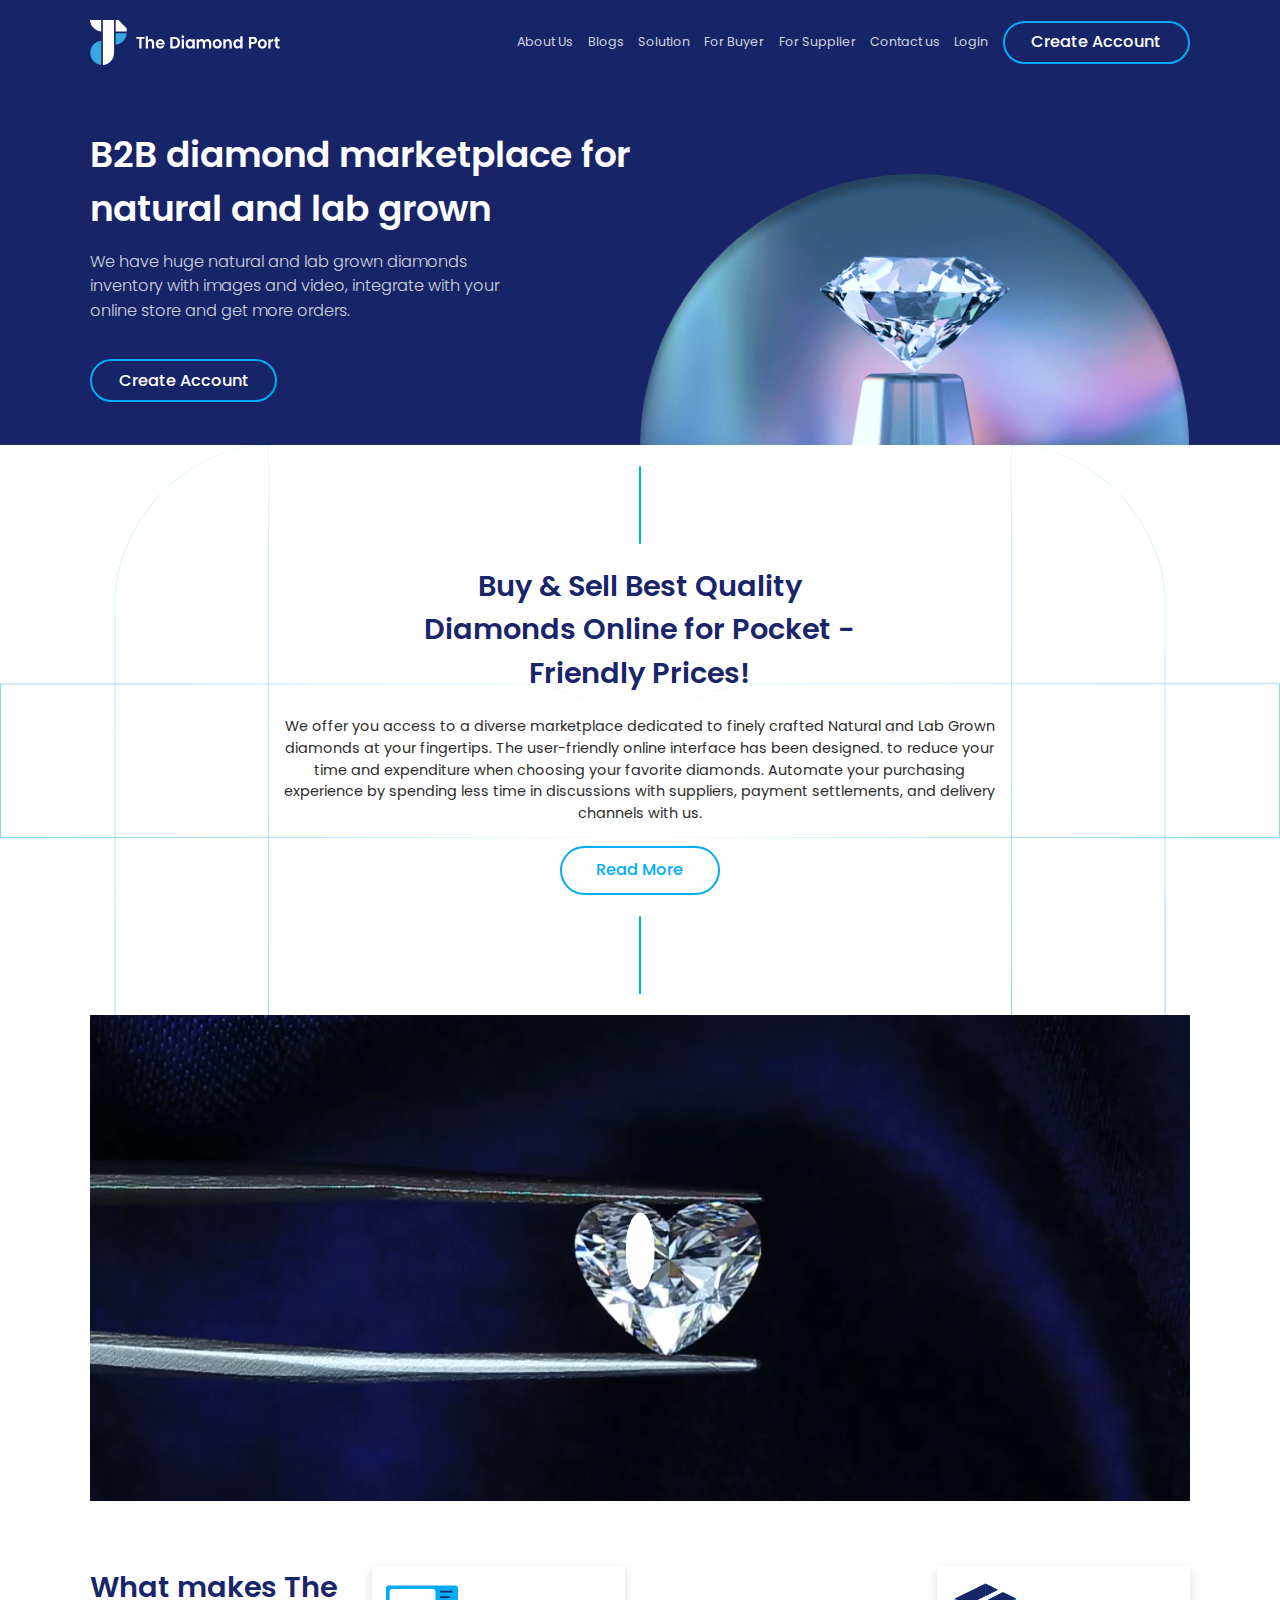
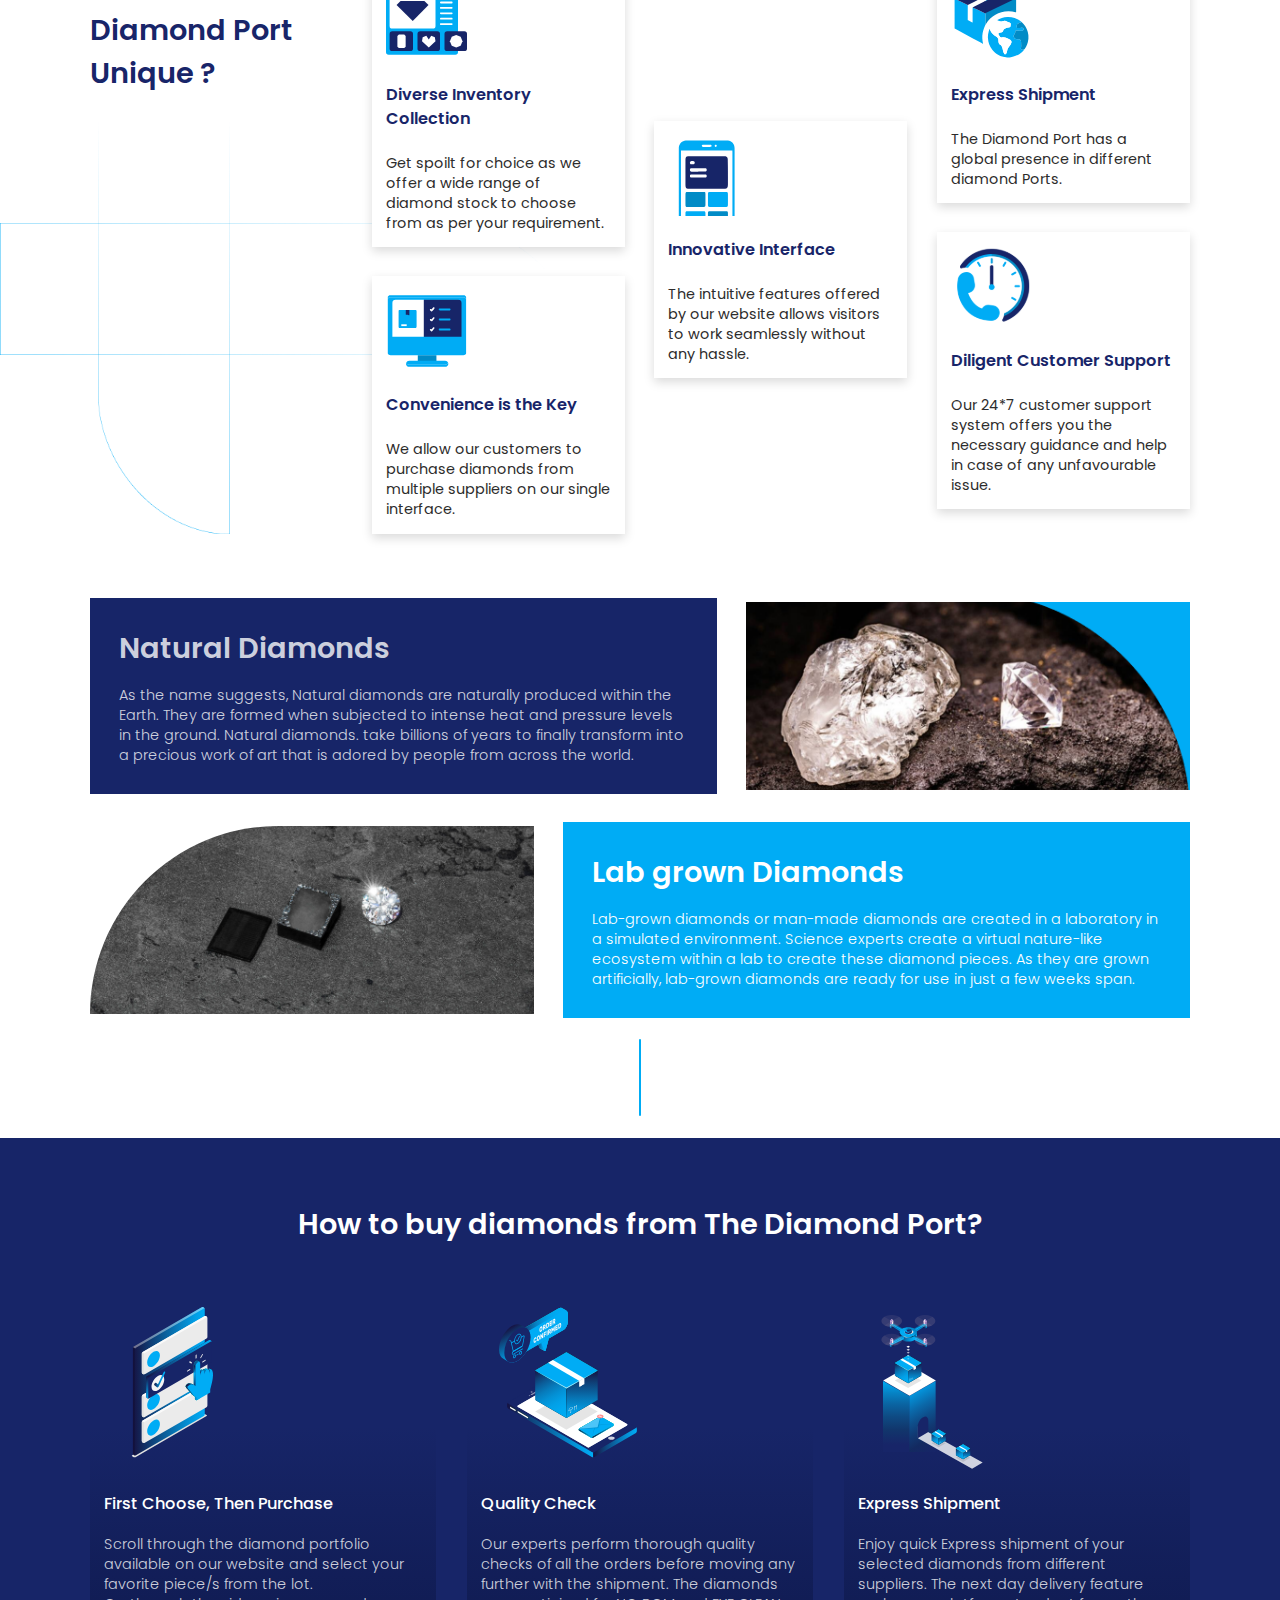
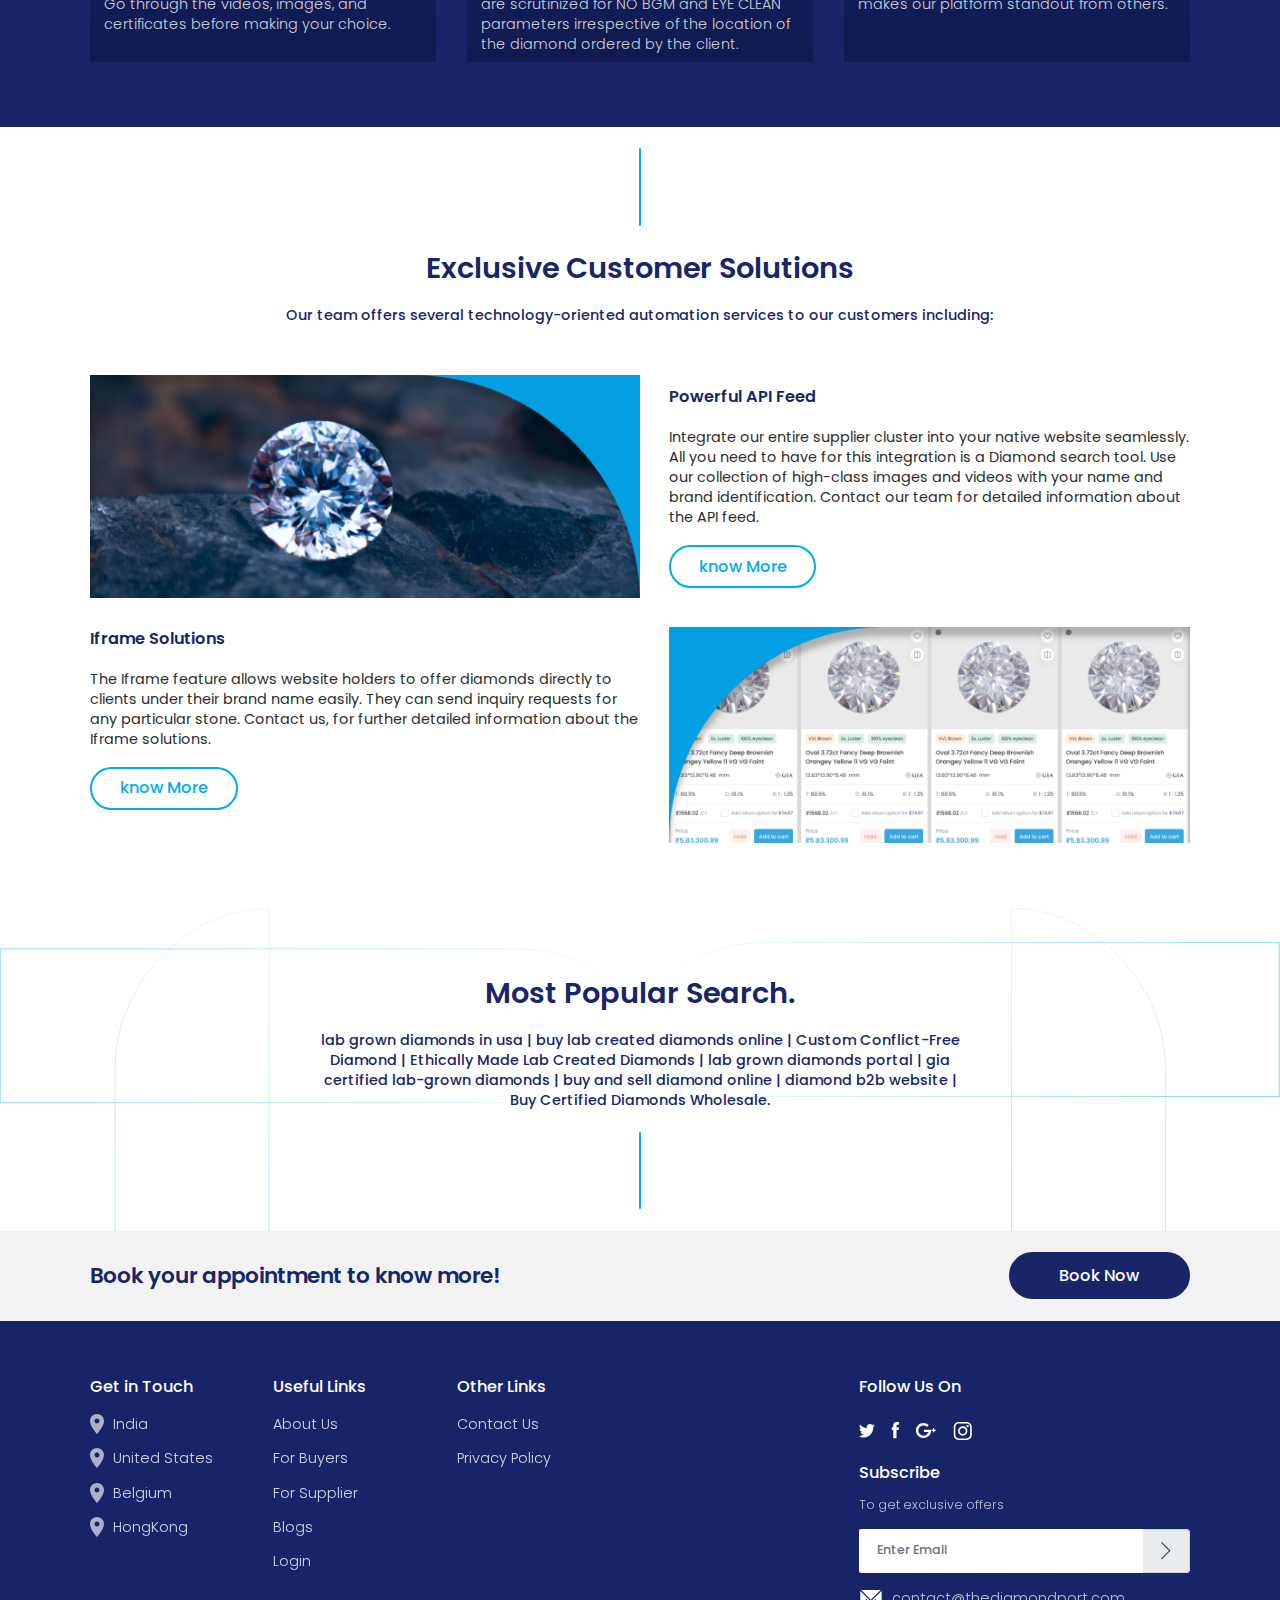
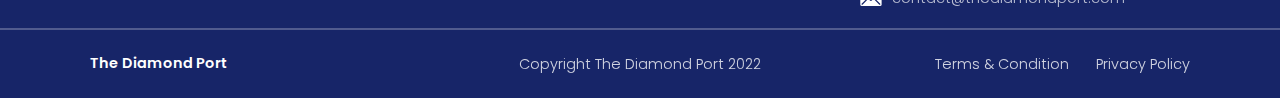
<file: pages/Index.html>
<!DOCTYPE html>
<html lang="en">

<head>
    <meta charset="UTF-8">
    <meta http-equiv="X-UA-Compatible" content="IE=edge">
    <meta name="viewport" content="width=device-width, initial-scale=1.0">
    <title>Landing Page</title>

    <link rel="icon" type="image" href="../assets/images/logo.svg">
    <!-- Bootstrap -->
    <link rel="stylesheet" href="../assets/css/bootstrap.min.css">
 
    <!-- style.css -->
    <link rel="stylesheet" href="../assets/css/style.css">
    <link rel="stylesheet" href="../assets/css/responsive.css">

</head>

<body class="LandingPage">
    <div class="nav-blacklayer"></div>
    <!-- Navbar Start -->
    <nav class="navbar">
        <div class="containerX">
            <div class="row align-items-center justify-content-between">
                <div class="col-auto col-lg-2 ps-0 p-0">
                    <div class="nav-logo">
                        <a href="Index.html" class="d-flex align-items-center">
                            <img src="../assets/images/logo.svg" alt="" class="img-fluid">
                            <img src="../assets/images/the-diamond-port.svg" alt="" class="scroll-hide">
                        </a>
                    </div>
                </div>

                <div class="col-auto col-lg-10 pe-0">
                    <div class="d-flex align-items-center justify-content-end">
                        <div class="order-lg-2">
                            <ul class="d-flex justify-content-end align-items-center right-nav">
                                <li class="nav-icon">
                                    <a href="register-now.html"
                                        class="theme-btn text-white d-none d-lg-inline-flex AccountBtn mt-0">
                                        Create Account
                                    </a>
                                </li>
                            </ul>
                        </div>

                        <div>
                            <ul class="nav-menu">
                                <li class="nav-item">
                                    <a href="About-Us.html" class="nav-link">About Us</a>
                                </li>
                                <li class="nav-item">
                                    <a href="#" class="nav-link">Blogs</a>
                                </li>
                                <li class="nav-item">
                                    <a href="solution.html" class="nav-link">Solution</a>
                                </li>
                                <li class="nav-item">
                                    <a href="for-buyer.html" class="nav-link">For Buyer</a>
                                </li>
                                <li class="nav-item">
                                    <a href="for-supplier.html" class="nav-link">For Supplier</a>
                                </li>
                                <li class="nav-item">
                                    <a href="contact-us.html" class="nav-link">Contact us</a>
                                </li>
                                <li class="nav-item">
                                    <a href="login.html" class="nav-link">Login</a>
                                </li>
                            </ul>
                            <div class="hamburger p-0">
                                <span class="bar"></span>
                                <span class="bar"></span>
                                <span class="bar"></span>
                            </div>
                        </div>
                    </div>
                </div>
            </div>
        </div>
    </nav>

    <!-- Banner -->
    <section class="main-banner ">
        <div class="containerX">
            <div class="row">
                <div class=" col-12 col-lg-6  text-center text-lg-start p-0 order-2 order-lg-1">
                    <div class="banner-content">
                        <h2>B2B diamond marketplace for natural and lab grown</h2>
                        <h6>
                            We have huge natural and lab grown diamonds <br class="d-none d-xxl-block">inventory with
                            images and video, integrate
                            with
                            your<br class="d-none d-xxl-block">
                            online store and get more orders.
                        </h6>
                        <a href="#" class="theme-btn AccountBtn text-white">
                            Create Account
                        </a>
                    </div>
                </div>

                <div
                    class="col-12 col-lg-6 banner-img  d-flex align-items-end justify-content-lg-end p-0 order-1 order-lg-2">
                    <img src="../assets/images/banner.png" alt="" class="img-fluid d-none d-lg-block">
                    <!-- <img src="../assets/images/home-mob-back-2.png" alt="" class="img-fluid d-lg-none"> -->
                </div>

            </div>
        </div>
    </section>

    <!-- Buy & Sell -->
    <section class="BuySell">
        <div class="containerX">
            <div class="row justify-content-center">
                <div class="col-12 col-sm-9 col-md-6 col-lg-5 text-center p-0">
                    <div class="SectionLine"></div>
                    <h4>
                        Buy & Sell Best Quality Diamonds Online for Pocket - Friendly Prices!
                    </h4>
                </div>

                <div class="col-12 col-md-10 col-lg-8 text-center p-0 BuySell-content">
                    <h6>
                        We offer you access to a diverse marketplace dedicated to finely crafted Natural and Lab Grown
                        diamonds at your fingertips. The user-friendly online interface has been designed.
                        <span class="d-lg-inline hide-content">to reduce your
                            time and expenditure when choosing your favorite diamonds. Automate your purchasing
                            experience
                            by spending less time in discussions with suppliers, payment settlements, and delivery
                            channels
                            with us.</span>
                    </h6>
                    <a href="#" class="theme-btn ReadMore ">
                        Read More
                    </a>
                    <div class="SectionLine"></div>
                </div>
            </div>
        </div>
    </section>

    <!-- Video -->
    <section>
        <div class="containerX">
            <div class="row">
                <div class="col-12 video-div p-0">
                    <div class="d-block position-relative videoback">
                        <video loop>
                            <source src="../assets/images/diamond-video.mp4" />
                        </video>
                        <button class="video-control">
                            <span class="video-control-play">
                                <span class="video-control-symbol" aria-hidden="true"><i
                                        class="ri-play-fill"></i></span>
                            </span>
                            <span class="video-control-pause">
                                <span class="video-control-symbol" aria-hidden="true"><i
                                        class="ri-pause-fill"></i></span>
                            </span>
                        </button>
                    </div>
                </div>
            </div>
        </div>
    </section>

    <!-- Unique Port -->
    <section class="UniquePort">
        <div class="containerX">
            <div class="row justify-content-center">
                <div class="col-12 col-md-10  d-lg-none PortUnique-heading-re">
                    <ul class="text-center">
                        <li class="PortUnique-heading">
                            <h4 class="Port-Heading">What makes The Diamond Port Unique ?</h4>
                        </li>
                    </ul>
                </div>
                <div class="col-12 p-0">
                    <ul class="PortUnique-main d-flex justify-content-between">
                        <li class="PortUnique-heading d-none d-lg-block">
                            <h4 class="Port-Heading">What makes The Diamond Port Unique ?</h4>
                        </li>

                        <li class="uniquecard-column-1">
                            <div class="UniqueCard UniqueCard-1">
                                <div class="UniqueCard-img">
                                    <img src="../assets/images/inventory-collection.svg" alt="" class="img-fluid">
                                </div>
                                <h6>
                                    Diverse Inventory Collection
                                </h6>
                                <p>
                                    Get spoilt for choice as we offer a wide range of diamond stock to choose from
                                    as
                                    per your
                                    requirement.
                                </p>
                            </div>
                            <div class="UniqueCard UniqueCard-2 mb-0">
                                <div class="UniqueCard-img">
                                    <img src="../assets/images/convenience.svg" alt="" class="img-fluid">
                                </div>
                                <h6>
                                    Convenience is the Key
                                </h6>
                                <p>
                                    We allow our customers to purchase diamonds from multiple suppliers on our
                                    single
                                    interface.
                                </p>
                            </div>
                        </li>

                        <li class="uniquecard-column-2">
                            <div class="UniqueCard UniqueCard-3">
                                <div class="UniqueCard-img">
                                    <img src="../assets/images/innovative-interface.svg" alt="" class="img-fluid">
                                </div>
                                <h6>Innovative Interface</h6>
                                <p>
                                    The intuitive features offered by our website allows visitors to work seamlessly
                                    without any
                                    hassle.
                                </p>
                            </div>
                        </li>

                        <li class="uniquecard-column-3">
                            <div class="UniqueCard UniqueCard-4 me-0">
                                <div class=" UniqueCard-img">
                                    <img src="../assets/images/express-shipment.svg" alt="" class="img-fluid">
                                </div>
                                <h6>Express Shipment</h6>
                                <p>The Diamond Port has a global presence in different diamond Ports.</p>
                            </div>

                            <div class="UniqueCard UniqueCard-5  mb-0">
                                <div class="UniqueCard-img">
                                    <img src="../assets/images/customer-support.svg" alt="" class="img-fluid">
                                </div>
                                <h6>Diligent Customer Support</h6>
                                <p>Our 24*7 customer support system offers you the necessary guidance and help in
                                    case
                                    of any
                                    unfavourable issue.</p>
                            </div>
                        </li>
                    </ul>
                </div>
            </div>
        </div>
    </section>

    <!-- Natural Diamonds -->
    <section>
        <div class="containerX">
            <div class="row align-items-center NaturalDiamonds-row">
                <div class="col-12 col-md-7 col-xl-7 p-0 order-2 order-md-1">
                    <div class="NaturalDiamonds ">
                        <div>
                            <h4> Natural Diamonds</h4>
                            <p>As the name suggests, Natural diamonds are naturally produced within the Earth. They are
                                formed when subjected to intense heat and pressure levels in the ground.
                                <span class="hide-content"> Natural
                                    diamonds. take billions of years to finally transform into a
                                    precious work of art that is adored
                                    by
                                    people from across the world.</span>
                                <span class="READ_MORE d-lg-none">Read
                                    More...</span>
                            </p>
                        </div>
                    </div>
                </div>

                <div class="col-12 col-md-5 col-xl-5 p-0 text-lg-end order-1 order-md-2">
                    <div class="NaturalDiamonds-img">
                        <img src="../assets/images/natural-diamonds-img.png" alt="" class="img-fluid">

                    </div>
                </div>
            </div>
        </div>
    </section>

    <!-- Lab-grown Diamonds -->
    <section>
        <div class="containerX">
            <div class="row align-items-center">
                <div class=" col-12 col-md-5 col-xl-5 p-0">
                    <div class="LabgrownDiamonds-img">
                        <!-- <img src="../assets/images/Lab-grown.png" alt="" class="img-fluid"> -->
                        <img src="../assets/images/lab-grown.jpg" alt="" class="img-fluid">
                    </div>
                </div>

                <div class="col-12 col-md-7 col-xl-7 p-0  order-1 order-md-2">
                    <div class="LabgrownDiamonds">
                        <div>
                            <h4>Lab grown Diamonds </h4>
                            <p> Lab-grown diamonds or man-made diamonds are created in a laboratory in a simulated
                                environment. Science experts create a virtual nature-like ecosystem <span
                                    class=" d-lg-inline hide-content">within a lab to
                                    create these diamond pieces. As they are grown artificially, lab-grown diamonds are
                                    ready for use in just a few weeks span.</span>

                                <span class="text-white READ_MORE readmore-content d-block d-lg-none">Read
                                    More...</span>
                            </p>
                        </div>
                    </div>
                </div>
            </div>
            <div class="SectionLine"></div>
        </div>
    </section>

    <!-- How to buy diamonds from The Diamond Port? -->

    <section class="DiamondPort">
        <div class="containerX">
            <div class="row ">
                <div class="col-12 text-center">
                    <h4>How to buy diamonds from The Diamond Port?</h4>
                </div>
            </div>
            <div class="row DiamondPort-card-row justify-content-between">
                <div class="col-12 col-md-4 p-0 DiamondPortcard-column-1">
                    <div class="DiamondPort-card">
                        <div class="DiamondPortcard-img">
                            <img src="../assets/images/first-choice.svg" alt="" class="img-fluid">
                        </div>
                        <h6>First Choose, Then Purchase</h6>
                        <p>Scroll through the diamond portfolio<br class="d-none d-xl-block"> available on our website
                            and select your<br class="d-none d-xl-block">
                            favorite
                            piece/s
                            from the lot.<br class="d-none d-xl-block">
                            Go through the videos, images, and<br class="d-none d-xl-block">certificates before making
                            your choice.
                        </p>
                    </div>
                </div>

                <div class="col-12 col-md-4 p-0 DiamondPortcard-column-2">
                    <div class="DiamondPort-card">
                        <div class="DiamondPortcard-img">
                            <img src="../assets/images/quality-check.svg" alt="" class="img-fluid">
                        </div>
                        <h6>Quality Check</h6>
                        <p>
                            Our experts perform thorough quality checks of all the orders before moving any further with
                            the
                            shipment. The diamonds are scrutinized for NO BGM and EYE CLEAN parameters irrespective of
                            the location of the diamond ordered by the client.
                        </p>
                    </div>
                </div>

                <div class="col-12 col-md-4 p-0 DiamondPortcard-column-3">
                    <div class="DiamondPort-card">
                        <div class="DiamondPortcard-img">
                            <img src="../assets/images/diamond-port.svg" alt="" class="img-fluid">
                        </div>
                        <h6>Express Shipment</h6>
                        <p>
                            Enjoy quick Express shipment of your selected diamonds from different suppliers. The next
                            day
                            delivery feature makes our platform standout from others.
                        </p>
                    </div>
                </div>
            </div>
        </div>
    </section>

    <!-- Exclusive Customer Solutions -->
    <section class="ExclusiveCustomer">
        <div class="containerX">
            <div class="row justify-content-center">
                <div class="col-11 text-center CustomerSolutions-heading">
                    <div class="SectionLine"></div>
                    <h4>Exclusive Customer Solutions</h4>
                    <p>Our team offers several technology-oriented automation services to our customers including:</p>
                </div>

                <div class="col-12  powerful-api-col p-0">
                    <div class="row align-items-center">
                        <div class="col-12 col-md-6 p-0">
                            <div class="PowerfulAPI-img">
                                <img src="../assets/images/powerful-api-feed.png" alt="" class="img-fluid">
                            </div>
                        </div>

                        <div class="col-12 col-md-6 p-0 ">
                            <div class="PowerfulAPI-content">
                                <h6>Powerful API Feed</h6>
                                <p>
                                    Integrate our entire supplier cluster into your native website seamlessly. All you
                                    need
                                    to have for this integration is a Diamond search tool. <span
                                        class="d-none d-lg-inline"> Use our collection of
                                        high-class
                                        images and videos with your name and brand identification. Contact our team for
                                        detailed
                                        information about the API feed.</span>
                                </p>
                                <a href="#" class="KnowMore theme-btn ">know More</a>
                            </div>
                        </div>
                    </div>
                </div>

                <div class="col-12 Solutions-main-div  p-0">
                    <div class="row Solutions-row">
                        <div class="col-12 col-md-6 p-0 order-2 order-md-1">
                            <div class="PowerfulAPI-content">
                                <h6>Iframe Solutions</h6>
                                <p>
                                    The Iframe feature allows website holders to offer diamonds directly to clients
                                    under their brand name easily. They can send inquiry requests for any particular
                                    stone. <span class="d-none d-lg-inline">Contact us, for further detailed information
                                        about the Iframe solutions.</span>
                                </p>
                                <a href="#" class="KnowMore theme-btn">know More</a>
                            </div>
                        </div>

                        <div class="col-12 col-md-6 p-0 order-1 order-md-2">
                            <div class="PowerfulAPI-img PowerfulAPI-img-2">
                                <img src="../assets/images/iframe-solutions.png" alt="" class="img-fluid">
                            </div>
                        </div>
                    </div>
                </div>
            </div>
        </div>
    </section>

    <!-- Most Popular Search. -->
    <section class="MostSearch">
        <div class="containerX">
            <div class="row justify-content-center">
                <div class="col-12 d-lg-none">
                    <div class="SectionLine"></div>
                </div>
                <div class="col-12 col-sm-10 col-lg-7 MostSearch-heading text-center p-0">
                    <h4>Most Popular Search.</h4>
                    <p>lab grown diamonds in usa | buy lab created diamonds online | Custom Conflict-Free Diamond |
                        Ethically Made Lab Created Diamonds | lab grown diamonds portal | gia certified lab-grown
                        diamonds | buy and sell diamond online | diamond b2b website | Buy Certified Diamonds
                        Wholesale.</p>
                </div>
                <div class="col-12">
                    <div class="SectionLine"></div>
                </div>
            </div>
        </div>
    </section>

    <!-- Book your appointment to know more! -->
    <section class="Bookappoinment">
        <div class="containerX">
            <div class="row">
                <div class="col-12 Appoinment-content">
                    <h5>Book your appointment to know more!</h5>
                    <a href="#" class="theme-btn BookNow">
                        Book Now
                    </a>
                </div>
            </div>
        </div>
    </section>


    <!-- Footer -->
    <footer class="footer-bg d-none d-sm-block">
        <div class="containerX">
            <div class="row text-white">
                <div class="col-6 col-sm-6 col-md-3 col-lg-2 footer-list p-0 order-md-1 order-md-1">
                    <h6>Get in Touch</h6>
                    <ul class=" location-city">
                        <li><a href="#"><img src="../assets/images/loaction.svg" class="me-3" alt=""> India</a></li>
                        <li><a href="#"><img src="../assets/images/loaction.svg" class="me-3" alt=""> United States</a>
                        </li>
                        <li><a href="#"><img src="../assets/images/loaction.svg" class="me-3" alt=""> Belgium</a></li>
                        <li><a href="#"><img src="../assets/images/loaction.svg" class="me-3" alt=""> HongKong</a></li>
                    </ul>
                </div>

                <div class="col-sm-6 col-md-2 footer-list p-0 d-none d-sm-inline order-md-3 order-lg-2 ">
                    <h6>Useful Links</h6>
                    <ul class=" location-city">
                        <li><a href="About-Us.html">About Us</a></li>
                        <li><a href="for-buyer.html">For Buyers</a></li>
                        <li><a href="for-supplier.html">For Supplier</a></li>
                        <li><a href="#"> Blogs</a></li>
                        <li><a href="login.html"> Login</a></li>
                    </ul>
                </div>
                <div class="col-6 col-sm-6 col-md-2  col-md-2 footer-list p-0 order-md-2 order-md-3 mt-sm-5 mt-md-0">
                    <h6>Other Links</h6>
                    <ul class=" location-city">
                        <li><a href="contact-us.html"> Contact Us</a></li>
                        <li><a href="Privacy-Policy.html"> Privacy Policy</a></li>
                        <li class="d-lg-none text-nowrap"><a href="Terms&Conditions.html"> Terms & Condition</a></li>
                    </ul>
                </div>

                <div
                    class="col-12 col-sm-6 col-md-5 col-lg-6 footer-list d-flex justify-content-md-end p-0 mt-5 mt-md-0 order-4">
                    <div class="text-center text-sm-start FollowUs-mail">
                        <h6 class="FollowUsOn">Follow Us On</h6>
                        <ul class=" location-city social-icon">
                            <li>
                                <a href="#">
                                    <img src="../assets/images/twitter.svg" alt="" class="img-fluid">
                                </a>
                            </li>
                            <li>
                                <a href="#">
                                    <img src="../assets/images/facebook.svg" alt="" class="img-fluid">
                                </a>
                            </li>
                            <li>
                                <a href="#">
                                    <img src="../assets/images/google-plus.svg" alt="" class="img-fluid">
                                </a>
                            </li>
                            <li>
                                <a href="#">
                                    <img src="../assets/images/instagram.svg" alt="" class="img-fluid">
                                </a>
                            </li>


                        </ul>
                        <div class="footer-input">
                            <h6 class="FollowUsOn">Subscribe</h6>
                            <p class="mt-3">To get exclusive offers</p>

                            <form action="#" class="input-group" name="footermail">
                                <input type="email" class="form-control" placeholder="Enter Email" name="fmail"
                                    required>
                                <button type="submit">
                                    <span class="input-group-text">
                                        <img src="../assets/images/footer-mail-arrow.svg" alt="" class="img-fluid">
                                    </span>
                                </button>
                            </form>

                        </div>

                        <div class="mt-4 mail-contact">
                            <p class="d-flex align-items-center justify-content-center justify-content-sm-start"><img
                                    src="../assets/images/mail.svg" class="me-3"
                                    alt=""><span>contact@thediamondport.com</span>
                            </p>
                        </div>
                    </div>
                </div>
            </div>
        </div>
        <hr>
        <div class="containerX">
            <div class="row text-white align-items-center opacity-div">
                <div class="col-12 col-sm-6 col-lg-4 p-0 text-center text-sm-start">
                    <h5>The Diamond Port</h5>
                </div>
                <div class="col-12 col-sm-6 col-lg-4 p-0 text-center text-sm-end text-lg-center opacity-div">
                    <p>Copyright The Diamond Port 2022</p>
                </div>
                <div class="col-4 p-0 opacity-div d-none d-lg-block">
                    <ul class="d-flex justify-content-end">
                        <li class="mx-4"><a href="Terms&Conditions.html" class="text-white">Terms & Condition</a></li>
                        <li class="ms-4"><a href="Privacy-Policy.html" class="text-white">Privacy Policy</a></li>
                    </ul>
                </div>
            </div>
        </div>
    </footer>

    <!-- Footer Mobile -->
    <footer class="footer-bg d-sm-none">
        <div class="accordion" id="accordionExample">
            <div class="accordion-item ">
                <div class="accordion-header footer-list" id="headingOne">
                    <h6 class="accordion-button" data-bs-toggle="collapse" data-bs-target="#collapseOne"
                        aria-expanded="true" aria-controls="collapseOne">
                        Get in Touch
                    </h6>
                </div>
                <div id="collapseOne" class="accordion-collapse collapse show" aria-labelledby="headingOne"
                    data-bs-parent="#accordionExample">
                    <div class="accordion-body">
                        <ul class=" location-city">
                            <li><a href="#"><img src="../assets/images/loaction.svg" class="me-3" alt="">India</a>
                            </li>
                            <li><a href="#"><img src="../assets/images/loaction.svg" class="me-3" alt=""> United
                                    States</a>
                            </li>
                            <li><a href="#"><img src="../assets/images/loaction.svg" class="me-3" alt="">
                                    Belgium</a></li>
                            <li><a href="#"><img src="../assets/images/loaction.svg" class="me-3" alt="">
                                    HongKong</a></li>
                        </ul>
                    </div>
                </div>
            </div>
            <div class="accordion-item">
                <div class="accordion-header footer-list" id="headingTwo">
                    <h6 class="accordion-button collapsed" data-bs-toggle="collapse" data-bs-target="#collapseTwo"
                        aria-expanded="false" aria-controls="collapseTwo">
                        Useful Links
                    </h6>
                </div>
                <div id="collapseTwo" class="accordion-collapse collapse" aria-labelledby="headingTwo"
                    data-bs-parent="#accordionExample">
                    <div class="accordion-body">
                        <ul class=" location-city">
                            <li><a href="About-Us.html">About Us</a></li>
                            <li><a href="for-buyer.html">For Buyers</a></li>
                            <li><a href="for-supplier.html">For Supplier</a></li>
                            <li><a href="#"> Blogs</a></li>
                            <li><a href="login.html"> Login</a></li>
                        </ul>
                    </div>
                </div>
            </div>
            <div class="accordion-item">
                <div class="accordion-header footer-list" id="headingThree">
                    <h6 class="accordion-button collapsed" data-bs-toggle="collapse" data-bs-target="#collapseThree"
                        aria-expanded="false" aria-controls="collapseThree">
                        Privacy Policy
                    </h6>
                </div>
                <div id="collapseThree" class="accordion-collapse collapse" aria-labelledby="headingThree"
                    data-bs-parent="#accordionExample">
                    <div class="accordion-body">
                        <ul class=" location-city">
                            <li><a href="contact-us.html"> Contact Us</a></li>
                            <li><a href="Privacy-Policy.html"> Privacy Policy</a></li>
                            <li class="d-lg-none text-nowrap"><a href="Terms&Conditions.html"> Terms & Condition</a>
                            </li>
                        </ul>
                    </div>
                </div>
            </div>
            <div class="followUs-footer">
                <div class="footer-list">
                    <div class="text-center text-sm-start FollowUs-mail">
                        <h6 class="FollowUsOn">Follow Us On</h6>
                        <ul class=" location-city social-icon">
                            <li>
                                <a href="#">
                                    <img src="../assets/images/twitter.svg" alt="" class="img-fluid">
                                </a>
                            </li>
                            <li>
                                <a href="#">
                                    <img src="../assets/images/facebook.svg" alt="" class="img-fluid">
                                </a>
                            </li>
                            <li>
                                <a href="#">
                                    <img src="../assets/images/google-plus.svg" alt="" class="img-fluid">
                                </a>
                            </li>
                            <li>
                                <a href="#">
                                    <img src="../assets/images/instagram.svg" alt="" class="img-fluid">
                                </a>
                            </li>
                        </ul>
                        <div class="footer-input">
                            <h6 class="FollowUsOn">Subscribe</h6>
                            <p class="mt-3">To get exclusive offers</p>

                            <form action="#" class="input-group" name="mobilemail">
                                <input type="email" class="form-control" placeholder="Enter Email" name="mobmail"
                                    required>
                                <button type="submit">
                                    <span class="input-group-text">
                                        <img src="../assets/images/footer-mail-arrow.svg" alt="" class="img-fluid">
                                    </span>
                                </button>
                            </form>
                        </div>
                    </div>
                </div>
            </div>
        </div>
        <div class="containerX">
            <div class="row text-white align-items-center opacity-div">
                <div class="col-12 col-sm-6 col-lg-4 mb-2 p-0 text-center text-sm-start">
                    <h5>The Diamond Port</h5>
                </div>
                <div class="col-12 col-sm-6 col-lg-4 p-0 text-center text-sm-end text-lg-center opacity-div">
                    <p>Copyright The Diamond Port 2022</p>
                </div>
                <div class="col-4 p-0 opacity-div d-none d-lg-block">
                    <ul class="d-flex justify-content-end">
                        <li class="mx-4"><a href="Terms&Conditions.html" class="text-white">Terms & Condition</a></li>
                        <li class="ms-4"><a href="Privacy-Policy.html" class="text-white">Privacy Policy</a></li>
                    </ul>
                </div>
            </div>
        </div>
    </footer>

    <!-- jquery-3.6.0 -->
    <script src="../assets/js/jquery-3.6.0.min.js"></script>

    <!-- Bootstrap -->
    <script src="../assets/js/bootstrap.bundle.min.js"></script>

    <!-- Coustam js -->
    <script src="../assets/js/script.js"></script>

    <script>

        // Video Play
        var vid = document.getElementById("myVideo")
        function playVid() {
            vid.play();
            $()
        }
        const videoElement = document.querySelector('video');
        const playPauseButton = document.querySelector('button');
        playPauseButton.addEventListener('click', () => {
            playPauseButton.classList.toggle('playing');
            if (playPauseButton.classList.contains('playing')) {
                videoElement.play();
            }
            else {
                videoElement.pause();
            }
        });
        videoElement.addEventListener('ended', () => {
            playPauseButton.classList.remove('playing');
        });

        $(document).ready(function () {
            if ($(window).width() <= 991) {
                $('.READ_MORE').click(function () {
                    var text = $('.hide-content').is(':visible') ? 'Read More...' : 'Read Less';
                    $(this).text(text)
                    $(this).parent('p').find('.hide-content').toggle();
                });

                $('.ReadMore').click(function () {
                    var text = $('.BuySell-content > h6 > .hide-content').is(':visible') ? 'Read More' : 'Read Less';
                    $(this).text(text)
                    var f = $(this).parent('.BuySell-content').find('h6').find('.hide-content').toggle();
                });
            }
        })

    </script>
</body>

</html>
</file>
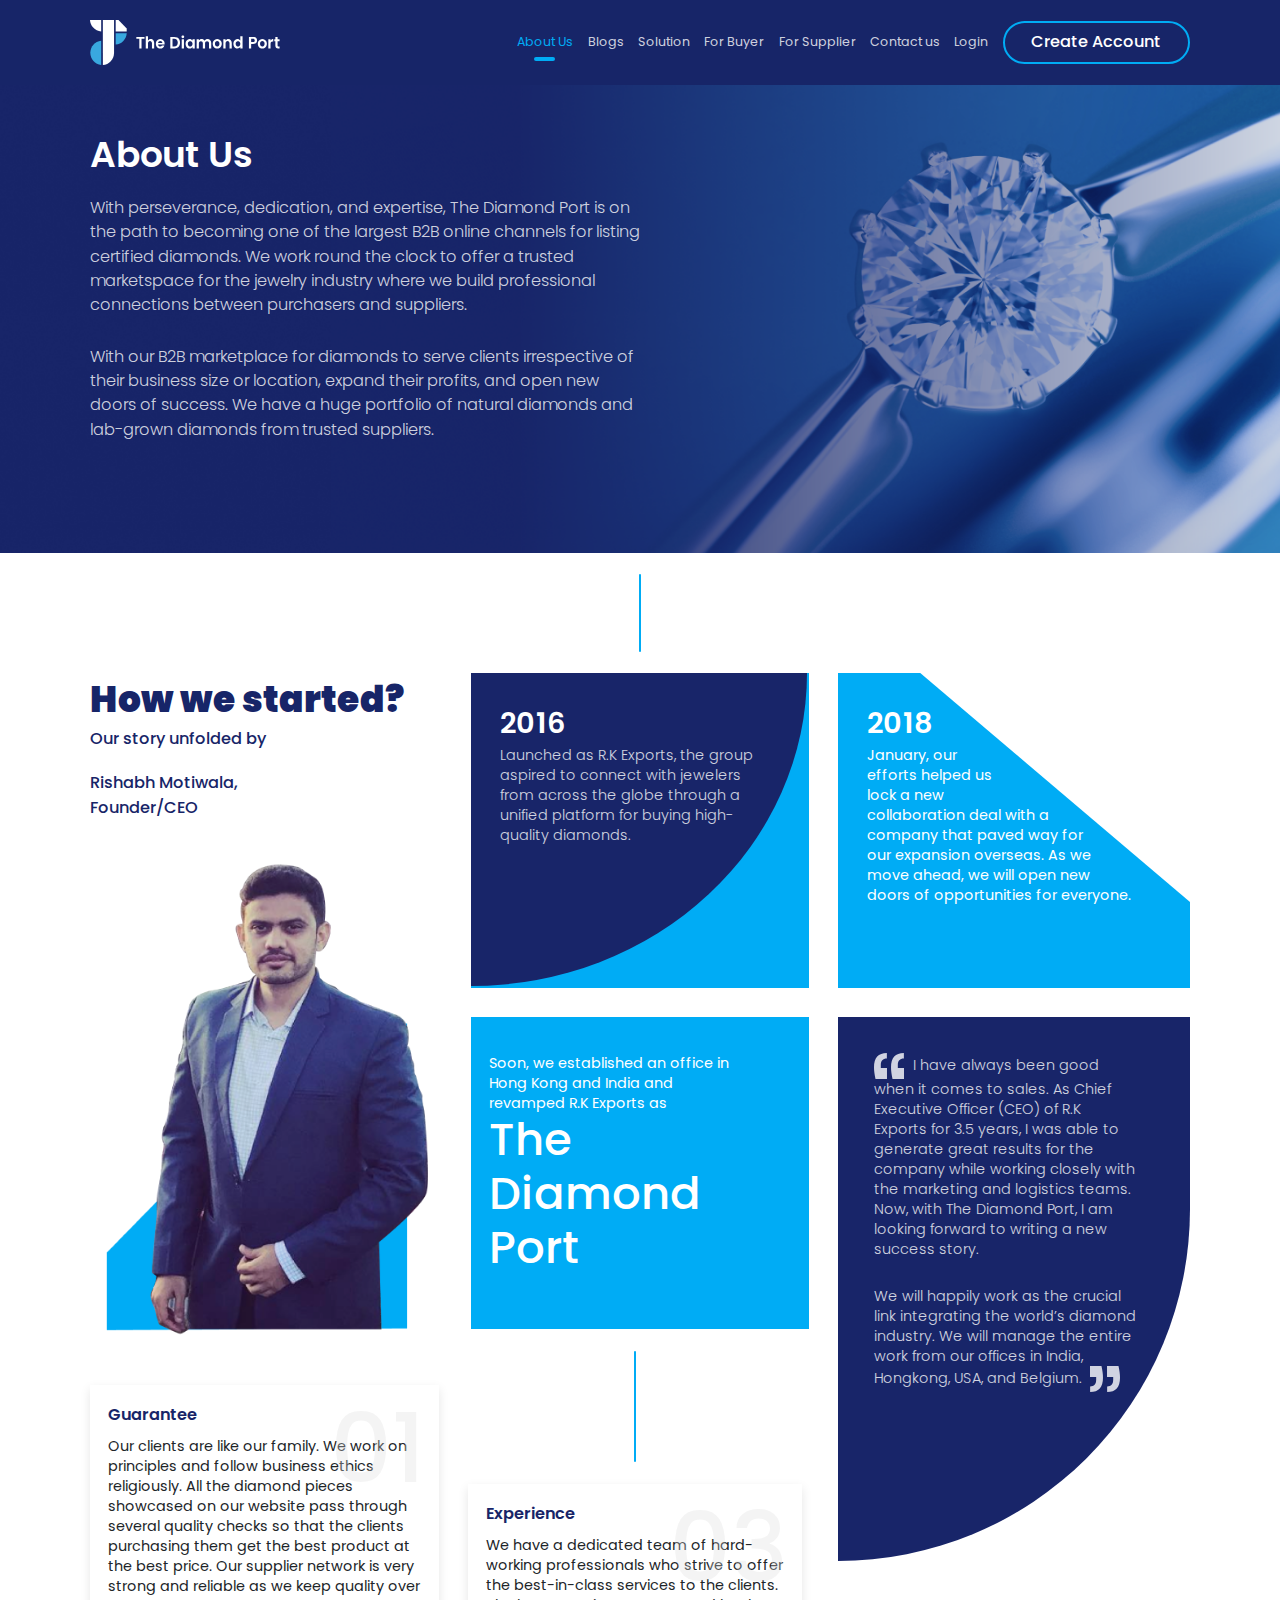
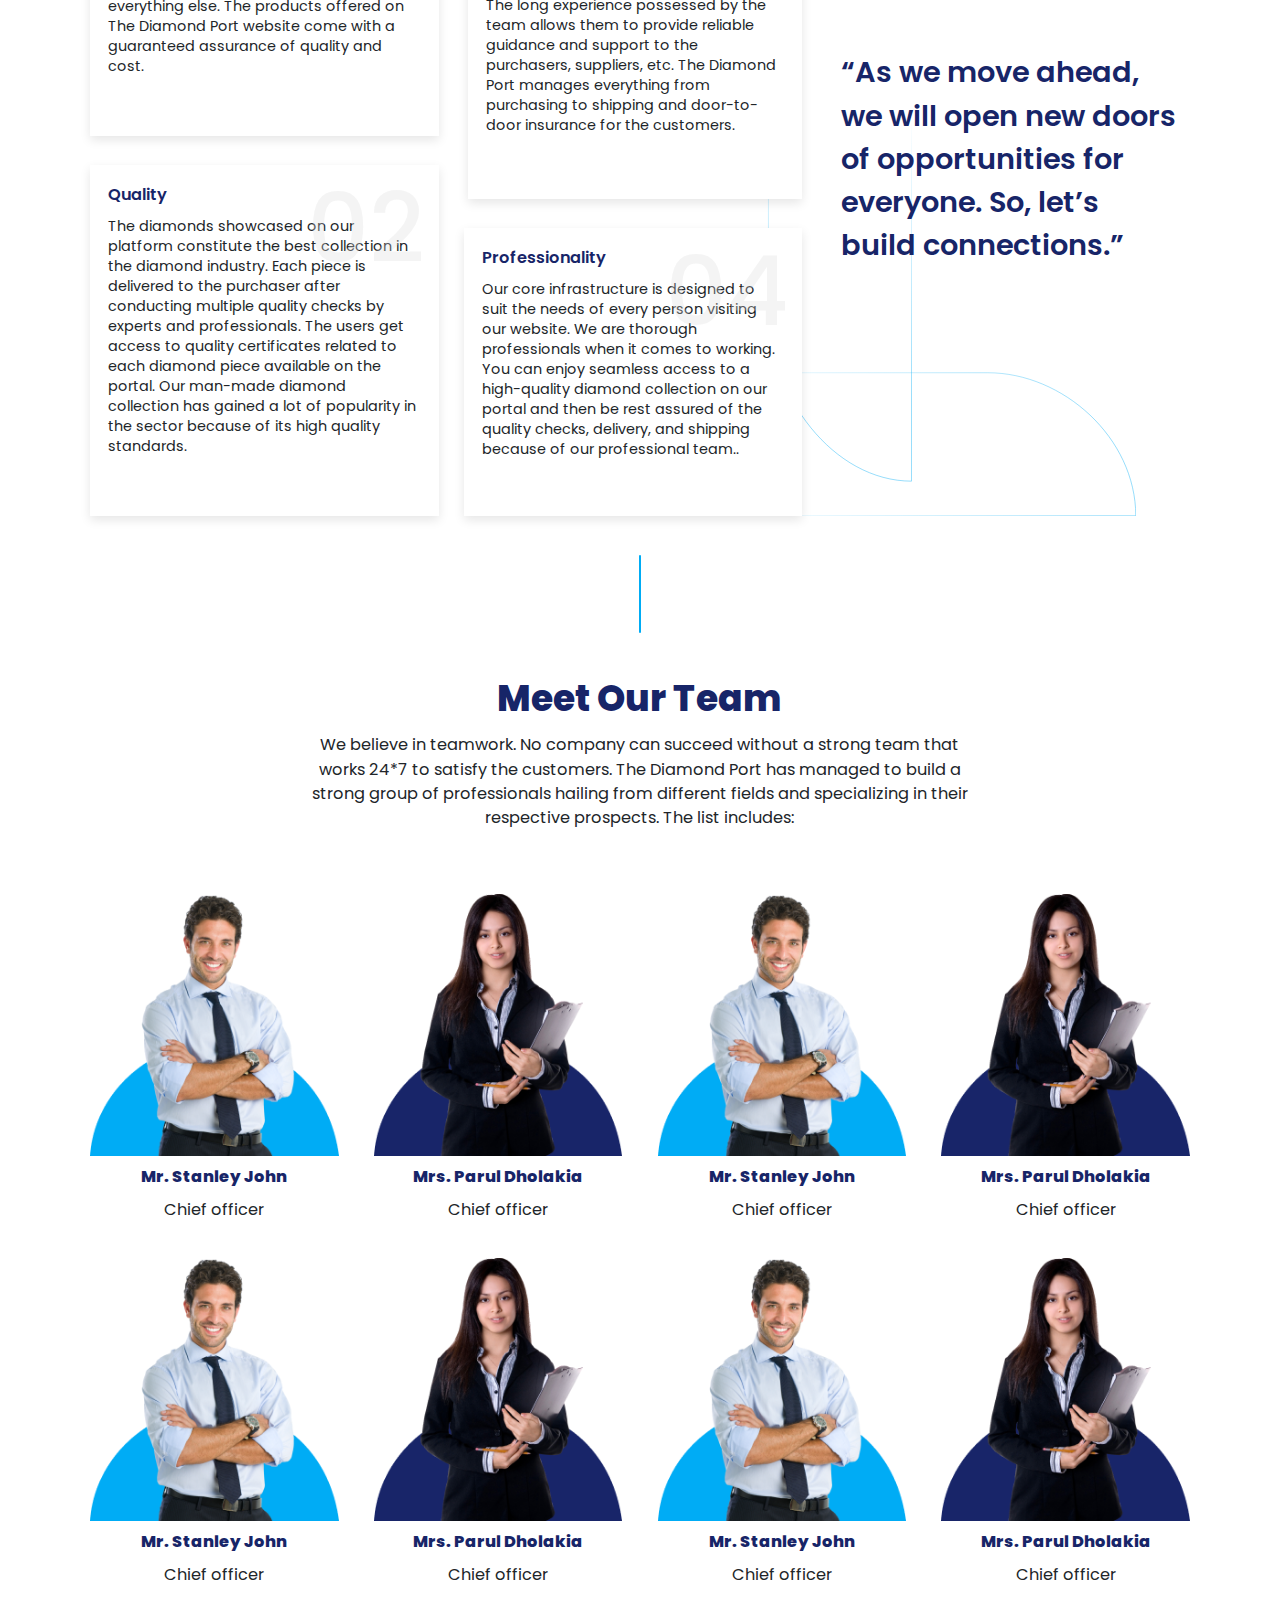
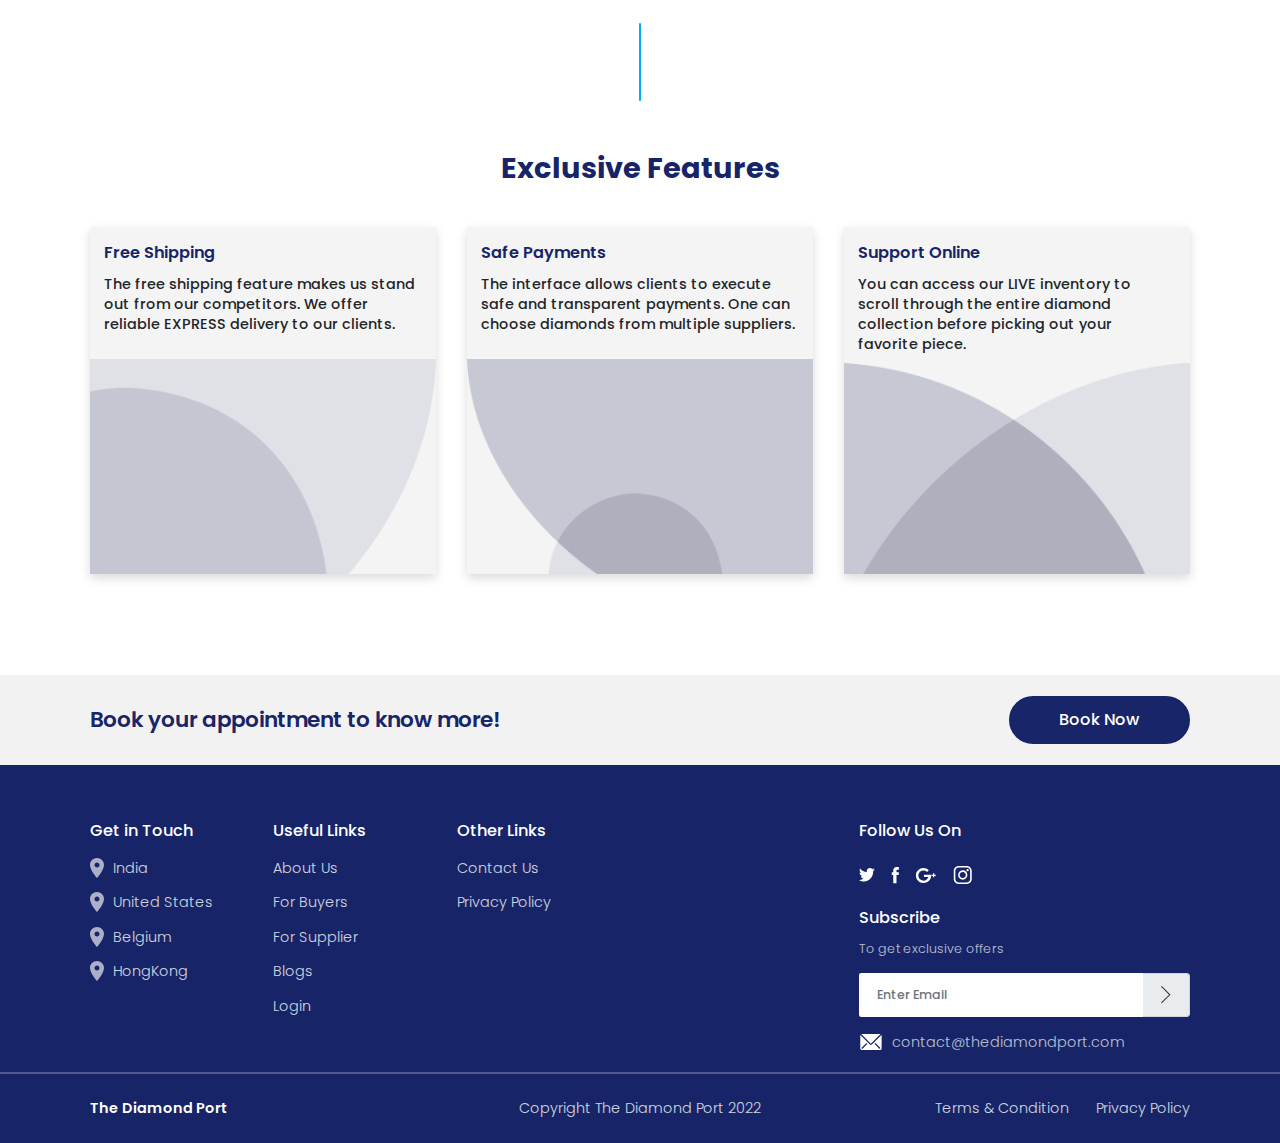
<file: pages/About-Us.html>
<!DOCTYPE html>
<html lang="en">

<head>
    <meta charset="UTF-8">
    <meta http-equiv="X-UA-Compatible" content="IE=edge">
    <meta name="viewport" content="width=device-width, initial-scale=1.0">
    <title>About Us</title>

    <link rel="icon" type="image" href="../assets/images/logo.svg">
    <!-- Bootstrap -->
    <link rel="stylesheet" href="../assets/css/bootstrap.min.css">
 
    <!-- style.css -->
    <link rel="stylesheet" href="../assets/css/style.css">
    <link rel="stylesheet" href="../assets/css/responsive.css">

</head>

<body class="About-us">
    <div class="nav-blacklayer"></div>
    <!-- Navbar Start -->
    <nav class="navbar">
        <div class="containerX">
            <div class="row align-items-center justify-content-between">
                <div class="col-4  col-lg-2 ps-0">
                    <div class="nav-logo">
                        <a href="Index.html" class="d-flex align-items-center">
                            <img src="../assets/images/logo.svg" alt="" class="img-fluid">
                            <img src="../assets/images/the-diamond-port.svg" alt="" class="scroll-hide">
                        </a>
                    </div>
                </div>

                <div class="col-auto col-lg-10 pe-0">
                    <div class="d-flex align-items-center justify-content-end">
                        <div class="order-lg-2">
                            <ul class="d-flex justify-content-end align-items-center right-nav">
                                <li class="nav-icon">
                                    <a href="register-now.html"
                                        class="theme-btn text-white d-none d-lg-inline-flex AccountBtn mt-0">
                                        Create Account
                                    </a> 
                                </li>
                            </ul>
                        </div>

                        <div>
                            <ul class="nav-menu"> 
                                <li class="nav-item">
                                    <a href="About-Us.html" class="nav-link active-nav">About Us</a>
                                </li>
                                <li class="nav-item">
                                    <a href="#" class="nav-link">Blogs</a>
                                </li>
                                <li class="nav-item">
                                    <a href="solution.html" class="nav-link">Solution</a>
                                </li>
                                <li class="nav-item">
                                    <a href="for-buyer.html" class="nav-link">For Buyer</a>
                                </li>
                                <li class="nav-item">
                                    <a href="for-supplier.html" class="nav-link">For Supplier</a>
                                </li>
                                <li class="nav-item">
                                    <a href="contact-us.html" class="nav-link">Contact us</a>
                                </li>
                                <li class="nav-item">
                                    <a href="login.html" class="nav-link">Login</a>
                                </li>
                            </ul>
                            <div class="hamburger p-0">
                                <span class="bar"></span>
                                <span class="bar"></span>
                                <span class="bar"></span>
                            </div>
                        </div>
                    </div>
                </div>
            </div>
        </div>
    </nav>


    <!-- Banner -->
    <section class="main-banner">
        <div class="containerX">
            <div class="row">
                <div class="col-12 col-md-8 col-lg-6 text-center text-md-start p-0">
                    <div class="banner-content">
                        <h2>About Us</h2>
                        <h6>With perseverance, dedication, and expertise, The Diamond Port is on the path to becoming
                            one of the largest B2B online channels for listing certified diamonds. We work round the
                            clock to offer a trusted marketspace for the jewelry industry where we build professional
                            connections between purchasers and suppliers.</h6>
                        <div class="text-white READ_MORE d-lg-none">Read More</div>
                        <h6 class="mt-5 d-none d-lg-block"> With our B2B marketplace for diamonds to serve clients
                            irrespective of their
                            business size
                            or location, expand their profits, and open new doors of success. We have a huge portfolio
                            of natural diamonds and lab-grown diamonds from trusted suppliers.</h6>
                    </div>
                </div>
            </div>
        </div>
    </section>

    <div class="cards-bg">
        <section class="containerX">
            <div class="row">
                <div class="col-12">
                    <div class="SectionLine"></div>
                </div>
            </div>


            <div class="row mt-lg-0 HWS-row">
                <div class="col-12 col-lg-8 people-card-details p-0">
                    <div class="row">
                        <div class="col-12 col-lg-6 ps-0 re-people-card-details">
                            <div class=" card-section CEO-info order-1 text-center text-sm-start">
                                <div>
                                    <h2>How we started?</h2>
                                    <div class="d-flex d-sm-block flex-wrap justify-content-center">
                                        <h6>Our story unfolded by </h6>&nbsp;
                                        <h6> Rishabh Motiwala,</h6>
                                        <h6>Founder/CEO</h6>
                                    </div>
                                </div>

                                <div class=" re-last-contant last-content d-none d-sm-block d-lg-none">
                                    <h4>“As we move ahead, we will open new doors of opportunities for everyone. So,
                                        let’s build
                                        connections.”</h4>
                                </div>
                            </div>

                            <div class="CEO-img order-2">
                                <img src="../assets/images/man.png" alt="" class="img-fluid">

                                <div class=" re-last-contant last-content d-sm-none">
                                    <h4>“As we move ahead, we will open new doors of opportunities for everyone. So,
                                        let’s build
                                        connections.”</h4>
                                </div>
                            </div>
                        </div>

                        <div class="col-12 col-lg-6 p-0">
                            <div class=" card-section recard-section">
                                <div class="year-card">
                                    <div class="year-inset">
                                        <h4>2016</h4>
                                        <p>Launched as R.K Exports, the <br class="d-none d-xxl-block"> group aspired to
                                            connect with <br class="d-none d-xxl-block">
                                            jewelers from across the <br class="d-none d-xxl-block">
                                            globe through a unified <br class="d-none d-xxl-block">
                                            platform for buying <br class="d-none d-xxl-block">
                                            high-quality diamonds.</p>
                                    </div>
                                </div>

                                <div class=" people-card-details d-lg-none">
                                    <div class="main me-0">
                                        <div class="top"></div>
                                        <div class="bottom"></div>
                                        <h4>2018</h4>
                                        <p>January, our efforts helped us lock a new collaboration deal with a company
                                            that
                                            paved way
                                            for
                                            our
                                            expansion overseas. As we
                                            move ahead, we will open new doors of opportunities for everyone.
                                        </p>
                                    </div>
                                </div>

                                <div class="SectionLine d-sm-none"></div>

                                <div class=" port-card mb-0">
                                    <p>Soon, we established an office
                                        in Hong Kong and India and
                                        revamped R.K Exports as</p>
                                    <h1>The <br class="d-none d-md-block">
                                        Diamond <br class="d-none d-md-block"> Port</h1>
                                </div>

                                <div class="people-card-details d-lg-none">
                                    <div class="mb-0 mb-sm-4 content-card me-0">
                                        <p>
                                            <img src="../assets/images/double-cot.svg" alt=""
                                                class="img-fluid me-2 me-sm-0">
                                            I have always been good when it comes to sales. As Chief Executive Officer
                                            (CEO) of
                                            R.K Exports
                                            for 3.5 years, I was able to generate great results for the company while
                                            working
                                            closely
                                            with
                                            the marketing and logistics teams. Now, with The Diamond Port, I am looking
                                            forward
                                            to
                                            writing a
                                            new success story.
                                        </p>

                                        <p class="py-5"> We will happily work as the crucial link integrating the
                                            world’s
                                            diamond
                                            industry.
                                            We will manage the entire
                                            work from our offices in
                                            India, Hongkong, USA,
                                            and Belgium. <span class="m-2"><img src="../assets/images/double-cot-2.svg"
                                                    alt="" class="img-fluid ms-2 ms-sm-0"></span>
                                        </p>
                                    </div>
                                </div>

                            </div>
                            <div class="SectionLine d-sm-none mb-0"></div>
                        </div>

                        <!-- Cards -->
                        <div class="col-auto col-md-12 card-section ps-0">
                            <ul class="d-flex card-section-ul">
                                <li class="w-50">
                                    <div class="people-card ">
                                        <div class="people-about people-about1">
                                            <span>01</span>
                                            <!-- <img src="../assets/images/number-1.svg" alt=""> -->
                                            <h6>Guarantee</h6>
                                            <p>Our clients are like our family. We work on principles and follow
                                                business
                                                ethics
                                                religiously. All the diamond pieces showcased on our website pass
                                                through
                                                several
                                                quality checks so that the clients purchasing them get the best product
                                                at
                                                the
                                                best
                                                price. Our supplier network is very strong and reliable as we keep
                                                quality
                                                over
                                                everything else. The products offered on The Diamond Port website come
                                                with
                                                a
                                                guaranteed
                                                assurance of quality and cost.</p>

                                        </div>
                                        <div class="people-about people-about2">
                                            <span>02</span>
                                            <!-- <img src="../assets/images/number-2.svg" alt=""> -->
                                            <h6>Quality</h6>
                                            <p>The diamonds showcased on our platform constitute the best collection in
                                                the
                                                diamond
                                                industry. Each piece is delivered to the purchaser after conducting
                                                multiple
                                                quality
                                                checks by experts and professionals. The users get access to quality
                                                certificates
                                                related to each diamond piece available on the portal. Our man-made
                                                diamond
                                                collection
                                                has gained a lot of popularity in the sector because of its high quality
                                                standards.</p>

                                        </div>
                                    </div>
                                </li>
                                <li class="w-50">
                                    <div class="SectionLine d-none d-lg-block"></div>
                                    <div class="people-card people-card-3">
                                        <div class="people-about people-about3">
                                            <span>03</span>
                                            <!-- <img src="../assets/images/number-3.svg" alt=""> -->
                                            <h6>Experience</h6>
                                            <p>We have a dedicated team of hard-working professionals who strive to
                                                offer
                                                the
                                                best-in-class services to the clients. The long experience possessed by
                                                the
                                                team
                                                allows
                                                them to provide reliable guidance and support to the purchasers,
                                                suppliers,
                                                etc.
                                                The
                                                Diamond Port manages everything from purchasing to shipping and
                                                door-to-door
                                                insurance
                                                for the customers.</p>

                                        </div>
                                        <div class="people-about people-about4">
                                            <span>04</span>
                                            <!-- <img src="../assets/images/number-4.svg" alt=""> -->
                                            <h6>Professionality</h6>
                                            <p>Our core infrastructure is designed to suit the needs of every person
                                                visiting
                                                our
                                                website. We are thorough professionals when it comes to working. You can
                                                enjoy
                                                seamless
                                                access to a high-quality diamond collection on our portal and then be
                                                rest
                                                assured of
                                                the quality checks, delivery, and shipping because of our professional
                                                team..
                                            </p>

                                        </div>
                                    </div>
                                </li>
                            </ul>
                        </div>
                    </div>
                </div>

                <div class="col-12 col-lg-4 people-card-details p-0 d-none d-lg-block">
                    <div class="main me-0">
                        <div class="top"></div>
                        <div class="bottom"></div>
                        <h4>2018</h4>
                        <p>January, our efforts helped us lock a new collaboration deal with a company that paved way
                            for
                            our
                            expansion overseas. As we
                            move ahead, we will open new doors of opportunities for everyone.
                        </p>
                    </div>

                    <div class="mb-4 content-card me-0">
                        <p> <img src="../assets/images/double-cot.svg" alt="" class="img-fluid me-3">I have
                            always been
                            good when it comes to sales. As Chief Executive Officer (CEO) of R.K Exports
                            for 3.5 years, I was able to generate great results for the company while working closely
                            with
                            the marketing and logistics teams. Now, with The Diamond Port, I am looking forward to
                            writing a
                            new success story.</p>

                        <p class="my-5"> We will happily work as the crucial link integrating the world’s diamond
                            industry.
                            We will manage the entire
                            work from our offices in
                            India, Hongkong, USA,
                            and Belgium. <span class="m-2"><img src="../assets/images/double-cot-2.svg" alt=""
                                    class="img-fluid"></span>
                        </p>
                    </div>

                    <div class="last-content">
                        <h4>“As we move ahead, we will open new doors of opportunities for everyone. So, let’s build
                            connections.”</h4>
                    </div>
                </div>
            </div>
        </section>
    </div>



    <section class="containerX">
        <!----------- Meet Our Team ------------>
        <div class="row">
            <div class="col-12 meet-team-line">
                <div class="SectionLine"></div>
            </div>
        </div>
        <div class="row Meet-Our-Team justify-content-center text-center mt-0">
            <div class="col-12 col-md-10 col-xl-8 px-sm-5">
                <h2>Meet Our Team</h2>
                <h6>We believe in teamwork. No company can succeed without a strong team that works 24*7 to satisfy the
                    customers. The Diamond Port has managed to build a strong group of professionals hailing from
                    different fields and specializing in their respective prospects. The list includes:</h6>
            </div>
        </div>

        <div class="row Meet-Our-Team MeetTeamRow justify-content-between">
            <div class="col-auto col-md-3 text-center p-0 Team-column">
                <img src="../assets/images/team-1.png" alt="" class="img-fluid">

                <div class="team-details">
                    <h6>Mr. Stanley John</h6>
                    <h6>Chief officer</h6>
                </div>
            </div>
            <div class="col-auto col-md-3 text-center p-0 Team-column">
                <img src="../assets/images/team-2.png" alt="" class="img-fluid">

                <div class="team-details">
                    <h6>Mrs. Parul Dholakia</h6>
                    <h6>Chief officer</h6>
                </div>
            </div>
            <div class="col-auto col-md-3 text-center p-0 Team-column">
                <img src="../assets/images/team-1.png" alt="" class="img-fluid">

                <div class="team-details">
                    <h6>Mr. Stanley John</h6>
                    <h6>Chief officer</h6>
                </div>
            </div>
            <div class="col-auto col-md-3 text-center p-0 Team-column">
                <img src="../assets/images/team-2.png" alt="" class="img-fluid">

                <div class="team-details">
                    <h6>Mrs. Parul Dholakia</h6>
                    <h6>Chief officer</h6>
                </div>
            </div>

            <div class="col-auto col-md-3 text-center p-0 Team-column Team-column2">
                <img src="../assets/images/team-1.png" alt="" class="img-fluid">

                <div class="team-details">
                    <h6>Mr. Stanley John</h6>
                    <h6>Chief officer</h6>
                </div>
            </div>
            <div class="col-auto col-md-3 text-center p-0 Team-column Team-column2">
                <img src="../assets/images/team-2.png" alt="" class="img-fluid">

                <div class="team-details">
                    <h6>Mrs. Parul Dholakia</h6>
                    <h6>Chief officer</h6>
                </div>
            </div>
            <div class="col-auto col-md-3 text-center p-0 Team-column Team-column2">
                <img src="../assets/images/team-1.png" alt="" class="img-fluid">

                <div class="team-details">
                    <h6>Mr. Stanley John</h6>
                    <h6>Chief officer</h6>
                </div>
            </div>
            <div class="col-auto col-md-3 text-center p-0 Team-column Team-column2">
                <img src="../assets/images/team-2.png" alt="" class="img-fluid">

                <div class="team-details">
                    <h6>Mrs. Parul Dholakia</h6>
                    <h6>Chief officer</h6>
                </div>
            </div>
        </div>
    </section>

    <!-- Line Div -->
    <div class="containerX">

        <div class="row">
            <div class="col-12 feature-line">
                <div class="SectionLine"></div>
            </div>
            <div class="col-12 feature-heading text-center">
                <h4>Exclusive Features</h4>
            </div>
        </div>

        <div class="row justify-content-between feature-card-row">
            <div class="col-4 p-0 feature-card-column">
                <div class="feature-card">
                    <div class="feature-card-content">
                        <h6>Free Shipping</h6>
                        <p>The free shipping feature makes us stand out from our competitors. We offer reliable EXPRESS
                            delivery to our clients.</p>
                    </div>
                    <img src="../assets/images/feature-img-1.png" alt="" class="img-fluid">
                </div>
            </div>
            <div class="col-4 p-0 feature-card-column">
                <div class="feature-card feature-card-margin">
                    <div class="feature-card-content">
                        <h6>Safe Payments</h6>
                        <p>The interface allows clients to execute safe and transparent payments. One can choose
                            diamonds from multiple suppliers.</p>
                    </div>
                    <img src="../assets/images/feature-img-2.png" alt="" class="img-fluid">
                </div>
            </div>
            <div class="col-4 p-0 feature-card-column">
                <div class="feature-card">
                    <div class="feature-card-content">
                        <h6>Support Online</h6>
                        <p>You can access our LIVE inventory to scroll through the entire diamond collection before
                            picking out your favorite piece.</p>
                    </div>
                    <img src="../assets/images/feature-img-3.png" alt="" class="img-fluid">
                </div>
            </div>
        </div>
    </div>

    <div class="LandingPage">
        <!-- Book your appointment to know more! -->
        <section class="Bookappoinment">
            <div class="containerX">
                <div class="row">
                    <div class="col-12 Appoinment-content">
                        <h5>Book your appointment to know more!</h5>
                        <a href="#" class="theme-btn BookNow">
                            Book Now
                        </a>
                    </div>
                </div>
            </div>
        </section>
    </div>

    <!-- Footer -->
    <footer class="footer-bg d-none d-sm-block">
        <div class="containerX">
            <div class="row text-white">
                <div class="col-6 col-sm-6 col-md-3 col-lg-2 footer-list p-0 order-md-1 order-md-1">
                    <h6>Get in Touch</h6>
                    <ul class=" location-city">
                        <li><a href="#"><img src="../assets/images/loaction.svg" class="me-3" alt=""> India</a></li>
                        <li><a href="#"><img src="../assets/images/loaction.svg" class="me-3" alt=""> United States</a>
                        </li>
                        <li><a href="#"><img src="../assets/images/loaction.svg" class="me-3" alt=""> Belgium</a></li>
                        <li><a href="#"><img src="../assets/images/loaction.svg" class="me-3" alt=""> HongKong</a></li>
                    </ul>
                </div>

                <div class="col-sm-6 col-md-2 footer-list p-0 d-none d-sm-inline order-md-3 order-lg-2 ">
                    <h6>Useful Links</h6>
                    <ul class=" location-city">
                        <li><a href="About-Us.html">About Us</a></li>
                        <li><a href="for-buyer.html">For Buyers</a></li>
                        <li><a href="for-supplier.html">For Supplier</a></li>
                        <li><a href="#"> Blogs</a></li>
                        <li><a href="login.html"> Login</a></li>
                    </ul>
                </div>
                <div class="col-6 col-sm-6 col-md-2  col-md-2 footer-list p-0 order-md-2 order-md-3 mt-sm-5 mt-md-0">
                    <h6>Other Links</h6>
                    <ul class=" location-city">
                        <li><a href="contact-us.html"> Contact Us</a></li>
                        <li><a href="Privacy-Policy.html"> Privacy Policy</a></li>
                        <li class="d-lg-none text-nowrap"><a href="Terms&Conditions.html"> Terms & Condition</a></li>
                    </ul>
                </div>

                <div
                    class="col-12 col-sm-6 col-md-5 col-lg-6 footer-list d-flex justify-content-md-end p-0 mt-5 mt-md-0 order-4">
                    <div class="text-center text-sm-start FollowUs-mail">
                        <h6 class="FollowUsOn">Follow Us On</h6>
                        <ul class=" location-city social-icon">
                            <li>
                                <a href="#">
                                    <img src="../assets/images/twitter.svg" alt="" class="img-fluid">
                                </a>
                            </li>
                            <li>
                                <a href="#">
                                    <img src="../assets/images/facebook.svg" alt="" class="img-fluid">
                                </a>
                            </li>
                            <li>
                                <a href="#">
                                    <img src="../assets/images/google-plus.svg" alt="" class="img-fluid">
                                </a>
                            </li>
                            <li>
                                <a href="#">
                                    <img src="../assets/images/instagram.svg" alt="" class="img-fluid">
                                </a>
                            </li>


                        </ul>
                        <div class="footer-input">
                            <h6 class="FollowUsOn">Subscribe</h6>
                            <p class="mt-3">To get exclusive offers</p>

                            <form action="#" class="input-group" name="footermail">
                                <input type="email" class="form-control" placeholder="Enter Email" name="fmail"
                                    required>
                                <button type="submit">
                                    <span class="input-group-text">
                                        <img src="../assets/images/footer-mail-arrow.svg" alt="" class="img-fluid">
                                    </span>
                                </button>
                            </form>

                        </div>

                        <div class="mt-4 mail-contact">
                            <p class="d-flex align-items-center justify-content-center justify-content-sm-start"><img
                                    src="../assets/images/mail.svg" class="me-3"
                                    alt=""><span>contact@thediamondport.com</span>
                            </p>
                        </div>
                    </div>
                </div>
            </div>
        </div>
        <hr>
        <div class="containerX">
            <div class="row text-white align-items-center opacity-div">
                <div class="col-12 col-sm-6 col-lg-4 p-0 text-center text-sm-start">
                    <h5>The Diamond Port</h5>
                </div>
                <div class="col-12 col-sm-6 col-lg-4 p-0 text-center text-sm-end text-lg-center opacity-div">
                    <p>Copyright The Diamond Port 2022</p>
                </div>
                <div class="col-4 p-0 opacity-div d-none d-lg-block">
                    <ul class="d-flex justify-content-end">
                        <li class="mx-4"><a href="Terms&Conditions.html" class="text-white">Terms & Condition</a></li>
                        <li class="ms-4"><a href="Privacy-Policy.html" class="text-white">Privacy Policy</a></li>
                    </ul>
                </div>
            </div>
        </div>
    </footer>

    <!-- Footer Mobile -->
    <footer class="footer-bg d-sm-none">
        <div class="accordion" id="accordionExample">
            <div class="accordion-item ">
                <div class="accordion-header footer-list" id="headingOne">
                    <h6 class="accordion-button" data-bs-toggle="collapse" data-bs-target="#collapseOne"
                        aria-expanded="true" aria-controls="collapseOne">
                        Get in Touch
                    </h6>
                </div>
                <div id="collapseOne" class="accordion-collapse collapse show" aria-labelledby="headingOne"
                    data-bs-parent="#accordionExample">
                    <div class="accordion-body">
                        <ul class=" location-city">
                            <li><a href="#"><img src="../assets/images/loaction.svg" class="me-3" alt="">India</a>
                            </li>
                            <li><a href="#"><img src="../assets/images/loaction.svg" class="me-3" alt=""> United
                                    States</a>
                            </li>
                            <li><a href="#"><img src="../assets/images/loaction.svg" class="me-3" alt="">
                                    Belgium</a></li>
                            <li><a href="#"><img src="../assets/images/loaction.svg" class="me-3" alt="">
                                    HongKong</a></li>
                        </ul>
                    </div>
                </div>
            </div>
            <div class="accordion-item">
                <div class="accordion-header footer-list" id="headingTwo">
                    <h6 class="accordion-button collapsed" data-bs-toggle="collapse" data-bs-target="#collapseTwo"
                        aria-expanded="false" aria-controls="collapseTwo">
                        Useful Links
                    </h6>
                </div>
                <div id="collapseTwo" class="accordion-collapse collapse" aria-labelledby="headingTwo"
                    data-bs-parent="#accordionExample">
                    <div class="accordion-body">
                        <ul class=" location-city">
                            <li><a href="About-Us.html">About Us</a></li>
                            <li><a href="for-buyer.html">For Buyers</a></li>
                            <li><a href="for-supplier.html">For Supplier</a></li>
                            <li><a href="#"> Blogs</a></li>
                            <li><a href="login.html"> Login</a></li>
                        </ul>
                    </div>
                </div>
            </div>
            <div class="accordion-item">
                <div class="accordion-header footer-list" id="headingThree">
                    <h6 class="accordion-button collapsed" data-bs-toggle="collapse" data-bs-target="#collapseThree"
                        aria-expanded="false" aria-controls="collapseThree">
                        Privacy Policy
                    </h6>
                </div>
                <div id="collapseThree" class="accordion-collapse collapse" aria-labelledby="headingThree"
                    data-bs-parent="#accordionExample">
                    <div class="accordion-body">
                        <ul class=" location-city">
                            <li><a href="contact-us.html"> Contact Us</a></li>
                            <li><a href="Privacy-Policy.html"> Privacy Policy</a></li>
                            <li class="d-lg-none text-nowrap"><a href="Terms&Conditions.html"> Terms & Condition</a>
                            </li>
                        </ul>
                    </div>
                </div>
            </div>
            <div class="followUs-footer">
                <div class="footer-list">
                    <div class="text-center text-sm-start FollowUs-mail">
                        <h6 class="FollowUsOn">Follow Us On</h6>
                        <ul class=" location-city social-icon">
                            <li>
                                <a href="#">
                                    <img src="../assets/images/twitter.svg" alt="" class="img-fluid">
                                </a>
                            </li>
                            <li>
                                <a href="#">
                                    <img src="../assets/images/facebook.svg" alt="" class="img-fluid">
                                </a>
                            </li>
                            <li>
                                <a href="#">
                                    <img src="../assets/images/google-plus.svg" alt="" class="img-fluid">
                                </a>
                            </li>
                            <li>
                                <a href="#">
                                    <img src="../assets/images/instagram.svg" alt="" class="img-fluid">
                                </a>
                            </li>
                        </ul>
                        <div class="footer-input">
                            <h6 class="FollowUsOn">Subscribe</h6>
                            <p class="mt-3">To get exclusive offers</p>

                            <form action="#" class="input-group" name="mobilemail">
                                <input type="email" class="form-control" placeholder="Enter Email" name="mobmail"
                                    required>
                                <button type="submit">
                                    <span class="input-group-text">
                                        <img src="../assets/images/footer-mail-arrow.svg" alt="" class="img-fluid">
                                    </span>
                                </button>
                            </form>
                        </div>
                    </div>
                </div>
            </div>
        </div>
        <div class="containerX">
            <div class="row text-white align-items-center opacity-div">
                <div class="col-12 col-sm-6 col-lg-4 mb-2 p-0 text-center text-sm-start">
                    <h5>The Diamond Port</h5>
                </div>
                <div class="col-12 col-sm-6 col-lg-4 p-0 text-center text-sm-end text-lg-center opacity-div">
                    <p>Copyright The Diamond Port 2022</p>
                </div>
                <div class="col-4 p-0 opacity-div d-none d-lg-block">
                    <ul class="d-flex justify-content-end">
                        <li class="mx-4"><a href="Terms&Conditions.html" class="text-white">Terms & Condition</a></li>
                        <li class="ms-4"><a href="Privacy-Policy.html" class="text-white">Privacy Policy</a></li>
                    </ul>
                </div>
            </div>
        </div>
    </footer>


    <!-- jquery-3.6.0 -->
    <script src="../assets/js/jquery-3.6.0.min.js"></script>

    <!-- Bootstrap -->
    <script src="../assets/js/bootstrap.bundle.min.js"></script>

    <!-- Coustam js -->
    <script src="../assets/js/script.js"></script>


</body>

</html>
</file>
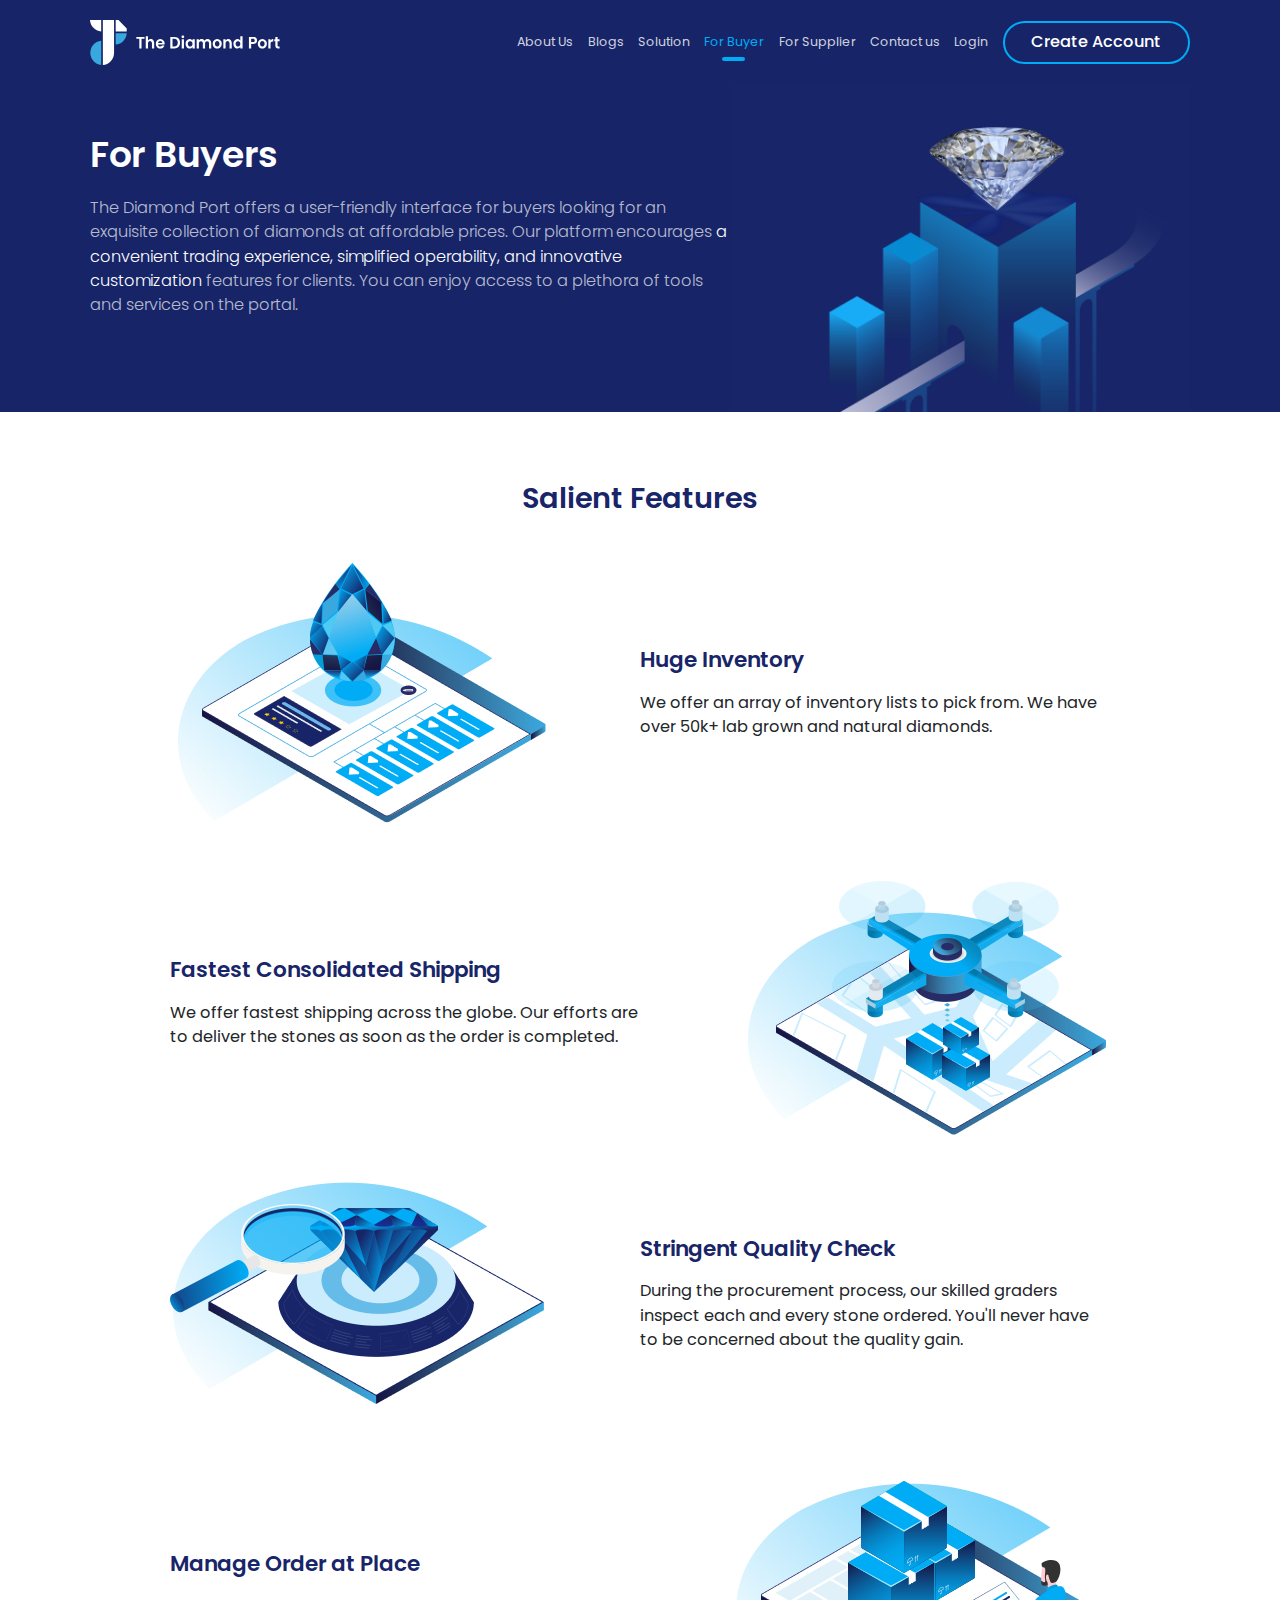
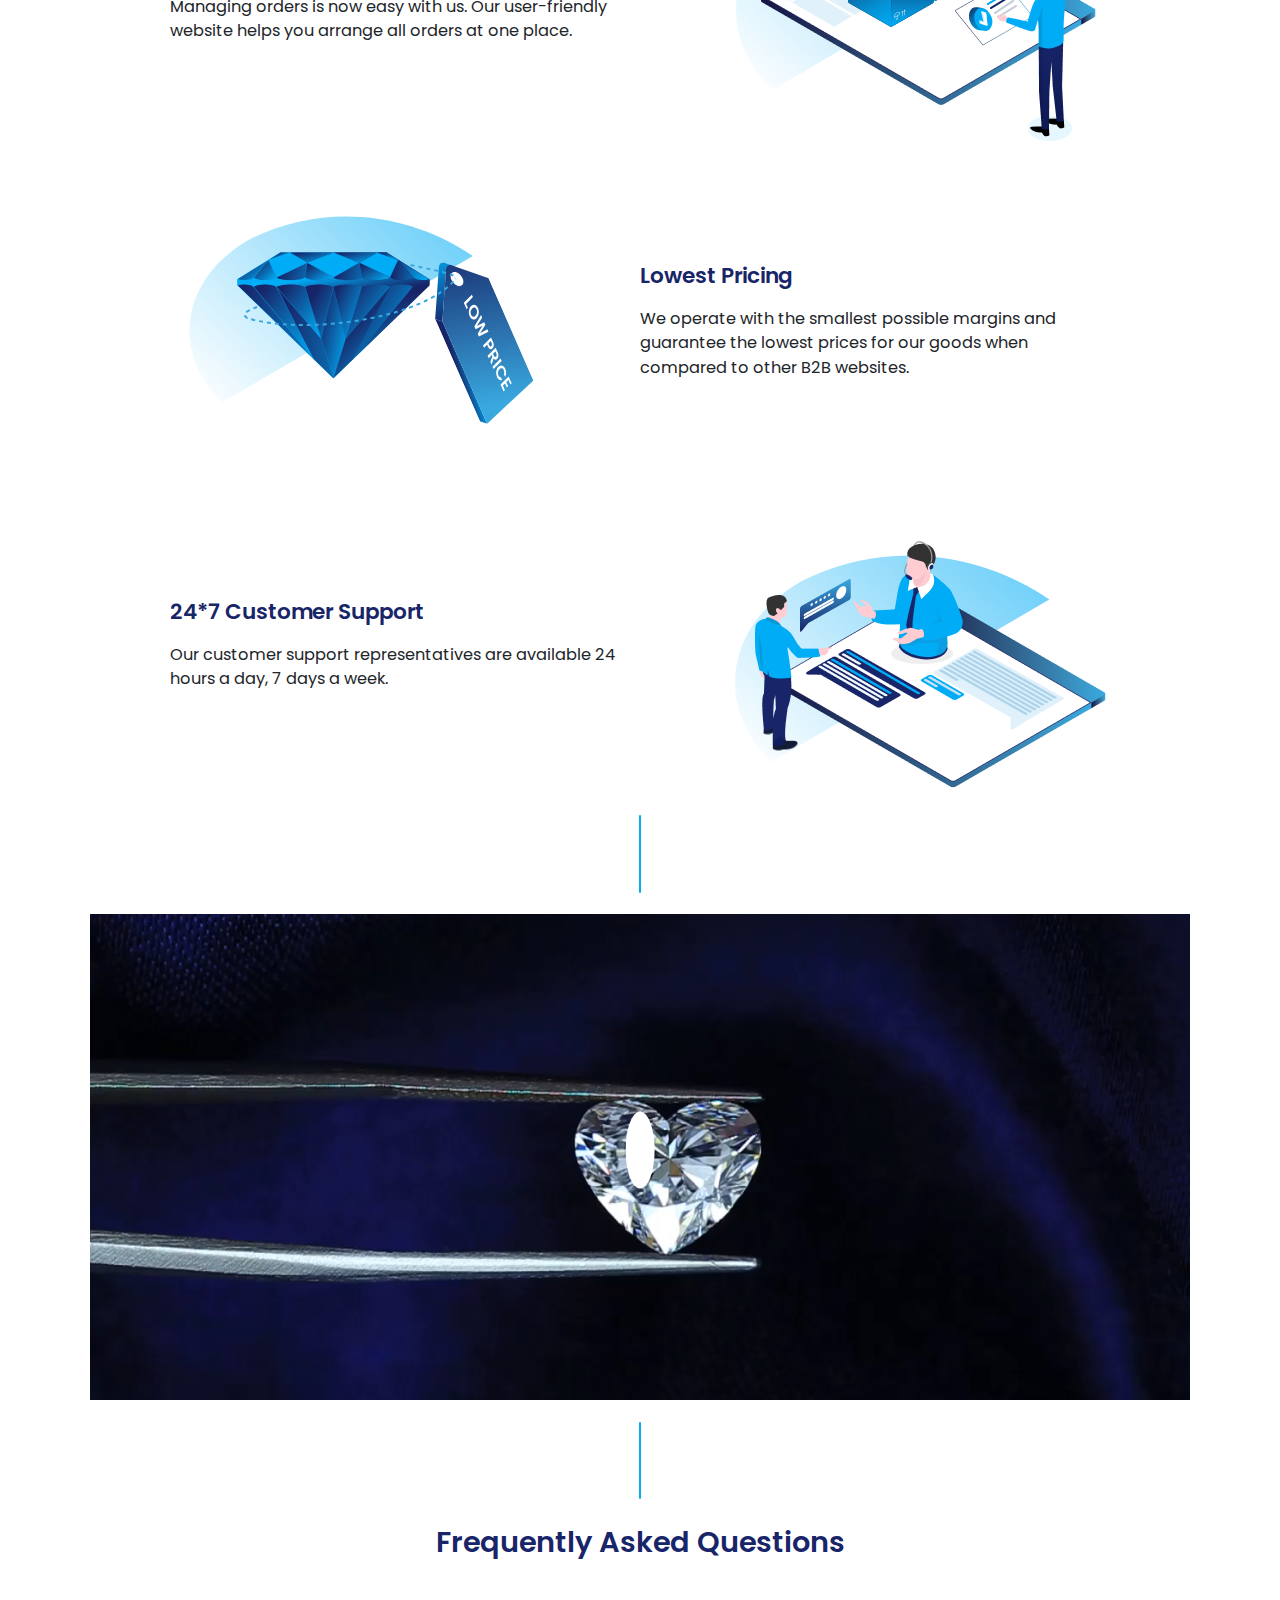
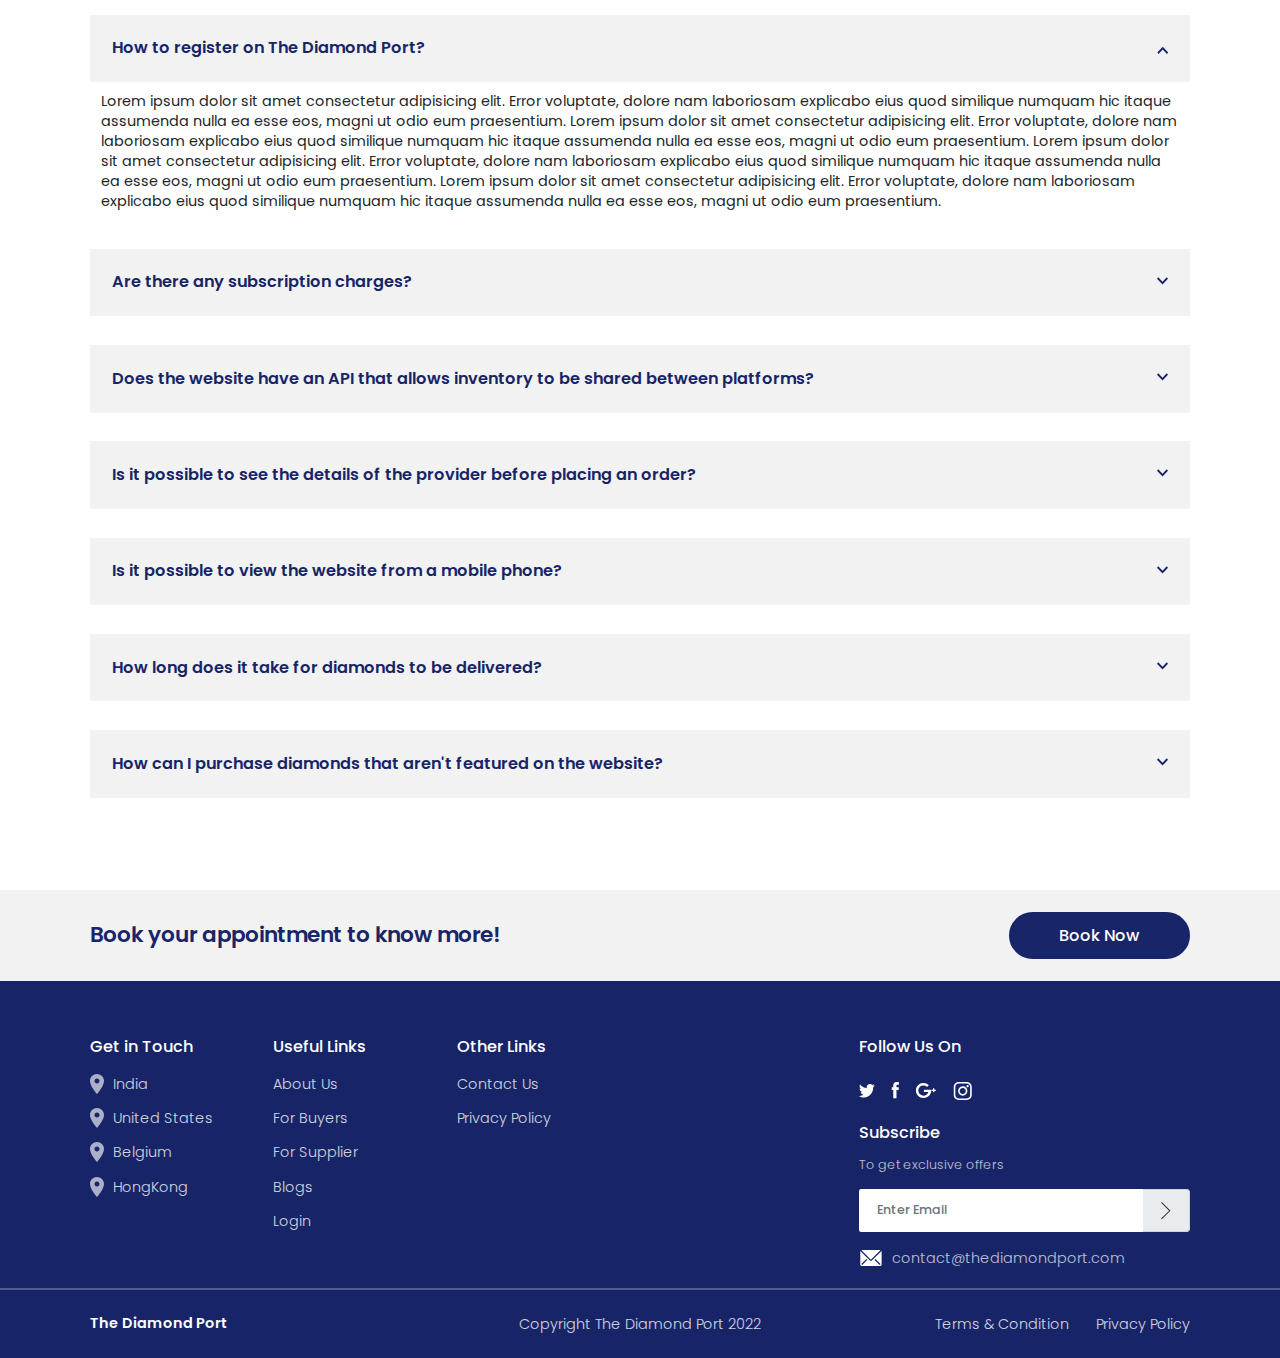
<file: pages/for-buyer.html>
<!DOCTYPE html>
<html lang="en">

<head>
    <meta charset="UTF-8">
    <meta http-equiv="X-UA-Compatible" content="IE=edge">
    <meta name="viewport" content="width=device-width, initial-scale=1.0">
    <title>For Buyer</title>

    <link rel="icon" type="image" href="../assets/images/logo.svg">
    <!-- Bootstrap -->
    <link rel="stylesheet" href="../assets/css/bootstrap.min.css">
 
    <!-- style.css -->
    <link rel="stylesheet" href="../assets/css/style.css">
    <link rel="stylesheet" href="../assets/css/responsive.css">

</head>

<body class=" for-buyer">
    <div class="nav-blacklayer"></div>
    <!-- Navbar Start -->
    <nav class="navbar">
        <div class="containerX">
            <div class="row align-items-center justify-content-between">
                <div class="col-4  col-lg-2 ps-0">
                    <div class="nav-logo">
                        <a href="Index.html" class="d-flex align-items-center">
                            <img src="../assets/images/logo.svg" alt="" class="img-fluid">
                            <img src="../assets/images/the-diamond-port.svg" alt="" class="scroll-hide">
                        </a>
                    </div>
                </div>

                <div class="col-auto col-lg-10 pe-0">
                    <div class="d-flex align-items-center justify-content-end">
                        <div class="order-lg-2">
                            <ul class="d-flex justify-content-end align-items-center right-nav">
                                <li class="nav-icon">
                                    <a href="register-now.html"
                                        class="theme-btn text-white d-none d-lg-inline-flex AccountBtn mt-0">
                                        Create Account
                                    </a>
                                </li>
                            </ul>
                        </div>

                        <div>
                            <ul class="nav-menu">
                                <li class="nav-item">
                                    <a href="About-Us.html" class="nav-link">About Us</a>
                                </li>
                                <li class="nav-item">
                                    <a href="#" class="nav-link">Blogs</a>
                                </li>
                                <li class="nav-item">
                                    <a href="solution.html" class="nav-link">Solution</a>
                                </li>
                                <li class="nav-item">
                                    <a href="for-buyer.html" class="nav-link active-nav">For Buyer</a>
                                </li>
                                <li class="nav-item">
                                    <a href="for-supplier.html" class="nav-link">For Supplier</a>
                                </li>
                                <li class="nav-item">
                                    <a href="contact-us.html" class="nav-link">Contact us</a>
                                </li>
                                <li class="nav-item">
                                    <a href="login.html" class="nav-link">Login</a>
                                </li>
                            </ul>
                            <div class="hamburger p-0">
                                <span class="bar"></span>
                                <span class="bar"></span>
                                <span class="bar"></span>
                            </div>
                        </div>
                    </div>
                </div>
            </div>
        </div>
    </nav>
    <!-- Banner -->
    <section class="main-banner">
        <div class="containerX">
            <div class="row align-items-center align-items-lg-start">
                <div class="col-12 col-md-6  col-lg-7  text-center text-lg-start p-0 order-2 order-md-1">
                    <div class="banner-content for-buyer-banner">
                        <h2>For Buyers</h2>
                        <h6>The Diamond Port offers a user-friendly interface for buyers looking for an exquisite
                            collection of diamonds at affordable prices. Our platform encourages
                            <span class="text-white">a convenient trading
                                experience, simplified operability, and innovative customization </span>
                            features for clients. You
                            can enjoy access to a plethora of tools and services on the portal.
                        </h6>
                    </div>
                </div>

                <div
                    class="col-12 col-sm-6 col-md-5 col-lg-5 p-0 banner-img  d-flex align-items-end justify-content-center justify-content-lg-end order-1 order-md-2">
                    <img src="../assets/images/for-buyer.png" alt="" class="img-fluid">
                </div>

            </div>
        </div>
    </section>

    <!-- Salient Features -->
    <section class="spacer229">
        <div class="row feature-heading">
            <div class="col-12 text-center feature">
                <h4>Salient Features</h4>
            </div>
        </div>

        <div class="row align-items-center justify-content-center for-buyer-row">
            <div class="col-12 col-sm-5 col-md-5 col-lg-6 p-0 text-center text-sm-start ">
                <img src="../assets/images/huge-inventory-mob.png" alt="" class="img-fluid feature-img d-lg-none">
                <div class="position-relative d-inline-block d-none d-lg-inline-block">
                    <img src="../assets/images/huge-inventory.png" class="img-fluid">
                    <div class="loupas-3">
                        <img src="../assets/images/diamond.png" alt="" class="img-fluid">
                    </div>
                </div>
            </div>
            <div class="col-12 col-sm-7 col-md-5 col-lg-6 feature-content ps-sm-4 p-lg-0">
                <h5>Huge Inventory </h5>
                <h6>We offer an array of inventory lists to pick from. We have over 50k+ lab grown and natural diamonds.
                </h6>
            </div>
        </div>

        <div class="row align-items-center justify-content-center for-buyer-row">
            <div class="col-12 col-sm-7  col-md-5 col-lg-6 feature-content p-0  order-2 order-sm-1">
                <h5>Fastest Consolidated Shipping</h5>
                <h6>We offer fastest shipping across the globe. Our efforts are to deliver the stones as soon as the
                    order is completed.</h6>
            </div>
            <div class="col-12 col-sm-5  col-md-5 col-lg-6 text-center text-sm-end p-0 order-1 order-sm-2">
                <img src="../assets/images/consolidated-shipping-mob.png" alt="" class="img-fluid feature-img d-lg-none">

                <div class="position-relative d-inline-block d-none d-lg-inline-block">
                    <img src="../assets/images/consolidated-shipping.png" alt="" class="img-fluid">
                    <div class="loupas-2">
                        <img src="../assets/images/dron.png" alt="" class="img-fluid">
                    </div>
                </div>
            </div>
        </div>

        <div class="row align-items-center justify-content-center for-buyer-row">
            <div class="col-12 col-sm-5 col-md-5 col-lg-6 p-0  text-center text-sm-start position-relative">

                <img src="../assets/images/stringent-quality-mob.png" alt="" class="img-fluid feature-img d-lg-none">
                <div class="position-relative d-none  d-lg-inline-block ">
                    <img src="../assets/images/stringent-quality.png" alt="" class="img-fluid feature-img">
                    <div class="loupas magnifying">
                        <img src="../assets/images/glass.png" alt="" class="img-fluid feature-img">
                    </div>
                </div>
            </div>
            <div class="col-12 col-sm-7 col-md-5 col-lg-6 feature-content ps-sm-4 p-lg-0">
                <h5>Stringent Quality Check</h5>
                <h6>During the procurement process, our skilled graders inspect each and every stone ordered. You'll
                    never have to be concerned about the quality gain.</h6>
            </div>
        </div>

        <div class="row align-items-center justify-content-center for-buyer-row">
            <div class="col-12 col-sm-7 col-md-5  col-lg-6 feature-content p-0 order-2 order-sm-1">
                <h5>Manage Order at Place</h5>
                <h6>Managing orders is now easy with us. Our user-friendly website helps you arrange all orders at
                    one place.</h6>
            </div>
            <div class="col-12 col-sm-5 col-md-5  col-lg-6 text-center text-sm-end p-0 order-1 order-sm-2">
                <img src="../assets/images/manage-order-mob.png" alt="" class="img-fluid feature-img d-lg-none">
                <div class="position-relative d-none d-lg-inline-block">
                    <div class="xyz-3">
                        <img src="../assets/images/manage-order.png">
                    </div>
                    <div class="loupas-4">
                        <img src="../assets/images/box-1.png" alt="" class="img-1">
                        <img src="../assets/images/box-2.png" alt="" class="img-2">
                        <img src="../assets/images/box-3.png" alt="" class="img-3">
                    </div>
                </div>
            </div>
        </div>

        <div class="row align-items-center justify-content-center for-buyer-row">
            <div class="col-12 col-sm-5 col-md-5 col-lg-6 p-0 text-center text-sm-start">
                <img src="../assets/images/lowest-pricing-mob.png" alt="" class="img-fluid feature-img d-lg-none ">

                <div class="position-relative d-inline-block d-none d-lg-inline-block LP-div">
                    <svg width="110%" height="304" viewBox="0 0 456 304" fill="none" xmlns="http://www.w3.org/2000/svg">
                        <path fill-rule="evenodd" clip-rule="evenodd"
                            d="M352.028 87.9016C281.655 40.1614 195.263 36.5653 126.887 72.377C61.3784 110.675 48.4822 182.72 101.338 234.459L352.028 87.9016Z"
                            fill="url(#paint0_linear_560_1478)" />
                        <path
                            d="M265.869 84.2893L265.829 84.2695H159.597L116.565 111.081L116.486 111.14V111.317V117.122V117.359L212.406 210.23L212.466 210.27H212.822L308.742 117.398L308.802 117.359V117.181V111.258V111.14L265.869 84.2893Z"
                            fill="url(#paint1_linear_560_1478)" />
                        <path
                            d="M308.287 111.199C306.486 111.752 304.209 112.048 301.775 112.048C297.005 112.048 292.927 110.903 292.294 109.363L277.844 92.1672L308.287 111.199Z"
                            fill="url(#paint2_linear_560_1478)" />
                        <path
                            d="M291.937 109.46C291.027 110.941 286.316 112.047 280.813 112.047C275.212 112.047 270.283 110.842 269.61 109.322C269.59 109.282 269.57 109.282 269.531 109.263L277.547 92.2838L291.937 109.46Z"
                            fill="url(#paint3_linear_560_1478)" />
                        <path d="M265.75 84.6063L277.052 91.6743L256.744 84.6063H265.75Z"
                            fill="url(#paint4_linear_560_1478)" />
                        <path d="M277.27 92.1061L269.175 109.263L238.91 94.7122L256.229 84.7617L277.27 92.1061Z"
                            fill="#00ACF5" />
                        <path
                            d="M238.91 95.0685L269.095 109.58C267.69 110.981 261.831 112.028 255.22 112.028C248.193 112.028 242.196 110.883 241.166 109.362C241.186 109.323 241.206 109.284 241.186 109.244L238.91 95.0685Z"
                            fill="url(#paint5_linear_560_1478)" />
                        <path
                            d="M240.909 109.325C240.909 109.325 240.889 109.325 240.889 109.344C239.979 110.884 233.922 112.069 226.796 112.069C220.046 112.069 214.089 110.963 212.842 109.522L238.593 94.9714L240.909 109.325Z"
                            fill="url(#paint6_linear_560_1478)" />
                        <path d="M255.873 84.6063L238.613 94.4975L213.099 84.6063H255.873Z"
                            fill="url(#paint7_linear_560_1478)" />
                        <path
                            d="M238.257 94.7122L238.217 94.7319L238.277 94.7517L212.604 109.243C212.584 109.243 212.584 109.223 212.565 109.223L186.932 94.7714L186.991 94.7517L186.951 94.7122L212.604 84.7617L238.257 94.7122Z"
                            fill="#00ACF5" />
                        <path
                            d="M184.002 109.303C184.002 109.303 183.982 109.303 183.963 109.323C183.052 110.863 176.995 112.048 169.869 112.048C163.041 112.048 157.023 110.922 155.875 109.461L186.259 95.0685L183.963 109.264C184.002 109.284 184.002 109.284 184.002 109.303Z"
                            fill="url(#paint8_linear_560_1478)" />
                        <path
                            d="M184.299 109.305L186.615 94.952L212.307 109.463C211.12 110.924 205.142 112.049 198.333 112.049C191.286 112.049 185.269 110.904 184.279 109.364C184.279 109.345 184.299 109.345 184.299 109.305Z"
                            fill="url(#paint9_linear_560_1478)" />
                        <path d="M212.109 84.6063L186.575 94.4975L169.335 84.6063H212.109Z"
                            fill="url(#paint10_linear_560_1478)" />
                        <path d="M159.676 84.6063H168.444L148.552 91.5361L159.676 84.6063Z"
                            fill="url(#paint11_linear_560_1478)" />
                        <path d="M168.979 84.7617L186.278 94.7122L155.757 109.144L147.918 92.1061L168.979 84.7617Z"
                            fill="#00ACF5" />
                        <path
                            d="M155.519 109.342C154.806 110.862 149.898 112.047 144.316 112.047C138.813 112.047 134.102 110.941 133.192 109.46L147.681 92.2838L155.519 109.342Z"
                            fill="url(#paint12_linear_560_1478)" />
                        <path
                            d="M147.166 92.3842L132.895 109.304L132.915 109.324C132.895 109.343 132.855 109.343 132.855 109.363C132.222 110.883 128.144 112.048 123.374 112.048C120.999 112.048 118.762 111.752 116.981 111.219L147.166 92.3842Z"
                            fill="url(#paint13_linear_560_1478)" />
                        <path
                            d="M116.842 117.24C118.643 116.687 120.939 116.391 123.354 116.391C128.124 116.391 132.202 117.536 132.835 119.076C132.855 119.116 132.895 119.136 132.934 119.136L190.91 188.967L116.842 117.24Z"
                            fill="url(#paint14_linear_560_1478)" />
                        <path
                            d="M133.192 118.958C134.142 117.497 138.833 116.391 144.296 116.391C149.898 116.391 154.826 117.596 155.519 119.116L192.038 189.816L133.192 118.958Z"
                            fill="url(#paint15_linear_560_1478)" />
                        <path
                            d="M184.121 119.175C184.061 119.175 184.002 119.155 183.982 119.116C183.072 117.576 177.015 116.391 169.889 116.391C163.021 116.391 156.964 117.536 155.875 119.017L200.075 170.369L184.121 119.175Z"
                            fill="url(#paint16_linear_560_1478)" />
                        <path
                            d="M184.378 118.938C185.625 117.477 191.484 116.391 198.333 116.391C205.3 116.391 211.436 117.576 212.387 119.076L200.332 170.152L184.378 118.938Z"
                            fill="url(#paint17_linear_560_1478)" />
                        <path
                            d="M192.969 190.96L156.37 120.083L200.075 170.842C200.114 170.901 200.174 170.901 200.233 170.881L212.327 209.696L192.969 190.96Z"
                            fill="url(#paint18_linear_560_1478)" />
                        <path d="M212.624 209.44L200.53 170.684L212.564 119.668L224.718 170.822L212.624 209.44Z"
                            fill="url(#paint19_linear_560_1478)" />
                        <path
                            d="M269.234 119.017C268.165 117.536 262.108 116.391 255.22 116.391C248.213 116.391 242.255 117.517 241.186 119.037L225.272 170.092L269.234 119.017Z"
                            fill="url(#paint20_linear_560_1478)" />
                        <path
                            d="M224.896 170.289L212.723 119.076C213.713 117.576 219.809 116.411 226.776 116.411C233.863 116.411 239.88 117.576 240.85 119.096L224.896 170.289Z"
                            fill="url(#paint21_linear_560_1478)" />
                        <path
                            d="M232.299 190.98L212.941 209.716L225.054 170.862V170.842L268.759 120.083L232.299 190.96V190.98Z"
                            fill="url(#paint22_linear_560_1478)" />
                        <path
                            d="M269.63 119.057C269.63 119.057 269.63 119.037 269.63 119.057C270.441 117.556 275.271 116.391 280.794 116.391C286.296 116.391 291.007 117.497 291.918 118.978L233.229 189.835L269.63 119.057Z"
                            fill="url(#paint23_linear_560_1478)" />
                        <path
                            d="M234.298 189.046L292.254 119.096C292.254 119.076 292.274 119.096 292.294 119.076C292.927 117.556 297.005 116.391 301.775 116.391C304.269 116.391 306.624 116.707 308.426 117.28L234.298 189.046Z"
                            fill="url(#paint24_linear_560_1478)" />
                        <path
                            d="M308.485 116.964C306.664 116.391 304.269 116.075 301.755 116.075C297.044 116.075 293.085 117.161 292.115 118.701C290.987 117.161 286.336 116.075 280.793 116.075C275.152 116.075 270.481 117.2 269.432 118.76C268.125 117.2 262.286 116.075 255.22 116.075C248.154 116.075 242.295 117.2 241.008 118.76C239.702 117.2 233.843 116.075 226.796 116.075C219.69 116.075 213.831 117.2 212.564 118.78C211.298 117.2 205.439 116.075 198.333 116.075C191.266 116.075 185.408 117.2 184.121 118.76C182.815 117.2 176.956 116.075 169.909 116.075C162.843 116.075 156.984 117.2 155.697 118.76C154.648 117.2 149.977 116.075 144.336 116.075C138.793 116.075 134.162 117.161 133.014 118.701C132.044 117.161 128.085 116.075 123.374 116.075C120.939 116.075 118.623 116.371 116.822 116.924V111.554C118.643 112.107 120.959 112.403 123.374 112.403C128.085 112.403 132.044 111.317 133.014 109.777C134.142 111.317 138.793 112.403 144.336 112.403C149.977 112.403 154.648 111.278 155.697 109.718C157.004 111.278 162.843 112.403 169.909 112.403C176.975 112.403 182.834 111.278 184.121 109.718C185.427 111.278 191.286 112.403 198.333 112.403C205.439 112.403 211.298 111.278 212.564 109.698C213.831 111.278 219.69 112.403 226.796 112.403C233.863 112.403 239.721 111.278 241.008 109.718C242.314 111.278 248.173 112.403 255.22 112.403C262.286 112.403 268.145 111.278 269.432 109.718C270.481 111.278 275.152 112.403 280.793 112.403C286.336 112.403 290.987 111.317 292.115 109.777C293.085 111.317 297.044 112.403 301.755 112.403C304.269 112.403 306.664 112.087 308.485 111.514V116.964V116.964Z"
                            fill="url(#paint25_linear_560_1478)" />
                        <g clip-path="url(#clip0_560_1478)">
                            <path
                                d="M366.367 255.647L321.585 153.534L314.342 151.12L357.87 250.376L359.124 253.233L366.367 255.647Z"
                                fill="url(#paint26_linear_560_1478)" />
                            <path
                                d="M325.294 100.333C325.336 99.7239 325.534 99.1596 325.873 98.6779C326.213 98.1963 326.686 97.8083 327.262 97.5395C327.838 97.2707 328.503 97.1273 329.214 97.1187C329.926 97.1101 330.666 97.2366 331.387 97.4897C331.387 97.4897 326.131 95.7171 324.042 94.8755C321.624 93.9105 318.395 95.1723 318.107 99.1171L314.342 151.12L321.585 153.534L325.294 100.333Z"
                                fill="url(#paint27_linear_560_1478)" />
                            <path
                                d="M355.122 183.412C356.851 181.951 356.664 178.803 354.878 174.729C353.27 171.064 351.291 168.842 349.378 170.444C347.543 171.978 347.957 175.579 349.541 179.191C351.189 182.969 353.319 184.91 355.122 183.412Z"
                                fill="#39A8DF" />
                            <path
                                d="M380.77 182.465C382.499 181.004 382.313 177.856 380.528 173.786C378.919 170.117 376.982 167.863 375.069 169.464C373.156 171.066 373.646 174.604 375.228 178.212C376.836 182.031 378.965 183.967 380.77 182.465Z"
                                fill="#39A8DF" />
                            <path
                                d="M330.617 111.867C332.322 115.755 336.205 118.547 339.293 118.099C342.38 117.651 343.492 114.135 341.787 110.247C340.082 106.359 336.22 103.573 333.101 104.025C329.983 104.477 328.913 107.983 330.617 111.867Z"
                                fill="white" />
                            <path
                                d="M345.026 183.266C347.998 190.045 352.976 191.498 357.001 188.108C360.84 184.92 362.608 178.029 359.294 170.471C356.582 164.286 352.019 161.878 347.456 165.706C342.894 169.534 342.197 176.818 345.026 183.266ZM349.355 170.447C351.272 168.854 353.248 171.067 354.855 174.733C356.635 178.79 356.85 181.951 355.099 183.415C353.348 184.879 351.175 182.971 349.519 179.194C347.945 175.572 347.534 171.979 349.369 170.446L349.355 170.447Z"
                                fill="#39A8DF" />
                            <path
                                d="M370.67 182.32C373.682 189.07 378.665 190.523 382.659 187.181C386.475 183.997 388.261 177.103 384.947 169.545C382.235 163.36 377.672 160.952 373.113 164.788C368.554 168.624 367.843 175.875 370.67 182.32ZM375.062 169.448C376.979 167.854 378.911 170.1 380.521 173.77C382.3 177.827 382.514 180.984 380.763 182.448C379.012 183.912 376.842 182.012 375.222 178.2C373.632 174.606 373.185 171.036 375.062 169.448Z"
                                fill="#39A8DF" />
                            <path fill-rule="evenodd" clip-rule="evenodd"
                                d="M321.579 153.521L325.293 100.333C325.336 99.7232 325.534 99.1589 325.873 98.6773C326.213 98.1956 326.686 97.8076 327.262 97.5388C327.838 97.27 328.503 97.1266 329.214 97.118C329.925 97.1094 330.666 97.2359 331.387 97.489L367.839 110.306L412.616 212.407L366.361 255.634L321.579 153.521ZM339.279 118.1C342.362 117.653 343.479 114.137 341.774 110.248L341.787 110.246C340.084 106.363 336.19 103.568 333.102 104.016C330.015 104.463 328.898 107.98 330.603 111.868C332.308 115.756 336.196 118.547 339.279 118.1Z"
                                fill="url(#paint28_linear_560_1478)" />
                        </g>
                        <g clip-path="url(#clip0_560_1478)" id="PriceLabel">

                            <path
                                d="M345.343 135.93L347.101 139.842L345.817 141.131L342.988 134.837L351.063 126.735L352.133 129.116L345.343 135.93Z"
                                fill="white" />
                            <path
                                d="M348.894 148.237C348.394 147.125 348.113 145.927 348.05 144.641C347.987 143.355 348.145 142.127 348.525 140.955C348.913 139.777 349.504 138.789 350.298 137.992C351.085 137.202 351.913 136.766 352.782 136.684C353.659 136.594 354.484 136.836 355.257 137.41C356.03 137.984 356.666 138.826 357.165 139.938C357.67 141.06 357.951 142.259 358.009 143.533C358.073 144.819 357.908 146.046 357.515 147.213C357.135 148.385 356.552 149.365 355.765 150.154C354.971 150.951 354.135 151.395 353.258 151.485C352.394 151.579 351.575 151.339 350.802 150.765C350.03 150.191 349.394 149.348 348.894 148.237ZM350.34 146.786C350.661 147.5 351.052 148.021 351.513 148.349C351.981 148.669 352.488 148.777 353.035 148.673C353.581 148.569 354.124 148.246 354.664 147.705C355.204 147.163 355.605 146.538 355.869 145.829C356.14 145.113 356.261 144.374 356.232 143.613C356.204 142.852 356.029 142.114 355.708 141.4C355.387 140.686 354.993 140.159 354.527 139.82C354.067 139.492 353.563 139.38 353.017 139.484C352.478 139.581 351.939 139.899 351.399 140.441C350.859 140.983 350.454 141.612 350.183 142.328C349.912 143.044 349.787 143.787 349.808 144.556C349.841 145.328 350.019 146.071 350.34 146.786Z"
                                fill="white" />
                            <path
                                d="M367.709 163.769L358.144 168.554L356.882 165.747L361.63 157.75L354.833 161.188L353.567 158.41L360.216 147.099L361.363 149.65L356.034 158.034L363.389 154.158L364.582 156.811L359.371 165.347L366.555 161.2L367.709 163.769Z"
                                fill="white" />
                            <path
                                d="M371.623 180.542C371.191 180.976 370.718 181.229 370.202 181.302C369.692 181.386 369.175 181.221 368.654 180.807C368.137 180.404 367.659 179.715 367.221 178.74L366.326 176.75L363.226 179.86L362.155 177.479L370.23 169.377L372.195 173.749C372.608 174.667 372.852 175.558 372.926 176.421C373.001 177.284 372.921 178.064 372.686 178.761C372.455 179.469 372.101 180.063 371.623 180.542ZM368.482 177.326C368.778 177.984 369.097 178.371 369.44 178.487C369.791 178.596 370.152 178.464 370.522 178.093C371.309 177.304 371.412 176.263 370.83 174.97L369.982 173.082L367.633 175.438L368.482 177.326Z"
                                fill="white" />
                            <path
                                d="M369.56 193.952L371.529 188.175L371.024 187.052L367.878 190.209L366.807 187.828L374.882 179.726L376.885 184.183C377.298 185.101 377.538 185.996 377.605 186.867C377.679 187.73 377.599 188.51 377.364 189.206C377.142 189.907 376.799 190.489 376.336 190.953C375.804 191.487 375.22 191.744 374.584 191.724C373.956 191.696 373.36 191.315 372.795 190.582L370.798 196.707L369.56 193.952ZM372.239 185.833L373.134 187.824C373.424 188.47 373.745 188.848 374.096 188.956C374.454 189.057 374.823 188.918 375.201 188.539C375.571 188.167 375.785 187.722 375.843 187.203C375.908 186.677 375.796 186.091 375.505 185.444L374.61 183.454L372.239 185.833Z"
                                fill="white" />
                            <path d="M380.851 193.005L372.776 201.107L371.706 198.725L379.78 190.623L380.851 193.005Z"
                                fill="white" />
                            <path
                                d="M377.622 198.819C378.417 198.022 379.244 197.571 380.103 197.465C380.975 197.364 381.788 197.593 382.543 198.152C383.311 198.714 383.949 199.562 384.459 200.696C385.055 202.023 385.346 203.418 385.332 204.88C385.318 206.342 384.992 207.682 384.352 208.899L383.121 206.16C383.385 205.501 383.501 204.826 383.469 204.133C383.443 203.452 383.284 202.788 382.994 202.142C382.683 201.45 382.293 200.944 381.825 200.624C381.369 200.308 380.872 200.198 380.334 200.294C379.8 200.402 379.263 200.726 378.723 201.268C378.191 201.802 377.787 202.422 377.511 203.127C377.248 203.835 377.124 204.568 377.14 205.325C377.168 206.086 377.338 206.813 377.649 207.505C377.94 208.151 378.291 208.621 378.703 208.915C379.128 209.213 379.594 209.305 380.102 209.19L381.333 211.929C380.33 212.36 379.372 212.308 378.461 211.775C377.562 211.245 376.812 210.311 376.211 208.973C375.701 207.839 375.413 206.638 375.347 205.371C375.294 204.108 375.461 202.897 375.846 201.737C376.236 200.588 376.828 199.616 377.622 198.819Z"
                                fill="white" />
                            <path
                                d="M387.54 212.108L385.516 214.139L387.313 218.136L386.029 219.425L384.232 215.427L382.092 217.575L384.118 222.082L382.799 223.406L379.702 216.516L387.789 208.403L390.885 215.292L389.566 216.615L387.54 212.108Z"
                                fill="white" />


                        </g>

                        <defs>
                            <linearGradient id="paint0_linear_560_1478" x1="529.781" y1="-72.1399" x2="178.744"
                                y2="324.204" gradientUnits="userSpaceOnUse">
                                <stop stop-color="#00ACF5" />
                                <stop offset="1" stop-color="#00ACF5" stop-opacity="0" />
                            </linearGradient>
                            <linearGradient id="paint1_linear_560_1478" x1="312.674" y1="94.5552" x2="146.41"
                                y2="126.342" gradientUnits="userSpaceOnUse">
                                <stop stop-color="#172568" />
                                <stop offset="1" stop-color="#00ACF5" />
                            </linearGradient>
                            <linearGradient id="paint2_linear_560_1478" x1="273.952" y1="80.4124" x2="310.634"
                                y2="103.59" gradientUnits="userSpaceOnUse">
                                <stop stop-color="#172568" />
                                <stop offset="1" stop-color="#00ACF5" />
                            </linearGradient>
                            <linearGradient id="paint3_linear_560_1478" x1="273.975" y1="89.064" x2="315.782"
                                y2="96.5389" gradientUnits="userSpaceOnUse">
                                <stop offset="0.00109459" stop-color="#172568" />
                                <stop offset="1" stop-color="#00ACF5" />
                            </linearGradient>
                            <linearGradient id="paint4_linear_560_1478" x1="266.82" y1="82.1799" x2="271.382"
                                y2="93.519" gradientUnits="userSpaceOnUse">
                                <stop stop-color="#172568" />
                                <stop offset="1" stop-color="#00ACF5" />
                            </linearGradient>
                            <linearGradient id="paint5_linear_560_1478" x1="253.886" y1="89.2467" x2="268.326"
                                y2="111.48" gradientUnits="userSpaceOnUse">
                                <stop stop-color="#172568" />
                                <stop offset="1" stop-color="#00ACF5" />
                            </linearGradient>
                            <linearGradient id="paint6_linear_560_1478" x1="218.409" y1="92.1858" x2="269.058"
                                y2="105.298" gradientUnits="userSpaceOnUse">
                                <stop offset="0.00109459" stop-color="#172568" />
                                <stop offset="1" stop-color="#00ACF5" />
                            </linearGradient>
                            <linearGradient id="paint7_linear_560_1478" x1="234.32" y1="81.2108" x2="238.92"
                                y2="98.4181" gradientUnits="userSpaceOnUse">
                                <stop stop-color="#172568" />
                                <stop offset="1" stop-color="#00ACF5" />
                            </linearGradient>
                            <linearGradient id="paint8_linear_560_1478" x1="161.902" y1="92.3023" x2="216.089"
                                y2="107.594" gradientUnits="userSpaceOnUse">
                                <stop offset="0.00109459" stop-color="#172568" />
                                <stop offset="1" stop-color="#00ACF5" />
                            </linearGradient>
                            <linearGradient id="paint9_linear_560_1478" x1="198.185" y1="89.0827" x2="213.194"
                                y2="110.367" gradientUnits="userSpaceOnUse">
                                <stop stop-color="#172568" />
                                <stop offset="1" stop-color="#00ACF5" />
                            </linearGradient>
                            <linearGradient id="paint10_linear_560_1478" x1="190.556" y1="81.2108" x2="195.156"
                                y2="98.4181" gradientUnits="userSpaceOnUse">
                                <stop stop-color="#172568" />
                                <stop offset="1" stop-color="#00ACF5" />
                            </linearGradient>
                            <linearGradient id="paint11_linear_560_1478" x1="158.421" y1="82.2274" x2="162.897"
                                y2="93.3418" gradientUnits="userSpaceOnUse">
                                <stop stop-color="#172568" />
                                <stop offset="1" stop-color="#00ACF5" />
                            </linearGradient>
                            <linearGradient id="paint12_linear_560_1478" x1="144.269" y1="85.4995" x2="162.682"
                                y2="103.495" gradientUnits="userSpaceOnUse">
                                <stop stop-color="#172568" />
                                <stop offset="1" stop-color="#00ACF5" />
                            </linearGradient>
                            <linearGradient id="paint13_linear_560_1478" x1="131.956" y1="85.6338" x2="149.57"
                                y2="109.023" gradientUnits="userSpaceOnUse">
                                <stop stop-color="#172568" />
                                <stop offset="1" stop-color="#00ACF5" />
                            </linearGradient>
                            <linearGradient id="paint14_linear_560_1478" x1="124.23" y1="116.411" x2="238.743"
                                y2="135.878" gradientUnits="userSpaceOnUse">
                                <stop stop-color="#172568" />
                                <stop offset="1" stop-color="#00ACF5" />
                            </linearGradient>
                            <linearGradient id="paint15_linear_560_1478" x1="162.387" y1="91.1859" x2="226.47"
                                y2="135.615" gradientUnits="userSpaceOnUse">
                                <stop stop-color="#172568" />
                                <stop offset="1" stop-color="#00ACF5" />
                            </linearGradient>
                            <linearGradient id="paint16_linear_560_1478" x1="177.804" y1="97.8617" x2="225.26"
                                y2="131.477" gradientUnits="userSpaceOnUse">
                                <stop stop-color="#172568" />
                                <stop offset="1" stop-color="#00ACF5" />
                            </linearGradient>
                            <linearGradient id="paint17_linear_560_1478" x1="203.609" y1="109.34" x2="251.745"
                                y2="136.329" gradientUnits="userSpaceOnUse">
                                <stop stop-color="#172568" />
                                <stop offset="1" stop-color="#00ACF5" />
                            </linearGradient>
                            <linearGradient id="paint18_linear_560_1478" x1="167.469" y1="105.483" x2="274.178"
                                y2="115.991" gradientUnits="userSpaceOnUse">
                                <stop offset="0.00109459" stop-color="#172568" />
                                <stop offset="1" stop-color="#00ACF5" />
                            </linearGradient>
                            <linearGradient id="paint19_linear_560_1478" x1="212.53" y1="88.8511" x2="249.521"
                                y2="97.473" gradientUnits="userSpaceOnUse">
                                <stop stop-color="#172568" />
                                <stop offset="1" stop-color="#00ACF5" />
                            </linearGradient>
                            <linearGradient id="paint20_linear_560_1478" x1="247.083" y1="97.9565" x2="294.292"
                                y2="131.389" gradientUnits="userSpaceOnUse">
                                <stop stop-color="#172568" />
                                <stop offset="1" stop-color="#00ACF5" />
                            </linearGradient>
                            <linearGradient id="paint21_linear_560_1478" x1="226.677" y1="97.915" x2="264.347"
                                y2="114.926" gradientUnits="userSpaceOnUse">
                                <stop stop-color="#172568" />
                                <stop offset="1" stop-color="#00ACF5" />
                            </linearGradient>
                            <linearGradient id="paint22_linear_560_1478" x1="268.79" y1="115.768" x2="315.475"
                                y2="157.163" gradientUnits="userSpaceOnUse">
                                <stop stop-color="#172568" />
                                <stop offset="1" stop-color="#00ACF5" />
                            </linearGradient>
                            <linearGradient id="paint23_linear_560_1478" x1="262.346" y1="91.1791" x2="326.379"
                                y2="135.442" gradientUnits="userSpaceOnUse">
                                <stop stop-color="#172568" />
                                <stop offset="1" stop-color="#00ACF5" />
                            </linearGradient>
                            <linearGradient id="paint24_linear_560_1478" x1="308.802" y1="120.268" x2="336.922"
                                y2="197.539" gradientUnits="userSpaceOnUse">
                                <stop stop-color="#172568" />
                                <stop offset="1" stop-color="#00ACF5" />
                            </linearGradient>
                            <linearGradient id="paint25_linear_560_1478" x1="211.911" y1="106.58" x2="216.118"
                                y2="131.02" gradientUnits="userSpaceOnUse">
                                <stop stop-color="#00ACF5" />
                                <stop offset="1" stop-color="#172568" />
                            </linearGradient>
                            <linearGradient id="paint26_linear_560_1478" x1="322.652" y1="155.896" x2="340.825"
                                y2="150.738" gradientUnits="userSpaceOnUse">
                                <stop stop-color="#172568" />
                                <stop offset="1" stop-color="#00ACF5" />
                            </linearGradient>
                            <linearGradient id="paint27_linear_560_1478" x1="322.486" y1="80.7693" x2="345.779"
                                y2="149.268" gradientUnits="userSpaceOnUse">
                                <stop stop-color="#00ACF5" />
                                <stop offset="1" stop-color="#172568" />
                            </linearGradient>
                            <linearGradient id="paint28_linear_560_1478" x1="390.986" y1="234.27" x2="359.799"
                                y2="64.6617" gradientUnits="userSpaceOnUse">
                                <stop stop-color="#39A8DF" />
                                <stop offset="1" stop-color="#172568" />
                            </linearGradient>
                            <clipPath id="clip0_560_1478">
                                <rect width="67.8344" height="171.97" fill="white"
                                    transform="matrix(0.989651 -0.143493 0.401628 0.915803 291.486 99.0039)" />
                            </clipPath>
                        </defs>
                    </svg>

                    <svg width="110%" height="304" viewBox="0 0 456 304" fill="none" class="lowPrice">
                        <path
                            d="M334.986 110.269C305.986 150.203 184.486 167.769 126.522 150.203C122.201 147.058 120.986 144.269 138.486 138.269"
                            stroke="#39A8DF" stroke-width="2" stroke-dasharray="4 4" />
                        <path d="M285.986 96.2695C305.486 100.27 341.186 107.47 333.986 110.27" stroke="#39A8DF"
                            stroke-width="2" stroke-dasharray="4 4" />
                    </svg>
                </div>
            </div>
            <div class="col-12 col-sm-7 col-md-5 col-lg-6 feature-content ps-sm-4 p-lg-0">
                <h5>Lowest Pricing</h5>
                <h6>We operate with the smallest possible margins and guarantee the lowest prices for our goods when
                    compared to other B2B websites.</h6>
            </div>
        </div>

        <div class="row align-items-center justify-content-center for-buyer-row">
            <div class="col-12 col-sm-7 col-md-5 col-lg-6 feature-content p-0 order-2 order-sm-1">
                <h5>24*7 Customer Support</h5>
                <h6>Our customer support representatives are available 24 hours a day, 7 days a week.</h6>
            </div>
            <div class="col-12 col-sm-5 col-md-5 col-lg-6 text-center text-sm-end p-0 order-1 order-sm-2">
                <img src="../assets/images/customer-support-mob.png" alt="" class="img-fluid feature-img d-lg-none">


                <div class="position-relative d-none d-lg-inline-block">
                    <div class="xyz-3">
                        <img src="../assets/images/customer-support.png">
                    </div>
                    <div class="loupas-4">
                        <img src="../assets/images/tag.png" alt="" class="tagimage">

                    </div>
                </div>
            </div>
        </div>
    </section>

    <div class="SectionLine"></div>
    <!-- Video -->
    <section>
        <div class="containerX LandingPage">
            <div class="row">
                <div class="col-12 video-div p-0">
                    <div class="d-block position-relative videoback">
                        <video loop>
                            <source src="../assets/images/diamond-video.mp4" />
                        </video>
                        <button class="video-control">
                            <span class="video-control-play">
                                <span class="video-control-symbol" aria-hidden="true"><i
                                        class="ri-play-fill"></i></span>
                            </span>
                            <span class="video-control-pause">
                                <span class="video-control-symbol" aria-hidden="true"><i
                                        class="ri-pause-fill"></i></span>
                            </span>
                        </button>
                    </div>
                </div>
            </div>
        </div>
    </section>
    <div class="SectionLine"></div>

    <section>
        <div class="row">
            <div class="col-12 text-center feature">
                <h4>Frequently Asked Questions</h4>
            </div>
        </div>
    </section>

    <section class="containerX ">
        <div class="row question-accordion">
            <div class="col-12 p-0">
                <div class="accordion" id="accordionExample">
                    <div class="accordion-item mt-0">
                        <h6 class="accordion-header" id="headingOne">
                            <button class="accordion-button " type="button" data-bs-toggle="collapse"
                                data-bs-target="#collapseOne" aria-expanded="true" aria-controls="collapseOne">
                                How to register on The Diamond Port?
                            </button>
                        </h6>
                        <div id="collapseOne" class="accordion-collapse collapse  show" aria-labelledby="headingOne"
                            data-bs-parent="#accordionExample">
                            <div class="accordion-body">
                                Lorem ipsum dolor sit amet consectetur adipisicing elit. Error voluptate, dolore
                                nam laboriosam explicabo eius quod similique numquam hic itaque assumenda nulla ea
                                esse eos, magni ut odio eum praesentium.
                                Lorem ipsum dolor sit amet consectetur adipisicing elit. Error voluptate, dolore
                                nam laboriosam explicabo eius quod similique numquam hic itaque assumenda nulla ea
                                esse eos, magni ut odio eum praesentium.
                                Lorem ipsum dolor sit amet consectetur adipisicing elit. Error voluptate, dolore
                                nam laboriosam explicabo eius quod similique numquam hic itaque assumenda nulla ea
                                esse eos, magni ut odio eum praesentium.
                                Lorem ipsum dolor sit amet consectetur adipisicing elit. Error voluptate, dolore
                                nam laboriosam explicabo eius quod similique numquam hic itaque assumenda nulla ea
                                esse eos, magni ut odio eum praesentium.
                            </div>
                        </div>
                    </div>

                    <div class="accordion-item">
                        <h6 class="accordion-header" id="headingtwo">
                            <button class="accordion-button collapsed" type="button" data-bs-toggle="collapse"
                                data-bs-target="#collapsetwo" aria-expanded="false" aria-controls="collapsetwo">
                                Are there any subscription charges?
                            </button>
                        </h6>
                        <div id="collapsetwo" class="accordion-collapse collapse" aria-labelledby="headingtwo"
                            data-bs-parent="#accordionExample">
                            <div class="accordion-body">
                                Lorem ipsum dolor sit amet consectetur adipisicing elit. Error voluptate, dolore
                                nam laboriosam explicabo eius quod similique numquam hic itaque assumenda nulla ea
                                esse eos, magni ut odio eum praesentium.
                                Lorem ipsum dolor sit amet consectetur adipisicing elit. Error voluptate, dolore
                                nam laboriosam explicabo eius quod similique numquam hic itaque assumenda nulla ea
                                esse eos, magni ut odio eum praesentium.
                                Lorem ipsum dolor sit amet consectetur adipisicing elit. Error voluptate, dolore
                                nam laboriosam explicabo eius quod similique numquam hic itaque assumenda nulla ea
                                esse eos, magni ut odio eum praesentium.
                                Lorem ipsum dolor sit amet consectetur adipisicing elit. Error voluptate, dolore
                                nam laboriosam explicabo eius quod similique numquam hic itaque assumenda nulla ea
                                esse eos, magni ut odio eum praesentium.
                            </div>
                        </div>
                    </div>

                    <div class="accordion-item">
                        <h6 class="accordion-header" id="headingthree">
                            <button class="accordion-button collapsed" type="button" data-bs-toggle="collapse"
                                data-bs-target="#collapsethree" aria-expanded="false" aria-controls="collapsethree">
                                Does the website have an API that allows inventory to be shared between platforms?
                            </button>
                        </h6>
                        <div id="collapsethree" class="accordion-collapse collapse" aria-labelledby="headingthree"
                            data-bs-parent="#accordionExample">
                            <div class="accordion-body">
                                Lorem ipsum dolor sit amet consectetur adipisicing elit. Error voluptate, dolore
                                nam laboriosam explicabo eius quod similique numquam hic itaque assumenda nulla ea
                                esse eos, magni ut odio eum praesentium.
                                Lorem ipsum dolor sit amet consectetur adipisicing elit. Error voluptate, dolore
                                nam laboriosam explicabo eius quod similique numquam hic itaque assumenda nulla ea
                                esse eos, magni ut odio eum praesentium.
                                Lorem ipsum dolor sit amet consectetur adipisicing elit. Error voluptate, dolore
                                nam laboriosam explicabo eius quod similique numquam hic itaque assumenda nulla ea
                                esse eos, magni ut odio eum praesentium.
                                Lorem ipsum dolor sit amet consectetur adipisicing elit. Error voluptate, dolore
                                nam laboriosam explicabo eius quod similique numquam hic itaque assumenda nulla ea
                                esse eos, magni ut odio eum praesentium.
                            </div>
                        </div>
                    </div>

                    <div class="accordion-item">
                        <h6 class="accordion-header" id="headingfour">
                            <button class="accordion-button collapsed" type="button" data-bs-toggle="collapse"
                                data-bs-target="#collapsefour" aria-expanded="false" aria-controls="collapsefour">
                                Is it possible to see the details of the provider before placing an order?
                            </button>
                        </h6>
                        <div id="collapsefour" class="accordion-collapse collapse" aria-labelledby="headingfour"
                            data-bs-parent="#accordionExample">
                            <div class="accordion-body">
                                Lorem ipsum dolor sit amet consectetur adipisicing elit. Error voluptate, dolore
                                nam laboriosam explicabo eius quod similique numquam hic itaque assumenda nulla ea
                                esse eos, magni ut odio eum praesentium.
                                Lorem ipsum dolor sit amet consectetur adipisicing elit. Error voluptate, dolore
                                nam laboriosam explicabo eius quod similique numquam hic itaque assumenda nulla ea
                                esse eos, magni ut odio eum praesentium.
                                Lorem ipsum dolor sit amet consectetur adipisicing elit. Error voluptate, dolore
                                nam laboriosam explicabo eius quod similique numquam hic itaque assumenda nulla ea
                                esse eos, magni ut odio eum praesentium.
                                Lorem ipsum dolor sit amet consectetur adipisicing elit. Error voluptate, dolore
                                nam laboriosam explicabo eius quod similique numquam hic itaque assumenda nulla ea
                                esse eos, magni ut odio eum praesentium.
                            </div>
                        </div>
                    </div>

                    <div class="accordion-item">
                        <h6 class="accordion-header" id="headingfive">
                            <button class="accordion-button collapsed" type="button" data-bs-toggle="collapse"
                                data-bs-target="#collapsefive" aria-expanded="false" aria-controls="collapsefive">
                                Is it possible to view the website from a mobile phone?
                            </button>
                        </h6>
                        <div id="collapsefive" class="accordion-collapse collapse" aria-labelledby="headingfive"
                            data-bs-parent="#accordionExample">
                            <div class="accordion-body">
                                Lorem ipsum dolor sit amet consectetur adipisicing elit. Error voluptate, dolore
                                nam laboriosam explicabo eius quod similique numquam hic itaque assumenda nulla ea
                                esse eos, magni ut odio eum praesentium.
                                Lorem ipsum dolor sit amet consectetur adipisicing elit. Error voluptate, dolore
                                nam laboriosam explicabo eius quod similique numquam hic itaque assumenda nulla ea
                                esse eos, magni ut odio eum praesentium.
                                Lorem ipsum dolor sit amet consectetur adipisicing elit. Error voluptate, dolore
                                nam laboriosam explicabo eius quod similique numquam hic itaque assumenda nulla ea
                                esse eos, magni ut odio eum praesentium.
                                Lorem ipsum dolor sit amet consectetur adipisicing elit. Error voluptate, dolore
                                nam laboriosam explicabo eius quod similique numquam hic itaque assumenda nulla ea
                                esse eos, magni ut odio eum praesentium.
                            </div>
                        </div>
                    </div>

                    <div class="accordion-item">
                        <h6 class="accordion-header" id="headingsix">
                            <button class="accordion-button collapsed" type="button" data-bs-toggle="collapse"
                                data-bs-target="#collapsesix" aria-expanded="false" aria-controls="collapsesix">
                                How long does it take for diamonds to be delivered?
                            </button>
                        </h6>
                        <div id="collapsesix" class="accordion-collapse collapse" aria-labelledby="headingsix"
                            data-bs-parent="#accordionExample">
                            <div class="accordion-body">
                                Lorem ipsum dolor sit amet consectetur adipisicing elit. Error voluptate, dolore
                                nam laboriosam explicabo eius quod similique numquam hic itaque assumenda nulla ea
                                esse eos, magni ut odio eum praesentium.
                                Lorem ipsum dolor sit amet consectetur adipisicing elit. Error voluptate, dolore
                                nam laboriosam explicabo eius quod similique numquam hic itaque assumenda nulla ea
                                esse eos, magni ut odio eum praesentium.
                                Lorem ipsum dolor sit amet consectetur adipisicing elit. Error voluptate, dolore
                                nam laboriosam explicabo eius quod similique numquam hic itaque assumenda nulla ea
                                esse eos, magni ut odio eum praesentium.
                                Lorem ipsum dolor sit amet consectetur adipisicing elit. Error voluptate, dolore
                                nam laboriosam explicabo eius quod similique numquam hic itaque assumenda nulla ea
                                esse eos, magni ut odio eum praesentium.
                            </div>
                        </div>
                    </div>

                    <div class="accordion-item">
                        <h6 class="accordion-header" id="headingseven">
                            <button class="accordion-button collapsed" type="button" data-bs-toggle="collapse"
                                data-bs-target="#collapseseven" aria-expanded="false" aria-controls="collapseseven">
                                How can I purchase diamonds that aren't featured on the website?
                            </button>
                        </h6>
                        <div id="collapseseven" class="accordion-collapse collapse" aria-labelledby="headingseven"
                            data-bs-parent="#accordionExample">
                            <div class="accordion-body">
                                Lorem ipsum dolor sit amet consectetur adipisicing elit. Error voluptate, dolore
                                nam laboriosam explicabo eius quod similique numquam hic itaque assumenda nulla ea
                                esse eos, magni ut odio eum praesentium.
                                Lorem ipsum dolor sit amet consectetur adipisicing elit. Error voluptate, dolore
                                nam laboriosam explicabo eius quod similique numquam hic itaque assumenda nulla ea
                                esse eos, magni ut odio eum praesentium.
                                Lorem ipsum dolor sit amet consectetur adipisicing elit. Error voluptate, dolore
                                nam laboriosam explicabo eius quod similique numquam hic itaque assumenda nulla ea
                                esse eos, magni ut odio eum praesentium.
                                Lorem ipsum dolor sit amet consectetur adipisicing elit. Error voluptate, dolore
                                nam laboriosam explicabo eius quod similique numquam hic itaque assumenda nulla ea
                                esse eos, magni ut odio eum praesentium.
                            </div>
                        </div>
                    </div>
                </div>
            </div>
        </div>
    </section>

    <!-- Book your appointment to know more! -->
    <div class="LandingPage">
        <section class="Bookappoinment">
            <div class="containerX">
                <div class="row">
                    <div class="col-12 Appoinment-content">
                        <h5>Book your appointment to know more!</h5>
                        <a href="#" class="theme-btn BookNow">
                            Book Now
                        </a>
                    </div>
                </div>
            </div>
        </section>
    </div>



    <!-- Footer -->
    <footer class="footer-bg d-none d-sm-block">
        <div class="containerX">
            <div class="row text-white">
                <div class="col-6 col-sm-6 col-md-3 col-lg-2 footer-list p-0 order-md-1 order-md-1">
                    <h6>Get in Touch</h6>
                    <ul class=" location-city">
                        <li><a href="#"><img src="../assets/images/loaction.svg" class="me-3" alt=""> India</a></li>
                        <li><a href="#"><img src="../assets/images/loaction.svg" class="me-3" alt=""> United States</a>
                        </li>
                        <li><a href="#"><img src="../assets/images/loaction.svg" class="me-3" alt=""> Belgium</a></li>
                        <li><a href="#"><img src="../assets/images/loaction.svg" class="me-3" alt=""> HongKong</a></li>
                    </ul>
                </div>

                <div class="col-sm-6 col-md-2 footer-list p-0 d-none d-sm-inline order-md-3 order-lg-2 ">
                    <h6>Useful Links</h6>
                    <ul class=" location-city">
                        <li><a href="About-Us.html">About Us</a></li>
                        <li><a href="for-buyer.html">For Buyers</a></li>
                        <li><a href="for-supplier.html">For Supplier</a></li>
                        <li><a href="#"> Blogs</a></li>
                        <li><a href="login.html"> Login</a></li>
                    </ul>
                </div>
                <div class="col-6 col-sm-6 col-md-2  col-md-2 footer-list p-0 order-md-2 order-md-3 mt-sm-5 mt-md-0">
                    <h6>Other Links</h6>
                    <ul class=" location-city">
                        <li><a href="contact-us.html"> Contact Us</a></li>
                        <li><a href="Privacy-Policy.html"> Privacy Policy</a></li>
                        <li class="d-lg-none text-nowrap"><a href="Terms&Conditions.html"> Terms & Condition</a></li>
                    </ul>
                </div>

                <div
                    class="col-12 col-sm-6 col-md-5 col-lg-6 footer-list d-flex justify-content-md-end p-0 mt-5 mt-md-0 order-4">
                    <div class="text-center text-sm-start FollowUs-mail">
                        <h6 class="FollowUsOn">Follow Us On</h6>
                        <ul class=" location-city social-icon">
                            <li>
                                <a href="#">
                                    <img src="../assets/images/twitter.svg" alt="" class="img-fluid">
                                </a>
                            </li>
                            <li>
                                <a href="#">
                                    <img src="../assets/images/facebook.svg" alt="" class="img-fluid">
                                </a>
                            </li>
                            <li>
                                <a href="#">
                                    <img src="../assets/images/google-plus.svg" alt="" class="img-fluid">
                                </a>
                            </li>
                            <li>
                                <a href="#">
                                    <img src="../assets/images/instagram.svg" alt="" class="img-fluid">
                                </a>
                            </li>


                        </ul>
                        <div class="footer-input">
                            <h6 class="FollowUsOn">Subscribe</h6>
                            <p class="mt-3">To get exclusive offers</p>

                            <form action="#" class="input-group" name="footermail">
                                <input type="email" class="form-control" placeholder="Enter Email" name="fmail"
                                    required>
                                <button type="submit">
                                    <span class="input-group-text">
                                        <img src="../assets/images/footer-mail-arrow.svg" alt="" class="img-fluid">
                                    </span>
                                </button>
                            </form>

                        </div>

                        <div class="mt-4 mail-contact">
                            <p class="d-flex align-items-center justify-content-center justify-content-sm-start"><img
                                    src="../assets/images/mail.svg" class="me-3"
                                    alt=""><span>contact@thediamondport.com</span>
                            </p>
                        </div>
                    </div>
                </div>
            </div>
        </div>
        <hr>
        <div class="containerX">
            <div class="row text-white align-items-center opacity-div">
                <div class="col-12 col-sm-6 col-lg-4 p-0 text-center text-sm-start">
                    <h5>The Diamond Port</h5>
                </div>
                <div class="col-12 col-sm-6 col-lg-4 p-0 text-center text-sm-end text-lg-center opacity-div">
                    <p>Copyright The Diamond Port 2022</p>
                </div>
                <div class="col-4 p-0 opacity-div d-none d-lg-block">
                    <ul class="d-flex justify-content-end">
                        <li class="mx-4"><a href="Terms&Conditions.html" class="text-white">Terms & Condition</a></li>
                        <li class="ms-4"><a href="Privacy-Policy.html" class="text-white">Privacy Policy</a></li>
                    </ul>
                </div>
            </div>
        </div>
    </footer>

    <!-- Footer Mobile -->
    <footer class="footer-bg d-sm-none">
        <div class="accordion" id="accordionExample">
            <div class="accordion-item ">
                <div class="accordion-header footer-list" id="headingOne">
                    <h6 class="accordion-button" data-bs-toggle="collapse" data-bs-target="#collapseOne"
                        aria-expanded="true" aria-controls="collapseOne">
                        Get in Touch
                    </h6>
                </div>
                <div id="collapseOne" class="accordion-collapse collapse show" aria-labelledby="headingOne"
                    data-bs-parent="#accordionExample">
                    <div class="accordion-body">
                        <ul class=" location-city">
                            <li><a href="#"><img src="../assets/images/loaction.svg" class="me-3" alt="">India</a>
                            </li>
                            <li><a href="#"><img src="../assets/images/loaction.svg" class="me-3" alt=""> United
                                    States</a>
                            </li>
                            <li><a href="#"><img src="../assets/images/loaction.svg" class="me-3" alt="">
                                    Belgium</a></li>
                            <li><a href="#"><img src="../assets/images/loaction.svg" class="me-3" alt="">
                                    HongKong</a></li>
                        </ul>
                    </div>
                </div>
            </div>
            <div class="accordion-item">
                <div class="accordion-header footer-list" id="headingTwo">
                    <h6 class="accordion-button collapsed" data-bs-toggle="collapse" data-bs-target="#collapseTwo"
                        aria-expanded="false" aria-controls="collapseTwo">
                        Useful Links
                    </h6>
                </div>
                <div id="collapseTwo" class="accordion-collapse collapse" aria-labelledby="headingTwo"
                    data-bs-parent="#accordionExample">
                    <div class="accordion-body">
                        <ul class=" location-city">
                            <li><a href="About-Us.html">About Us</a></li>
                            <li><a href="for-buyer.html">For Buyers</a></li>
                            <li><a href="for-supplier.html">For Supplier</a></li>
                            <li><a href="#"> Blogs</a></li>
                            <li><a href="login.html"> Login</a></li>
                        </ul>
                    </div>
                </div>
            </div>
            <div class="accordion-item">
                <div class="accordion-header footer-list" id="headingThree">
                    <h6 class="accordion-button collapsed" data-bs-toggle="collapse" data-bs-target="#collapseThree"
                        aria-expanded="false" aria-controls="collapseThree">
                        Privacy Policy
                    </h6>
                </div>
                <div id="collapseThree" class="accordion-collapse collapse" aria-labelledby="headingThree"
                    data-bs-parent="#accordionExample">
                    <div class="accordion-body">
                        <ul class=" location-city">
                            <li><a href="contact-us.html"> Contact Us</a></li>
                            <li><a href="Privacy-Policy.html"> Privacy Policy</a></li>
                            <li class="d-lg-none text-nowrap"><a href="Terms&Conditions.html"> Terms & Condition</a>
                            </li>
                        </ul>
                    </div>
                </div>
            </div>
            <div class="followUs-footer">
                <div class="footer-list">
                    <div class="text-center text-sm-start FollowUs-mail">
                        <h6 class="FollowUsOn">Follow Us On</h6>
                        <ul class=" location-city social-icon">
                            <li>
                                <a href="#">
                                    <img src="../assets/images/twitter.svg" alt="" class="img-fluid">
                                </a>
                            </li>
                            <li>
                                <a href="#">
                                    <img src="../assets/images/facebook.svg" alt="" class="img-fluid">
                                </a>
                            </li>
                            <li>
                                <a href="#">
                                    <img src="../assets/images/google-plus.svg" alt="" class="img-fluid">
                                </a>
                            </li>
                            <li>
                                <a href="#">
                                    <img src="../assets/images/instagram.svg" alt="" class="img-fluid">
                                </a>
                            </li>
                        </ul>
                        <div class="footer-input">
                            <h6 class="FollowUsOn">Subscribe</h6>
                            <p class="mt-3">To get exclusive offers</p>

                            <form action="#" class="input-group" name="mobilemail">
                                <input type="email" class="form-control" placeholder="Enter Email" name="mobmail"
                                    required>
                                <button type="submit">
                                    <span class="input-group-text">
                                        <img src="../assets/images/footer-mail-arrow.svg" alt="" class="img-fluid">
                                    </span>
                                </button>
                            </form>
                        </div>
                    </div>
                </div>
            </div>
        </div>
        <div class="containerX">
            <div class="row text-white align-items-center opacity-div">
                <div class="col-12 col-sm-6 col-lg-4 mb-2 p-0 text-center text-sm-start">
                    <h5>The Diamond Port</h5>
                </div>
                <div class="col-12 col-sm-6 col-lg-4 p-0 text-center text-sm-end text-lg-center opacity-div">
                    <p>Copyright The Diamond Port 2022</p>
                </div>
                <div class="col-4 p-0 opacity-div d-none d-lg-block">
                    <ul class="d-flex justify-content-end">
                        <li class="mx-4"><a href="Terms&Conditions.html" class="text-white">Terms & Condition</a></li>
                        <li class="ms-4"><a href="Privacy-Policy.html" class="text-white">Privacy Policy</a></li>
                    </ul>
                </div>
            </div>
        </div>
    </footer>


    <!-- jquery-3.6.0 -->
    <script src="../assets/js/jquery-3.6.0.min.js"></script>

    <!-- Bootstrap -->
    <script src="../assets/js/bootstrap.bundle.min.js"></script>

    <!-- <script src="https://vjs.zencdn.net/7.18.1/video.min.js"></script> -->
    <!-- Coustam js -->
    <script src="../assets/js/script.js"></script>

    <script>
        // Video Play
        var vid = document.getElementById("myVideo")
        function playVid() {
            vid.play();
            $()
        }

        const videoElement = document.querySelector('video');
        const playPauseButton = document.querySelector('button');

        playPauseButton.addEventListener('click', () => {
            playPauseButton.classList.toggle('playing');
            if (playPauseButton.classList.contains('playing')) {
                videoElement.play();
            }
            else {
                videoElement.pause();
            }
        });

        videoElement.addEventListener('ended', () => {
            playPauseButton.classList.remove('playing');
        });

    </script>


</body>

</html>
</file>
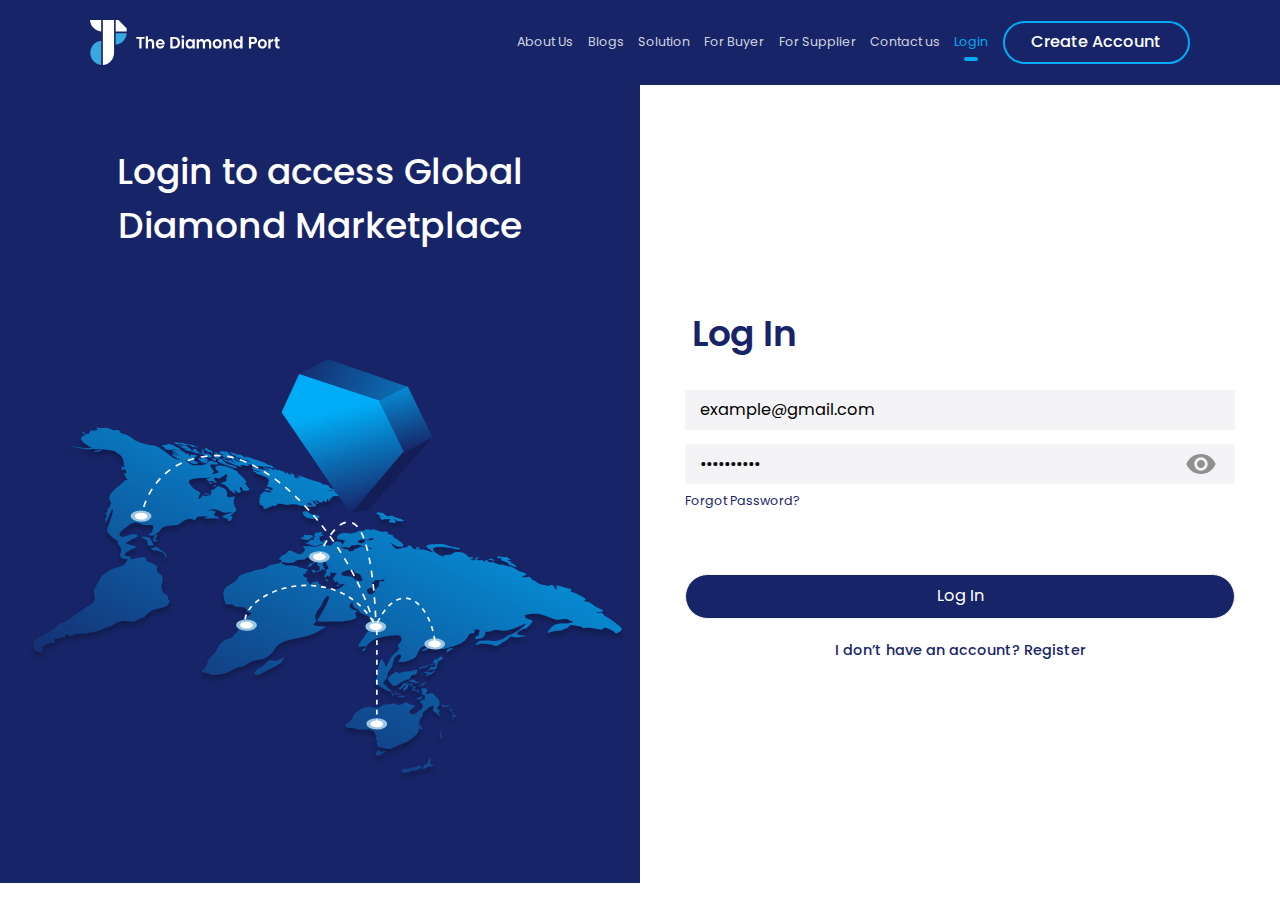
<file: pages/login.html>
<!DOCTYPE html>
<html lang="en">

<head>
    <meta charset="UTF-8">
    <meta http-equiv="X-UA-Compatible" content="IE=edge">
    <meta name="viewport" content="width=device-width, initial-scale=1.0">
    <title>Login</title>

    <link rel="icon" type="image" href="../assets/images/logo.svg">
    <!-- Bootstrap -->
    <link rel="stylesheet" href="../assets/css/bootstrap.min.css">
 
    <!-- style.css -->
    <link rel="stylesheet" href="../assets/css/style.css">
    <link rel="stylesheet" href="../assets/css/responsive.css">

</head>

<body class="register">
    <div class="nav-blacklayer"></div>
    <!-- Navbar Start -->
    <!-- Navbar Start -->
    <nav class="navbar">
        <div class="containerX">
            <div class="row align-items-center justify-content-between">
                <div class="col-4  col-lg-2 ps-0">
                    <div class="nav-logo">
                        <a href="Index.html" class="d-flex align-items-center">
                            <img src="../assets/images/logo.svg" alt="" class="img-fluid">
                            <img src="../assets/images/the-diamond-port.svg" alt="" class="scroll-hide">
                        </a>
                    </div>
                </div>

                <div class="col-auto col-lg-10 pe-0">
                    <div class="d-flex align-items-center justify-content-end">
                        <div class="order-lg-2">
                            <ul class="d-flex justify-content-end align-items-center right-nav">
                                <li class="nav-icon">
                                    <a href="register-now.html"
                                        class="theme-btn text-white d-none d-lg-inline-flex AccountBtn mt-0">
                                        Create Account
                                    </a>
                                </li>
                            </ul>
                        </div>

                        <div>
                            <ul class="nav-menu">
                                <li class="nav-item">
                                    <a href="About-Us.html" class="nav-link">About Us</a>
                                </li>
                                <li class="nav-item">
                                    <a href="#" class="nav-link">Blogs</a>
                                </li>
                                <li class="nav-item">
                                    <a href="solution.html" class="nav-link">Solution</a>
                                </li>
                                <li class="nav-item">
                                    <a href="for-buyer.html" class="nav-link">For Buyer</a>
                                </li>
                                <li class="nav-item">
                                    <a href="for-supplier.html" class="nav-link">For Supplier</a>
                                </li>
                                <li class="nav-item">
                                    <a href="contact-us.html" class="nav-link">Contact us</a>
                                </li>
                                <li class="nav-item">
                                    <a href="login.html" class="nav-link active-nav">Login</a>
                                </li>
                            </ul>
                            <div class="hamburger p-0">
                                <span class="bar"></span>
                                <span class="bar"></span>
                                <span class="bar"></span>
                            </div>
                        </div>
                    </div>
                </div>
            </div>
        </div>
    </nav>

    <section>
        <div class="row Contact-us align-items-center justify-content-center position-relative">
            <div class="col-12 col-md-6 p-0 map-column ">
                <!-- <div class="text-center d-md-none">
                    <img src="../assets/images/login-register-logo.svg" alt="">
                </div> -->
                <h2 class="login-map-heading"><span>Login</span> to access Global <br> Diamond Marketplace</h2>


                <!-- Map Svg Path -->
                <div class="map-svg d-none d-md-block">
                    <svg id="Layer_1" version="1.1" width="100%" viewBox="0 0 771 597" fill="none"
                        xmlns="http://www.w3.org/2000/svg">
                        <g filter="url(#filter0_d_62_711)">
                            <path
                                d="M169.878 244.648C169.878 244.648 172.378 246.78 174.799 247.455C177.234 248.127 177.418 249.156 177.91 253.03C178.401 256.905 185.318 254.868 185.318 254.868C185.318 254.868 183.131 250.346 181.376 247.195C179.633 244.026 169.878 244.648 169.878 244.648ZM189.48 248.697C189.992 248.054 185.617 248.555 186.963 246.906C188.313 245.272 189.63 242.908 189.63 242.908L187.946 242.156C186.168 243.508 183.32 247.565 184.982 249.615C186.63 251.667 188.952 249.328 189.48 248.697ZM187.694 260.536C190.925 261.753 196.985 263.078 198.105 265.055C199.225 267.032 199.234 270.119 199.234 270.119C199.234 270.119 202.505 266.58 196.938 262.703C191.368 258.813 187.185 255.928 187.185 255.928C187.185 255.928 186.96 257.51 185.54 257.817C184.133 258.122 181.368 258.034 181.368 258.034L185.066 261.101C185.049 261.089 186.704 260.155 187.694 260.536ZM341.278 390.547C338.903 390.777 333.484 394.581 330.697 394.188C327.911 393.794 325.929 392.753 323.017 394.277C320.105 395.801 320.685 397.088 318.197 399.13C315.709 401.172 314.465 401.657 313.08 402.091C311.695 402.525 310.163 403.675 309.301 405.14C308.439 406.606 305.836 408.843 306.368 410.109C306.9 411.374 311.038 411.574 313.515 410.181C315.993 408.787 336.13 398.322 337.627 397.046C339.123 395.77 340.203 394.018 341.291 392.589C342.425 391.167 343.653 390.317 341.278 390.547ZM495.136 406.427C490.703 407.378 487.692 406.962 485.617 407.496C483.542 408.029 480.723 409.581 479.934 409.167C479.145 408.753 478.762 406.699 476.729 407.843C473.495 409.64 467.084 413.505 467.321 416.099C467.557 418.692 472.252 422.007 472.24 423.185C472.23 424.378 477.316 424.26 479.601 422.501C481.886 420.743 482.895 419.812 485.67 418.707C488.445 417.603 490.061 416.072 490.955 416.41C491.85 416.748 492.785 416.623 493.887 414.647C494.988 412.672 496.036 411.175 497.827 410.88C499.605 410.602 500.921 410.371 501.569 409.308C502.218 408.245 503.383 404.509 502.548 404.441C501.696 404.361 499.567 405.461 495.136 406.427ZM519.3 519.046C518.499 518.737 518.327 516.53 518.689 514.529C519.048 512.514 518.332 510.22 517.727 510.835C517.119 511.435 516.315 515.303 514.638 517.535C512.961 519.767 510.628 519.005 510.214 519.44C509.801 519.876 510.894 521.24 510.737 521.898C510.581 522.556 509.001 522.787 507.736 522.437C506.472 522.086 506.423 520.624 505.808 520.284C505.19 519.93 499.905 522.228 494.714 523.495C489.523 524.762 487.262 523.09 484.504 525.015C483.62 525.632 482.445 527.34 484.944 528.399C487.443 529.458 492.283 527.939 495.176 526.654C498.066 525.354 498.343 526.411 499.997 526.448C501.665 526.482 504.111 523.828 505.899 523.431C507.688 523.033 507.286 523.364 508.994 523.994C510.689 524.641 513.714 522.908 516.119 521.791C518.524 520.674 519.345 521.818 521.505 520.374C523.661 518.901 520.116 519.353 519.3 519.046ZM458.94 503.714C456.659 503.443 458.376 501.719 456.463 501.357C455.294 501.138 450.691 507.044 453.849 507.994C456.993 508.947 464.325 503.356 464.388 502.669C464.452 501.982 461.233 503.968 458.94 503.714ZM364.64 245.552C363.694 245.796 363.294 245.156 362.636 246.338C361.877 247.713 366.583 247.703 368.021 248.127C369.459 248.552 371.968 248.418 372.759 247.773C373.55 247.128 374.845 246.062 375.409 245.91C375.975 245.772 377.197 244.439 376.694 243.889C376.192 243.34 373.619 242.014 372.595 242.227C371.554 242.428 370.393 243.06 369.697 242.675C368.987 242.292 366.346 241.889 365.863 243.248C365.355 244.626 365.585 245.308 364.64 245.552ZM383.41 222.239C384.995 221.051 386.239 219.493 381.882 218.682C377.512 217.873 375.479 217.943 373.722 216.924C371.965 215.904 370.443 213.185 366.21 214.103C363.097 214.763 365.384 219.268 368.745 221.008C372.09 222.737 381.826 223.426 383.41 222.239ZM281.012 216.334C280.267 215.119 275.627 216.692 273.227 217.573C270.844 218.466 268.784 219.717 267.665 219.887C266.545 220.056 270.5 222.272 272.031 222.726C273.563 223.179 274.51 222.95 274.568 224.278C274.641 225.619 277.114 225.712 277.814 225.141C278.514 224.569 278.957 222.702 279.951 221.774C280.96 220.843 278.706 220.111 278.064 219.158C277.433 218.189 281.576 217.256 281.012 216.334ZM254.697 179.495C254.254 179.215 253.889 178.878 253.099 179.17C252.308 179.462 252.08 179.147 251.673 179.626C251.254 180.121 252.375 180.76 253.585 180.693C254.795 180.626 256.502 180.448 256.64 180.219C256.782 180.004 255.126 179.777 254.697 179.495ZM258.937 182.37C258.137 182.428 257.428 182.677 257.308 183.02C257.188 183.364 257.21 183.14 257.114 183.538C257.01 183.981 259.244 183.79 260.079 183.137C260.901 182.502 259.751 182.309 258.937 182.37ZM247.793 192.147C247.328 192.003 246.52 192.548 246.25 192.872C245.982 193.21 247.419 192.915 248.125 193.181C248.845 193.444 251.052 193.89 251.054 194.169C251.055 194.448 252.884 193.94 252.136 193.505C251.371 193.058 249.23 193.366 249.421 192.835C249.616 192.317 249.688 191.864 249.134 191.897C248.581 191.929 248.539 192.392 247.793 192.147ZM196.655 136.002C197.902 136.517 199.07 138.339 199.053 138.857C199.035 139.374 204.83 140.081 205.413 139.779C205.996 139.477 207.33 139.713 209.177 139.409C211.025 139.104 217.723 140.559 217.998 140.352C218.256 140.133 215.419 137.468 214.46 137.185C213.502 136.902 210.84 136.017 209.895 134.835C208.95 133.652 203.369 132.734 202.711 132.489C202.053 132.245 201.732 133.151 200.563 133.828C199.395 134.506 197.981 133.783 196.14 134.307C194.213 134.845 195.408 135.487 196.655 136.002ZM214.357 146.555C213.124 145.773 207.907 144.647 207.451 144.825C206.997 145.018 207.528 145.651 207.971 146.284C208.399 146.919 210.711 147.641 211.751 148.779C212.794 149.93 214.533 150.747 217.158 151.77C219.784 152.793 222.948 152.801 225.179 153.036C227.41 153.272 230.299 156.075 232.439 156.649C234.576 157.208 236.342 157.123 236.586 156.818C236.83 156.513 239.309 155.575 239.448 155.082C239.585 154.574 237.669 154.728 237.313 154.801C236.972 154.872 234.619 153.275 233.759 152.431C232.916 151.599 233.725 151.422 234.225 151.06C234.722 150.684 234.234 149.956 234.489 149.09C234.746 148.239 236.194 148.192 237.389 147.671C238.571 147.168 236.088 146.386 235.07 146.009C234.051 145.633 233.397 145.77 232.836 146.201C232.274 146.632 231.183 145.459 230.336 145.495C229.505 145.544 228.67 148.24 228.286 148.142C227.899 148.029 227.615 145.591 227.037 144.848C226.458 144.105 225.47 144.18 225.262 144.699C225.067 145.217 223.677 144.813 224.009 144.509C224.341 144.204 222.17 142.988 220.898 142.507C219.613 142.027 219.952 142.03 219.939 141.503C219.925 140.976 215.034 140.488 213.562 140.127C212.09 139.767 210.808 140.199 210.199 140.255C209.574 140.299 207.305 140.276 207.23 140.803C207.165 141.211 208.136 140.948 208.739 141.569C209.327 142.193 214.147 142.693 213.478 143.274C212.808 143.854 207.561 142.278 207.518 142.462C207.474 142.645 209.681 144.429 212.818 145.25C215.954 146.071 217.086 147.135 216.988 147.254C216.878 147.39 215.589 147.337 214.357 146.555ZM244.123 155.15C245.338 155.288 246.084 155.532 247.248 155.723C248.398 155.916 249.23 155.514 249.83 154.783C250.416 154.054 249.37 153.417 249.65 152.974C249.93 152.531 251.319 152.567 251.322 152.14C251.325 151.713 250.373 151.737 249.77 151.204C249.165 150.657 245.99 149.783 245.213 149.529C244.435 149.275 242.826 149.422 242.607 149.341C242.402 149.257 244.15 151.028 243.165 151.028C242.177 151.015 240.819 149.738 240.175 149.668C239.332 149.557 238.721 150.04 238.98 150.365C239.225 150.692 239.617 151.907 240.151 152.113C240.685 152.319 242.013 153.056 242.336 153.856C242.654 154.627 242.906 154.997 244.123 155.15ZM259.976 152.699C260.455 152.208 260.473 151.338 259.595 151.012C258.732 150.683 257.48 150.493 256.586 149.802C255.692 149.111 256.64 150.219 255.991 150.297C255.341 150.374 254.671 150.588 254.671 150.588C254.82 150.96 257.07 152.295 258.058 152.662C259.059 153.026 259.512 153.187 259.976 152.699ZM247.902 146.836C247.937 147.492 248.785 148.44 249.553 148.725C250.323 149.025 253.064 149.411 253.63 149.186C254.196 148.96 255.81 148.577 255.466 147.648C255.122 146.72 254.06 146.439 253.03 145.902C251.998 145.352 251.307 144.819 250.124 144.69C248.94 144.562 247.226 144.785 246.528 144.209C245.844 143.631 244.582 142.486 243.983 142.335C243.308 142.166 242.99 142.469 242.877 143.032C242.761 143.58 243.959 144.78 244.553 145.255C245.16 145.729 247.87 146.194 247.902 146.836ZM242.347 145.619C242.813 145.233 243.089 144.232 240.344 144.625C239.926 144.68 241.881 146.005 242.347 145.619ZM232.263 138.796C232.594 139.197 234.299 139.725 233.723 139.981C233.148 140.238 232.422 140.122 232.694 140.43C232.98 140.736 233.655 140.993 233.249 141.118C232.843 141.244 230.15 140.35 229.855 139.722C229.575 139.091 229.783 138.748 229.142 138.339C228.501 137.93 226.149 137.053 226.277 136.664C226.404 136.276 224.933 135.562 223.212 135.39C221.506 135.215 217.594 135.581 217.484 135.805C217.376 136.043 219.27 136.907 219.748 137.402C220.227 137.897 222.651 138.409 223.364 138.365C224.078 138.321 224.427 138.205 224.421 138.529C224.43 138.851 227.273 139.677 227.111 139.85C226.948 140.024 222.314 138.685 222.163 139.019C222.012 139.353 224.866 140.514 226.488 140.894C228.125 141.272 232.274 141.72 233.263 142.366C234.252 143.012 238.094 144.54 239.627 143.847C240.53 143.433 240.522 142.758 239.432 142.305C238.328 141.855 237.056 142.079 236.929 141.041C236.802 140.003 237.003 139.441 236.601 139.14C236.195 138.824 234.157 139.219 233.451 138.864C232.738 138.555 231.917 138.397 232.263 138.796ZM211.256 131.846C212.353 132.341 211.536 132.829 213.196 133.173C214.856 133.517 215.845 133.178 216.363 133.284C216.883 133.404 219.731 132.478 219.429 133.411C219.138 134.326 220.131 134.545 220.78 134.556C221.429 134.566 223.252 134.736 223.608 134.663C223.949 134.592 223.908 133.628 224.671 133.797C225.42 133.967 225.381 133.106 226.856 133.393C228.344 133.677 229.749 134.166 229.848 134.679C229.962 135.19 231.36 136.356 232.646 136.482C233.932 136.609 235.443 136.58 236.35 136.725C237.256 136.87 238.996 136.804 238.548 136.319C238.101 135.834 236.482 136.012 235.058 135.761C233.632 135.497 234.05 134.913 232.858 134.462C231.666 134.012 230.673 133.793 229.037 133.504C227.398 133.2 224.642 133.081 222.917 132.703C221.192 132.326 220.526 131.495 217.641 131.397C214.755 131.298 210.588 130.294 209.851 130.371C208.939 130.463 210.159 131.35 211.256 131.846ZM219.407 134.797C219.396 134.548 216.051 133.805 215.075 134.04C214.791 134.101 216.786 135.317 217.466 135.249C218.134 135.197 219.402 135.033 219.407 134.797ZM243.117 141.095C243.193 141.288 245.653 142.648 245.973 142.536C246.293 142.425 244.353 139.582 243.487 139.328C242.793 139.134 243.029 140.918 243.117 141.095ZM247.612 138.913C248.136 139.591 246.419 138.904 246.37 139.324C246.336 139.741 248.878 140.616 249.265 140.729C249.651 140.842 249.363 141.683 250.169 142.374C250.974 143.065 251.586 142.317 252.66 142.405C253.734 142.492 254.63 144.183 255.759 144.247C256.887 144.311 256.368 143.926 256.342 143.592C256.302 143.26 255.72 141.959 255.382 141.603C255.041 141.233 253.532 140.555 252.34 140.105C251.147 139.654 250.729 138.546 249.647 138.137C248.581 137.739 247.532 136.912 246.87 137.447C246.779 137.521 247.088 138.235 247.612 138.913ZM258.547 143.846C258.878 144.248 260.141 145.039 259.198 145.121C258.27 145.201 257.127 145.139 257.823 145.436C258.505 145.736 259.76 145.764 260.151 146.347C260.527 146.932 261.822 147.292 262.611 147.706C263.4 148.12 265.506 148.758 266.039 148.597C266.571 148.436 263.826 147.491 263.81 147.038C263.78 146.587 264.927 146.942 264.787 146.45C264.647 145.959 262.745 145.125 262.385 144.64C262.026 144.155 259.796 143.302 259.579 143.235C259.374 143.151 259.429 143.216 259.429 143.216C258.892 142.995 258.202 143.447 258.547 143.846ZM265.944 144.451C267.01 144.849 270.905 145.81 270.597 146.081C270.291 146.367 266.87 145.43 266.583 145.919C266.296 146.408 267.871 147.398 268.107 147.491C268.343 147.585 270.282 148.633 271.269 149C272.256 149.366 274.388 150.25 274.922 150.456C275.456 150.663 277.234 149.664 277.573 149.667C277.911 149.67 277.022 150.61 278.389 150.606C279.743 150.603 281.813 150.938 281.813 150.938C281.813 150.938 281.058 151.445 280.856 151.376C280.653 151.306 278.895 150.993 278.417 151.13C277.939 151.268 279.181 152.284 279.889 152.564C280.609 152.828 281.652 152.906 281.652 152.906C281.652 152.906 279.479 153.47 280.405 153.818C281.33 154.165 283.121 154.767 284.099 154.812C285.08 154.871 285.39 155.143 285.017 155.204C284.645 155.266 281.856 155.123 280.534 154.782C279.213 154.441 279.234 153.143 278.182 152.743C277.131 152.342 275.638 151.588 275.318 151.7C274.998 151.812 276.949 153.74 275.64 153.294C274.328 152.834 271.988 152.116 271.213 152.141C270.437 152.166 269.225 152.307 270.181 152.664C271.137 153.021 275.725 154.795 275.725 154.795C275.725 154.795 281.396 157.242 282.762 157.767C284.126 158.278 285.006 158.53 285.628 159.089C286.264 159.646 289.595 159.862 290.161 160.077C290.726 160.293 292.427 160.616 291.414 159.915C290.401 159.214 289.083 158.005 290.243 158.167C291.402 158.329 294.5 158.377 295.332 158.696C296.164 159.014 298.739 159.458 299.847 159.128C300.952 158.784 296.662 157.212 298.06 157.305C299.473 157.396 302.431 157.761 302.729 157.874C303.027 157.986 307.135 159.251 309.146 159.493C311.157 159.735 311.515 159.588 314.176 159.752C316.837 159.917 323.967 161.492 324.356 161.354C324.731 161.219 317.546 159.667 318.756 159.6C319.966 159.533 322.981 160.242 325.046 160.902C327.112 161.561 329.6 162.019 330.526 162.014C331.452 162.008 332.365 162.46 332.674 162.189C332.98 161.903 328.7 160.844 328.78 160.169C328.875 159.492 326.936 158.796 324.715 158.442C322.494 158.087 323.405 157.908 322.323 157.233C321.239 156.544 317.491 154.779 315.912 154.216C314.333 153.653 312.159 153.408 311.23 152.767C310.303 152.141 306.039 150.461 306.336 150.927C306.634 151.392 307.732 152.52 306.947 152.311C306.162 152.102 305.842 151.14 303.412 150.144C300.982 149.147 298.716 148.609 296.92 148.331C295.123 148.054 294.812 148.487 294.812 148.487C294.812 148.487 299.178 150.253 298.322 150.321C297.45 150.391 296.055 149.783 294.99 149.032C293.922 148.266 293.636 148.049 292.523 147.276C291.425 146.502 290.066 145.755 288.821 145.607C287.575 145.46 287.734 146.154 285.556 145.528C283.395 144.913 282.692 144.132 281.204 143.848C279.715 143.564 277.727 142.744 276.779 142.974C275.831 143.204 278.75 144.311 279.353 144.579C279.942 144.85 279.078 144.875 279.545 145.209C280.012 145.544 281.164 146.016 282.449 146.495C283.735 146.975 283.088 146.978 283.512 147.409C283.936 147.839 283.654 148.179 285.128 148.731C286.587 149.284 288.45 149.786 289.318 149.79C290.173 149.796 289.595 150.215 290.637 150.646C291.679 151.077 292.799 151.54 294.651 151.882C296.502 152.224 298.213 152.074 299.032 152.219C299.85 152.363 297.607 152.321 298.56 152.752C299.5 153.185 301.925 154.065 302.042 154.149C302.159 154.233 304.104 155.236 301.757 154.563C299.408 153.877 297.011 153.169 297.011 153.169C297.011 153.169 295.508 152.799 293.659 152.383C291.811 151.967 289.417 150.832 289.872 151.36C290.312 151.891 290.449 152.456 290.895 152.662C291.341 152.868 290.387 152.79 291.675 153.196C292.963 153.601 294.706 154.181 293.355 154.11C292.005 154.038 290.485 153.745 289.942 153.305C289.399 152.865 289.997 151.943 288.843 151.456C287.691 150.985 286.005 150.395 285.066 149.873C284.129 149.366 282.36 148.098 282.671 149.091C282.982 150.084 284.715 151.048 284.641 151.222C284.566 151.396 284.122 151.47 285.553 152.116C286.969 152.765 288.435 153.715 288.576 153.765C288.731 153.813 289.216 154.88 287.117 153.932C285.019 152.984 283.254 152.363 282.88 152.057C282.506 151.751 282.646 151.257 282.86 151.222C283.075 151.186 283.124 150.767 282.85 150.621C282.592 150.487 281.467 149.907 281.157 149.547C280.848 149.186 280.835 149.379 281.266 148.955C281.71 148.529 281.052 148.638 280.959 148.167C280.882 147.695 281.876 148.193 281.011 147.585C280.146 146.978 280.065 146.756 279.711 146.932C279.36 147.122 279.602 147.876 279.009 147.224C278.416 146.572 279.213 146.941 278.371 146.388C277.53 145.836 278.102 146.359 276.831 145.613C275.575 144.864 275.937 145.275 275.476 143.909C275.016 142.544 274.202 142.605 273.165 142.202C272.115 141.816 272.316 141.96 272.316 141.96C271.059 141.564 271.297 141.936 269.063 141.775C266.83 141.614 264.904 141.357 264.827 142.047C264.735 142.738 264.863 144.055 265.944 144.451ZM278.015 159.491C278.653 159.886 277.309 160.21 278.53 160.568C279.764 160.908 281.283 161.202 282.146 161.53C283.01 161.859 284.498 162.143 285.01 161.853C285.523 161.577 285.129 160.789 284.861 160.686C284.594 160.583 283.108 159.24 281.657 158.92C280.209 158.614 274.191 157.268 273.562 156.754C272.933 156.24 271.997 155.291 271.009 154.925C270.022 154.558 267.787 153.044 268.016 152.918C268.248 152.806 268.815 152.86 268.439 152.363C268.047 151.854 268.723 151.316 266.936 150.92C265.15 150.523 263.561 150.167 263.764 149.883C263.968 149.6 264.586 149.248 263.644 148.889C262.688 148.531 262.22 148.55 261.46 148.219C260.685 147.891 258.054 147.016 257.815 146.996C257.014 146.952 258.629 148.186 259.139 148.69C259.649 149.194 259.362 149.683 259.6 150.055C259.837 150.428 260.495 149.952 260.969 149.976C261.428 149.989 262.98 150.571 263.333 150.749C263.686 150.926 264.484 151.662 263.899 152.038C263.313 152.414 262.636 151.966 262.656 152.801C262.676 153.636 262.155 153.957 262.773 154.312C263.39 154.666 264.042 154.514 264.542 154.785C265.043 155.055 264.37 155.078 265.002 155.518C265.633 155.958 266.642 156.1 267.101 156.113C267.559 156.126 268.569 155.915 268.38 156.196C268.207 156.489 266.776 156.196 268.264 156.745C269.754 157.308 273.523 158.569 274.705 159.051C275.888 159.532 276.427 159.855 276.89 159.72C277.394 159.564 277.373 159.082 278.015 159.491ZM270.78 151.477C271.61 151.429 272.543 151.819 272.272 151.246C272.015 150.671 270.613 150.108 269.597 149.834C268.736 149.608 267.874 149.824 268.31 150.061C268.749 150.312 269.262 150.389 269.297 150.781C269.332 151.172 269.932 151.514 270.78 151.477ZM377.47 208.335C377.47 208.335 374.846 206.694 372.666 206.23C370.485 205.766 367.928 205.511 367.929 204.981C367.93 204.452 369.912 204.963 370.511 204.938C371.112 204.927 373.868 205.135 372.931 204.716C371.996 204.311 369.199 203.493 370.363 203.507C371.513 203.523 374.488 204.342 373.594 204.004C372.699 203.666 369.138 201.606 371.198 202.325C373.259 203.044 375.241 204.629 375.576 205.589C375.911 206.548 376.177 207.181 377.431 207.651C378.686 208.12 378.921 208.567 379.757 207.929C380.594 207.291 381.446 207.195 380.886 206.567C380.343 205.95 379.486 205.209 378.883 204.676C378.283 204.158 377.252 202.813 377.398 202.627C377.558 202.439 372.85 200.744 375.506 200.968C378.162 201.192 379.872 201.837 379.825 202.712C379.794 203.6 380.484 204.751 381.906 204.81C383.329 204.87 383.68 204.592 383.094 203.894C382.508 203.196 379.978 202.481 380.015 201.548C380.053 200.616 381.06 200.744 381.06 200.744L385.065 203.084C385.065 203.084 387.042 203.655 387.245 203.548C387.434 203.444 387.256 202.899 388.301 202.639C389.347 202.378 388.893 201.674 389.107 200.918C389.306 200.164 390.449 201.476 390.821 201.856C391.206 202.234 392.07 203.459 392.908 202.291C393.745 201.124 393.67 200.489 393.958 199.824C394.245 199.159 394.518 198.673 395.146 198.908C395.773 199.143 395.638 202.253 396.233 201.758C396.828 201.263 397.739 200.363 398.038 200.123C398.337 199.882 398.022 199.758 397.499 198.903C396.975 198.048 398.392 198.697 399.288 197.975C400.182 197.24 400.427 196.141 401.698 195.725C402.982 195.308 403.681 195.707 404.793 195.759C405.891 195.814 407.97 195.398 409.415 195.777C410.859 196.142 411.424 196.005 414.664 196.559C417.89 197.116 421.18 198.603 418.946 197.28C416.713 195.957 413.222 194.591 411.841 194.069C410.46 193.546 408.045 192.106 406.805 191.987C405.566 191.882 405.128 192.616 404.221 191.486C403.302 190.373 405.351 190.667 403.122 189.814C400.892 188.961 394.949 189.235 395.891 188.521C396.832 187.807 401.474 189.012 402.982 189.234C404.487 189.442 407.713 189.999 406.38 189.498C405.032 188.999 403.333 187.882 401.544 187.207C399.756 186.531 396.097 185.575 396.556 185.146C397.015 184.718 398.499 184.62 397.059 184.093C395.631 183.549 394.534 181.892 391.925 182.042C389.331 182.19 386.55 179.604 384.81 178.95C383.069 178.296 371.801 175.005 369.214 174.035C366.626 173.064 363.614 172.105 361.821 171.489C360.027 170.872 355.535 169.951 357.397 170.894C359.259 171.837 362.731 173.265 361.471 173.384C360.211 173.504 357.079 172.446 357.012 172.663C356.945 172.88 360.421 174.425 358.947 174.227C357.489 174.041 354.665 173.506 354.608 172.177C354.534 170.836 354.941 169.916 354.002 169.571C353.06 169.212 349.563 168.082 349.557 168.671C349.551 169.26 350.055 170.354 349.302 170.066C348.548 169.779 347.885 169.417 347.572 168.763C347.258 168.109 346.616 166.98 345.914 167.184C345.197 167.39 345.83 168.639 344.115 168.23C342.4 167.821 342.06 167.995 342.211 167.75C342.379 167.516 344.25 167.09 342.417 166.407C340.583 165.724 334.507 163.313 334.878 163.87C335.249 164.426 335.329 165.001 334.621 164.721C333.901 164.457 334.186 163.955 332.79 163.434C331.41 162.912 330.996 163.348 330.01 163.525C329.022 163.688 330.318 164.768 328.725 163.943C327.13 163.103 328.459 163.31 326.482 162.739C324.505 162.168 323.027 162.573 321.987 162.421C320.946 162.269 315.865 161.077 316.967 161.777C318.054 162.481 318.383 162.426 320.093 163.071C321.788 163.718 326.19 164.713 325.332 164.869C324.49 165.023 323.127 165.233 322.116 164.723C321.091 164.215 321.007 164.244 321.007 164.244C318.821 164.369 316.232 163.928 314.038 163.113C311.842 162.284 308.497 161.982 307.743 161.695C306.99 161.407 304.643 160.647 304.193 161.133C303.729 161.621 304.13 162.893 305.69 163.606C307.247 164.306 313.51 166.068 312.977 166.405C312.444 166.743 306.201 164.743 305.831 164.73C305.461 164.718 304.01 164.398 305.03 165.495C306.049 166.591 309.129 167.157 308.654 167.397C308.178 167.637 306.747 167.52 307.891 168.126C309.035 168.732 311.049 169.076 313.422 169.906C315.795 170.735 317.671 171.499 319.445 172.354C321.217 173.195 322.55 173.872 323.042 174.541C323.535 175.21 324.167 176.458 323.722 177.238C323.279 178.031 323.44 181.416 322.584 182.293C321.725 183.155 320.335 183.648 322.312 184.396C324.273 185.132 326.583 185.222 327.253 185.538C327.923 185.854 329.035 186.803 328.383 187.396C327.73 187.989 327.427 189.362 326.695 188.674C325.964 187.986 323.573 186.424 322.559 186.341C321.545 186.258 320.61 186.383 319.933 186.832C319.243 187.284 318.324 188.318 320.011 188.643C321.686 188.985 322.673 188.278 324.287 188.88C325.902 189.481 326.388 189.666 326.065 190.204C325.742 190.743 327.251 191.42 324.769 191.271C322.285 191.106 321.539 190.774 320.597 190.414C319.655 190.055 318.259 190.241 317.962 190.495C317.664 190.736 316.655 191.667 315.761 192.402C314.867 193.138 313.346 193.638 313.287 194.266C313.231 194.907 313.998 195.546 313.502 196.554C313.004 197.548 313.492 197.203 312.782 197.893C312.072 198.584 311.625 198.466 312.113 199.194C312.601 199.923 314.028 199.026 312.772 200.689C311.518 202.366 313.117 203.5 312.987 204.05C312.841 204.589 311.57 205.004 313.156 205.787C314.756 206.568 316.836 207.048 317.06 208.144C317.285 209.239 317.609 210.847 319.026 210.967C320.443 211.086 321.264 210.26 323.47 209.367C325.677 208.474 326.753 207.149 328.751 207.129C330.734 207.111 330.45 208.246 332.766 206.673C335.081 205.1 332.865 204.51 336.113 204.842C339.36 205.175 336.636 204.624 340.059 205.133C343.483 205.642 345.297 206.564 346.291 206.165C347.299 205.764 352.941 205.098 355.68 205.47C358.419 205.843 358.912 206.511 361.2 206.826C363.476 207.156 368.379 207.628 369.221 208.004C370.063 208.38 373.807 208.424 375.036 208.648C376.193 208.796 377.47 208.335 377.47 208.335ZM542.516 381.384C544.101 380.196 545.25 379.669 545.377 379.368C545.502 379.054 545.252 378.61 545.252 378.61C543.904 378.111 543.187 379.023 542.251 379.148C541.315 379.273 539.454 379.403 538.869 380.853C538.284 382.302 537.902 383.468 537.686 383.856C537.469 384.23 540.932 382.571 542.516 381.384ZM523.513 392.574C523.007 394.055 520.984 396.153 522.143 396.579C523.305 397.02 525.928 396.691 524.611 397.982C523.293 399.272 525.772 399.496 524.014 400.609C522.258 401.737 522.398 402.14 521.599 401.845C520.797 401.536 521.537 401.473 520.344 401.376C519.151 401.278 518.311 401.446 518.133 402.328C517.957 403.225 518.667 403.608 517.516 404.121C516.365 404.634 514.308 405.9 515.42 405.952C516.517 406.006 519.738 404.123 521.208 404.204C522.677 404.285 523.54 404.967 522.636 405.821C521.733 406.676 521.268 407.694 520.065 407.716C518.862 407.737 518.12 408.771 516.787 408.271C515.44 407.772 516.635 406.899 515.03 407.251C513.426 407.604 513.107 407.009 511.925 407.866C511.49 408.173 510.945 408.527 510.362 408.829C511.429 408.698 512.493 408.64 513.059 408.767C514.6 409.102 515.834 408.736 515.019 409.503C514.218 410.267 513.138 410.945 513.209 411.198C513.28 411.451 513.763 412.239 513.722 412.702C513.68 413.165 515.85 410.528 517.454 410.175C519.059 409.823 517.289 412.026 518.182 411.291C519.076 410.555 521.053 409.156 522.37 407.865C523.687 406.575 523.461 403.862 524.221 403.56C524.994 403.256 526.484 403.099 526.925 402.203C527.38 401.305 525.146 402.481 525.969 400.419C526.803 398.341 526.935 397.804 527.224 396.61C527.513 395.415 527.997 394.159 529.136 393.75C530.275 393.342 534.123 391.693 533.444 390.967C532.765 390.241 532.158 389.767 532.158 389.767C531.101 389.25 532.252 387.663 530.359 389.211C528.466 390.758 527.088 392.75 526 392.576C524.924 392.386 524.02 391.094 523.513 392.574ZM507.418 409.623C508.174 409.749 509.316 409.355 510.345 408.817C508.514 409.046 506.674 409.481 507.418 409.623ZM509.078 401.306C507.383 401.732 504.728 402.405 504.655 403.211C504.54 404.48 511.254 401.653 511.881 401.888C512.508 402.123 513.277 401.702 514 400.907C514.722 400.111 517.36 399.426 517.24 398.784C517.119 398.142 516.199 398.985 513.529 400.014C510.856 401.027 510.773 400.879 509.078 401.306ZM481.372 426.371C480.22 426.885 480.875 428.806 482.193 428.589C483.511 428.372 482.903 427.898 484.588 426.518C486.288 425.135 486.758 423.881 488.159 423.812C489.545 423.745 488.201 425.496 487.077 426.622C485.968 427.746 485.226 428.78 485.853 429.015C486.48 429.25 485.952 430.955 487.343 429.931C488.734 428.908 489.637 428.053 490.522 427.437C491.406 426.821 491.332 426.553 491.635 425.356C491.924 424.162 491.174 423.271 492.017 423.117C492.859 422.964 495.039 422.354 495.377 422.71C495.718 423.081 493.857 424.285 494.541 424.775C495.241 425.277 497.902 425.441 498.414 425.872C498.926 426.302 498.517 426.855 497.609 427.593C496.715 428.328 495.047 429.368 497.066 429.653C499.07 429.94 500.035 429.457 501.196 429.898C502.358 430.339 504.144 432.074 504.144 432.074C504.144 432.074 505.89 429.992 502.717 429.398C499.542 428.789 497.323 428.801 498.021 428.216C498.721 427.645 501.9 426.224 500.097 425.55C498.309 424.874 494.786 425.102 495.925 423.62C497.066 422.153 498.278 422.012 495.444 421.773C492.595 421.537 491.475 421.706 490.478 422.532C489.479 423.344 488.607 422.782 489.41 422.12C490.201 421.475 492.64 419.044 492.64 419.044C494.575 418.107 496.278 419.694 497.532 420.164C498.787 420.634 501.972 421.124 503.042 420.565C504.112 420.006 505.594 418.909 505.594 418.909C505.594 418.909 501.851 420.482 500.773 419.115C499.694 417.749 498.624 417.234 497.73 416.896C496.835 416.558 495.088 416.493 493.411 417.652C491.734 418.811 492.67 419.76 489.554 420.494C486.438 421.228 485.669 421.649 485.267 421.979C484.866 422.31 485.383 422.857 484.166 423.955C482.966 425.065 482.523 425.858 481.372 426.371ZM474.467 435.45C474.922 434.552 473.709 433.619 473.709 433.619L471.367 434.049C471.902 434.255 472.167 435.418 472.796 435.667C473.421 435.887 474.029 436.361 474.467 435.45ZM488.311 437.683C488.515 437.4 486.78 436.156 484.908 436.406C483.037 436.656 481.876 436.215 481.197 436.562C480.519 436.909 478.689 437.769 478.689 437.769C481.925 437.677 481.947 437.453 483.233 437.579C484.531 437.689 488.108 437.967 488.311 437.683ZM504.049 440.516C506.496 440.01 505.911 441.459 505.911 441.459C505.911 441.459 508.03 439.404 507.998 438.674C507.966 437.944 510.157 436.157 508.443 436.822C506.728 437.487 505.913 438.253 504.401 438.635C502.89 439.016 501.604 438.89 501.945 439.26C502.283 439.616 504.049 440.516 504.049 440.516ZM528.463 456.978C527.793 455.059 530.407 453.775 529.524 453.333C528.64 452.875 526.288 452.351 526.637 450.455C526.987 448.56 528.859 448.31 529.365 446.83C529.871 445.349 529.316 442.161 528.772 441.001C528.228 439.841 522.743 435.039 522.033 433.582C521.336 432.124 518.096 433.172 516.482 433.644C514.867 434.116 512.648 434.217 512.905 433.366C513.162 432.515 515.701 429.89 514.806 428.479C513.912 427.068 507.498 426.536 507.357 428.177C507.22 429.67 508.731 429.289 508.455 431.452C508.179 433.615 507.374 434.263 509.716 434.906C512.058 435.549 512.561 438.246 511.771 439.964C510.966 441.685 508.76 440.622 507.558 441.718C506.355 442.813 505.2 444.283 506.988 444.958C508.777 445.634 509.054 446.691 509.513 448.763C509.975 450.849 506.078 453.182 502.787 455.886C499.493 458.576 497.276 459.765 494.081 457.247C490.885 454.73 496.798 451.594 499.119 449.255C501.455 446.914 498.423 447.796 495.73 446.902C493.038 446.007 492.751 445.069 490.501 444.455C488.252 443.84 488.252 443.84 487.045 444.818C485.852 445.794 483.663 446.523 480.63 447.405C477.598 448.287 478.925 446.877 476.891 445.874C474.857 444.871 474.064 445.414 469.17 446.426C464.276 447.438 462.933 445.983 461.532 447.126C460.131 448.268 458.551 449.573 455.693 450.529C452.835 451.486 447.533 449.845 445.999 449.377C444.468 448.923 442.533 449.86 439.542 450.279C436.551 450.698 434.308 453.068 430.215 455.463C426.123 457.858 426.204 460.139 424.559 463.101C422.912 466.049 421.215 467.446 418.469 469.266C415.724 471.086 415.207 471.613 417.048 473.853C418.888 476.094 426.945 474.722 428.602 475.935C430.244 477.149 434.986 476.912 441.625 477.024C448.264 477.136 449.766 477.947 451.636 480.903C453.494 483.876 452.745 485.132 453.215 486.025C453.686 486.918 452.165 487.419 451.889 488.509C451.612 489.598 455.456 488.906 454.528 491.044C453.603 493.197 453.456 494.809 454.77 496.622C456.084 498.435 458.624 497.957 460.856 498.913C463.088 499.869 464.208 499.699 467.61 499.903C471.013 500.107 471.28 500.21 474.21 498.345C477.139 496.48 483.975 494.397 489.376 491.904C494.776 489.411 499.606 484.792 502.056 482.256C503.941 480.298 504.993 476.596 505.006 473.726C505.174 474.213 505.715 474.55 505.738 474.958C505.78 475.569 505.922 475.987 506.116 476.896C506.31 477.805 507.513 476.71 508.615 475.808C509.717 474.905 508.646 474.391 507.857 473.977C507.068 473.563 506.911 472.074 506.79 471.432C506.693 470.933 505.914 469.238 504.82 468.227C505.367 465.475 506.877 462.315 508.268 461.027C510.286 459.165 508.811 458.967 509.156 457.307C509.486 455.65 512.662 454.214 513.588 453.135C514.514 452.056 516.891 449.253 520.468 448.458C524.044 447.662 521.926 450.791 521.677 452.494C521.442 454.194 522.591 454.74 525.086 456.755C527.581 458.77 529.515 461.04 530.274 460.738C531.034 460.437 529.132 458.897 528.463 456.978ZM505.999 470.915C506.82 472.059 505.916 471.841 505.174 472.875C505.078 473.008 505.011 473.137 504.987 473.258C504.969 472.614 504.887 472.025 504.745 471.519C504.555 470.815 504.543 469.935 504.678 468.971C505.109 469.621 505.616 470.375 505.999 470.915ZM540.632 447.973C541.383 447.893 543.304 446.959 541.834 446.878C540.364 446.796 538.534 447.657 537.464 448.215C536.394 448.774 535.473 448.897 534.956 448.349C534.453 447.8 533.858 447.222 533.858 447.222L532.42 446.797C532.121 447.037 531.646 448.174 532.707 448.808C533.753 449.445 535.294 449.779 536.796 449.517C538.298 449.255 538.254 449.703 539.059 449.055C539.848 448.396 539.88 448.053 540.632 447.973ZM546.697 460.855C548.108 459.594 547.722 461.716 547.901 461.907C548.062 462.086 549.627 461.137 548.992 460.051C548.345 458.981 547.696 460.044 546.681 457.99C545.666 455.937 545.306 456.879 544.605 455.303C543.904 453.728 543.612 453.026 543.962 452.203C544.312 451.381 543.315 451.134 543.315 451.134C542.892 451.689 541.104 453.16 542.52 453.809C543.936 454.458 543.456 454.757 544.01 455.798C544.564 456.839 545.809 457.428 546.035 457.994C546.26 458.56 547.072 459.823 546.474 460.304C545.879 460.799 544.779 460.73 544.747 461.074C544.716 461.417 545.683 462.023 546.09 462.529C546.514 463.047 545.082 464.533 545.515 464.932C545.949 465.332 546.39 464.435 546.514 463.047C546.624 461.662 545.287 462.117 546.697 460.855ZM530.834 487.881C531.368 488.087 532.507 487.679 532.364 487.261C532.222 486.843 532.386 484.89 532.17 484.205C531.954 483.52 530.741 482.588 531.186 481.808C531.629 481.015 532.07 479.045 532.07 479.045C530.96 480.169 530.043 482.1 530.256 482.77C530.472 483.455 531.293 484.6 531.024 485.556C530.762 486.555 530.285 487.677 530.834 487.881ZM513.179 420.836C513.304 420.521 512.41 420.183 512.41 420.183C511.312 420.129 510.413 420.747 508.944 421.739C507.474 422.732 505.797 423.89 505.746 424.472C505.694 425.054 505.54 425.815 505.54 425.815C505.54 425.815 507.719 423.059 508.347 423.294C508.974 423.529 508.859 424.797 509.476 424.078C510.093 423.359 510.03 422.972 510.03 422.972C510.03 422.972 511.181 422.459 511.421 421.949C511.66 421.439 510.918 421.399 510.918 421.399C510.918 421.399 513.054 421.15 513.179 420.836ZM488.489 435.728C488.489 435.728 483.372 435.115 482.847 434.79C482.325 434.479 481.571 434.544 481.348 433.993C481.122 433.427 480.892 434.891 478.942 434.036C476.991 433.181 477.761 432.76 477.133 432.526C476.506 432.291 475.088 432.701 475.088 432.701C475.858 433.354 477.593 434.597 479.712 434.689C481.828 434.767 483.71 435.471 484.349 435.601C484.986 435.717 488.489 435.728 488.489 435.728ZM521.015 399.015C521.806 398.37 520.972 397.331 520.534 397.168C520.534 397.168 519.723 398.052 519.672 398.634C519.621 399.216 519.197 399.771 519.197 399.771C519.197 399.771 520.209 399.663 521.015 399.015ZM502.002 259.268C503.173 259.59 505.806 259.141 505.806 259.141C505.806 259.141 505.634 258.008 504.818 257.701C504.017 257.392 501.743 256.899 501.743 256.899C501.406 257.616 500.83 258.947 502.002 259.268ZM376.452 277.149C374.995 276.963 376.175 277.165 374.995 276.963C373.814 276.761 374.686 276.249 373.814 276.761C372.939 277.258 373.05 278.019 372.156 278.754C371.262 279.49 369.82 280.022 370.447 280.257C371.074 280.491 372.152 280.784 373.019 280.509C373.872 280.236 375.064 279.26 375.571 278.853C376.063 278.449 376.156 278.477 376.981 277.591C377.792 276.708 377.755 276.214 377.755 276.214C378.445 275.762 380.594 275.496 379.616 275.01C378.639 274.524 377.796 274.678 377.499 274.933C377.201 275.173 376.831 276.234 376.831 276.234L377.274 276.514C377.243 276.504 377.912 277.35 376.452 277.149ZM396.041 297.994C396.36 297.515 394.613 296.377 394.15 296.335C393.699 296.277 390.563 296.176 390.563 296.176C391.19 296.411 392.803 296.91 393.386 297.594C393.986 298.289 395.723 298.473 396.041 297.994ZM408.674 303.589C408.674 303.589 410.555 303.22 410.288 303.117C410.021 303.014 408.573 302.708 408.039 302.502C407.505 302.296 406.084 302.604 406.084 302.604L404.955 302.893C405.274 303.487 406.251 303.973 406.702 304.031C407.151 304.075 408.674 303.589 408.674 303.589ZM454.063 217.272C456.107 218.156 457.19 218.565 456.756 219.24C456.323 219.914 460.5 219.814 461.022 220.125C461.544 220.436 458.236 220.275 458.236 220.275C458.236 220.275 455.738 220.29 457.813 221.904C459.889 223.518 459.561 224.116 459.999 224.279C460.453 224.439 461.829 223.418 463.032 223.397C464.235 223.375 466.907 223.435 468.12 223.294C469.333 223.153 470.097 222.968 470.36 224.027C470.637 225.085 467.756 226.265 468.56 226.677C469.363 227.089 468.611 227.168 471.091 227.392C473.57 227.616 475.664 227.918 476.424 227.616C477.198 227.312 476.612 225.541 475.808 225.129C475.019 224.715 473.99 223.738 474.286 223.483C474.585 223.243 475.129 223.33 475.563 223.729C475.996 224.128 477.832 225.178 479.573 225.48C481.298 225.769 483.87 226.021 484.62 225.839C485.382 225.64 487.662 225.911 485.822 224.744C483.982 223.577 481.373 222.83 480.025 222.332C478.678 221.833 475.277 220.658 475.101 220.481C474.939 220.302 471.071 218.969 470.505 219.106C469.939 219.244 469.281 220.426 467.759 219.853C466.238 219.28 465.579 219.389 464.356 218.576C463.133 217.762 462.484 216.678 461.962 216.367C461.44 216.056 455.969 215.178 455.969 215.178C455.05 215.492 452.017 216.374 454.063 217.272ZM589.072 272.507C591.446 272.807 592.36 272.907 593.092 273.065C593.825 273.224 595.66 273.201 595.66 273.201C595.66 273.201 594.273 272.194 593.746 271.767C593.234 271.336 592.639 270.758 591.897 270.718C591.154 270.679 590.621 271.546 589.778 271.7C588.935 271.853 587.034 271.387 587.556 271.698C588.095 272.021 589.072 272.507 589.072 272.507ZM598.88 269.171C600 270.074 600.803 270.486 601.426 270.604C602.063 270.72 605.211 270.715 604.993 271.001C604.789 271.285 602.399 272.046 603.901 272.858C605.401 273.655 605.976 273.398 608.022 274.296C610.066 275.18 611.475 275.963 611.844 275.975C612.214 275.988 613.581 276.159 613.376 276.429C613.172 276.712 611.524 277.513 611.524 277.513C611.524 277.513 613.129 278.234 615.273 278.925C617.431 279.613 618.059 279.848 619.22 280.289C620.381 280.73 622.488 280.927 622.787 280.686C623.086 280.446 622.85 280 620.638 278.805C618.428 277.625 618.746 277.147 617.391 276.87C616.036 276.593 614.934 276.422 614.934 276.422L616.146 275.207C616.146 275.207 614.85 274.127 613.042 273.69C611.234 273.252 611.75 271.653 613.083 272.153C614.416 272.654 616.873 273.102 614.687 271.801C612.487 270.502 612.45 270.008 611.112 269.39C609.775 268.772 608.153 269.466 607.249 269.247C606.345 269.029 603.981 268.609 603.981 268.609C602.341 268.571 597.746 268.269 598.88 269.171ZM748.512 354.128C745.688 351.638 735.085 343.003 730.55 340.927C726.017 338.865 727.614 337.484 725.341 336.638C723.083 335.79 718.169 336.952 718.656 335.71C719.141 334.454 726.548 335.66 726.697 333.973C726.846 332.287 719.392 330.266 716.263 327.972C713.134 325.679 710.173 322.976 706.13 322.731C702.088 322.485 705.191 320.782 705.642 319.855C706.09 318.914 692.658 311.951 688.91 311.171C685.163 310.392 690.398 308.235 687.611 307.665C684.825 307.095 669.499 302.12 670.224 303.663C670.949 305.205 671.267 308.653 669.591 308.032C667.929 307.409 668.265 303.559 665.589 303.03C662.926 302.498 663.228 303.257 661.48 303.545C659.733 303.833 650.627 302.319 647.286 299.634C643.945 296.949 642.222 296.939 641.28 296.58C640.324 296.223 639.677 292.476 636.3 292.959C632.936 293.44 628.342 293.771 629.831 292.275C631.318 290.766 635.83 291.36 633.555 289.074C631.281 286.787 626.593 287.089 622.868 284.57C619.41 282.243 615.622 280.058 607.636 279.36C607.49 279.193 607.335 279.056 607.223 279.001C606.513 278.618 605.905 278.145 605.18 278.118C604.438 278.078 603.031 278.383 602.59 278.206C602.137 278.045 600.598 277.814 599.437 277.373C598.276 276.932 597.085 276.849 595.563 276.276C594.042 275.703 596.356 274.66 594.691 274.64C593.023 274.606 594.691 274.64 594.36 275.224C594.03 275.808 591.563 275.479 590.277 275.353C588.991 275.227 588.777 274.556 587.903 273.98C587.03 273.417 587.532 272.893 586.072 272.693C584.614 272.507 584.838 273.058 584.943 274.055C585.046 275.038 583.625 274.273 582.464 273.832C581.303 273.391 581.006 272.572 579.61 272.758C578.213 272.944 576.802 273.132 576.096 272.866C575.376 272.603 574.156 271.892 572.275 272.261C570.763 272.554 572.581 272.872 569.825 273.018C568.527 272.555 567.585 272.107 567.119 271.684C566.945 271.522 566.785 271.357 566.611 271.194L566.929 270.98C566.929 270.98 569.726 270.725 570.474 270.528C571.235 270.329 569.631 269.608 569.292 269.252C568.952 268.882 568.315 268.766 567.555 269.068C566.989 269.294 565.894 269.254 564.606 268.936C562.21 266.184 559.226 263.161 552.728 262.923C543.88 262.617 546.434 265.799 542.45 266.352C538.452 266.908 535.597 265.835 535.001 267.036C534.404 268.237 534.451 269.053 531.494 267.628C528.538 266.204 524.892 264.349 523.876 263.178C522.873 262.005 517.379 257.234 528.128 256.845C538.875 256.442 552.816 260.424 554.152 259.336C555.474 258.25 549.855 257.72 545.258 256.787C540.661 255.853 537.107 252.763 526.231 253.275C515.355 253.788 512.164 254.961 513.597 256.784C515.042 258.59 522.454 262.501 521.174 263.123C519.879 263.748 514.382 260.566 509.252 260.059C504.123 259.551 498.162 260.166 497.187 258.532C496.226 256.897 494.457 254.644 492.839 254.822C491.22 255.001 490.354 257.864 487.922 257.574C485.477 257.286 480.967 259.558 477.922 259.207C474.878 258.856 469.893 251.104 469.893 251.104C469.893 251.104 479.689 258.769 485.09 256.188C489.196 254.232 479.254 248.091 473.204 244.5C473.485 244.335 473.729 244.207 473.863 244.126C474.541 243.779 473.502 242.921 472.968 242.715C472.529 242.552 470.376 241.98 468.305 241.557C467.79 241.289 467.137 240.985 466.39 240.652C466.887 240.364 467.928 240.075 468.153 239.832C468.567 239.396 464.77 238.316 464.77 238.316C464.77 238.316 462.652 238.591 460.776 238.724C459.25 238.299 457.594 237.896 455.848 237.566C454.925 237.144 453.652 236.648 451.749 236.168C447.691 235.116 447.471 236.461 446.462 236.318C445.453 236.176 445.115 235.82 443.204 235.561C441.281 235.319 439.76 235.82 440.193 236.219C440.627 236.618 438.354 237.199 437.511 237.352C436.668 237.506 434.182 237.416 433.349 237.45C432.518 237.499 430.192 238.647 429.146 239.084C428.305 239.428 425.951 239.875 423.728 240.58C423.625 240.582 423.508 240.586 423.406 240.588C419.468 240.531 412.511 238.399 408.105 242.286C403.702 246.188 407.004 247.747 409.321 248.145C411.621 248.53 415.918 248.719 415.918 248.719L412.581 254.446C412.581 254.446 411.538 249.456 405.789 250.462C400.027 251.471 399.561 255.43 399.561 255.43C399.561 255.43 390.919 254.236 389.922 252.915C388.925 251.594 395.199 250.296 395.199 250.296C395.199 250.296 391.05 248.421 389.879 249.084C388.711 249.762 390.434 251.198 390.434 251.198C390.434 251.198 389.071 251.32 388.114 250.963C387.158 250.606 384.302 248.091 384.986 247.243C385.684 246.393 384.537 244.611 384.537 244.611C384.537 244.611 387.77 243.608 388.473 243.316C389.175 243.024 389.793 242.937 389.641 242.638C389.489 242.34 386.111 241.396 386.577 241.011C387.043 240.625 389.26 240.598 389.426 240.174C389.591 239.749 385.868 238.672 385.166 238.964C384.464 239.256 382.357 240.133 381.739 240.131C381.123 240.145 381.459 239.148 380.333 239.363C379.206 239.578 379.826 240.844 379.487 241.194C379.147 241.544 377.637 242.557 377.806 242.868C377.958 243.166 380.766 243.512 379.978 244.083C379.189 244.655 377.807 245.015 377.788 245.885C377.77 246.756 379.3 247.651 378.596 247.929C377.894 248.221 375.577 247.912 374.533 248.628C373.489 249.344 371.595 249.906 371.595 249.906L372.812 251.397C372.812 251.397 367.365 251.647 367.512 252.182C367.645 252.719 372.321 253.595 373.342 253.898C374.362 254.2 379.473 256.284 381.304 255.703C383.136 255.122 387.816 252.365 388.198 253.611C388.582 254.871 380.323 257.07 377.157 256.607C373.989 256.129 372.346 255.356 371.902 255.341C371.475 255.337 371.907 256.619 370.394 256.28C368.884 255.956 365.669 255.456 364.966 255.748C364.264 256.04 369.011 259.493 366.503 262.127C363.995 264.761 362.233 266.478 360.165 265.539C358.098 264.601 352.332 262.11 351.269 261.638C350.203 261.152 348.631 260.808 347.716 261.415C346.801 262.021 345.759 264.09 343.995 265.175C342.232 266.259 339.165 267.647 338.551 268.204C337.953 268.773 339.086 269.042 337.719 270.032C336.338 271.025 335.358 271.686 335.358 271.686C335.358 271.686 336.208 271.929 337.403 272.217C338.598 272.505 339.854 272.989 339.213 274.007C338.574 275.039 339.533 275.233 340.96 275.145C342.385 275.043 345.091 276.465 347.024 276.234C348.958 276.004 350.81 275.993 351.347 276.037C351.898 276.078 354.622 275.203 355.279 274.815C355.936 274.427 355.662 273.208 358.494 272.535C361.323 271.848 366.582 272.247 367.323 271.566C368.064 270.885 368.365 269.497 371.069 269.566C373.772 269.635 374.648 272.182 375.348 272.052C376.03 271.91 378.624 271.938 379.563 271.74C380.501 271.541 383.541 270.614 383.092 272.982C382.629 275.352 381.476 278.086 383.032 279.315C384.586 280.529 385.545 280.901 385.206 281.883C384.868 282.865 385.608 282.979 385.423 283.553C385.252 284.125 384.852 285.088 384.214 285.326C383.577 285.563 383.108 286.023 382.001 285.999C380.893 285.976 378.55 284.7 377.383 284.496C376.217 284.291 375.618 284.228 375.467 284.65C375.301 285.074 376.726 286.398 376.961 287.198C377.195 287.997 377.901 288.351 377.901 288.351L379.069 287.762C379.069 287.762 379.391 286.856 380.026 286.693C380.661 286.529 381.838 286.35 382.066 286.665C382.281 286.983 383.873 286.47 384.067 286.306C384.26 286.142 385.452 285.872 385.829 285.927C386.191 285.985 387.273 285.675 387.126 285.228C386.979 284.782 386.645 284.455 387.36 283.969C388.074 283.484 388.827 283.051 389.241 283.6C389.655 284.15 389.793 284.715 389.668 285.03C389.543 285.345 390.634 285.268 390.921 284.868C391.206 284.453 391.572 283.731 390.917 283.236C390.247 282.743 389.584 281.662 389.854 281.249C390.139 280.835 391.251 280.71 390.011 280.238C388.757 279.769 388.087 278.291 388.754 277.342C389.424 276.409 389.379 276.225 389.182 275.566C389 274.905 389.148 273.572 390.688 273.186C392.23 272.814 392.199 274.231 392.406 275.667C392.613 277.104 394.528 279.17 394.773 279.851C395.02 280.545 396.319 282.537 395.762 282.996C395.191 283.458 392.676 284.534 392.837 285.155C392.998 285.775 393.002 287.407 392.499 288.284C391.996 289.161 392.191 289.717 392.265 289.896C392.341 290.09 391.114 290.056 391.07 290.593C391.026 291.13 391.773 291.021 390.88 291.668C389.988 292.33 390.122 292.249 390.77 292.613C391.419 292.977 391.837 293.731 391.863 293.889C391.875 294.049 393.232 292.016 393.592 292.148C393.952 292.28 394.708 291.332 395.173 291.387C395.624 291.445 395.655 292.882 396.269 292.589C396.883 292.297 397.85 291.829 397.758 291.359C397.68 290.886 397.895 289.777 397.936 289.403C397.975 289.014 398.211 287.681 399.033 287.399C399.854 287.116 399.408 288.337 400.489 288.379C401.556 288.424 402.531 287.557 402.986 287.732C403.439 287.893 403.58 288.031 404.615 288.42C405.65 288.808 405.947 289.715 405.947 289.715C405.947 289.715 404.115 290.296 403.563 290.961C403.01 291.625 404.311 291.484 403.268 292.48C402.226 293.475 401.746 293.687 401.707 294.075C401.668 294.464 401.538 295.28 401.134 295.684C400.73 296.089 400.951 296.45 401.516 296.666C402.081 296.881 403.143 297.162 402.741 297.758C402.355 298.365 402.455 298.879 403.43 299.085C404.392 299.295 405.558 298.338 406.161 298.518C406.765 298.698 407.663 299.682 407.895 300.555C408.127 301.429 410.09 301.826 410.897 301.722C411.706 301.633 412.929 301.02 413.353 301.45C413.777 301.88 414.61 302.199 415.268 302.09C415.927 301.982 416.345 302.104 415.705 302.416C415.064 302.727 414.363 302.666 413.854 303.147C413.344 303.628 413.089 303.773 412.611 304.264C412.132 304.754 411.133 305.654 409.435 306.331C407.737 307.008 403.233 310.03 401.47 309.688C399.707 309.346 399.997 307.269 397.394 307.006C394.805 306.742 393.023 307.624 391.641 306.911C390.258 306.197 387.346 303.618 386.645 303.557C385.943 303.496 386.124 302.805 386.358 302.619C386.592 302.434 384.364 301.86 384.225 301.015C384.086 300.17 383.637 297.891 380.018 298.517C376.399 299.143 376.574 299.761 375.953 300.364C375.314 300.954 373.295 302.184 372.705 301.281C372.115 300.378 371.394 298.321 370.28 297.99C369.166 297.659 369.361 296.612 369.895 295.744C370.429 294.877 368.935 293.402 367.731 293.145C366.526 292.888 365.548 292.755 365.464 291.622C365.378 290.474 365.151 289.276 365.655 289.031C366.173 288.784 368.021 289.73 368.814 289.187C369.593 288.647 368.231 288.416 368.528 287.808C368.825 287.2 368.582 287.152 368.685 286.708C368.789 286.265 368.916 285.876 369.687 285.735C370.473 285.59 371.516 285.227 371.528 285.034C371.541 284.841 369.889 285.172 370.049 284.719C370.21 284.266 370.316 283.749 369.355 283.539C368.394 283.33 366.687 283.685 365.96 282.937C365.234 282.189 364.544 282.288 363.459 281.952C362.376 281.631 361.501 282.128 360.812 281.874C360.123 281.62 358.546 280.262 356.308 279.895C354.056 279.531 348.477 278.892 346.828 279.149C345.178 279.406 344.116 279.478 343.393 278.568C342.669 277.658 339.785 277.927 339.846 277.314C339.907 276.701 339.802 275.704 339.802 275.704L338.038 275.715C338.038 275.715 334.803 277.513 330.211 277.858C325.619 278.203 323.635 279.824 321.532 281.259C319.43 282.693 316.236 284.028 312.299 283.971C308.361 283.914 302.914 287.106 300.298 287.39C297.682 287.674 288.168 290.919 287.216 293.267C286.264 295.615 284.563 298.145 279.267 300.915C273.971 303.684 267.589 307.633 269.216 315.718C270.842 323.803 272.375 325.962 272.375 325.962C272.375 325.962 279.971 325.004 281.742 327.271C283.511 329.524 291.21 328.931 294.126 329.392C297.041 329.853 297.384 333.002 296.768 334.354C296.152 335.705 306.979 334.538 300.52 339.265C294.074 343.989 291.67 344.664 290.784 346.251C289.91 347.822 289.405 352.081 287.618 355.699C285.817 359.32 284.536 361.369 282.881 361.862C281.241 362.353 282.037 364.413 279.328 365.918C276.606 367.44 271.034 367.726 265.885 373.089C260.737 378.452 261.975 381.145 257.896 385.494C253.816 389.843 251.371 390.981 250.262 395.326C249.139 399.672 248.183 402.168 246.075 403.751C243.967 405.333 242.378 406.492 243.399 407.515C244.421 408.538 249.143 408.083 253.274 410.123C257.406 412.163 269.042 410.186 275.321 407.313C281.615 404.438 286.208 401.24 288.383 401.587C290.573 401.932 294.635 400.601 298.359 397.399C302.084 394.197 308.355 393.061 314.079 392.353C319.803 391.645 325.798 386.598 328.288 383.408C330.793 380.216 334.07 372.25 347.553 368.896C361.024 365.558 373.299 364.609 382.8 358.969C392.288 353.333 393.799 352.951 390.499 352.657C387.199 352.362 377.287 352.922 377.903 350.144C378.517 347.352 381.202 347.571 380.686 345.156C380.154 342.729 378.769 340.311 379.916 338.519C381.062 336.727 382.592 331.901 385.12 329.838C387.649 327.774 388.31 322.944 389.982 320.86C391.642 318.792 392.769 315.724 395.342 315.889C397.916 316.067 394.459 324.46 393.011 326.92C391.565 329.393 386.786 338.872 384.534 341.993C382.283 345.114 381.576 346.274 384.604 346.79C387.643 347.289 400.907 346.265 406.419 346.592C411.931 346.919 426.547 344.643 428.59 342.394C430.632 340.146 427.434 338.776 427.97 336.761C428.521 334.744 432.291 333.785 428.991 333.49C425.691 333.196 419.836 329.72 421.131 327.668C422.426 325.616 423.298 322.605 424.62 322.946C425.941 323.287 423.923 328.09 427.307 330.15C430.695 332.224 433.096 332.961 433.055 334.85C433.013 336.739 447.018 339.946 446.102 343.406C445.186 346.865 446.32 349.37 445.643 352.76C444.968 356.166 439.566 364.453 436.229 368.753C432.892 373.053 430.637 376.336 432.17 377.069C433.704 377.801 442.692 374.849 441.652 376.844C440.613 378.839 434.594 381.331 436.414 381.84C440.626 383.028 439.627 381.163 441.453 377.245C443.279 373.326 445.055 372.225 448.732 369.633C452.41 367.042 456.07 366.042 461.453 365.052C466.837 364.062 480.857 361.56 482.796 364.667C484.738 367.788 483.909 371.601 480.782 373.602C477.654 375.602 480.149 376.544 480.421 377.749C480.679 378.957 482.657 378.91 477.869 382.979C473.082 387.047 470.643 389.478 468.284 395.249C465.927 401.035 465.206 402.197 464.35 400.75C463.496 399.318 463.708 396.856 462.132 395.145C460.555 393.435 461.059 390.602 459.428 392.223C457.812 393.843 457.135 397.234 455.82 402.465C454.502 407.682 454.871 411.798 453.301 415.659C451.731 419.521 451.901 420.375 457.565 424.574C463.23 428.773 473.168 432.032 473.168 432.032C473.168 432.032 466.784 426.143 464.436 423.501C462.076 420.875 460.776 420.221 462.772 418.584C464.768 416.946 466.939 414.588 466.918 410.621C466.895 406.64 471.66 402.884 472.547 399.87C473.421 396.873 474.603 387.62 480.13 386.518C485.642 385.418 482.472 392.161 480.605 393.689C478.753 395.215 484.418 396.561 491.418 393.952C498.417 391.342 500.987 390.242 502.731 385.823C504.474 381.403 506.534 377.564 510.573 376.545C514.613 375.526 515.443 377.257 512.469 378.85C509.492 380.429 507.131 382.083 509.47 382.168C511.808 382.253 516.107 379.589 518.514 378.751C520.921 377.913 529.35 381.568 539.876 378.216C550.387 374.866 556.936 373.361 561.508 367.622C566.079 361.883 564.887 361.433 566.907 360.924C568.926 360.414 570.187 361.368 571.416 360.077C572.631 358.789 569.67 356.086 573.352 356.2C577.034 356.314 579.202 356.971 577.294 358.962C575.4 360.95 579.442 361.196 575.256 363.915C571.07 366.634 571.305 368.154 575.279 367.897C579.239 367.641 582.298 366.564 583.805 363.477C585.312 360.39 583.677 359.307 585.672 359.096C587.653 358.887 591.121 358.771 592.289 358.094C593.458 357.416 596.393 356.3 599.651 357.057C602.91 357.814 609.614 358.591 618.911 355.103C628.208 351.616 632.801 348.418 633.314 349.568C633.828 350.719 623.512 358.742 618.637 361.031C613.748 363.322 613.999 361.986 608.601 365.832C603.217 369.675 594.752 370.629 591.854 370.003C588.958 369.392 579.572 369.66 577.423 370.279C575.274 370.897 572.491 374.459 573.299 375.076C574.107 375.693 578.79 372.862 581.829 373.361C584.869 373.86 589.106 373.236 591.958 374.472C594.81 375.707 597.004 377.331 600.663 374.89C604.323 372.463 607.682 370.704 609.512 369.49C611.343 368.277 614.619 364.59 615.746 364.375C616.873 364.16 619.063 365.931 622.895 365.8C626.726 365.654 635.107 364.199 635.107 364.199C635.107 364.199 624.193 363.586 623.718 362.135C623.23 360.686 622.994 359.166 624.739 358.864C626.486 358.576 629.096 355.572 631.074 355.526C633.053 355.479 631.84 356.605 635.708 353.291C639.576 349.978 642.528 345.844 641.467 345.298C640.404 344.738 632.568 342.897 632.785 341.714C633.016 340.529 631.398 339.281 631.398 339.281C631.398 339.281 644.48 334.831 655.296 339.225C666.113 343.619 670.924 344.959 672.812 344.544C674.703 344.145 684.411 342.883 685.131 344.573C685.837 346.266 689.794 346.172 690.219 346.97C690.645 347.767 686.199 349.265 680.414 349.159C674.63 349.054 668.816 349.394 665.987 352.14C663.159 354.885 658.95 359.343 659.868 360.001C660.802 360.671 667.607 357.505 671.637 357.767C675.679 358.013 677.274 356.706 678.938 355.917C680.615 355.111 684.127 354.371 684.682 353.632C685.237 352.894 685.7 350.523 690.574 351.088C695.449 351.652 701.535 352.517 701.535 353.943C701.534 355.37 709.086 353.611 713.05 354.634C717.029 355.655 722.777 356.075 723.97 356.526C725.162 356.976 727.905 353.715 729.584 354.35C731.246 354.973 738.552 357.078 740.527 359.959C742.474 362.932 751.335 356.619 748.512 354.128ZM432.569 248.784C434.157 248.067 435.658 247.804 437.045 247.738C438.432 247.671 439.92 248.043 440.75 248.171C441.566 248.301 442.571 248.504 443.307 248.059C444.042 247.614 444.509 248.037 445.069 247.415C445.629 246.794 444.515 246.374 446.161 246.456C447.822 246.535 450.129 245.979 450.256 246.575C450.382 247.158 450.372 248.35 448.604 248.509C446.837 248.683 445.787 249.003 444.317 248.922C442.847 248.84 442.199 248.3 441.306 248.506C440.413 248.712 439.204 249.323 439.325 249.965C439.445 250.607 439.231 251.539 437.944 251.942C436.659 252.36 434.494 252.79 433.176 252.111C431.843 251.433 431.523 251.545 431.049 251.079L430.913 250.969C430.678 250.346 430.995 249.5 432.569 248.784ZM443.617 258.243C442.23 257.236 435.36 256.442 434.095 256.797C432.815 257.155 431.831 257.788 430.677 258.375C429.521 258.948 427.692 259.279 426.808 259.895C425.924 260.511 426.807 260.425 426.379 261.039C425.95 261.654 421.95 261.931 420.873 262.182C419.797 262.433 420.444 260.826 419.204 260.178C417.965 259.529 416.662 259.214 415.838 259.571C415.029 259.925 413.855 259.589 413.131 258.855C412.404 258.107 413.998 258.403 414.705 258.316C415.409 258.215 414.706 257.787 412.744 257.934C410.784 258.095 410.502 257.097 411.281 256.733C412.824 256.009 413.258 257.305 415.187 256.957C417.116 256.61 417.806 257.585 419.992 257.46C422.178 257.335 422.544 255.804 423.483 255.075C424.423 254.347 427.581 254.768 428.947 254.396C430.327 254.021 434.135 254.805 435.515 255.328C436.896 255.85 443.012 257.254 446.056 257.87C449.1 258.486 448.289 258.296 447.608 258.629C446.928 258.962 445.004 259.25 443.617 258.243ZM435.86 297.506C434.245 298.507 431.044 297.652 428.974 297.052C426.903 296.452 426.355 293.749 423.746 293.002C421.136 292.256 418.748 292.135 415.667 291.922C412.589 291.723 410.508 290.699 411.035 289.523C411.548 288.351 412.247 287.236 412.744 286.948C414.349 285.977 416.012 285.983 416.932 285.493C417.852 285.003 422.135 284.121 424.194 284.296C426.253 284.472 427.913 286.595 427.154 287.441C426.382 288.288 427.463 288.154 428.604 288.29C429.744 288.426 433.492 288.94 434.177 290.504C434.878 292.08 435.399 293.994 435.907 294.483C436.412 294.959 437.473 296.49 435.86 297.506ZM447.986 314.037C447.553 314.181 446.261 313.747 444.362 313.207C442.463 312.667 442.313 311.31 442.479 310.532C442.646 309.755 441.052 309.459 442.023 308.387C442.996 307.33 443.595 307.304 444.329 306.934C445.06 306.548 444.971 306.46 446.395 305.99C447.818 305.52 447.79 306.334 448.487 306.366C449.181 306.384 448.836 306.073 448.58 305.321C448.323 304.569 448.275 303.474 448.376 301.855C448.475 300.221 449.029 299.659 450.398 298.86C451.767 298.061 450.182 298.175 451.172 297.482C452.161 296.79 454.471 296.703 456.504 296.81C458.523 296.918 458.716 296.93 459.688 296.756C460.676 296.593 459.656 296.026 460.504 295.812C461.351 295.599 463.07 296.478 463.128 297.453C463.186 298.429 461.68 298.221 461.124 298.239C460.57 298.272 458.41 298.643 458.18 298.136C457.949 297.63 457.62 297.685 457.113 298.268C456.605 298.852 456.783 299.396 456.685 299.956C456.586 300.517 456.157 302.734 456.998 303.287C457.825 303.842 456.032 304.299 455.544 304.644C455.057 304.989 454.802 306.208 454.08 306.65C453.344 307.095 452.072 308.393 451.706 309.027C451.325 309.663 452.13 310.442 451.691 310.809C451.196 311.199 448.781 313.773 447.986 314.037ZM573.262 271.554C573.529 271.657 574.856 272.394 575.4 271.408C575.944 270.421 575.556 269.676 576.027 269.496C576.497 269.315 577.589 269.606 578.028 269.769C578.481 269.929 575.727 268.662 575.367 268.531C575.007 268.399 574.772 269.026 575.037 269.115C575.304 269.218 576.228 270.271 574.849 270.116C573.484 269.959 572.6 269.501 572.465 269.935C572.287 270.553 572.994 271.451 573.262 271.554ZM202.707 319.678C202.356 317.28 202.206 314.849 199.084 313.672C195.948 312.498 195.131 308.25 194.944 307.119C194.758 305.988 193.6 303.517 195.111 300.989C196.622 298.461 195.189 292.8 195.124 291.34C195.063 289.894 190.109 289.564 188.917 285.187C187.725 280.81 192.105 281.499 187.729 278.78C183.352 276.06 180.947 276.103 178.374 274.777C175.816 273.449 176.905 270.416 174.583 269.534C172.26 268.652 161.898 270.948 159.74 271.333C157.582 271.718 157.808 271.211 157.152 269.289C156.483 267.37 152.077 269.287 150.392 266.389C148.708 263.49 162.28 258.356 163.76 257.245C165.239 256.133 163.142 255.817 159.712 255C156.267 254.185 151.325 252.676 151.325 252.676C151.325 252.676 154.482 250.406 157.227 248.586C159.973 246.766 165.132 245.842 165.78 243.706C166.429 241.57 160.98 241.541 157.629 241.829C154.278 242.116 148.763 246.951 144.627 243.721C140.476 240.494 152.158 232.73 154.318 231.286C156.478 229.842 157.516 228.553 161.856 227.573C166.195 226.579 170.478 229.27 173.092 230.134C175.691 230.999 180.02 230.124 182.67 230.408C185.321 230.692 184.83 233.243 183.961 236.725C183.096 240.22 178.212 242.187 178.212 242.187C178.212 242.187 181.85 243.911 185.551 242.801C189.252 241.691 194.355 234.085 197.355 232.473C200.356 230.861 212.376 230.866 214.377 230.065C216.381 229.279 217.708 226.796 223.961 224.03C230.214 221.264 233.91 224.317 234.365 224.492C234.804 224.655 235.844 223.381 236.351 221.9C236.857 220.42 239.476 219.973 241.71 219.87C243.941 219.752 251.394 220.068 251.394 220.068C251.394 220.068 248.679 220.471 247.075 221.897C245.471 223.323 249.246 222.481 253.036 222.356C256.842 222.244 262.72 222.555 262.72 222.555L263.336 220.762C263.336 220.762 260.142 220.391 258.473 219.284C256.822 218.188 257.919 217.169 259.679 215.085C261.425 213.003 249.556 212.577 249.556 212.577C249.556 212.577 254.727 211.548 257.884 211.425C261.042 211.302 268.55 215.079 270.176 215.576C271.803 216.072 276.089 214.587 278.594 215.409C281.112 216.229 283.549 214.769 284.497 213.466C285.442 212.148 283.069 209.716 281.808 205.188C280.547 200.661 283.233 195.351 283.233 195.351C283.233 195.351 279.316 196.849 276.693 197.179C274.084 197.506 272.714 196.158 273.426 193.335C274.138 190.512 272.174 187.615 270.153 186.507C268.129 185.384 262.383 183.463 262.383 183.463C262.383 183.463 261.274 184.587 259.361 186.373C257.449 188.159 253.429 188.674 253.429 188.674C253.429 188.674 255.924 191.763 253.889 193.966C251.84 196.171 244.301 194.884 244.301 194.884C244.301 194.884 240.557 199.663 239.56 199.416C238.563 199.168 239.705 194.583 241.179 192.634C242.638 190.688 235.95 189.114 232.887 186.06C229.823 183.006 225.397 178.823 228.657 176.374C231.929 173.909 242.103 173.688 246.061 173.874C250.02 174.06 256.271 172.353 256.271 172.353C256.271 172.353 252.59 174.298 250.143 174.804C247.696 175.311 248.835 174.814 250.08 176.565C251.782 178.946 255.136 176.805 256.802 177.898C258.454 178.993 261.622 179.824 261.622 179.824C261.622 179.824 257.379 175.597 257.492 174.226C257.616 172.837 261.142 173.698 263.516 173.998C265.89 174.298 266.982 173.515 266.764 172.727C266.56 171.937 267.584 171.724 269.664 171.308C271.729 170.894 270.17 168.754 271.257 168.928C272.345 169.101 275.389 171.32 274.389 172.132C273.39 172.944 271.901 173.101 272.372 173.994C272.843 174.887 273.502 176.925 272.216 177.872C270.931 178.82 263.805 179.95 267.25 180.765C270.694 181.579 275.009 185 275.767 186.831C276.525 188.662 283.082 192.92 283.567 192.737C284.037 192.557 281.534 187.454 281.534 187.454C281.534 187.454 285.492 190.846 287.28 191.522C289.069 192.198 290.59 190.624 290.141 189.507C289.689 188.375 287.317 184.869 289.825 184.735C292.333 184.601 291.683 187.708 293.063 188.937C294.428 190.168 299.848 188.51 300.627 187.97C301.406 187.43 298.326 184.717 296.416 182.326C295.692 181.415 295.431 180.635 295.352 179.883C295.288 179.32 297.012 179.242 297.034 178.665C297.071 177.997 295.408 176.83 295.202 176.026C294.803 174.503 290.391 170.848 286.871 167.972C286.09 167.336 287.017 166.625 286.374 166.113C285.371 165.293 282.957 164.75 282.647 164.389C281.221 162.786 272.854 160.224 272.854 160.224C272.854 160.224 265.535 157.239 260.887 159.652C256.238 162.065 264.417 166.702 264.417 166.702C264.417 166.702 257.672 169.872 256.057 169.271C254.443 168.669 257.886 166.264 257.886 166.264C257.886 166.264 253.984 161.333 253.337 159.19C252.689 157.047 255.303 156.837 257.55 157.437C259.799 158.051 263.348 156.643 263.348 156.643C263.348 156.643 258.077 153.585 254.79 153.186C251.502 152.787 251.006 155.221 247.499 157.24C243.991 159.259 240.612 157.86 235.657 158.501C230.702 159.141 226.006 154.753 225.258 153.876C224.511 152.999 212.769 151.92 209.441 149.939C206.102 147.974 200.316 143.398 195.55 139.831C190.781 136.249 186.856 134.661 183.466 134.44C180.196 134.244 170.332 132.325 160.887 127.323C160.196 126.437 159.207 125.526 157.1 124.432C153.691 122.671 154.545 122.677 151.693 121.441C148.841 120.205 145.159 120.091 144.794 118.681C144.43 117.27 144.748 116.439 141.94 116.181C139.132 115.923 137.453 116.714 135.683 115.888C133.914 115.062 130.851 113.435 128.023 113.327C125.195 113.22 122.662 114.005 120.491 113.51C118.32 113.014 115.403 112.539 116.512 113.915C117.324 114.914 118.504 115.469 118.158 115.776C117.99 115.833 117.823 115.89 117.658 115.962C117.501 115.988 117.3 116.021 117.069 116.044C114.708 116.271 113.645 117.138 112.447 116.835C111.235 116.535 110.576 115.658 110.576 115.658C110.576 115.658 107.728 118.554 107.429 119.236C107.129 119.917 108.28 120.831 106.307 120.729C104.348 120.626 102.583 121.078 102.157 120.281C101.732 119.483 99.6248 116.786 99.2423 118.394C98.8599 120.001 104.418 121.144 101.945 122.742C99.4578 124.343 98.4797 122.872 98.0314 125.24C97.583 127.608 96.0112 127.176 98.3738 128.39C100.737 129.603 99.3566 131.139 103.036 132.842C106.7 134.547 106.761 135.36 107.574 135.829C108.401 136.296 112.083 136.41 109.81 136.99C107.537 137.57 107.851 138.313 100.75 137.718C93.6608 137.107 80.6999 134.611 81.0624 134.757C81.4225 134.889 101.26 139.031 104.193 139.327C107.128 139.638 108.809 138.684 113.088 139.023C117.366 139.362 122.26 138.35 120.814 139.397C119.368 140.444 117.409 140.341 116.151 140.651C114.895 140.975 111.216 142.126 113.812 141.992C116.409 141.858 118.217 142.384 120.407 141.302C122.598 140.221 120.556 138.19 125.854 139.537C131.154 140.899 136.513 140.207 138.603 141.642C140.691 143.063 139.905 143.56 142.65 144.593C145.395 145.626 149.081 151.298 148.98 153.814C148.96 154.494 149.083 155.327 149.281 156.176C149.205 157.586 149.222 158.76 149.705 159.283C149.848 159.436 149.993 159.603 150.127 159.787C150.221 160.448 150.177 160.896 149.836 160.967C148.709 161.182 146.643 158.023 146.536 160.673C146.43 163.337 145.82 164.541 147.455 164.198C149.09 163.855 150.473 162.156 151.626 164.334C151.693 164.47 151.774 164.604 151.871 164.749C151.868 165.088 151.851 165.429 151.807 165.789C151.698 166.645 152.064 167.703 152.558 168.827C149.459 168.058 149.372 166.367 149.455 168.118C149.542 169.898 150.481 170.419 150.97 171.868C151.459 173.317 153.802 176.107 153.909 176.31C153.897 176.327 153.885 176.344 153.873 176.36C153.625 176.46 152.069 176.305 151.188 176.406C150.19 176.511 148.657 178.632 145.32 181.505C141.983 184.379 141.618 184.395 140.006 185.866C138.393 187.323 132.945 191.941 132.419 195.087C131.893 198.232 130.27 197.132 131.851 200.122C133.43 203.097 132.873 202.571 133.749 203.691C133.863 203.849 133.946 203.997 133.989 204.166C133.366 205.563 132.275 207.155 132.06 208.528C130.669 210.625 128.41 211.203 129.284 212.486C129.496 212.789 129.681 213.023 129.829 213.205C129.537 213.753 129.247 214.315 129.014 214.868C128.947 214.909 128.883 214.963 128.816 215.004C126.869 216.31 127.246 216.013 128.266 217.918C128.271 218.123 128.277 218.343 128.311 218.543C128.454 219.505 128.34 220.597 128.104 221.665C125.704 222.722 126.398 223.005 126.78 224.075C126.891 224.394 127.046 224.619 127.213 224.738C126.795 226.043 126.533 226.953 127.008 226.978C128.106 227.032 129.324 223.802 130.867 220.931C132.409 218.059 134.17 210.622 135.682 211.314C137.193 212.006 134.658 218.673 133.044 224.498C131.429 230.323 129.541 232.708 129.06 236.213C128.564 239.721 136.93 247.637 140.255 248.53C143.597 249.435 140.256 250.677 143.572 254.91C146.888 259.143 146.26 262.114 144.995 264.969C143.729 267.825 146.594 272 150.798 271.439C155.002 270.879 153.841 272.585 150.908 276.48C147.975 280.375 142.444 281.272 137.059 282.703C131.675 284.135 125.585 289.226 122.798 291.509C120.011 293.792 121.809 294.348 119.359 297.958C116.923 301.565 111.994 309.245 113.192 313.386C114.389 317.527 115.583 320.845 111.469 324.537C107.355 328.23 90.4017 338.288 87.8697 340.779C85.3401 343.284 80.3634 346.296 75.3961 348.114C70.4289 349.933 70.8011 349.96 66.5721 353.848C62.3431 357.736 56.4722 360.409 46.7682 365.802C37.0499 371.198 39.7917 378.908 43.4402 381.586C47.0888 384.264 51.9513 383.595 51.9513 383.595C48.8665 381.839 51.5838 377.258 54.2186 374.677C56.8533 372.096 62.8654 373.046 65.3856 371.734C67.9058 370.422 63.9686 368.938 65.7369 367.706C67.5052 366.473 70.7561 367.452 71.8436 366.552C72.9455 365.65 75.6596 365.247 78.1756 364.891C80.7059 364.533 77.9911 362.789 79.081 361.904C80.1828 361.002 80.5825 361.642 82.7609 363.165C84.9416 364.703 88.0764 362.657 90.8418 361.671C93.6072 360.686 98.3969 361.897 101.586 361.43C104.775 360.963 110.951 358.887 115.33 358.503C119.71 358.12 123.073 355.581 130.093 353.453C137.113 351.326 135.645 350.185 141.323 347.676C147 345.167 155.376 346.537 158.953 346.815C162.53 347.093 167.055 344.024 169.769 342.547C172.483 341.07 174.517 342.074 174.323 341.164C174.129 340.255 177.224 337.613 180.501 334.911C183.795 332.221 189.383 331.58 195.448 329.816C201.513 328.051 202.543 325.823 203.963 323.368C205.368 320.916 203.056 322.062 202.707 319.678Z"
                                fill="url(#paint0_linear_62_711)" />
                        </g>

                        <ellipse cx="169.948" cy="219.778" rx="12.5985" ry="6.78382"
                            transform="rotate(0.988922 169.948 219.778)" fill="#9DC6E2" />
                        <ellipse cx="169.949" cy="219.777" rx="7.66001" ry="4.12462"
                            transform="rotate(0.988922 169.949 219.777)" fill="white" />
                        <ellipse cx="452.72" cy="352.778" rx="12.5985" ry="6.78382"
                            transform="rotate(0.988922 452.72 352.778)" fill="#9DC6E2" />
                        <ellipse cx="523.72" cy="373.778" rx="12.5985" ry="6.78382"
                            transform="rotate(0.988922 523.72 373.778)" fill="#9DC6E2" />
                        <ellipse cx="452.72" cy="352.777" rx="7.66001" ry="4.12462"
                            transform="rotate(0.988922 452.72 352.777)" fill="white" />
                        <ellipse cx="523.721" cy="373.777" rx="7.66001" ry="4.12462"
                            transform="rotate(0.988922 523.721 373.777)" fill="white" />
                        <path d="M445.349 210.772L520.719 124.907L486.075 141.994L422.47 216.771L445.349 210.772Z"
                            fill="#131E57" />
                        <path
                            d="M395.341 30.7242L359.78 48.5223C360.122 52.7908 424.017 73.8462 455.922 83.8404L491.898 64.1176L395.341 30.7242Z"
                            fill="url(#paint1_linear_62_711)" />
                        <path d="M521.006 124.759L491.288 63.5505L454.952 81.7757L485.314 143.976L521.006 124.759Z"
                            fill="url(#paint2_linear_62_711)" />
                        <path
                            d="M339.222 94.7265L422.319 216.739L486.283 141.982L456.52 80.2056L360.351 48.5974L339.222 94.7265Z"
                            fill="#172568" />
                        <path
                            d="M339.222 94.7265L422.319 216.739L486.283 141.982L456.52 80.2056L360.351 48.5974L339.222 94.7265Z"
                            fill="url(#paint3_linear_62_711)" />

                        <ellipse cx="384.72" cy="268.778" rx="12.5985" ry="6.78382"
                            transform="rotate(0.988922 384.72 268.778)" fill="#9DC6E2" />
                        <ellipse cx="384.72" cy="268.777" rx="7.66001" ry="4.12462"
                            transform="rotate(0.988922 384.72 268.777)" fill="white" />
                        <ellipse cx="453.942" cy="470.039" rx="12.5985" ry="6.78382"
                            transform="rotate(0.988922 453.942 470.039)" fill="#9DC6E2" />
                        <ellipse cx="453.943" cy="470.038" rx="7.66001" ry="4.12462"
                            transform="rotate(0.988922 453.943 470.038)" fill="white" />
                        <ellipse cx="296.942" cy="351.039" rx="12.5985" ry="6.78382"
                            transform="rotate(0.988922 296.942 351.039)" fill="#9DC6E2" />
                        <ellipse cx="296.943" cy="351.038" rx="7.66001" ry="4.12462"
                            transform="rotate(0.988922 296.943 351.038)" fill="white" />




                        <path class="line1" id="path1"
                            d="M170.506 220.277C174.506 193.151 198.806 146.777 262.006 146.777C325.206 146.777 417 241.5 450 348"
                            stroke="white" stroke-width="2" stroke-dasharray="4 4" />



                        <path class="line2"
                            d="M385.006 266.777C392.339 248.444 411.406 215.577 429.006 230.777C446.606 245.977 452.339 319.777 453.006 354.777"
                            stroke="white" stroke-width="2" stroke-dasharray="4 4" />

                        <path class="line3" d="M454.5 348C484.5 289.5 519.673 329.111 524.006 371.777" stroke="white"
                            stroke-width="2" stroke-dasharray="4 4" />

                        <path class="line4" d="M449.5 347.038C402.5 271.5 295 308.538 295 347.038" stroke="white"
                            stroke-width="2" stroke-dasharray="4 4" />

                        <path class="line5" d="M454 357C454 390 454 376.5 454 467" stroke="white" stroke-width="2"
                            stroke-dasharray="4 4" />



                        <defs>
                            <filter id="filter0_d_62_711" x="35.0889" y="113.011" width="718.973" height="425.744"
                                filterUnits="userSpaceOnUse" color-interpolation-filters="sRGB">
                                <feFlood flood-opacity="0" result="BackgroundImageFix" />
                                <feColorMatrix in="SourceAlpha" type="matrix"
                                    values="0 0 0 0 0 0 0 0 0 0 0 0 0 0 0 0 0 0 127 0" result="hardAlpha" />
                                <feOffset dy="5" />
                                <feGaussianBlur stdDeviation="2.5" />
                                <feComposite in2="hardAlpha" operator="out" />
                                <feColorMatrix type="matrix" values="0 0 0 0 0 0 0 0 0 0 0 0 0 0 0 0 0 0 0.25 0" />
                                <feBlend mode="normal" in2="BackgroundImageFix" result="effect1_dropShadow_62_711" />
                                <feBlend mode="normal" in="SourceGraphic" in2="effect1_dropShadow_62_711"
                                    result="shape" />
                            </filter>
                            <linearGradient id="paint0_linear_62_711" x1="485.207" y1="49.5034" x2="242.156" y2="529.28"
                                gradientUnits="userSpaceOnUse">
                                <stop stop-color="#00ACF5" />
                                <stop offset="1" stop-color="#172568" />
                            </linearGradient>
                            <linearGradient id="paint1_linear_62_711" x1="357.194" y1="16.4349" x2="585.605"
                                y2="131.946" gradientUnits="userSpaceOnUse">
                                <stop stop-color="#172568" />
                                <stop offset="1" stop-color="#00ACF5" />
                            </linearGradient>
                            <linearGradient id="paint2_linear_62_711" x1="484.934" y1="65.2165" x2="504.281"
                                y2="139.002" gradientUnits="userSpaceOnUse">
                                <stop stop-color="#068AD2" />
                                <stop offset="1" stop-color="#172568" />
                            </linearGradient>
                            <linearGradient id="paint3_linear_62_711" x1="411.116" y1="93.1186" x2="441.821"
                                y2="211.694" gradientUnits="userSpaceOnUse">
                                <stop stop-color="#00ACF5" />
                                <stop offset="1" stop-color="#00ACF5" stop-opacity="0" />
                            </linearGradient>
                        </defs>


                    </svg>
                </div>
            </div>


            <div class="col-12 col-md-6 p-0 register-form">
                <form action="#" class="contact-form" name="loginform">
                    <div class="row form-input justify-content-center">
                        <div class="col-12 col-sm-8 col-md-12 form-heading">
                            <h2 class="d-none d-md-block">Log In</h2>
                            <h2 class="d-md-none">Log Now</h2>
                        </div>

                        <div class="col-12 col-sm-8 col-md-12 input-col p-0">
                            <input type="email" placeholder="Email" value="example@gmail.com" name="email" required>
                        </div>
                        <div class="col-12 col-sm-8 col-md-12 position-relative input-col p-0">
                            <div class="position-relative">
                                <img src="../assets/images/eye.svg" alt="" class="ShowPass img-fluid">
                                <input type="password" placeholder="password" value="Dummy@1234" name="password" required>
                            </div>
                        </div>

                        <div class="col-12 col-sm-8 col-md-12 forgot-password text-start p-0">
                            <a href="#">Forgot Password?</a>
                        </div>

                        <div
                            class="col-12 col-sm-8 col-md-12 d-flex justify-content-center align-content-center submit-btn p-0">
                            <input type="submit" class="btn d-block w-100" value="Log In"
                                onmousedown="window.location='https://uttamsakhareliya.github.io/TDP-Dashboard/pages/Dashboard.html';"  name="submit">
                        </div>
                        <div class="col-12 col-sm-8 col-md-12 text-center  sign-in">
                            <a href="register-now.html">I don’t have an account<span>? Register</span></a>
                        </div>
                        <div class="col-12 col-sm-8 col-md-12 text-center  Contact-us d-md-none">
                            <a href="register-now.html">CONTACT US</a>
                        </div>
                        <hr class="d-md-none">
                        <div class="col-12 col-sm-8 col-md-12 text-center  By-for d-md-none">
                            <p>2021 - 2030 <span>The Diamond Port</span>. All right reserved</p>
                        </div>
                    </div>
                </form>
            </div>
        </div>
    </section>

    <!-- Modal -->
    <!-- <div class="modal fade error-modal" id="exampleModal" tabindex="-1" aria-labelledby="exampleModalLabel"
        aria-hidden="true">
        <div class="modal-dialog modal-dialog-centered">
            <div class="modal-content">
                <div class="modal-header justify-content-center p-0">
                    <button type="button" class="btn" data-bs-dismiss="modal" aria-label="Close">
                        <img src="../assets/images/modal-close.svg" alt="">
                    </button>
                </div>
                <div class="modal-body p-0 text-center">
                    <p>Invalid username and/or password. Please re-enter your credentialts.</p>
                </div>
                <div class="modal-footer p-0 justify-content-center">
                    <button type="button" class="btn " data-bs-dismiss="modal">Try again</button>
                </div>
            </div>
        </div>
    </div> -->


    <!-- jquery-3.6.0 -->
    <script src="../assets/js/jquery-3.6.0.min.js"></script>

    <!-- Bootstrap -->
    <script src="../assets/js/bootstrap.bundle.min.js"></script>

    <!-- Coustam js -->
    <script src="../assets/js/script.js"></script>
</body>

</html>
</file>
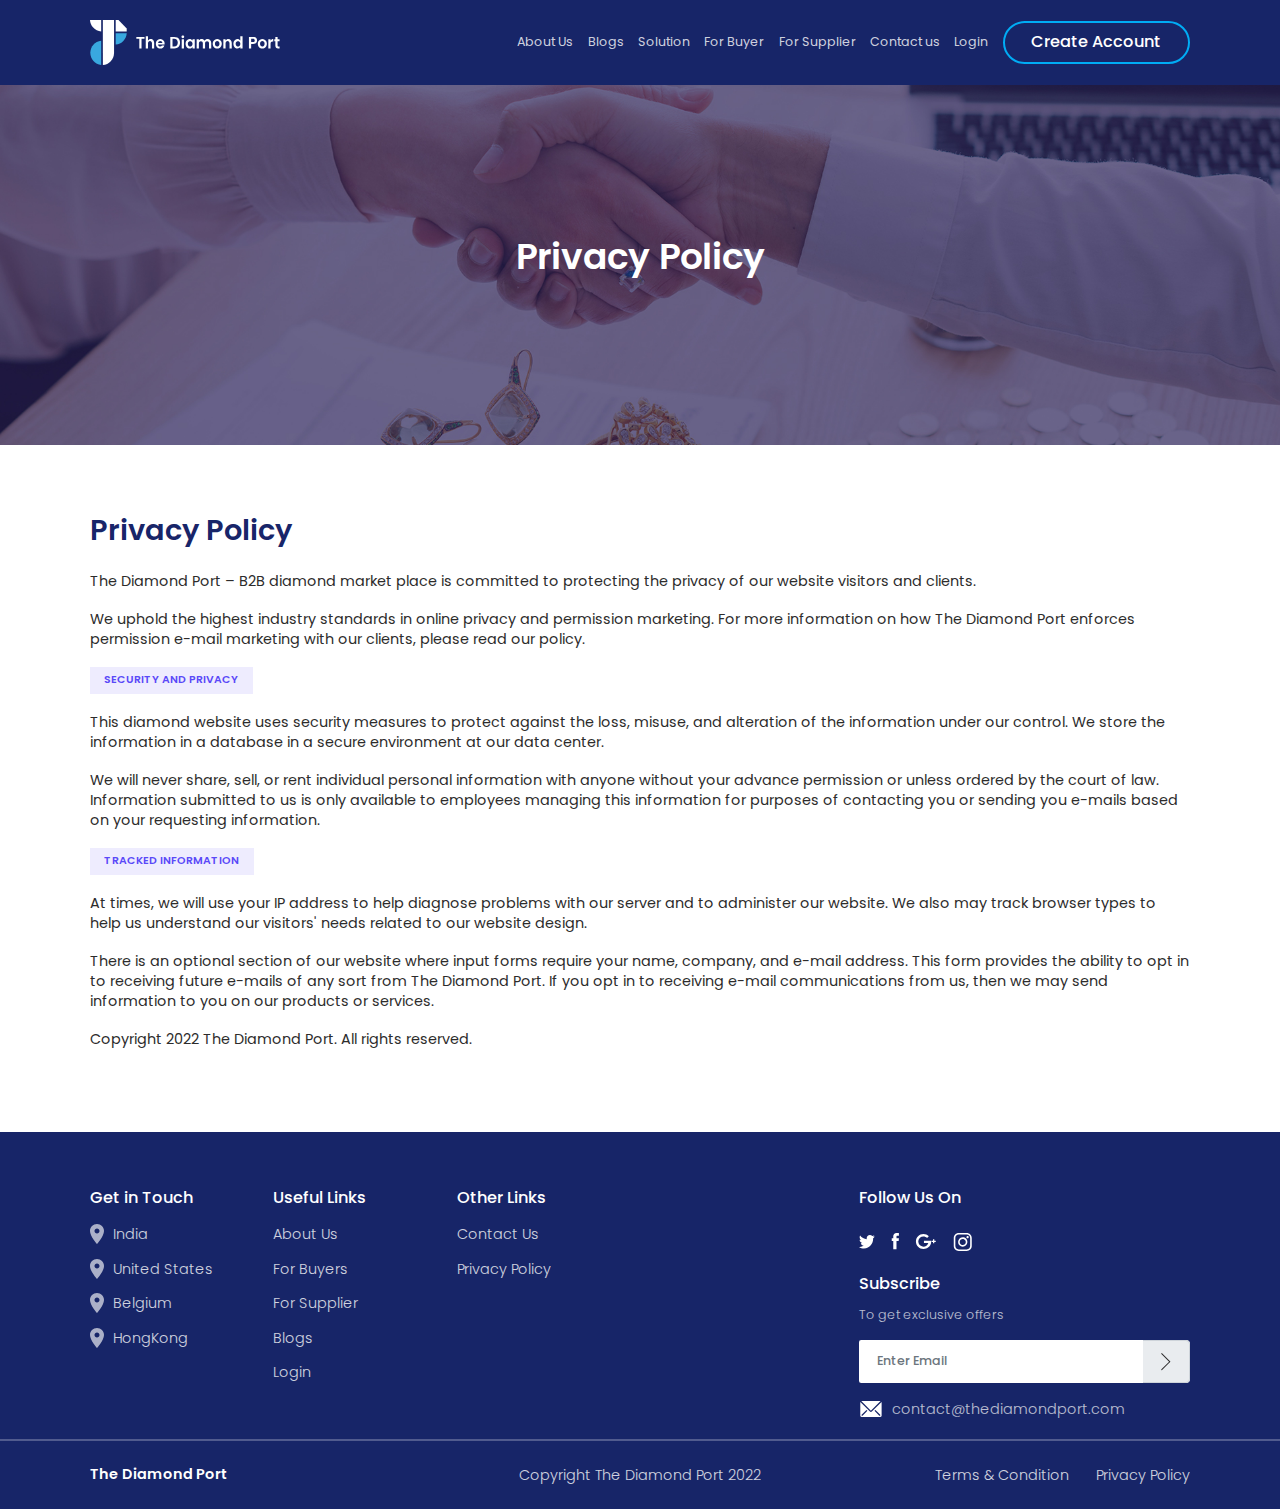
<file: pages/Privacy-Policy.html>
<!DOCTYPE html>
<html lang="en">

<head>
    <meta charset="UTF-8">
    <meta http-equiv="X-UA-Compatible" content="IE=edge">
    <meta name="viewport" content="width=device-width, initial-scale=1.0">
    <title>Privacy Policy</title>

    <link rel="icon" type="image" href="../assets/images/logo.svg">
    <!-- Bootstrap -->
    <link rel="stylesheet" href="../assets/css/bootstrap.min.css">
 
    <!-- style.css -->
    <link rel="stylesheet" href="../assets/css/style.css">
    <link rel="stylesheet" href="../assets/css/responsive.css">

</head>

<body class=" PrivacyPolicy">
    <div class="nav-blacklayer"></div>
    <!-- Navbar Start -->
    <!-- Navbar Start -->
    <nav class="navbar">
        <div class="containerX">
            <div class="row align-items-center justify-content-between">
                <div class="col-4  col-lg-2 ps-0">
                    <div class="nav-logo">
                        <a href="Index.html" class="d-flex align-items-center">
                            <img src="../assets/images/logo.svg" alt="" class="img-fluid">
                            <img src="../assets/images/the-diamond-port.svg" alt="" class="scroll-hide">
                        </a>
                    </div>
                </div>

                <div class="col-auto col-lg-10 pe-0">
                    <div class="d-flex align-items-center justify-content-end">
                        <div class="order-lg-2">
                            <ul class="d-flex justify-content-end align-items-center right-nav">
                                <li class="nav-icon">
                                    <a href="register-now.html"
                                        class="theme-btn text-white d-none d-lg-inline-flex AccountBtn mt-0">
                                        Create Account
                                    </a>
                                </li>
                            </ul>
                        </div>

                        <div>
                            <ul class="nav-menu">
                                <li class="nav-item">
                                    <a href="About-Us.html" class="nav-link">About Us</a>
                                </li>
                                <li class="nav-item">
                                    <a href="#" class="nav-link">Blogs</a>
                                </li>
                                <li class="nav-item">
                                    <a href="solution.html" class="nav-link">Solution</a>
                                </li>
                                <li class="nav-item">
                                    <a href="for-buyer.html" class="nav-link">For Buyer</a>
                                </li>
                                <li class="nav-item">
                                    <a href="for-supplier.html" class="nav-link">For Supplier</a>
                                </li>
                                <li class="nav-item">
                                    <a href="contact-us.html" class="nav-link">Contact us</a>
                                </li>
                                <li class="nav-item">
                                    <a href="login.html" class="nav-link">Login</a>
                                </li>
                            </ul>
                            <div class="hamburger p-0">
                                <span class="bar"></span>
                                <span class="bar"></span>
                                <span class="bar"></span>
                            </div>
                        </div>
                    </div>
                </div>
            </div>
        </div>
    </nav>

    <!-- Banner -->
    <section class="main-banner ">
        <div class="containerX w-100">
            <div class="row ">
                <div class=" col-lg-12  text-center">
                    <div class="banner-content">
                        <h2>Privacy Policy</h2>
                    </div>
                </div>
            </div>
        </div>
    </section>

    <!-- Privacy Policy -->
    <section class="Policy">
        <div class="containerX">
            <div class="row Policy-Heading">
                <div class="col-12 p-0">
                    <h4>Privacy Policy</h4>
                </div>
            </div>

            <div class="row Policy-Content">
                <div class="col-12 p-0">
                    <p>
                        The Diamond Port – B2B diamond market place is committed to protecting the privacy of our
                        website visitors and clients.
                    </p>

                    <p>
                        We uphold the highest industry standards in online privacy and permission marketing. For more
                        information on how The Diamond Port enforces permission e-mail marketing with our clients,
                        please read our policy.
                    </p>

                    <span class="blue-box">SECURITY AND PRIVACY</span>

                    <p>
                        This diamond website uses security measures to protect against the loss, misuse, and alteration
                        of the information under our control. We store the information in a database in a secure
                        environment at our data center.
                    </p>

                    <p>
                        We will never share, sell, or rent individual personal information with anyone without your
                        advance permission or unless ordered by the court of law. Information submitted to us is only
                        available to employees managing this information for purposes of contacting you or sending you
                        e-mails based on your requesting information.
                    </p>

                    <span class="blue-box">TRACKED INFORMATION</span>

                    <p>
                        At times, we will use your IP address to help diagnose problems with our server and to
                        administer our website. We also may track browser types to help us understand our visitors'
                        needs related to our website design.
                    </p>

                    <p>
                        There is an optional section of our website where input forms require your name, company, and
                        e-mail address. This form provides the ability to opt in to receiving future e-mails of any sort
                        from The Diamond Port. If you opt in to receiving e-mail communications from us, then we may
                        send information to you on our products or services.
                    </p>

                    <p>
                        Copyright 2022 The Diamond Port. All rights reserved.
                    </p>

                </div>
            </div>
        </div>
    </section>

    <!-- Footer -->
    <footer class="footer-bg d-none d-sm-block">
        <div class="containerX">
            <div class="row text-white">
                <div class="col-6 col-sm-6 col-md-3 col-lg-2 footer-list p-0 order-md-1 order-md-1">
                    <h6>Get in Touch</h6>
                    <ul class=" location-city">
                        <li><a href="#"><img src="../assets/images/loaction.svg" class="me-3" alt=""> India</a></li>
                        <li><a href="#"><img src="../assets/images/loaction.svg" class="me-3" alt=""> United States</a>
                        </li>
                        <li><a href="#"><img src="../assets/images/loaction.svg" class="me-3" alt=""> Belgium</a></li>
                        <li><a href="#"><img src="../assets/images/loaction.svg" class="me-3" alt=""> HongKong</a></li>
                    </ul>
                </div>

                <div class="col-sm-6 col-md-2 footer-list p-0 d-none d-sm-inline order-md-3 order-lg-2 ">
                    <h6>Useful Links</h6>
                    <ul class=" location-city">
                        <li><a href="About-Us.html">About Us</a></li>
                        <li><a href="for-buyer.html">For Buyers</a></li>
                        <li><a href="for-supplier.html">For Supplier</a></li>
                        <li><a href="#"> Blogs</a></li>
                        <li><a href="login.html"> Login</a></li>
                    </ul>
                </div>
                <div class="col-6 col-sm-6 col-md-2  col-md-2 footer-list p-0 order-md-2 order-md-3 mt-sm-5 mt-md-0">
                    <h6>Other Links</h6>
                    <ul class=" location-city">
                        <li><a href="contact-us.html"> Contact Us</a></li>
                        <li><a href="Privacy-Policy.html"> Privacy Policy</a></li>
                        <li class="d-lg-none text-nowrap"><a href="Terms&Conditions.html"> Terms & Condition</a></li>
                    </ul>
                </div>

                <div
                    class="col-12 col-sm-6 col-md-5 col-lg-6 footer-list d-flex justify-content-md-end p-0 mt-5 mt-md-0 order-4">
                    <div class="text-center text-sm-start FollowUs-mail">
                        <h6 class="FollowUsOn">Follow Us On</h6>
                        <ul class=" location-city social-icon">
                            <li>
                                <a href="#">
                                    <img src="../assets/images/twitter.svg" alt="" class="img-fluid">
                                </a>
                            </li>
                            <li>
                                <a href="#">
                                    <img src="../assets/images/facebook.svg" alt="" class="img-fluid">
                                </a>
                            </li>
                            <li>
                                <a href="#">
                                    <img src="../assets/images/google-plus.svg" alt="" class="img-fluid">
                                </a>
                            </li>
                            <li>
                                <a href="#">
                                    <img src="../assets/images/instagram.svg" alt="" class="img-fluid">
                                </a>
                            </li>


                        </ul>
                        <div class="footer-input">
                            <h6 class="FollowUsOn">Subscribe</h6>
                            <p class="mt-3">To get exclusive offers</p>

                            <form action="#" class="input-group" name="footermail">
                                <input type="email" class="form-control" placeholder="Enter Email" name="fmail"
                                    required>
                                <button type="submit">
                                    <span class="input-group-text">
                                        <img src="../assets/images/footer-mail-arrow.svg" alt="" class="img-fluid">
                                    </span>
                                </button>
                            </form>

                        </div>

                        <div class="mt-4 mail-contact">
                            <p class="d-flex align-items-center justify-content-center justify-content-sm-start"><img
                                    src="../assets/images/mail.svg" class="me-3"
                                    alt=""><span>contact@thediamondport.com</span>
                            </p>
                        </div>
                    </div>
                </div>
            </div>
        </div>
        <hr>
        <div class="containerX">
            <div class="row text-white align-items-center opacity-div">
                <div class="col-12 col-sm-6 col-lg-4 p-0 text-center text-sm-start">
                    <h5>The Diamond Port</h5>
                </div>
                <div class="col-12 col-sm-6 col-lg-4 p-0 text-center text-sm-end text-lg-center opacity-div">
                    <p>Copyright The Diamond Port 2022</p>
                </div>
                <div class="col-4 p-0 opacity-div d-none d-lg-block">
                    <ul class="d-flex justify-content-end">
                        <li class="mx-4"><a href="Terms&Conditions.html" class="text-white">Terms & Condition</a></li>
                        <li class="ms-4"><a href="Privacy-Policy.html" class="text-white">Privacy Policy</a></li>
                    </ul>
                </div>
            </div>
        </div>
    </footer>

    <!-- Footer Mobile -->
    <footer class="footer-bg d-sm-none">
        <div class="accordion" id="accordionExample">
            <div class="accordion-item ">
                <div class="accordion-header footer-list" id="headingOne">
                    <h6 class="accordion-button" data-bs-toggle="collapse" data-bs-target="#collapseOne"
                        aria-expanded="true" aria-controls="collapseOne">
                        Get in Touch
                    </h6>
                </div>
                <div id="collapseOne" class="accordion-collapse collapse show" aria-labelledby="headingOne"
                    data-bs-parent="#accordionExample">
                    <div class="accordion-body">
                        <ul class=" location-city">
                            <li><a href="#"><img src="../assets/images/loaction.svg" class="me-3" alt="">India</a>
                            </li>
                            <li><a href="#"><img src="../assets/images/loaction.svg" class="me-3" alt=""> United
                                    States</a>
                            </li>
                            <li><a href="#"><img src="../assets/images/loaction.svg" class="me-3" alt="">
                                    Belgium</a></li>
                            <li><a href="#"><img src="../assets/images/loaction.svg" class="me-3" alt="">
                                    HongKong</a></li>
                        </ul>
                    </div>
                </div>
            </div>
            <div class="accordion-item">
                <div class="accordion-header footer-list" id="headingTwo">
                    <h6 class="accordion-button collapsed" data-bs-toggle="collapse" data-bs-target="#collapseTwo"
                        aria-expanded="false" aria-controls="collapseTwo">
                        Useful Links
                    </h6>
                </div>
                <div id="collapseTwo" class="accordion-collapse collapse" aria-labelledby="headingTwo"
                    data-bs-parent="#accordionExample">
                    <div class="accordion-body">
                        <ul class=" location-city">
                            <li><a href="About-Us.html">About Us</a></li>
                            <li><a href="for-buyer.html">For Buyers</a></li>
                            <li><a href="for-supplier.html">For Supplier</a></li>
                            <li><a href="#"> Blogs</a></li>
                            <li><a href="login.html"> Login</a></li>
                        </ul>
                    </div>
                </div>
            </div>
            <div class="accordion-item">
                <div class="accordion-header footer-list" id="headingThree">
                    <h6 class="accordion-button collapsed" data-bs-toggle="collapse" data-bs-target="#collapseThree"
                        aria-expanded="false" aria-controls="collapseThree">
                        Privacy Policy
                    </h6>
                </div>
                <div id="collapseThree" class="accordion-collapse collapse" aria-labelledby="headingThree"
                    data-bs-parent="#accordionExample">
                    <div class="accordion-body">
                        <ul class=" location-city">
                            <li><a href="contact-us.html"> Contact Us</a></li>
                            <li><a href="Privacy-Policy.html"> Privacy Policy</a></li>
                            <li class="d-lg-none text-nowrap"><a href="Terms&Conditions.html"> Terms & Condition</a>
                            </li>
                        </ul>
                    </div>
                </div>
            </div>
            <div class="followUs-footer">
                <div class="footer-list">
                    <div class="text-center text-sm-start FollowUs-mail">
                        <h6 class="FollowUsOn">Follow Us On</h6>
                        <ul class=" location-city social-icon">
                            <li>
                                <a href="#">
                                    <img src="../assets/images/twitter.svg" alt="" class="img-fluid">
                                </a>
                            </li>
                            <li>
                                <a href="#">
                                    <img src="../assets/images/facebook.svg" alt="" class="img-fluid">
                                </a>
                            </li>
                            <li>
                                <a href="#">
                                    <img src="../assets/images/google-plus.svg" alt="" class="img-fluid">
                                </a>
                            </li>
                            <li>
                                <a href="#">
                                    <img src="../assets/images/instagram.svg" alt="" class="img-fluid">
                                </a>
                            </li>
                        </ul>
                        <div class="footer-input">
                            <h6 class="FollowUsOn">Subscribe</h6>
                            <p class="mt-3">To get exclusive offers</p>

                            <form action="#" class="input-group" name="mobilemail">
                                <input type="email" class="form-control" placeholder="Enter Email" name="mobmail"
                                    required>
                                <button type="submit">
                                    <span class="input-group-text">
                                        <img src="../assets/images/footer-mail-arrow.svg" alt="" class="img-fluid">
                                    </span>
                                </button>
                            </form>
                        </div>
                    </div>
                </div>
            </div>
        </div>
        <div class="containerX">
            <div class="row text-white align-items-center opacity-div">
                <div class="col-12 col-sm-6 col-lg-4 mb-2 p-0 text-center text-sm-start">
                    <h5>The Diamond Port</h5>
                </div>
                <div class="col-12 col-sm-6 col-lg-4 p-0 text-center text-sm-end text-lg-center opacity-div">
                    <p>Copyright The Diamond Port 2022</p>
                </div>
                <div class="col-4 p-0 opacity-div d-none d-lg-block">
                    <ul class="d-flex justify-content-end">
                        <li class="mx-4"><a href="Terms&Conditions.html" class="text-white">Terms & Condition</a></li>
                        <li class="ms-4"><a href="Privacy-Policy.html" class="text-white">Privacy Policy</a></li>
                    </ul>
                </div>
            </div>
        </div>
    </footer>


    <!-- jquery-3.6.0 -->
    <script src="../assets/js/jquery-3.6.0.min.js"></script>

    <!-- Bootstrap -->
    <script src="../assets/js/bootstrap.bundle.min.js"></script>

    <!-- Coustam js -->
    <script src="../assets/js/script.js"></script>


</body>

</html>
</file>
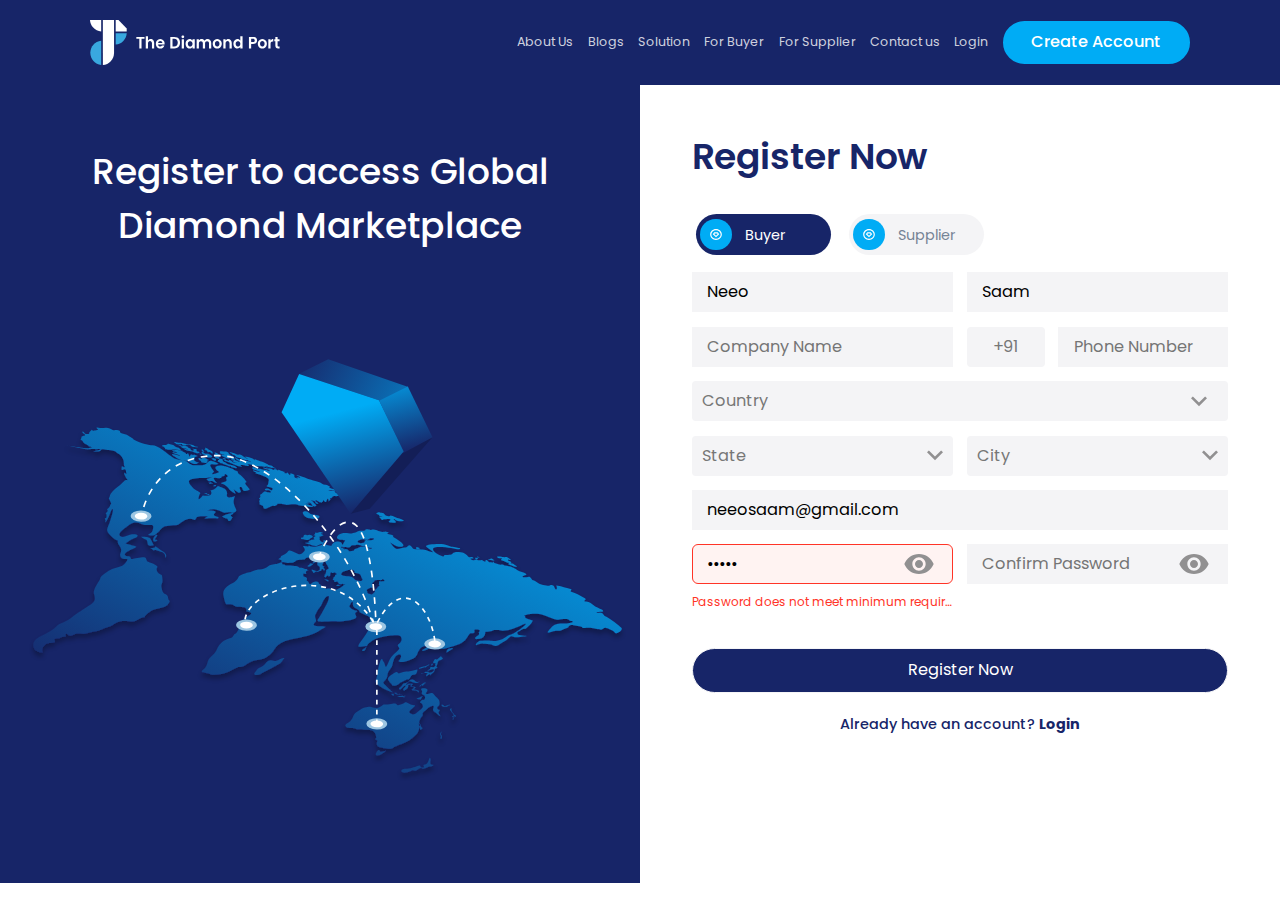
<file: pages/register-now.html>
<!DOCTYPE html>
<html lang="en">

<head>
    <meta charset="UTF-8">
    <meta http-equiv="X-UA-Compatible" content="IE=edge">
    <meta name="viewport" content="width=device-width, initial-scale=1.0">
    <title>Register Now</title>

    <link rel="icon" type="image" href="../assets/images/logo.svg">
    <!-- Bootstrap -->
    <link rel="stylesheet" href="../assets/css/bootstrap.min.css">
 
    <!-- style.css -->
    <link rel="stylesheet" href="../assets/css/style.css">
    <link rel="stylesheet" href="../assets/css/responsive.css">

</head>

<body class="register">
    <div class="nav-blacklayer"></div>

    <!-- Navbar Start -->
    <nav class="navbar">
        <div class="containerX">
            <div class="row align-items-center justify-content-between">
                <div class="col-4  col-lg-2 ps-0">
                    <div class="nav-logo">
                        <a href="Index.html" class="d-flex align-items-center">
                            <img src="../assets/images/logo.svg" alt="" class="img-fluid">
                            <img src="../assets/images/the-diamond-port.svg" alt="" class="scroll-hide">
                        </a>
                    </div>
                </div>

                <div class="col-auto col-lg-10 pe-0">
                    <div class="d-flex align-items-center justify-content-end">
                        <div class="order-lg-2">
                            <ul class="d-flex justify-content-end align-items-center right-nav">
                                <li class="nav-icon">
                                    <a href="register-now.html"
                                        class="theme-btn text-white d-none d-lg-inline-flex AccountBtn AccountBtn-active mt-0">
                                        Create Account
                                    </a>
                                </li>
                            </ul>
                        </div>

                        <div>
                            <ul class="nav-menu">
                                <li class="nav-item">
                                    <a href="About-Us.html" class="nav-link">About Us</a>
                                </li>
                                <li class="nav-item">
                                    <a href="#" class="nav-link">Blogs</a>
                                </li>
                                <li class="nav-item">
                                    <a href="solution.html" class="nav-link">Solution</a>
                                </li>
                                <li class="nav-item">
                                    <a href="for-buyer.html" class="nav-link">For Buyer</a>
                                </li>
                                <li class="nav-item">
                                    <a href="for-supplier.html" class="nav-link">For Supplier</a>
                                </li>
                                <li class="nav-item">
                                    <a href="contact-us.html" class="nav-link">Contact us</a>
                                </li>
                                <li class="nav-item">
                                    <a href="login.html" class="nav-link">Login</a>
                                </li>
                            </ul>
                            <div class="hamburger p-0">
                                <span class="bar"></span>
                                <span class="bar"></span>
                                <span class="bar"></span>
                            </div>
                        </div>
                    </div>
                </div>
            </div>
        </div>
    </nav>
    <section>

        <div class="row Contact-us position-relative">

            <div class="col-12 col-md-6 p-0 map-column">
                <!-- <div class="text-center d-md-none">
                    <img src="../assets/images/login-register-logo.svg" alt="" class="img-fluid">
                </div> -->
                <h2 class="login-map-heading"><span>Register</span> to access Global <br> Diamond Marketplace</h2>

                <!-- Map Svg Path -->
                <div class="map-svg d-none d-md-block">
                    <svg id="Layer_1" version="1.1" width="100%" viewBox="0 0 771 597" fill="none"
                        xmlns="http://www.w3.org/2000/svg">
                        <g filter="url(#filter0_d_62_711)">
                            <path
                                d="M169.878 244.648C169.878 244.648 172.378 246.78 174.799 247.455C177.234 248.127 177.418 249.156 177.91 253.03C178.401 256.905 185.318 254.868 185.318 254.868C185.318 254.868 183.131 250.346 181.376 247.195C179.633 244.026 169.878 244.648 169.878 244.648ZM189.48 248.697C189.992 248.054 185.617 248.555 186.963 246.906C188.313 245.272 189.63 242.908 189.63 242.908L187.946 242.156C186.168 243.508 183.32 247.565 184.982 249.615C186.63 251.667 188.952 249.328 189.48 248.697ZM187.694 260.536C190.925 261.753 196.985 263.078 198.105 265.055C199.225 267.032 199.234 270.119 199.234 270.119C199.234 270.119 202.505 266.58 196.938 262.703C191.368 258.813 187.185 255.928 187.185 255.928C187.185 255.928 186.96 257.51 185.54 257.817C184.133 258.122 181.368 258.034 181.368 258.034L185.066 261.101C185.049 261.089 186.704 260.155 187.694 260.536ZM341.278 390.547C338.903 390.777 333.484 394.581 330.697 394.188C327.911 393.794 325.929 392.753 323.017 394.277C320.105 395.801 320.685 397.088 318.197 399.13C315.709 401.172 314.465 401.657 313.08 402.091C311.695 402.525 310.163 403.675 309.301 405.14C308.439 406.606 305.836 408.843 306.368 410.109C306.9 411.374 311.038 411.574 313.515 410.181C315.993 408.787 336.13 398.322 337.627 397.046C339.123 395.77 340.203 394.018 341.291 392.589C342.425 391.167 343.653 390.317 341.278 390.547ZM495.136 406.427C490.703 407.378 487.692 406.962 485.617 407.496C483.542 408.029 480.723 409.581 479.934 409.167C479.145 408.753 478.762 406.699 476.729 407.843C473.495 409.64 467.084 413.505 467.321 416.099C467.557 418.692 472.252 422.007 472.24 423.185C472.23 424.378 477.316 424.26 479.601 422.501C481.886 420.743 482.895 419.812 485.67 418.707C488.445 417.603 490.061 416.072 490.955 416.41C491.85 416.748 492.785 416.623 493.887 414.647C494.988 412.672 496.036 411.175 497.827 410.88C499.605 410.602 500.921 410.371 501.569 409.308C502.218 408.245 503.383 404.509 502.548 404.441C501.696 404.361 499.567 405.461 495.136 406.427ZM519.3 519.046C518.499 518.737 518.327 516.53 518.689 514.529C519.048 512.514 518.332 510.22 517.727 510.835C517.119 511.435 516.315 515.303 514.638 517.535C512.961 519.767 510.628 519.005 510.214 519.44C509.801 519.876 510.894 521.24 510.737 521.898C510.581 522.556 509.001 522.787 507.736 522.437C506.472 522.086 506.423 520.624 505.808 520.284C505.19 519.93 499.905 522.228 494.714 523.495C489.523 524.762 487.262 523.09 484.504 525.015C483.62 525.632 482.445 527.34 484.944 528.399C487.443 529.458 492.283 527.939 495.176 526.654C498.066 525.354 498.343 526.411 499.997 526.448C501.665 526.482 504.111 523.828 505.899 523.431C507.688 523.033 507.286 523.364 508.994 523.994C510.689 524.641 513.714 522.908 516.119 521.791C518.524 520.674 519.345 521.818 521.505 520.374C523.661 518.901 520.116 519.353 519.3 519.046ZM458.94 503.714C456.659 503.443 458.376 501.719 456.463 501.357C455.294 501.138 450.691 507.044 453.849 507.994C456.993 508.947 464.325 503.356 464.388 502.669C464.452 501.982 461.233 503.968 458.94 503.714ZM364.64 245.552C363.694 245.796 363.294 245.156 362.636 246.338C361.877 247.713 366.583 247.703 368.021 248.127C369.459 248.552 371.968 248.418 372.759 247.773C373.55 247.128 374.845 246.062 375.409 245.91C375.975 245.772 377.197 244.439 376.694 243.889C376.192 243.34 373.619 242.014 372.595 242.227C371.554 242.428 370.393 243.06 369.697 242.675C368.987 242.292 366.346 241.889 365.863 243.248C365.355 244.626 365.585 245.308 364.64 245.552ZM383.41 222.239C384.995 221.051 386.239 219.493 381.882 218.682C377.512 217.873 375.479 217.943 373.722 216.924C371.965 215.904 370.443 213.185 366.21 214.103C363.097 214.763 365.384 219.268 368.745 221.008C372.09 222.737 381.826 223.426 383.41 222.239ZM281.012 216.334C280.267 215.119 275.627 216.692 273.227 217.573C270.844 218.466 268.784 219.717 267.665 219.887C266.545 220.056 270.5 222.272 272.031 222.726C273.563 223.179 274.51 222.95 274.568 224.278C274.641 225.619 277.114 225.712 277.814 225.141C278.514 224.569 278.957 222.702 279.951 221.774C280.96 220.843 278.706 220.111 278.064 219.158C277.433 218.189 281.576 217.256 281.012 216.334ZM254.697 179.495C254.254 179.215 253.889 178.878 253.099 179.17C252.308 179.462 252.08 179.147 251.673 179.626C251.254 180.121 252.375 180.76 253.585 180.693C254.795 180.626 256.502 180.448 256.64 180.219C256.782 180.004 255.126 179.777 254.697 179.495ZM258.937 182.37C258.137 182.428 257.428 182.677 257.308 183.02C257.188 183.364 257.21 183.14 257.114 183.538C257.01 183.981 259.244 183.79 260.079 183.137C260.901 182.502 259.751 182.309 258.937 182.37ZM247.793 192.147C247.328 192.003 246.52 192.548 246.25 192.872C245.982 193.21 247.419 192.915 248.125 193.181C248.845 193.444 251.052 193.89 251.054 194.169C251.055 194.448 252.884 193.94 252.136 193.505C251.371 193.058 249.23 193.366 249.421 192.835C249.616 192.317 249.688 191.864 249.134 191.897C248.581 191.929 248.539 192.392 247.793 192.147ZM196.655 136.002C197.902 136.517 199.07 138.339 199.053 138.857C199.035 139.374 204.83 140.081 205.413 139.779C205.996 139.477 207.33 139.713 209.177 139.409C211.025 139.104 217.723 140.559 217.998 140.352C218.256 140.133 215.419 137.468 214.46 137.185C213.502 136.902 210.84 136.017 209.895 134.835C208.95 133.652 203.369 132.734 202.711 132.489C202.053 132.245 201.732 133.151 200.563 133.828C199.395 134.506 197.981 133.783 196.14 134.307C194.213 134.845 195.408 135.487 196.655 136.002ZM214.357 146.555C213.124 145.773 207.907 144.647 207.451 144.825C206.997 145.018 207.528 145.651 207.971 146.284C208.399 146.919 210.711 147.641 211.751 148.779C212.794 149.93 214.533 150.747 217.158 151.77C219.784 152.793 222.948 152.801 225.179 153.036C227.41 153.272 230.299 156.075 232.439 156.649C234.576 157.208 236.342 157.123 236.586 156.818C236.83 156.513 239.309 155.575 239.448 155.082C239.585 154.574 237.669 154.728 237.313 154.801C236.972 154.872 234.619 153.275 233.759 152.431C232.916 151.599 233.725 151.422 234.225 151.06C234.722 150.684 234.234 149.956 234.489 149.09C234.746 148.239 236.194 148.192 237.389 147.671C238.571 147.168 236.088 146.386 235.07 146.009C234.051 145.633 233.397 145.77 232.836 146.201C232.274 146.632 231.183 145.459 230.336 145.495C229.505 145.544 228.67 148.24 228.286 148.142C227.899 148.029 227.615 145.591 227.037 144.848C226.458 144.105 225.47 144.18 225.262 144.699C225.067 145.217 223.677 144.813 224.009 144.509C224.341 144.204 222.17 142.988 220.898 142.507C219.613 142.027 219.952 142.03 219.939 141.503C219.925 140.976 215.034 140.488 213.562 140.127C212.09 139.767 210.808 140.199 210.199 140.255C209.574 140.299 207.305 140.276 207.23 140.803C207.165 141.211 208.136 140.948 208.739 141.569C209.327 142.193 214.147 142.693 213.478 143.274C212.808 143.854 207.561 142.278 207.518 142.462C207.474 142.645 209.681 144.429 212.818 145.25C215.954 146.071 217.086 147.135 216.988 147.254C216.878 147.39 215.589 147.337 214.357 146.555ZM244.123 155.15C245.338 155.288 246.084 155.532 247.248 155.723C248.398 155.916 249.23 155.514 249.83 154.783C250.416 154.054 249.37 153.417 249.65 152.974C249.93 152.531 251.319 152.567 251.322 152.14C251.325 151.713 250.373 151.737 249.77 151.204C249.165 150.657 245.99 149.783 245.213 149.529C244.435 149.275 242.826 149.422 242.607 149.341C242.402 149.257 244.15 151.028 243.165 151.028C242.177 151.015 240.819 149.738 240.175 149.668C239.332 149.557 238.721 150.04 238.98 150.365C239.225 150.692 239.617 151.907 240.151 152.113C240.685 152.319 242.013 153.056 242.336 153.856C242.654 154.627 242.906 154.997 244.123 155.15ZM259.976 152.699C260.455 152.208 260.473 151.338 259.595 151.012C258.732 150.683 257.48 150.493 256.586 149.802C255.692 149.111 256.64 150.219 255.991 150.297C255.341 150.374 254.671 150.588 254.671 150.588C254.82 150.96 257.07 152.295 258.058 152.662C259.059 153.026 259.512 153.187 259.976 152.699ZM247.902 146.836C247.937 147.492 248.785 148.44 249.553 148.725C250.323 149.025 253.064 149.411 253.63 149.186C254.196 148.96 255.81 148.577 255.466 147.648C255.122 146.72 254.06 146.439 253.03 145.902C251.998 145.352 251.307 144.819 250.124 144.69C248.94 144.562 247.226 144.785 246.528 144.209C245.844 143.631 244.582 142.486 243.983 142.335C243.308 142.166 242.99 142.469 242.877 143.032C242.761 143.58 243.959 144.78 244.553 145.255C245.16 145.729 247.87 146.194 247.902 146.836ZM242.347 145.619C242.813 145.233 243.089 144.232 240.344 144.625C239.926 144.68 241.881 146.005 242.347 145.619ZM232.263 138.796C232.594 139.197 234.299 139.725 233.723 139.981C233.148 140.238 232.422 140.122 232.694 140.43C232.98 140.736 233.655 140.993 233.249 141.118C232.843 141.244 230.15 140.35 229.855 139.722C229.575 139.091 229.783 138.748 229.142 138.339C228.501 137.93 226.149 137.053 226.277 136.664C226.404 136.276 224.933 135.562 223.212 135.39C221.506 135.215 217.594 135.581 217.484 135.805C217.376 136.043 219.27 136.907 219.748 137.402C220.227 137.897 222.651 138.409 223.364 138.365C224.078 138.321 224.427 138.205 224.421 138.529C224.43 138.851 227.273 139.677 227.111 139.85C226.948 140.024 222.314 138.685 222.163 139.019C222.012 139.353 224.866 140.514 226.488 140.894C228.125 141.272 232.274 141.72 233.263 142.366C234.252 143.012 238.094 144.54 239.627 143.847C240.53 143.433 240.522 142.758 239.432 142.305C238.328 141.855 237.056 142.079 236.929 141.041C236.802 140.003 237.003 139.441 236.601 139.14C236.195 138.824 234.157 139.219 233.451 138.864C232.738 138.555 231.917 138.397 232.263 138.796ZM211.256 131.846C212.353 132.341 211.536 132.829 213.196 133.173C214.856 133.517 215.845 133.178 216.363 133.284C216.883 133.404 219.731 132.478 219.429 133.411C219.138 134.326 220.131 134.545 220.78 134.556C221.429 134.566 223.252 134.736 223.608 134.663C223.949 134.592 223.908 133.628 224.671 133.797C225.42 133.967 225.381 133.106 226.856 133.393C228.344 133.677 229.749 134.166 229.848 134.679C229.962 135.19 231.36 136.356 232.646 136.482C233.932 136.609 235.443 136.58 236.35 136.725C237.256 136.87 238.996 136.804 238.548 136.319C238.101 135.834 236.482 136.012 235.058 135.761C233.632 135.497 234.05 134.913 232.858 134.462C231.666 134.012 230.673 133.793 229.037 133.504C227.398 133.2 224.642 133.081 222.917 132.703C221.192 132.326 220.526 131.495 217.641 131.397C214.755 131.298 210.588 130.294 209.851 130.371C208.939 130.463 210.159 131.35 211.256 131.846ZM219.407 134.797C219.396 134.548 216.051 133.805 215.075 134.04C214.791 134.101 216.786 135.317 217.466 135.249C218.134 135.197 219.402 135.033 219.407 134.797ZM243.117 141.095C243.193 141.288 245.653 142.648 245.973 142.536C246.293 142.425 244.353 139.582 243.487 139.328C242.793 139.134 243.029 140.918 243.117 141.095ZM247.612 138.913C248.136 139.591 246.419 138.904 246.37 139.324C246.336 139.741 248.878 140.616 249.265 140.729C249.651 140.842 249.363 141.683 250.169 142.374C250.974 143.065 251.586 142.317 252.66 142.405C253.734 142.492 254.63 144.183 255.759 144.247C256.887 144.311 256.368 143.926 256.342 143.592C256.302 143.26 255.72 141.959 255.382 141.603C255.041 141.233 253.532 140.555 252.34 140.105C251.147 139.654 250.729 138.546 249.647 138.137C248.581 137.739 247.532 136.912 246.87 137.447C246.779 137.521 247.088 138.235 247.612 138.913ZM258.547 143.846C258.878 144.248 260.141 145.039 259.198 145.121C258.27 145.201 257.127 145.139 257.823 145.436C258.505 145.736 259.76 145.764 260.151 146.347C260.527 146.932 261.822 147.292 262.611 147.706C263.4 148.12 265.506 148.758 266.039 148.597C266.571 148.436 263.826 147.491 263.81 147.038C263.78 146.587 264.927 146.942 264.787 146.45C264.647 145.959 262.745 145.125 262.385 144.64C262.026 144.155 259.796 143.302 259.579 143.235C259.374 143.151 259.429 143.216 259.429 143.216C258.892 142.995 258.202 143.447 258.547 143.846ZM265.944 144.451C267.01 144.849 270.905 145.81 270.597 146.081C270.291 146.367 266.87 145.43 266.583 145.919C266.296 146.408 267.871 147.398 268.107 147.491C268.343 147.585 270.282 148.633 271.269 149C272.256 149.366 274.388 150.25 274.922 150.456C275.456 150.663 277.234 149.664 277.573 149.667C277.911 149.67 277.022 150.61 278.389 150.606C279.743 150.603 281.813 150.938 281.813 150.938C281.813 150.938 281.058 151.445 280.856 151.376C280.653 151.306 278.895 150.993 278.417 151.13C277.939 151.268 279.181 152.284 279.889 152.564C280.609 152.828 281.652 152.906 281.652 152.906C281.652 152.906 279.479 153.47 280.405 153.818C281.33 154.165 283.121 154.767 284.099 154.812C285.08 154.871 285.39 155.143 285.017 155.204C284.645 155.266 281.856 155.123 280.534 154.782C279.213 154.441 279.234 153.143 278.182 152.743C277.131 152.342 275.638 151.588 275.318 151.7C274.998 151.812 276.949 153.74 275.64 153.294C274.328 152.834 271.988 152.116 271.213 152.141C270.437 152.166 269.225 152.307 270.181 152.664C271.137 153.021 275.725 154.795 275.725 154.795C275.725 154.795 281.396 157.242 282.762 157.767C284.126 158.278 285.006 158.53 285.628 159.089C286.264 159.646 289.595 159.862 290.161 160.077C290.726 160.293 292.427 160.616 291.414 159.915C290.401 159.214 289.083 158.005 290.243 158.167C291.402 158.329 294.5 158.377 295.332 158.696C296.164 159.014 298.739 159.458 299.847 159.128C300.952 158.784 296.662 157.212 298.06 157.305C299.473 157.396 302.431 157.761 302.729 157.874C303.027 157.986 307.135 159.251 309.146 159.493C311.157 159.735 311.515 159.588 314.176 159.752C316.837 159.917 323.967 161.492 324.356 161.354C324.731 161.219 317.546 159.667 318.756 159.6C319.966 159.533 322.981 160.242 325.046 160.902C327.112 161.561 329.6 162.019 330.526 162.014C331.452 162.008 332.365 162.46 332.674 162.189C332.98 161.903 328.7 160.844 328.78 160.169C328.875 159.492 326.936 158.796 324.715 158.442C322.494 158.087 323.405 157.908 322.323 157.233C321.239 156.544 317.491 154.779 315.912 154.216C314.333 153.653 312.159 153.408 311.23 152.767C310.303 152.141 306.039 150.461 306.336 150.927C306.634 151.392 307.732 152.52 306.947 152.311C306.162 152.102 305.842 151.14 303.412 150.144C300.982 149.147 298.716 148.609 296.92 148.331C295.123 148.054 294.812 148.487 294.812 148.487C294.812 148.487 299.178 150.253 298.322 150.321C297.45 150.391 296.055 149.783 294.99 149.032C293.922 148.266 293.636 148.049 292.523 147.276C291.425 146.502 290.066 145.755 288.821 145.607C287.575 145.46 287.734 146.154 285.556 145.528C283.395 144.913 282.692 144.132 281.204 143.848C279.715 143.564 277.727 142.744 276.779 142.974C275.831 143.204 278.75 144.311 279.353 144.579C279.942 144.85 279.078 144.875 279.545 145.209C280.012 145.544 281.164 146.016 282.449 146.495C283.735 146.975 283.088 146.978 283.512 147.409C283.936 147.839 283.654 148.179 285.128 148.731C286.587 149.284 288.45 149.786 289.318 149.79C290.173 149.796 289.595 150.215 290.637 150.646C291.679 151.077 292.799 151.54 294.651 151.882C296.502 152.224 298.213 152.074 299.032 152.219C299.85 152.363 297.607 152.321 298.56 152.752C299.5 153.185 301.925 154.065 302.042 154.149C302.159 154.233 304.104 155.236 301.757 154.563C299.408 153.877 297.011 153.169 297.011 153.169C297.011 153.169 295.508 152.799 293.659 152.383C291.811 151.967 289.417 150.832 289.872 151.36C290.312 151.891 290.449 152.456 290.895 152.662C291.341 152.868 290.387 152.79 291.675 153.196C292.963 153.601 294.706 154.181 293.355 154.11C292.005 154.038 290.485 153.745 289.942 153.305C289.399 152.865 289.997 151.943 288.843 151.456C287.691 150.985 286.005 150.395 285.066 149.873C284.129 149.366 282.36 148.098 282.671 149.091C282.982 150.084 284.715 151.048 284.641 151.222C284.566 151.396 284.122 151.47 285.553 152.116C286.969 152.765 288.435 153.715 288.576 153.765C288.731 153.813 289.216 154.88 287.117 153.932C285.019 152.984 283.254 152.363 282.88 152.057C282.506 151.751 282.646 151.257 282.86 151.222C283.075 151.186 283.124 150.767 282.85 150.621C282.592 150.487 281.467 149.907 281.157 149.547C280.848 149.186 280.835 149.379 281.266 148.955C281.71 148.529 281.052 148.638 280.959 148.167C280.882 147.695 281.876 148.193 281.011 147.585C280.146 146.978 280.065 146.756 279.711 146.932C279.36 147.122 279.602 147.876 279.009 147.224C278.416 146.572 279.213 146.941 278.371 146.388C277.53 145.836 278.102 146.359 276.831 145.613C275.575 144.864 275.937 145.275 275.476 143.909C275.016 142.544 274.202 142.605 273.165 142.202C272.115 141.816 272.316 141.96 272.316 141.96C271.059 141.564 271.297 141.936 269.063 141.775C266.83 141.614 264.904 141.357 264.827 142.047C264.735 142.738 264.863 144.055 265.944 144.451ZM278.015 159.491C278.653 159.886 277.309 160.21 278.53 160.568C279.764 160.908 281.283 161.202 282.146 161.53C283.01 161.859 284.498 162.143 285.01 161.853C285.523 161.577 285.129 160.789 284.861 160.686C284.594 160.583 283.108 159.24 281.657 158.92C280.209 158.614 274.191 157.268 273.562 156.754C272.933 156.24 271.997 155.291 271.009 154.925C270.022 154.558 267.787 153.044 268.016 152.918C268.248 152.806 268.815 152.86 268.439 152.363C268.047 151.854 268.723 151.316 266.936 150.92C265.15 150.523 263.561 150.167 263.764 149.883C263.968 149.6 264.586 149.248 263.644 148.889C262.688 148.531 262.22 148.55 261.46 148.219C260.685 147.891 258.054 147.016 257.815 146.996C257.014 146.952 258.629 148.186 259.139 148.69C259.649 149.194 259.362 149.683 259.6 150.055C259.837 150.428 260.495 149.952 260.969 149.976C261.428 149.989 262.98 150.571 263.333 150.749C263.686 150.926 264.484 151.662 263.899 152.038C263.313 152.414 262.636 151.966 262.656 152.801C262.676 153.636 262.155 153.957 262.773 154.312C263.39 154.666 264.042 154.514 264.542 154.785C265.043 155.055 264.37 155.078 265.002 155.518C265.633 155.958 266.642 156.1 267.101 156.113C267.559 156.126 268.569 155.915 268.38 156.196C268.207 156.489 266.776 156.196 268.264 156.745C269.754 157.308 273.523 158.569 274.705 159.051C275.888 159.532 276.427 159.855 276.89 159.72C277.394 159.564 277.373 159.082 278.015 159.491ZM270.78 151.477C271.61 151.429 272.543 151.819 272.272 151.246C272.015 150.671 270.613 150.108 269.597 149.834C268.736 149.608 267.874 149.824 268.31 150.061C268.749 150.312 269.262 150.389 269.297 150.781C269.332 151.172 269.932 151.514 270.78 151.477ZM377.47 208.335C377.47 208.335 374.846 206.694 372.666 206.23C370.485 205.766 367.928 205.511 367.929 204.981C367.93 204.452 369.912 204.963 370.511 204.938C371.112 204.927 373.868 205.135 372.931 204.716C371.996 204.311 369.199 203.493 370.363 203.507C371.513 203.523 374.488 204.342 373.594 204.004C372.699 203.666 369.138 201.606 371.198 202.325C373.259 203.044 375.241 204.629 375.576 205.589C375.911 206.548 376.177 207.181 377.431 207.651C378.686 208.12 378.921 208.567 379.757 207.929C380.594 207.291 381.446 207.195 380.886 206.567C380.343 205.95 379.486 205.209 378.883 204.676C378.283 204.158 377.252 202.813 377.398 202.627C377.558 202.439 372.85 200.744 375.506 200.968C378.162 201.192 379.872 201.837 379.825 202.712C379.794 203.6 380.484 204.751 381.906 204.81C383.329 204.87 383.68 204.592 383.094 203.894C382.508 203.196 379.978 202.481 380.015 201.548C380.053 200.616 381.06 200.744 381.06 200.744L385.065 203.084C385.065 203.084 387.042 203.655 387.245 203.548C387.434 203.444 387.256 202.899 388.301 202.639C389.347 202.378 388.893 201.674 389.107 200.918C389.306 200.164 390.449 201.476 390.821 201.856C391.206 202.234 392.07 203.459 392.908 202.291C393.745 201.124 393.67 200.489 393.958 199.824C394.245 199.159 394.518 198.673 395.146 198.908C395.773 199.143 395.638 202.253 396.233 201.758C396.828 201.263 397.739 200.363 398.038 200.123C398.337 199.882 398.022 199.758 397.499 198.903C396.975 198.048 398.392 198.697 399.288 197.975C400.182 197.24 400.427 196.141 401.698 195.725C402.982 195.308 403.681 195.707 404.793 195.759C405.891 195.814 407.97 195.398 409.415 195.777C410.859 196.142 411.424 196.005 414.664 196.559C417.89 197.116 421.18 198.603 418.946 197.28C416.713 195.957 413.222 194.591 411.841 194.069C410.46 193.546 408.045 192.106 406.805 191.987C405.566 191.882 405.128 192.616 404.221 191.486C403.302 190.373 405.351 190.667 403.122 189.814C400.892 188.961 394.949 189.235 395.891 188.521C396.832 187.807 401.474 189.012 402.982 189.234C404.487 189.442 407.713 189.999 406.38 189.498C405.032 188.999 403.333 187.882 401.544 187.207C399.756 186.531 396.097 185.575 396.556 185.146C397.015 184.718 398.499 184.62 397.059 184.093C395.631 183.549 394.534 181.892 391.925 182.042C389.331 182.19 386.55 179.604 384.81 178.95C383.069 178.296 371.801 175.005 369.214 174.035C366.626 173.064 363.614 172.105 361.821 171.489C360.027 170.872 355.535 169.951 357.397 170.894C359.259 171.837 362.731 173.265 361.471 173.384C360.211 173.504 357.079 172.446 357.012 172.663C356.945 172.88 360.421 174.425 358.947 174.227C357.489 174.041 354.665 173.506 354.608 172.177C354.534 170.836 354.941 169.916 354.002 169.571C353.06 169.212 349.563 168.082 349.557 168.671C349.551 169.26 350.055 170.354 349.302 170.066C348.548 169.779 347.885 169.417 347.572 168.763C347.258 168.109 346.616 166.98 345.914 167.184C345.197 167.39 345.83 168.639 344.115 168.23C342.4 167.821 342.06 167.995 342.211 167.75C342.379 167.516 344.25 167.09 342.417 166.407C340.583 165.724 334.507 163.313 334.878 163.87C335.249 164.426 335.329 165.001 334.621 164.721C333.901 164.457 334.186 163.955 332.79 163.434C331.41 162.912 330.996 163.348 330.01 163.525C329.022 163.688 330.318 164.768 328.725 163.943C327.13 163.103 328.459 163.31 326.482 162.739C324.505 162.168 323.027 162.573 321.987 162.421C320.946 162.269 315.865 161.077 316.967 161.777C318.054 162.481 318.383 162.426 320.093 163.071C321.788 163.718 326.19 164.713 325.332 164.869C324.49 165.023 323.127 165.233 322.116 164.723C321.091 164.215 321.007 164.244 321.007 164.244C318.821 164.369 316.232 163.928 314.038 163.113C311.842 162.284 308.497 161.982 307.743 161.695C306.99 161.407 304.643 160.647 304.193 161.133C303.729 161.621 304.13 162.893 305.69 163.606C307.247 164.306 313.51 166.068 312.977 166.405C312.444 166.743 306.201 164.743 305.831 164.73C305.461 164.718 304.01 164.398 305.03 165.495C306.049 166.591 309.129 167.157 308.654 167.397C308.178 167.637 306.747 167.52 307.891 168.126C309.035 168.732 311.049 169.076 313.422 169.906C315.795 170.735 317.671 171.499 319.445 172.354C321.217 173.195 322.55 173.872 323.042 174.541C323.535 175.21 324.167 176.458 323.722 177.238C323.279 178.031 323.44 181.416 322.584 182.293C321.725 183.155 320.335 183.648 322.312 184.396C324.273 185.132 326.583 185.222 327.253 185.538C327.923 185.854 329.035 186.803 328.383 187.396C327.73 187.989 327.427 189.362 326.695 188.674C325.964 187.986 323.573 186.424 322.559 186.341C321.545 186.258 320.61 186.383 319.933 186.832C319.243 187.284 318.324 188.318 320.011 188.643C321.686 188.985 322.673 188.278 324.287 188.88C325.902 189.481 326.388 189.666 326.065 190.204C325.742 190.743 327.251 191.42 324.769 191.271C322.285 191.106 321.539 190.774 320.597 190.414C319.655 190.055 318.259 190.241 317.962 190.495C317.664 190.736 316.655 191.667 315.761 192.402C314.867 193.138 313.346 193.638 313.287 194.266C313.231 194.907 313.998 195.546 313.502 196.554C313.004 197.548 313.492 197.203 312.782 197.893C312.072 198.584 311.625 198.466 312.113 199.194C312.601 199.923 314.028 199.026 312.772 200.689C311.518 202.366 313.117 203.5 312.987 204.05C312.841 204.589 311.57 205.004 313.156 205.787C314.756 206.568 316.836 207.048 317.06 208.144C317.285 209.239 317.609 210.847 319.026 210.967C320.443 211.086 321.264 210.26 323.47 209.367C325.677 208.474 326.753 207.149 328.751 207.129C330.734 207.111 330.45 208.246 332.766 206.673C335.081 205.1 332.865 204.51 336.113 204.842C339.36 205.175 336.636 204.624 340.059 205.133C343.483 205.642 345.297 206.564 346.291 206.165C347.299 205.764 352.941 205.098 355.68 205.47C358.419 205.843 358.912 206.511 361.2 206.826C363.476 207.156 368.379 207.628 369.221 208.004C370.063 208.38 373.807 208.424 375.036 208.648C376.193 208.796 377.47 208.335 377.47 208.335ZM542.516 381.384C544.101 380.196 545.25 379.669 545.377 379.368C545.502 379.054 545.252 378.61 545.252 378.61C543.904 378.111 543.187 379.023 542.251 379.148C541.315 379.273 539.454 379.403 538.869 380.853C538.284 382.302 537.902 383.468 537.686 383.856C537.469 384.23 540.932 382.571 542.516 381.384ZM523.513 392.574C523.007 394.055 520.984 396.153 522.143 396.579C523.305 397.02 525.928 396.691 524.611 397.982C523.293 399.272 525.772 399.496 524.014 400.609C522.258 401.737 522.398 402.14 521.599 401.845C520.797 401.536 521.537 401.473 520.344 401.376C519.151 401.278 518.311 401.446 518.133 402.328C517.957 403.225 518.667 403.608 517.516 404.121C516.365 404.634 514.308 405.9 515.42 405.952C516.517 406.006 519.738 404.123 521.208 404.204C522.677 404.285 523.54 404.967 522.636 405.821C521.733 406.676 521.268 407.694 520.065 407.716C518.862 407.737 518.12 408.771 516.787 408.271C515.44 407.772 516.635 406.899 515.03 407.251C513.426 407.604 513.107 407.009 511.925 407.866C511.49 408.173 510.945 408.527 510.362 408.829C511.429 408.698 512.493 408.64 513.059 408.767C514.6 409.102 515.834 408.736 515.019 409.503C514.218 410.267 513.138 410.945 513.209 411.198C513.28 411.451 513.763 412.239 513.722 412.702C513.68 413.165 515.85 410.528 517.454 410.175C519.059 409.823 517.289 412.026 518.182 411.291C519.076 410.555 521.053 409.156 522.37 407.865C523.687 406.575 523.461 403.862 524.221 403.56C524.994 403.256 526.484 403.099 526.925 402.203C527.38 401.305 525.146 402.481 525.969 400.419C526.803 398.341 526.935 397.804 527.224 396.61C527.513 395.415 527.997 394.159 529.136 393.75C530.275 393.342 534.123 391.693 533.444 390.967C532.765 390.241 532.158 389.767 532.158 389.767C531.101 389.25 532.252 387.663 530.359 389.211C528.466 390.758 527.088 392.75 526 392.576C524.924 392.386 524.02 391.094 523.513 392.574ZM507.418 409.623C508.174 409.749 509.316 409.355 510.345 408.817C508.514 409.046 506.674 409.481 507.418 409.623ZM509.078 401.306C507.383 401.732 504.728 402.405 504.655 403.211C504.54 404.48 511.254 401.653 511.881 401.888C512.508 402.123 513.277 401.702 514 400.907C514.722 400.111 517.36 399.426 517.24 398.784C517.119 398.142 516.199 398.985 513.529 400.014C510.856 401.027 510.773 400.879 509.078 401.306ZM481.372 426.371C480.22 426.885 480.875 428.806 482.193 428.589C483.511 428.372 482.903 427.898 484.588 426.518C486.288 425.135 486.758 423.881 488.159 423.812C489.545 423.745 488.201 425.496 487.077 426.622C485.968 427.746 485.226 428.78 485.853 429.015C486.48 429.25 485.952 430.955 487.343 429.931C488.734 428.908 489.637 428.053 490.522 427.437C491.406 426.821 491.332 426.553 491.635 425.356C491.924 424.162 491.174 423.271 492.017 423.117C492.859 422.964 495.039 422.354 495.377 422.71C495.718 423.081 493.857 424.285 494.541 424.775C495.241 425.277 497.902 425.441 498.414 425.872C498.926 426.302 498.517 426.855 497.609 427.593C496.715 428.328 495.047 429.368 497.066 429.653C499.07 429.94 500.035 429.457 501.196 429.898C502.358 430.339 504.144 432.074 504.144 432.074C504.144 432.074 505.89 429.992 502.717 429.398C499.542 428.789 497.323 428.801 498.021 428.216C498.721 427.645 501.9 426.224 500.097 425.55C498.309 424.874 494.786 425.102 495.925 423.62C497.066 422.153 498.278 422.012 495.444 421.773C492.595 421.537 491.475 421.706 490.478 422.532C489.479 423.344 488.607 422.782 489.41 422.12C490.201 421.475 492.64 419.044 492.64 419.044C494.575 418.107 496.278 419.694 497.532 420.164C498.787 420.634 501.972 421.124 503.042 420.565C504.112 420.006 505.594 418.909 505.594 418.909C505.594 418.909 501.851 420.482 500.773 419.115C499.694 417.749 498.624 417.234 497.73 416.896C496.835 416.558 495.088 416.493 493.411 417.652C491.734 418.811 492.67 419.76 489.554 420.494C486.438 421.228 485.669 421.649 485.267 421.979C484.866 422.31 485.383 422.857 484.166 423.955C482.966 425.065 482.523 425.858 481.372 426.371ZM474.467 435.45C474.922 434.552 473.709 433.619 473.709 433.619L471.367 434.049C471.902 434.255 472.167 435.418 472.796 435.667C473.421 435.887 474.029 436.361 474.467 435.45ZM488.311 437.683C488.515 437.4 486.78 436.156 484.908 436.406C483.037 436.656 481.876 436.215 481.197 436.562C480.519 436.909 478.689 437.769 478.689 437.769C481.925 437.677 481.947 437.453 483.233 437.579C484.531 437.689 488.108 437.967 488.311 437.683ZM504.049 440.516C506.496 440.01 505.911 441.459 505.911 441.459C505.911 441.459 508.03 439.404 507.998 438.674C507.966 437.944 510.157 436.157 508.443 436.822C506.728 437.487 505.913 438.253 504.401 438.635C502.89 439.016 501.604 438.89 501.945 439.26C502.283 439.616 504.049 440.516 504.049 440.516ZM528.463 456.978C527.793 455.059 530.407 453.775 529.524 453.333C528.64 452.875 526.288 452.351 526.637 450.455C526.987 448.56 528.859 448.31 529.365 446.83C529.871 445.349 529.316 442.161 528.772 441.001C528.228 439.841 522.743 435.039 522.033 433.582C521.336 432.124 518.096 433.172 516.482 433.644C514.867 434.116 512.648 434.217 512.905 433.366C513.162 432.515 515.701 429.89 514.806 428.479C513.912 427.068 507.498 426.536 507.357 428.177C507.22 429.67 508.731 429.289 508.455 431.452C508.179 433.615 507.374 434.263 509.716 434.906C512.058 435.549 512.561 438.246 511.771 439.964C510.966 441.685 508.76 440.622 507.558 441.718C506.355 442.813 505.2 444.283 506.988 444.958C508.777 445.634 509.054 446.691 509.513 448.763C509.975 450.849 506.078 453.182 502.787 455.886C499.493 458.576 497.276 459.765 494.081 457.247C490.885 454.73 496.798 451.594 499.119 449.255C501.455 446.914 498.423 447.796 495.73 446.902C493.038 446.007 492.751 445.069 490.501 444.455C488.252 443.84 488.252 443.84 487.045 444.818C485.852 445.794 483.663 446.523 480.63 447.405C477.598 448.287 478.925 446.877 476.891 445.874C474.857 444.871 474.064 445.414 469.17 446.426C464.276 447.438 462.933 445.983 461.532 447.126C460.131 448.268 458.551 449.573 455.693 450.529C452.835 451.486 447.533 449.845 445.999 449.377C444.468 448.923 442.533 449.86 439.542 450.279C436.551 450.698 434.308 453.068 430.215 455.463C426.123 457.858 426.204 460.139 424.559 463.101C422.912 466.049 421.215 467.446 418.469 469.266C415.724 471.086 415.207 471.613 417.048 473.853C418.888 476.094 426.945 474.722 428.602 475.935C430.244 477.149 434.986 476.912 441.625 477.024C448.264 477.136 449.766 477.947 451.636 480.903C453.494 483.876 452.745 485.132 453.215 486.025C453.686 486.918 452.165 487.419 451.889 488.509C451.612 489.598 455.456 488.906 454.528 491.044C453.603 493.197 453.456 494.809 454.77 496.622C456.084 498.435 458.624 497.957 460.856 498.913C463.088 499.869 464.208 499.699 467.61 499.903C471.013 500.107 471.28 500.21 474.21 498.345C477.139 496.48 483.975 494.397 489.376 491.904C494.776 489.411 499.606 484.792 502.056 482.256C503.941 480.298 504.993 476.596 505.006 473.726C505.174 474.213 505.715 474.55 505.738 474.958C505.78 475.569 505.922 475.987 506.116 476.896C506.31 477.805 507.513 476.71 508.615 475.808C509.717 474.905 508.646 474.391 507.857 473.977C507.068 473.563 506.911 472.074 506.79 471.432C506.693 470.933 505.914 469.238 504.82 468.227C505.367 465.475 506.877 462.315 508.268 461.027C510.286 459.165 508.811 458.967 509.156 457.307C509.486 455.65 512.662 454.214 513.588 453.135C514.514 452.056 516.891 449.253 520.468 448.458C524.044 447.662 521.926 450.791 521.677 452.494C521.442 454.194 522.591 454.74 525.086 456.755C527.581 458.77 529.515 461.04 530.274 460.738C531.034 460.437 529.132 458.897 528.463 456.978ZM505.999 470.915C506.82 472.059 505.916 471.841 505.174 472.875C505.078 473.008 505.011 473.137 504.987 473.258C504.969 472.614 504.887 472.025 504.745 471.519C504.555 470.815 504.543 469.935 504.678 468.971C505.109 469.621 505.616 470.375 505.999 470.915ZM540.632 447.973C541.383 447.893 543.304 446.959 541.834 446.878C540.364 446.796 538.534 447.657 537.464 448.215C536.394 448.774 535.473 448.897 534.956 448.349C534.453 447.8 533.858 447.222 533.858 447.222L532.42 446.797C532.121 447.037 531.646 448.174 532.707 448.808C533.753 449.445 535.294 449.779 536.796 449.517C538.298 449.255 538.254 449.703 539.059 449.055C539.848 448.396 539.88 448.053 540.632 447.973ZM546.697 460.855C548.108 459.594 547.722 461.716 547.901 461.907C548.062 462.086 549.627 461.137 548.992 460.051C548.345 458.981 547.696 460.044 546.681 457.99C545.666 455.937 545.306 456.879 544.605 455.303C543.904 453.728 543.612 453.026 543.962 452.203C544.312 451.381 543.315 451.134 543.315 451.134C542.892 451.689 541.104 453.16 542.52 453.809C543.936 454.458 543.456 454.757 544.01 455.798C544.564 456.839 545.809 457.428 546.035 457.994C546.26 458.56 547.072 459.823 546.474 460.304C545.879 460.799 544.779 460.73 544.747 461.074C544.716 461.417 545.683 462.023 546.09 462.529C546.514 463.047 545.082 464.533 545.515 464.932C545.949 465.332 546.39 464.435 546.514 463.047C546.624 461.662 545.287 462.117 546.697 460.855ZM530.834 487.881C531.368 488.087 532.507 487.679 532.364 487.261C532.222 486.843 532.386 484.89 532.17 484.205C531.954 483.52 530.741 482.588 531.186 481.808C531.629 481.015 532.07 479.045 532.07 479.045C530.96 480.169 530.043 482.1 530.256 482.77C530.472 483.455 531.293 484.6 531.024 485.556C530.762 486.555 530.285 487.677 530.834 487.881ZM513.179 420.836C513.304 420.521 512.41 420.183 512.41 420.183C511.312 420.129 510.413 420.747 508.944 421.739C507.474 422.732 505.797 423.89 505.746 424.472C505.694 425.054 505.54 425.815 505.54 425.815C505.54 425.815 507.719 423.059 508.347 423.294C508.974 423.529 508.859 424.797 509.476 424.078C510.093 423.359 510.03 422.972 510.03 422.972C510.03 422.972 511.181 422.459 511.421 421.949C511.66 421.439 510.918 421.399 510.918 421.399C510.918 421.399 513.054 421.15 513.179 420.836ZM488.489 435.728C488.489 435.728 483.372 435.115 482.847 434.79C482.325 434.479 481.571 434.544 481.348 433.993C481.122 433.427 480.892 434.891 478.942 434.036C476.991 433.181 477.761 432.76 477.133 432.526C476.506 432.291 475.088 432.701 475.088 432.701C475.858 433.354 477.593 434.597 479.712 434.689C481.828 434.767 483.71 435.471 484.349 435.601C484.986 435.717 488.489 435.728 488.489 435.728ZM521.015 399.015C521.806 398.37 520.972 397.331 520.534 397.168C520.534 397.168 519.723 398.052 519.672 398.634C519.621 399.216 519.197 399.771 519.197 399.771C519.197 399.771 520.209 399.663 521.015 399.015ZM502.002 259.268C503.173 259.59 505.806 259.141 505.806 259.141C505.806 259.141 505.634 258.008 504.818 257.701C504.017 257.392 501.743 256.899 501.743 256.899C501.406 257.616 500.83 258.947 502.002 259.268ZM376.452 277.149C374.995 276.963 376.175 277.165 374.995 276.963C373.814 276.761 374.686 276.249 373.814 276.761C372.939 277.258 373.05 278.019 372.156 278.754C371.262 279.49 369.82 280.022 370.447 280.257C371.074 280.491 372.152 280.784 373.019 280.509C373.872 280.236 375.064 279.26 375.571 278.853C376.063 278.449 376.156 278.477 376.981 277.591C377.792 276.708 377.755 276.214 377.755 276.214C378.445 275.762 380.594 275.496 379.616 275.01C378.639 274.524 377.796 274.678 377.499 274.933C377.201 275.173 376.831 276.234 376.831 276.234L377.274 276.514C377.243 276.504 377.912 277.35 376.452 277.149ZM396.041 297.994C396.36 297.515 394.613 296.377 394.15 296.335C393.699 296.277 390.563 296.176 390.563 296.176C391.19 296.411 392.803 296.91 393.386 297.594C393.986 298.289 395.723 298.473 396.041 297.994ZM408.674 303.589C408.674 303.589 410.555 303.22 410.288 303.117C410.021 303.014 408.573 302.708 408.039 302.502C407.505 302.296 406.084 302.604 406.084 302.604L404.955 302.893C405.274 303.487 406.251 303.973 406.702 304.031C407.151 304.075 408.674 303.589 408.674 303.589ZM454.063 217.272C456.107 218.156 457.19 218.565 456.756 219.24C456.323 219.914 460.5 219.814 461.022 220.125C461.544 220.436 458.236 220.275 458.236 220.275C458.236 220.275 455.738 220.29 457.813 221.904C459.889 223.518 459.561 224.116 459.999 224.279C460.453 224.439 461.829 223.418 463.032 223.397C464.235 223.375 466.907 223.435 468.12 223.294C469.333 223.153 470.097 222.968 470.36 224.027C470.637 225.085 467.756 226.265 468.56 226.677C469.363 227.089 468.611 227.168 471.091 227.392C473.57 227.616 475.664 227.918 476.424 227.616C477.198 227.312 476.612 225.541 475.808 225.129C475.019 224.715 473.99 223.738 474.286 223.483C474.585 223.243 475.129 223.33 475.563 223.729C475.996 224.128 477.832 225.178 479.573 225.48C481.298 225.769 483.87 226.021 484.62 225.839C485.382 225.64 487.662 225.911 485.822 224.744C483.982 223.577 481.373 222.83 480.025 222.332C478.678 221.833 475.277 220.658 475.101 220.481C474.939 220.302 471.071 218.969 470.505 219.106C469.939 219.244 469.281 220.426 467.759 219.853C466.238 219.28 465.579 219.389 464.356 218.576C463.133 217.762 462.484 216.678 461.962 216.367C461.44 216.056 455.969 215.178 455.969 215.178C455.05 215.492 452.017 216.374 454.063 217.272ZM589.072 272.507C591.446 272.807 592.36 272.907 593.092 273.065C593.825 273.224 595.66 273.201 595.66 273.201C595.66 273.201 594.273 272.194 593.746 271.767C593.234 271.336 592.639 270.758 591.897 270.718C591.154 270.679 590.621 271.546 589.778 271.7C588.935 271.853 587.034 271.387 587.556 271.698C588.095 272.021 589.072 272.507 589.072 272.507ZM598.88 269.171C600 270.074 600.803 270.486 601.426 270.604C602.063 270.72 605.211 270.715 604.993 271.001C604.789 271.285 602.399 272.046 603.901 272.858C605.401 273.655 605.976 273.398 608.022 274.296C610.066 275.18 611.475 275.963 611.844 275.975C612.214 275.988 613.581 276.159 613.376 276.429C613.172 276.712 611.524 277.513 611.524 277.513C611.524 277.513 613.129 278.234 615.273 278.925C617.431 279.613 618.059 279.848 619.22 280.289C620.381 280.73 622.488 280.927 622.787 280.686C623.086 280.446 622.85 280 620.638 278.805C618.428 277.625 618.746 277.147 617.391 276.87C616.036 276.593 614.934 276.422 614.934 276.422L616.146 275.207C616.146 275.207 614.85 274.127 613.042 273.69C611.234 273.252 611.75 271.653 613.083 272.153C614.416 272.654 616.873 273.102 614.687 271.801C612.487 270.502 612.45 270.008 611.112 269.39C609.775 268.772 608.153 269.466 607.249 269.247C606.345 269.029 603.981 268.609 603.981 268.609C602.341 268.571 597.746 268.269 598.88 269.171ZM748.512 354.128C745.688 351.638 735.085 343.003 730.55 340.927C726.017 338.865 727.614 337.484 725.341 336.638C723.083 335.79 718.169 336.952 718.656 335.71C719.141 334.454 726.548 335.66 726.697 333.973C726.846 332.287 719.392 330.266 716.263 327.972C713.134 325.679 710.173 322.976 706.13 322.731C702.088 322.485 705.191 320.782 705.642 319.855C706.09 318.914 692.658 311.951 688.91 311.171C685.163 310.392 690.398 308.235 687.611 307.665C684.825 307.095 669.499 302.12 670.224 303.663C670.949 305.205 671.267 308.653 669.591 308.032C667.929 307.409 668.265 303.559 665.589 303.03C662.926 302.498 663.228 303.257 661.48 303.545C659.733 303.833 650.627 302.319 647.286 299.634C643.945 296.949 642.222 296.939 641.28 296.58C640.324 296.223 639.677 292.476 636.3 292.959C632.936 293.44 628.342 293.771 629.831 292.275C631.318 290.766 635.83 291.36 633.555 289.074C631.281 286.787 626.593 287.089 622.868 284.57C619.41 282.243 615.622 280.058 607.636 279.36C607.49 279.193 607.335 279.056 607.223 279.001C606.513 278.618 605.905 278.145 605.18 278.118C604.438 278.078 603.031 278.383 602.59 278.206C602.137 278.045 600.598 277.814 599.437 277.373C598.276 276.932 597.085 276.849 595.563 276.276C594.042 275.703 596.356 274.66 594.691 274.64C593.023 274.606 594.691 274.64 594.36 275.224C594.03 275.808 591.563 275.479 590.277 275.353C588.991 275.227 588.777 274.556 587.903 273.98C587.03 273.417 587.532 272.893 586.072 272.693C584.614 272.507 584.838 273.058 584.943 274.055C585.046 275.038 583.625 274.273 582.464 273.832C581.303 273.391 581.006 272.572 579.61 272.758C578.213 272.944 576.802 273.132 576.096 272.866C575.376 272.603 574.156 271.892 572.275 272.261C570.763 272.554 572.581 272.872 569.825 273.018C568.527 272.555 567.585 272.107 567.119 271.684C566.945 271.522 566.785 271.357 566.611 271.194L566.929 270.98C566.929 270.98 569.726 270.725 570.474 270.528C571.235 270.329 569.631 269.608 569.292 269.252C568.952 268.882 568.315 268.766 567.555 269.068C566.989 269.294 565.894 269.254 564.606 268.936C562.21 266.184 559.226 263.161 552.728 262.923C543.88 262.617 546.434 265.799 542.45 266.352C538.452 266.908 535.597 265.835 535.001 267.036C534.404 268.237 534.451 269.053 531.494 267.628C528.538 266.204 524.892 264.349 523.876 263.178C522.873 262.005 517.379 257.234 528.128 256.845C538.875 256.442 552.816 260.424 554.152 259.336C555.474 258.25 549.855 257.72 545.258 256.787C540.661 255.853 537.107 252.763 526.231 253.275C515.355 253.788 512.164 254.961 513.597 256.784C515.042 258.59 522.454 262.501 521.174 263.123C519.879 263.748 514.382 260.566 509.252 260.059C504.123 259.551 498.162 260.166 497.187 258.532C496.226 256.897 494.457 254.644 492.839 254.822C491.22 255.001 490.354 257.864 487.922 257.574C485.477 257.286 480.967 259.558 477.922 259.207C474.878 258.856 469.893 251.104 469.893 251.104C469.893 251.104 479.689 258.769 485.09 256.188C489.196 254.232 479.254 248.091 473.204 244.5C473.485 244.335 473.729 244.207 473.863 244.126C474.541 243.779 473.502 242.921 472.968 242.715C472.529 242.552 470.376 241.98 468.305 241.557C467.79 241.289 467.137 240.985 466.39 240.652C466.887 240.364 467.928 240.075 468.153 239.832C468.567 239.396 464.77 238.316 464.77 238.316C464.77 238.316 462.652 238.591 460.776 238.724C459.25 238.299 457.594 237.896 455.848 237.566C454.925 237.144 453.652 236.648 451.749 236.168C447.691 235.116 447.471 236.461 446.462 236.318C445.453 236.176 445.115 235.82 443.204 235.561C441.281 235.319 439.76 235.82 440.193 236.219C440.627 236.618 438.354 237.199 437.511 237.352C436.668 237.506 434.182 237.416 433.349 237.45C432.518 237.499 430.192 238.647 429.146 239.084C428.305 239.428 425.951 239.875 423.728 240.58C423.625 240.582 423.508 240.586 423.406 240.588C419.468 240.531 412.511 238.399 408.105 242.286C403.702 246.188 407.004 247.747 409.321 248.145C411.621 248.53 415.918 248.719 415.918 248.719L412.581 254.446C412.581 254.446 411.538 249.456 405.789 250.462C400.027 251.471 399.561 255.43 399.561 255.43C399.561 255.43 390.919 254.236 389.922 252.915C388.925 251.594 395.199 250.296 395.199 250.296C395.199 250.296 391.05 248.421 389.879 249.084C388.711 249.762 390.434 251.198 390.434 251.198C390.434 251.198 389.071 251.32 388.114 250.963C387.158 250.606 384.302 248.091 384.986 247.243C385.684 246.393 384.537 244.611 384.537 244.611C384.537 244.611 387.77 243.608 388.473 243.316C389.175 243.024 389.793 242.937 389.641 242.638C389.489 242.34 386.111 241.396 386.577 241.011C387.043 240.625 389.26 240.598 389.426 240.174C389.591 239.749 385.868 238.672 385.166 238.964C384.464 239.256 382.357 240.133 381.739 240.131C381.123 240.145 381.459 239.148 380.333 239.363C379.206 239.578 379.826 240.844 379.487 241.194C379.147 241.544 377.637 242.557 377.806 242.868C377.958 243.166 380.766 243.512 379.978 244.083C379.189 244.655 377.807 245.015 377.788 245.885C377.77 246.756 379.3 247.651 378.596 247.929C377.894 248.221 375.577 247.912 374.533 248.628C373.489 249.344 371.595 249.906 371.595 249.906L372.812 251.397C372.812 251.397 367.365 251.647 367.512 252.182C367.645 252.719 372.321 253.595 373.342 253.898C374.362 254.2 379.473 256.284 381.304 255.703C383.136 255.122 387.816 252.365 388.198 253.611C388.582 254.871 380.323 257.07 377.157 256.607C373.989 256.129 372.346 255.356 371.902 255.341C371.475 255.337 371.907 256.619 370.394 256.28C368.884 255.956 365.669 255.456 364.966 255.748C364.264 256.04 369.011 259.493 366.503 262.127C363.995 264.761 362.233 266.478 360.165 265.539C358.098 264.601 352.332 262.11 351.269 261.638C350.203 261.152 348.631 260.808 347.716 261.415C346.801 262.021 345.759 264.09 343.995 265.175C342.232 266.259 339.165 267.647 338.551 268.204C337.953 268.773 339.086 269.042 337.719 270.032C336.338 271.025 335.358 271.686 335.358 271.686C335.358 271.686 336.208 271.929 337.403 272.217C338.598 272.505 339.854 272.989 339.213 274.007C338.574 275.039 339.533 275.233 340.96 275.145C342.385 275.043 345.091 276.465 347.024 276.234C348.958 276.004 350.81 275.993 351.347 276.037C351.898 276.078 354.622 275.203 355.279 274.815C355.936 274.427 355.662 273.208 358.494 272.535C361.323 271.848 366.582 272.247 367.323 271.566C368.064 270.885 368.365 269.497 371.069 269.566C373.772 269.635 374.648 272.182 375.348 272.052C376.03 271.91 378.624 271.938 379.563 271.74C380.501 271.541 383.541 270.614 383.092 272.982C382.629 275.352 381.476 278.086 383.032 279.315C384.586 280.529 385.545 280.901 385.206 281.883C384.868 282.865 385.608 282.979 385.423 283.553C385.252 284.125 384.852 285.088 384.214 285.326C383.577 285.563 383.108 286.023 382.001 285.999C380.893 285.976 378.55 284.7 377.383 284.496C376.217 284.291 375.618 284.228 375.467 284.65C375.301 285.074 376.726 286.398 376.961 287.198C377.195 287.997 377.901 288.351 377.901 288.351L379.069 287.762C379.069 287.762 379.391 286.856 380.026 286.693C380.661 286.529 381.838 286.35 382.066 286.665C382.281 286.983 383.873 286.47 384.067 286.306C384.26 286.142 385.452 285.872 385.829 285.927C386.191 285.985 387.273 285.675 387.126 285.228C386.979 284.782 386.645 284.455 387.36 283.969C388.074 283.484 388.827 283.051 389.241 283.6C389.655 284.15 389.793 284.715 389.668 285.03C389.543 285.345 390.634 285.268 390.921 284.868C391.206 284.453 391.572 283.731 390.917 283.236C390.247 282.743 389.584 281.662 389.854 281.249C390.139 280.835 391.251 280.71 390.011 280.238C388.757 279.769 388.087 278.291 388.754 277.342C389.424 276.409 389.379 276.225 389.182 275.566C389 274.905 389.148 273.572 390.688 273.186C392.23 272.814 392.199 274.231 392.406 275.667C392.613 277.104 394.528 279.17 394.773 279.851C395.02 280.545 396.319 282.537 395.762 282.996C395.191 283.458 392.676 284.534 392.837 285.155C392.998 285.775 393.002 287.407 392.499 288.284C391.996 289.161 392.191 289.717 392.265 289.896C392.341 290.09 391.114 290.056 391.07 290.593C391.026 291.13 391.773 291.021 390.88 291.668C389.988 292.33 390.122 292.249 390.77 292.613C391.419 292.977 391.837 293.731 391.863 293.889C391.875 294.049 393.232 292.016 393.592 292.148C393.952 292.28 394.708 291.332 395.173 291.387C395.624 291.445 395.655 292.882 396.269 292.589C396.883 292.297 397.85 291.829 397.758 291.359C397.68 290.886 397.895 289.777 397.936 289.403C397.975 289.014 398.211 287.681 399.033 287.399C399.854 287.116 399.408 288.337 400.489 288.379C401.556 288.424 402.531 287.557 402.986 287.732C403.439 287.893 403.58 288.031 404.615 288.42C405.65 288.808 405.947 289.715 405.947 289.715C405.947 289.715 404.115 290.296 403.563 290.961C403.01 291.625 404.311 291.484 403.268 292.48C402.226 293.475 401.746 293.687 401.707 294.075C401.668 294.464 401.538 295.28 401.134 295.684C400.73 296.089 400.951 296.45 401.516 296.666C402.081 296.881 403.143 297.162 402.741 297.758C402.355 298.365 402.455 298.879 403.43 299.085C404.392 299.295 405.558 298.338 406.161 298.518C406.765 298.698 407.663 299.682 407.895 300.555C408.127 301.429 410.09 301.826 410.897 301.722C411.706 301.633 412.929 301.02 413.353 301.45C413.777 301.88 414.61 302.199 415.268 302.09C415.927 301.982 416.345 302.104 415.705 302.416C415.064 302.727 414.363 302.666 413.854 303.147C413.344 303.628 413.089 303.773 412.611 304.264C412.132 304.754 411.133 305.654 409.435 306.331C407.737 307.008 403.233 310.03 401.47 309.688C399.707 309.346 399.997 307.269 397.394 307.006C394.805 306.742 393.023 307.624 391.641 306.911C390.258 306.197 387.346 303.618 386.645 303.557C385.943 303.496 386.124 302.805 386.358 302.619C386.592 302.434 384.364 301.86 384.225 301.015C384.086 300.17 383.637 297.891 380.018 298.517C376.399 299.143 376.574 299.761 375.953 300.364C375.314 300.954 373.295 302.184 372.705 301.281C372.115 300.378 371.394 298.321 370.28 297.99C369.166 297.659 369.361 296.612 369.895 295.744C370.429 294.877 368.935 293.402 367.731 293.145C366.526 292.888 365.548 292.755 365.464 291.622C365.378 290.474 365.151 289.276 365.655 289.031C366.173 288.784 368.021 289.73 368.814 289.187C369.593 288.647 368.231 288.416 368.528 287.808C368.825 287.2 368.582 287.152 368.685 286.708C368.789 286.265 368.916 285.876 369.687 285.735C370.473 285.59 371.516 285.227 371.528 285.034C371.541 284.841 369.889 285.172 370.049 284.719C370.21 284.266 370.316 283.749 369.355 283.539C368.394 283.33 366.687 283.685 365.96 282.937C365.234 282.189 364.544 282.288 363.459 281.952C362.376 281.631 361.501 282.128 360.812 281.874C360.123 281.62 358.546 280.262 356.308 279.895C354.056 279.531 348.477 278.892 346.828 279.149C345.178 279.406 344.116 279.478 343.393 278.568C342.669 277.658 339.785 277.927 339.846 277.314C339.907 276.701 339.802 275.704 339.802 275.704L338.038 275.715C338.038 275.715 334.803 277.513 330.211 277.858C325.619 278.203 323.635 279.824 321.532 281.259C319.43 282.693 316.236 284.028 312.299 283.971C308.361 283.914 302.914 287.106 300.298 287.39C297.682 287.674 288.168 290.919 287.216 293.267C286.264 295.615 284.563 298.145 279.267 300.915C273.971 303.684 267.589 307.633 269.216 315.718C270.842 323.803 272.375 325.962 272.375 325.962C272.375 325.962 279.971 325.004 281.742 327.271C283.511 329.524 291.21 328.931 294.126 329.392C297.041 329.853 297.384 333.002 296.768 334.354C296.152 335.705 306.979 334.538 300.52 339.265C294.074 343.989 291.67 344.664 290.784 346.251C289.91 347.822 289.405 352.081 287.618 355.699C285.817 359.32 284.536 361.369 282.881 361.862C281.241 362.353 282.037 364.413 279.328 365.918C276.606 367.44 271.034 367.726 265.885 373.089C260.737 378.452 261.975 381.145 257.896 385.494C253.816 389.843 251.371 390.981 250.262 395.326C249.139 399.672 248.183 402.168 246.075 403.751C243.967 405.333 242.378 406.492 243.399 407.515C244.421 408.538 249.143 408.083 253.274 410.123C257.406 412.163 269.042 410.186 275.321 407.313C281.615 404.438 286.208 401.24 288.383 401.587C290.573 401.932 294.635 400.601 298.359 397.399C302.084 394.197 308.355 393.061 314.079 392.353C319.803 391.645 325.798 386.598 328.288 383.408C330.793 380.216 334.07 372.25 347.553 368.896C361.024 365.558 373.299 364.609 382.8 358.969C392.288 353.333 393.799 352.951 390.499 352.657C387.199 352.362 377.287 352.922 377.903 350.144C378.517 347.352 381.202 347.571 380.686 345.156C380.154 342.729 378.769 340.311 379.916 338.519C381.062 336.727 382.592 331.901 385.12 329.838C387.649 327.774 388.31 322.944 389.982 320.86C391.642 318.792 392.769 315.724 395.342 315.889C397.916 316.067 394.459 324.46 393.011 326.92C391.565 329.393 386.786 338.872 384.534 341.993C382.283 345.114 381.576 346.274 384.604 346.79C387.643 347.289 400.907 346.265 406.419 346.592C411.931 346.919 426.547 344.643 428.59 342.394C430.632 340.146 427.434 338.776 427.97 336.761C428.521 334.744 432.291 333.785 428.991 333.49C425.691 333.196 419.836 329.72 421.131 327.668C422.426 325.616 423.298 322.605 424.62 322.946C425.941 323.287 423.923 328.09 427.307 330.15C430.695 332.224 433.096 332.961 433.055 334.85C433.013 336.739 447.018 339.946 446.102 343.406C445.186 346.865 446.32 349.37 445.643 352.76C444.968 356.166 439.566 364.453 436.229 368.753C432.892 373.053 430.637 376.336 432.17 377.069C433.704 377.801 442.692 374.849 441.652 376.844C440.613 378.839 434.594 381.331 436.414 381.84C440.626 383.028 439.627 381.163 441.453 377.245C443.279 373.326 445.055 372.225 448.732 369.633C452.41 367.042 456.07 366.042 461.453 365.052C466.837 364.062 480.857 361.56 482.796 364.667C484.738 367.788 483.909 371.601 480.782 373.602C477.654 375.602 480.149 376.544 480.421 377.749C480.679 378.957 482.657 378.91 477.869 382.979C473.082 387.047 470.643 389.478 468.284 395.249C465.927 401.035 465.206 402.197 464.35 400.75C463.496 399.318 463.708 396.856 462.132 395.145C460.555 393.435 461.059 390.602 459.428 392.223C457.812 393.843 457.135 397.234 455.82 402.465C454.502 407.682 454.871 411.798 453.301 415.659C451.731 419.521 451.901 420.375 457.565 424.574C463.23 428.773 473.168 432.032 473.168 432.032C473.168 432.032 466.784 426.143 464.436 423.501C462.076 420.875 460.776 420.221 462.772 418.584C464.768 416.946 466.939 414.588 466.918 410.621C466.895 406.64 471.66 402.884 472.547 399.87C473.421 396.873 474.603 387.62 480.13 386.518C485.642 385.418 482.472 392.161 480.605 393.689C478.753 395.215 484.418 396.561 491.418 393.952C498.417 391.342 500.987 390.242 502.731 385.823C504.474 381.403 506.534 377.564 510.573 376.545C514.613 375.526 515.443 377.257 512.469 378.85C509.492 380.429 507.131 382.083 509.47 382.168C511.808 382.253 516.107 379.589 518.514 378.751C520.921 377.913 529.35 381.568 539.876 378.216C550.387 374.866 556.936 373.361 561.508 367.622C566.079 361.883 564.887 361.433 566.907 360.924C568.926 360.414 570.187 361.368 571.416 360.077C572.631 358.789 569.67 356.086 573.352 356.2C577.034 356.314 579.202 356.971 577.294 358.962C575.4 360.95 579.442 361.196 575.256 363.915C571.07 366.634 571.305 368.154 575.279 367.897C579.239 367.641 582.298 366.564 583.805 363.477C585.312 360.39 583.677 359.307 585.672 359.096C587.653 358.887 591.121 358.771 592.289 358.094C593.458 357.416 596.393 356.3 599.651 357.057C602.91 357.814 609.614 358.591 618.911 355.103C628.208 351.616 632.801 348.418 633.314 349.568C633.828 350.719 623.512 358.742 618.637 361.031C613.748 363.322 613.999 361.986 608.601 365.832C603.217 369.675 594.752 370.629 591.854 370.003C588.958 369.392 579.572 369.66 577.423 370.279C575.274 370.897 572.491 374.459 573.299 375.076C574.107 375.693 578.79 372.862 581.829 373.361C584.869 373.86 589.106 373.236 591.958 374.472C594.81 375.707 597.004 377.331 600.663 374.89C604.323 372.463 607.682 370.704 609.512 369.49C611.343 368.277 614.619 364.59 615.746 364.375C616.873 364.16 619.063 365.931 622.895 365.8C626.726 365.654 635.107 364.199 635.107 364.199C635.107 364.199 624.193 363.586 623.718 362.135C623.23 360.686 622.994 359.166 624.739 358.864C626.486 358.576 629.096 355.572 631.074 355.526C633.053 355.479 631.84 356.605 635.708 353.291C639.576 349.978 642.528 345.844 641.467 345.298C640.404 344.738 632.568 342.897 632.785 341.714C633.016 340.529 631.398 339.281 631.398 339.281C631.398 339.281 644.48 334.831 655.296 339.225C666.113 343.619 670.924 344.959 672.812 344.544C674.703 344.145 684.411 342.883 685.131 344.573C685.837 346.266 689.794 346.172 690.219 346.97C690.645 347.767 686.199 349.265 680.414 349.159C674.63 349.054 668.816 349.394 665.987 352.14C663.159 354.885 658.95 359.343 659.868 360.001C660.802 360.671 667.607 357.505 671.637 357.767C675.679 358.013 677.274 356.706 678.938 355.917C680.615 355.111 684.127 354.371 684.682 353.632C685.237 352.894 685.7 350.523 690.574 351.088C695.449 351.652 701.535 352.517 701.535 353.943C701.534 355.37 709.086 353.611 713.05 354.634C717.029 355.655 722.777 356.075 723.97 356.526C725.162 356.976 727.905 353.715 729.584 354.35C731.246 354.973 738.552 357.078 740.527 359.959C742.474 362.932 751.335 356.619 748.512 354.128ZM432.569 248.784C434.157 248.067 435.658 247.804 437.045 247.738C438.432 247.671 439.92 248.043 440.75 248.171C441.566 248.301 442.571 248.504 443.307 248.059C444.042 247.614 444.509 248.037 445.069 247.415C445.629 246.794 444.515 246.374 446.161 246.456C447.822 246.535 450.129 245.979 450.256 246.575C450.382 247.158 450.372 248.35 448.604 248.509C446.837 248.683 445.787 249.003 444.317 248.922C442.847 248.84 442.199 248.3 441.306 248.506C440.413 248.712 439.204 249.323 439.325 249.965C439.445 250.607 439.231 251.539 437.944 251.942C436.659 252.36 434.494 252.79 433.176 252.111C431.843 251.433 431.523 251.545 431.049 251.079L430.913 250.969C430.678 250.346 430.995 249.5 432.569 248.784ZM443.617 258.243C442.23 257.236 435.36 256.442 434.095 256.797C432.815 257.155 431.831 257.788 430.677 258.375C429.521 258.948 427.692 259.279 426.808 259.895C425.924 260.511 426.807 260.425 426.379 261.039C425.95 261.654 421.95 261.931 420.873 262.182C419.797 262.433 420.444 260.826 419.204 260.178C417.965 259.529 416.662 259.214 415.838 259.571C415.029 259.925 413.855 259.589 413.131 258.855C412.404 258.107 413.998 258.403 414.705 258.316C415.409 258.215 414.706 257.787 412.744 257.934C410.784 258.095 410.502 257.097 411.281 256.733C412.824 256.009 413.258 257.305 415.187 256.957C417.116 256.61 417.806 257.585 419.992 257.46C422.178 257.335 422.544 255.804 423.483 255.075C424.423 254.347 427.581 254.768 428.947 254.396C430.327 254.021 434.135 254.805 435.515 255.328C436.896 255.85 443.012 257.254 446.056 257.87C449.1 258.486 448.289 258.296 447.608 258.629C446.928 258.962 445.004 259.25 443.617 258.243ZM435.86 297.506C434.245 298.507 431.044 297.652 428.974 297.052C426.903 296.452 426.355 293.749 423.746 293.002C421.136 292.256 418.748 292.135 415.667 291.922C412.589 291.723 410.508 290.699 411.035 289.523C411.548 288.351 412.247 287.236 412.744 286.948C414.349 285.977 416.012 285.983 416.932 285.493C417.852 285.003 422.135 284.121 424.194 284.296C426.253 284.472 427.913 286.595 427.154 287.441C426.382 288.288 427.463 288.154 428.604 288.29C429.744 288.426 433.492 288.94 434.177 290.504C434.878 292.08 435.399 293.994 435.907 294.483C436.412 294.959 437.473 296.49 435.86 297.506ZM447.986 314.037C447.553 314.181 446.261 313.747 444.362 313.207C442.463 312.667 442.313 311.31 442.479 310.532C442.646 309.755 441.052 309.459 442.023 308.387C442.996 307.33 443.595 307.304 444.329 306.934C445.06 306.548 444.971 306.46 446.395 305.99C447.818 305.52 447.79 306.334 448.487 306.366C449.181 306.384 448.836 306.073 448.58 305.321C448.323 304.569 448.275 303.474 448.376 301.855C448.475 300.221 449.029 299.659 450.398 298.86C451.767 298.061 450.182 298.175 451.172 297.482C452.161 296.79 454.471 296.703 456.504 296.81C458.523 296.918 458.716 296.93 459.688 296.756C460.676 296.593 459.656 296.026 460.504 295.812C461.351 295.599 463.07 296.478 463.128 297.453C463.186 298.429 461.68 298.221 461.124 298.239C460.57 298.272 458.41 298.643 458.18 298.136C457.949 297.63 457.62 297.685 457.113 298.268C456.605 298.852 456.783 299.396 456.685 299.956C456.586 300.517 456.157 302.734 456.998 303.287C457.825 303.842 456.032 304.299 455.544 304.644C455.057 304.989 454.802 306.208 454.08 306.65C453.344 307.095 452.072 308.393 451.706 309.027C451.325 309.663 452.13 310.442 451.691 310.809C451.196 311.199 448.781 313.773 447.986 314.037ZM573.262 271.554C573.529 271.657 574.856 272.394 575.4 271.408C575.944 270.421 575.556 269.676 576.027 269.496C576.497 269.315 577.589 269.606 578.028 269.769C578.481 269.929 575.727 268.662 575.367 268.531C575.007 268.399 574.772 269.026 575.037 269.115C575.304 269.218 576.228 270.271 574.849 270.116C573.484 269.959 572.6 269.501 572.465 269.935C572.287 270.553 572.994 271.451 573.262 271.554ZM202.707 319.678C202.356 317.28 202.206 314.849 199.084 313.672C195.948 312.498 195.131 308.25 194.944 307.119C194.758 305.988 193.6 303.517 195.111 300.989C196.622 298.461 195.189 292.8 195.124 291.34C195.063 289.894 190.109 289.564 188.917 285.187C187.725 280.81 192.105 281.499 187.729 278.78C183.352 276.06 180.947 276.103 178.374 274.777C175.816 273.449 176.905 270.416 174.583 269.534C172.26 268.652 161.898 270.948 159.74 271.333C157.582 271.718 157.808 271.211 157.152 269.289C156.483 267.37 152.077 269.287 150.392 266.389C148.708 263.49 162.28 258.356 163.76 257.245C165.239 256.133 163.142 255.817 159.712 255C156.267 254.185 151.325 252.676 151.325 252.676C151.325 252.676 154.482 250.406 157.227 248.586C159.973 246.766 165.132 245.842 165.78 243.706C166.429 241.57 160.98 241.541 157.629 241.829C154.278 242.116 148.763 246.951 144.627 243.721C140.476 240.494 152.158 232.73 154.318 231.286C156.478 229.842 157.516 228.553 161.856 227.573C166.195 226.579 170.478 229.27 173.092 230.134C175.691 230.999 180.02 230.124 182.67 230.408C185.321 230.692 184.83 233.243 183.961 236.725C183.096 240.22 178.212 242.187 178.212 242.187C178.212 242.187 181.85 243.911 185.551 242.801C189.252 241.691 194.355 234.085 197.355 232.473C200.356 230.861 212.376 230.866 214.377 230.065C216.381 229.279 217.708 226.796 223.961 224.03C230.214 221.264 233.91 224.317 234.365 224.492C234.804 224.655 235.844 223.381 236.351 221.9C236.857 220.42 239.476 219.973 241.71 219.87C243.941 219.752 251.394 220.068 251.394 220.068C251.394 220.068 248.679 220.471 247.075 221.897C245.471 223.323 249.246 222.481 253.036 222.356C256.842 222.244 262.72 222.555 262.72 222.555L263.336 220.762C263.336 220.762 260.142 220.391 258.473 219.284C256.822 218.188 257.919 217.169 259.679 215.085C261.425 213.003 249.556 212.577 249.556 212.577C249.556 212.577 254.727 211.548 257.884 211.425C261.042 211.302 268.55 215.079 270.176 215.576C271.803 216.072 276.089 214.587 278.594 215.409C281.112 216.229 283.549 214.769 284.497 213.466C285.442 212.148 283.069 209.716 281.808 205.188C280.547 200.661 283.233 195.351 283.233 195.351C283.233 195.351 279.316 196.849 276.693 197.179C274.084 197.506 272.714 196.158 273.426 193.335C274.138 190.512 272.174 187.615 270.153 186.507C268.129 185.384 262.383 183.463 262.383 183.463C262.383 183.463 261.274 184.587 259.361 186.373C257.449 188.159 253.429 188.674 253.429 188.674C253.429 188.674 255.924 191.763 253.889 193.966C251.84 196.171 244.301 194.884 244.301 194.884C244.301 194.884 240.557 199.663 239.56 199.416C238.563 199.168 239.705 194.583 241.179 192.634C242.638 190.688 235.95 189.114 232.887 186.06C229.823 183.006 225.397 178.823 228.657 176.374C231.929 173.909 242.103 173.688 246.061 173.874C250.02 174.06 256.271 172.353 256.271 172.353C256.271 172.353 252.59 174.298 250.143 174.804C247.696 175.311 248.835 174.814 250.08 176.565C251.782 178.946 255.136 176.805 256.802 177.898C258.454 178.993 261.622 179.824 261.622 179.824C261.622 179.824 257.379 175.597 257.492 174.226C257.616 172.837 261.142 173.698 263.516 173.998C265.89 174.298 266.982 173.515 266.764 172.727C266.56 171.937 267.584 171.724 269.664 171.308C271.729 170.894 270.17 168.754 271.257 168.928C272.345 169.101 275.389 171.32 274.389 172.132C273.39 172.944 271.901 173.101 272.372 173.994C272.843 174.887 273.502 176.925 272.216 177.872C270.931 178.82 263.805 179.95 267.25 180.765C270.694 181.579 275.009 185 275.767 186.831C276.525 188.662 283.082 192.92 283.567 192.737C284.037 192.557 281.534 187.454 281.534 187.454C281.534 187.454 285.492 190.846 287.28 191.522C289.069 192.198 290.59 190.624 290.141 189.507C289.689 188.375 287.317 184.869 289.825 184.735C292.333 184.601 291.683 187.708 293.063 188.937C294.428 190.168 299.848 188.51 300.627 187.97C301.406 187.43 298.326 184.717 296.416 182.326C295.692 181.415 295.431 180.635 295.352 179.883C295.288 179.32 297.012 179.242 297.034 178.665C297.071 177.997 295.408 176.83 295.202 176.026C294.803 174.503 290.391 170.848 286.871 167.972C286.09 167.336 287.017 166.625 286.374 166.113C285.371 165.293 282.957 164.75 282.647 164.389C281.221 162.786 272.854 160.224 272.854 160.224C272.854 160.224 265.535 157.239 260.887 159.652C256.238 162.065 264.417 166.702 264.417 166.702C264.417 166.702 257.672 169.872 256.057 169.271C254.443 168.669 257.886 166.264 257.886 166.264C257.886 166.264 253.984 161.333 253.337 159.19C252.689 157.047 255.303 156.837 257.55 157.437C259.799 158.051 263.348 156.643 263.348 156.643C263.348 156.643 258.077 153.585 254.79 153.186C251.502 152.787 251.006 155.221 247.499 157.24C243.991 159.259 240.612 157.86 235.657 158.501C230.702 159.141 226.006 154.753 225.258 153.876C224.511 152.999 212.769 151.92 209.441 149.939C206.102 147.974 200.316 143.398 195.55 139.831C190.781 136.249 186.856 134.661 183.466 134.44C180.196 134.244 170.332 132.325 160.887 127.323C160.196 126.437 159.207 125.526 157.1 124.432C153.691 122.671 154.545 122.677 151.693 121.441C148.841 120.205 145.159 120.091 144.794 118.681C144.43 117.27 144.748 116.439 141.94 116.181C139.132 115.923 137.453 116.714 135.683 115.888C133.914 115.062 130.851 113.435 128.023 113.327C125.195 113.22 122.662 114.005 120.491 113.51C118.32 113.014 115.403 112.539 116.512 113.915C117.324 114.914 118.504 115.469 118.158 115.776C117.99 115.833 117.823 115.89 117.658 115.962C117.501 115.988 117.3 116.021 117.069 116.044C114.708 116.271 113.645 117.138 112.447 116.835C111.235 116.535 110.576 115.658 110.576 115.658C110.576 115.658 107.728 118.554 107.429 119.236C107.129 119.917 108.28 120.831 106.307 120.729C104.348 120.626 102.583 121.078 102.157 120.281C101.732 119.483 99.6248 116.786 99.2423 118.394C98.8599 120.001 104.418 121.144 101.945 122.742C99.4578 124.343 98.4797 122.872 98.0314 125.24C97.583 127.608 96.0112 127.176 98.3738 128.39C100.737 129.603 99.3566 131.139 103.036 132.842C106.7 134.547 106.761 135.36 107.574 135.829C108.401 136.296 112.083 136.41 109.81 136.99C107.537 137.57 107.851 138.313 100.75 137.718C93.6608 137.107 80.6999 134.611 81.0624 134.757C81.4225 134.889 101.26 139.031 104.193 139.327C107.128 139.638 108.809 138.684 113.088 139.023C117.366 139.362 122.26 138.35 120.814 139.397C119.368 140.444 117.409 140.341 116.151 140.651C114.895 140.975 111.216 142.126 113.812 141.992C116.409 141.858 118.217 142.384 120.407 141.302C122.598 140.221 120.556 138.19 125.854 139.537C131.154 140.899 136.513 140.207 138.603 141.642C140.691 143.063 139.905 143.56 142.65 144.593C145.395 145.626 149.081 151.298 148.98 153.814C148.96 154.494 149.083 155.327 149.281 156.176C149.205 157.586 149.222 158.76 149.705 159.283C149.848 159.436 149.993 159.603 150.127 159.787C150.221 160.448 150.177 160.896 149.836 160.967C148.709 161.182 146.643 158.023 146.536 160.673C146.43 163.337 145.82 164.541 147.455 164.198C149.09 163.855 150.473 162.156 151.626 164.334C151.693 164.47 151.774 164.604 151.871 164.749C151.868 165.088 151.851 165.429 151.807 165.789C151.698 166.645 152.064 167.703 152.558 168.827C149.459 168.058 149.372 166.367 149.455 168.118C149.542 169.898 150.481 170.419 150.97 171.868C151.459 173.317 153.802 176.107 153.909 176.31C153.897 176.327 153.885 176.344 153.873 176.36C153.625 176.46 152.069 176.305 151.188 176.406C150.19 176.511 148.657 178.632 145.32 181.505C141.983 184.379 141.618 184.395 140.006 185.866C138.393 187.323 132.945 191.941 132.419 195.087C131.893 198.232 130.27 197.132 131.851 200.122C133.43 203.097 132.873 202.571 133.749 203.691C133.863 203.849 133.946 203.997 133.989 204.166C133.366 205.563 132.275 207.155 132.06 208.528C130.669 210.625 128.41 211.203 129.284 212.486C129.496 212.789 129.681 213.023 129.829 213.205C129.537 213.753 129.247 214.315 129.014 214.868C128.947 214.909 128.883 214.963 128.816 215.004C126.869 216.31 127.246 216.013 128.266 217.918C128.271 218.123 128.277 218.343 128.311 218.543C128.454 219.505 128.34 220.597 128.104 221.665C125.704 222.722 126.398 223.005 126.78 224.075C126.891 224.394 127.046 224.619 127.213 224.738C126.795 226.043 126.533 226.953 127.008 226.978C128.106 227.032 129.324 223.802 130.867 220.931C132.409 218.059 134.17 210.622 135.682 211.314C137.193 212.006 134.658 218.673 133.044 224.498C131.429 230.323 129.541 232.708 129.06 236.213C128.564 239.721 136.93 247.637 140.255 248.53C143.597 249.435 140.256 250.677 143.572 254.91C146.888 259.143 146.26 262.114 144.995 264.969C143.729 267.825 146.594 272 150.798 271.439C155.002 270.879 153.841 272.585 150.908 276.48C147.975 280.375 142.444 281.272 137.059 282.703C131.675 284.135 125.585 289.226 122.798 291.509C120.011 293.792 121.809 294.348 119.359 297.958C116.923 301.565 111.994 309.245 113.192 313.386C114.389 317.527 115.583 320.845 111.469 324.537C107.355 328.23 90.4017 338.288 87.8697 340.779C85.3401 343.284 80.3634 346.296 75.3961 348.114C70.4289 349.933 70.8011 349.96 66.5721 353.848C62.3431 357.736 56.4722 360.409 46.7682 365.802C37.0499 371.198 39.7917 378.908 43.4402 381.586C47.0888 384.264 51.9513 383.595 51.9513 383.595C48.8665 381.839 51.5838 377.258 54.2186 374.677C56.8533 372.096 62.8654 373.046 65.3856 371.734C67.9058 370.422 63.9686 368.938 65.7369 367.706C67.5052 366.473 70.7561 367.452 71.8436 366.552C72.9455 365.65 75.6596 365.247 78.1756 364.891C80.7059 364.533 77.9911 362.789 79.081 361.904C80.1828 361.002 80.5825 361.642 82.7609 363.165C84.9416 364.703 88.0764 362.657 90.8418 361.671C93.6072 360.686 98.3969 361.897 101.586 361.43C104.775 360.963 110.951 358.887 115.33 358.503C119.71 358.12 123.073 355.581 130.093 353.453C137.113 351.326 135.645 350.185 141.323 347.676C147 345.167 155.376 346.537 158.953 346.815C162.53 347.093 167.055 344.024 169.769 342.547C172.483 341.07 174.517 342.074 174.323 341.164C174.129 340.255 177.224 337.613 180.501 334.911C183.795 332.221 189.383 331.58 195.448 329.816C201.513 328.051 202.543 325.823 203.963 323.368C205.368 320.916 203.056 322.062 202.707 319.678Z"
                                fill="url(#paint0_linear_62_711)" />
                        </g>

                        <ellipse cx="169.948" cy="219.778" rx="12.5985" ry="6.78382"
                            transform="rotate(0.988922 169.948 219.778)" fill="#9DC6E2" />
                        <ellipse cx="169.949" cy="219.777" rx="7.66001" ry="4.12462"
                            transform="rotate(0.988922 169.949 219.777)" fill="white" />
                        <ellipse cx="452.72" cy="352.778" rx="12.5985" ry="6.78382"
                            transform="rotate(0.988922 452.72 352.778)" fill="#9DC6E2" />
                        <ellipse cx="523.72" cy="373.778" rx="12.5985" ry="6.78382"
                            transform="rotate(0.988922 523.72 373.778)" fill="#9DC6E2" />
                        <ellipse cx="452.72" cy="352.777" rx="7.66001" ry="4.12462"
                            transform="rotate(0.988922 452.72 352.777)" fill="white" />
                        <ellipse cx="523.721" cy="373.777" rx="7.66001" ry="4.12462"
                            transform="rotate(0.988922 523.721 373.777)" fill="white" />
                        <path d="M445.349 210.772L520.719 124.907L486.075 141.994L422.47 216.771L445.349 210.772Z"
                            fill="#131E57" />
                        <path
                            d="M395.341 30.7242L359.78 48.5223C360.122 52.7908 424.017 73.8462 455.922 83.8404L491.898 64.1176L395.341 30.7242Z"
                            fill="url(#paint1_linear_62_711)" />
                        <path d="M521.006 124.759L491.288 63.5505L454.952 81.7757L485.314 143.976L521.006 124.759Z"
                            fill="url(#paint2_linear_62_711)" />
                        <path
                            d="M339.222 94.7265L422.319 216.739L486.283 141.982L456.52 80.2056L360.351 48.5974L339.222 94.7265Z"
                            fill="#172568" />
                        <path
                            d="M339.222 94.7265L422.319 216.739L486.283 141.982L456.52 80.2056L360.351 48.5974L339.222 94.7265Z"
                            fill="url(#paint3_linear_62_711)" />

                        <ellipse cx="384.72" cy="268.778" rx="12.5985" ry="6.78382"
                            transform="rotate(0.988922 384.72 268.778)" fill="#9DC6E2" />
                        <ellipse cx="384.72" cy="268.777" rx="7.66001" ry="4.12462"
                            transform="rotate(0.988922 384.72 268.777)" fill="white" />
                        <ellipse cx="453.942" cy="470.039" rx="12.5985" ry="6.78382"
                            transform="rotate(0.988922 453.942 470.039)" fill="#9DC6E2" />
                        <ellipse cx="453.943" cy="470.038" rx="7.66001" ry="4.12462"
                            transform="rotate(0.988922 453.943 470.038)" fill="white" />
                        <ellipse cx="296.942" cy="351.039" rx="12.5985" ry="6.78382"
                            transform="rotate(0.988922 296.942 351.039)" fill="#9DC6E2" />
                        <ellipse cx="296.943" cy="351.038" rx="7.66001" ry="4.12462"
                            transform="rotate(0.988922 296.943 351.038)" fill="white" />




                        <path class="line1" id="path1"
                            d="M170.506 220.277C174.506 193.151 198.806 146.777 262.006 146.777C325.206 146.777 417 241.5 450 348"
                            stroke="white" stroke-width="2" stroke-dasharray="4 4" />



                        <path class="line2"
                            d="M385.006 266.777C392.339 248.444 411.406 215.577 429.006 230.777C446.606 245.977 452.339 319.777 453.006 354.777"
                            stroke="white" stroke-width="2" stroke-dasharray="4 4" />

                        <path class="line3" d="M454.5 348C484.5 289.5 519.673 329.111 524.006 371.777" stroke="white"
                            stroke-width="2" stroke-dasharray="4 4" />

                        <path class="line4" d="M449.5 347.038C402.5 271.5 295 308.538 295 347.038" stroke="white"
                            stroke-width="2" stroke-dasharray="4 4" />

                        <path class="line5" d="M454 357C454 390 454 376.5 454 467" stroke="white" stroke-width="2"
                            stroke-dasharray="4 4" />



                        <defs>
                            <filter id="filter0_d_62_711" x="35.0889" y="113.011" width="718.973" height="425.744"
                                filterUnits="userSpaceOnUse" color-interpolation-filters="sRGB">
                                <feFlood flood-opacity="0" result="BackgroundImageFix" />
                                <feColorMatrix in="SourceAlpha" type="matrix"
                                    values="0 0 0 0 0 0 0 0 0 0 0 0 0 0 0 0 0 0 127 0" result="hardAlpha" />
                                <feOffset dy="5" />
                                <feGaussianBlur stdDeviation="2.5" />
                                <feComposite in2="hardAlpha" operator="out" />
                                <feColorMatrix type="matrix" values="0 0 0 0 0 0 0 0 0 0 0 0 0 0 0 0 0 0 0.25 0" />
                                <feBlend mode="normal" in2="BackgroundImageFix" result="effect1_dropShadow_62_711" />
                                <feBlend mode="normal" in="SourceGraphic" in2="effect1_dropShadow_62_711"
                                    result="shape" />
                            </filter>
                            <linearGradient id="paint0_linear_62_711" x1="485.207" y1="49.5034" x2="242.156" y2="529.28"
                                gradientUnits="userSpaceOnUse">
                                <stop stop-color="#00ACF5" />
                                <stop offset="1" stop-color="#172568" />
                            </linearGradient>
                            <linearGradient id="paint1_linear_62_711" x1="357.194" y1="16.4349" x2="585.605"
                                y2="131.946" gradientUnits="userSpaceOnUse">
                                <stop stop-color="#172568" />
                                <stop offset="1" stop-color="#00ACF5" />
                            </linearGradient>
                            <linearGradient id="paint2_linear_62_711" x1="484.934" y1="65.2165" x2="504.281"
                                y2="139.002" gradientUnits="userSpaceOnUse">
                                <stop stop-color="#068AD2" />
                                <stop offset="1" stop-color="#172568" />
                            </linearGradient>
                            <linearGradient id="paint3_linear_62_711" x1="411.116" y1="93.1186" x2="441.821"
                                y2="211.694" gradientUnits="userSpaceOnUse">
                                <stop stop-color="#00ACF5" />
                                <stop offset="1" stop-color="#00ACF5" stop-opacity="0" />
                            </linearGradient>
                        </defs>


                    </svg>
                </div>
            </div>


            <div class="col-12 col-md-6 register-form p-0">
                <form action="#" class="contact-form" name="registerform">
                    <div class="row form-input justify-content-center">
                        <div class="col-12 form-heading">
                            <h2>Register Now</h2>
                        </div>
                        <div class="col-12 input-col">
                            <div class="radio-div d-flex align-items-center ">

                                <div class="form-check d-inline-block d-md-flex align-items-center">
                                    <input class="form-check-input mt-0 me-3" type="radio" name="Register" id="Buyer"
                                        checked>
                                    <label class="form-check-label" for="Buyer">
                                        <span class="checkimage">
                                            <img src="../assets/images/copper-diamond.svg" alt="" class="img-fluid">
                                        </span>
                                        Buyer
                                    </label>
                                </div>
                                <div class="form-check d-inline-block d-md-flex align-items-center">
                                    <input class="form-check-input mt-0 me-3" type="radio" name="Register"
                                        id="Supplier">
                                    <label class="form-check-label" for="Supplier">
                                        <span class="checkimage">
                                            <img src="../assets/images/copper-diamond.svg" alt="" class="img-fluid">
                                        </span>
                                        Supplier
                                    </label>
                                </div>
                            </div>

                        </div>
                        <div class="col-6 input-col FName">
                            <input type="text" placeholder="First Name" value="Neeo" name="fname" required>
                        </div>
                        <div class="col-6 input-col LName">
                            <input type="text" placeholder="Last Name" value="Saam" name="lname" required>
                        </div>
                        <div class="col-12 col-lg-6 input-col">
                            <input type="text" placeholder="Company Name" name="companyname" required>
                        </div>
                        <div class="col-2 col-md-3 col-lg-2  d-md-block input-col CountryCode">
                            <select name="mcode">
                                <option value="">+91</option>
                                <option value="">+89</option>
                                <option value="">+71</option>
                            </select>
                        </div>
                        <div class="col-10 col-md-9 col-lg-4 input-col">
                            <input type="number" placeholder="Phone Number" name="phonenumber" required>
                        </div>
                        <div class="col-12 input-col ">

                            <select name="country">
                                <option value="">Country</option>
                                <option value="">India</option>
                                <option value="">Australia</option>
                                <option value="">Canada</option>
                            </select>
                        </div>
                        <div class="col-6 input-col State">
                            <select name="state">
                                <option value="">State</option>
                                <option value="">Gujrat</option>
                                <option value="">Mumbai</option>
                                <option value="">Chennai</option>
                            </select>
                        </div>
                        <div class="col-6 input-col City">
                            <select name="city">
                                <option value="">City</option>
                                <option value="">Suart</option>
                                <option value="">Ahemdabad</option>
                                <option value="">Bardoli</option>
                            </select>
                        </div>
                        <div class="col-12 input-col">
                            <input type="email" placeholder="Email" value="neeosaam@gmail.com" name="email" required>
                        </div>
                        <div class="col-12 col-lg-6 input-col alert-input">
                            <div class="position-relative">
                                <img src="../assets/images/eye.svg" alt="" class="ShowPass img-fluid">
                                <input type="password" placeholder="Password" value="gdawe" name="password" required>
                            </div>
                            <span class="form-Error">Password does not meet minimum requirements.</span>
                        </div>
                        <div class="col-12 col-lg-6 input-col ">
                            <div class="position-relative">
                                <img src="../assets/images/eye.svg" alt="" class="ShowPass img-fluid">
                                <input type="password" placeholder="Confirm Password" name="confirmpassword" required>
                            </div>
                        </div>
                        <div class="col-12 input-col" id="DiamondTypeRadio">
                            <span class="DiamondType-heading">Diamond Type</span>
                            <ul class="DiamondType-Ul">
                                <li class="DiamondType-item">
                                    <input type="radio" id="Natural" name="DiamondType" checked>
                                    <label for="Natural">Natural</label>
                                </li>
                                <li class="DiamondType-item">
                                    <input type="radio" id="LabGrown" name="DiamondType">
                                    <label for="LabGrown">Lab Grown</label>
                                </li>
                                <li class="DiamondType-item">
                                    <input type="radio" id="GemStone" name="DiamondType">
                                    <label for="GemStone">Gem Stone</label>
                                </li>
                            </ul>
                        </div>
                        <div class="col-12 text-center submit-btn submit-btn-2 d-flex justify-content-center">
                            <input type="submit" class="btn d-block w-100" value="Register Now" name="submit">
                        </div>
                        <div class="col-12 text-center  sign-in sign-in-2">
                            <p>Already have an account? <a href="login.html"><strong>Login</strong></a></p>
                        </div>
                    </div>
                </form>
            </div>
        </div>
    </section>


    <!-- jquery-3.6.0 -->
    <script src="../assets/js/jquery-3.6.0.min.js"></script>

    <!-- Bootstrap -->
    <script src="../assets/js/bootstrap.bundle.min.js"></script>

    <!-- Coustam js -->
    <script src="../assets/js/script.js"></script>
</body>

</html>
</file>
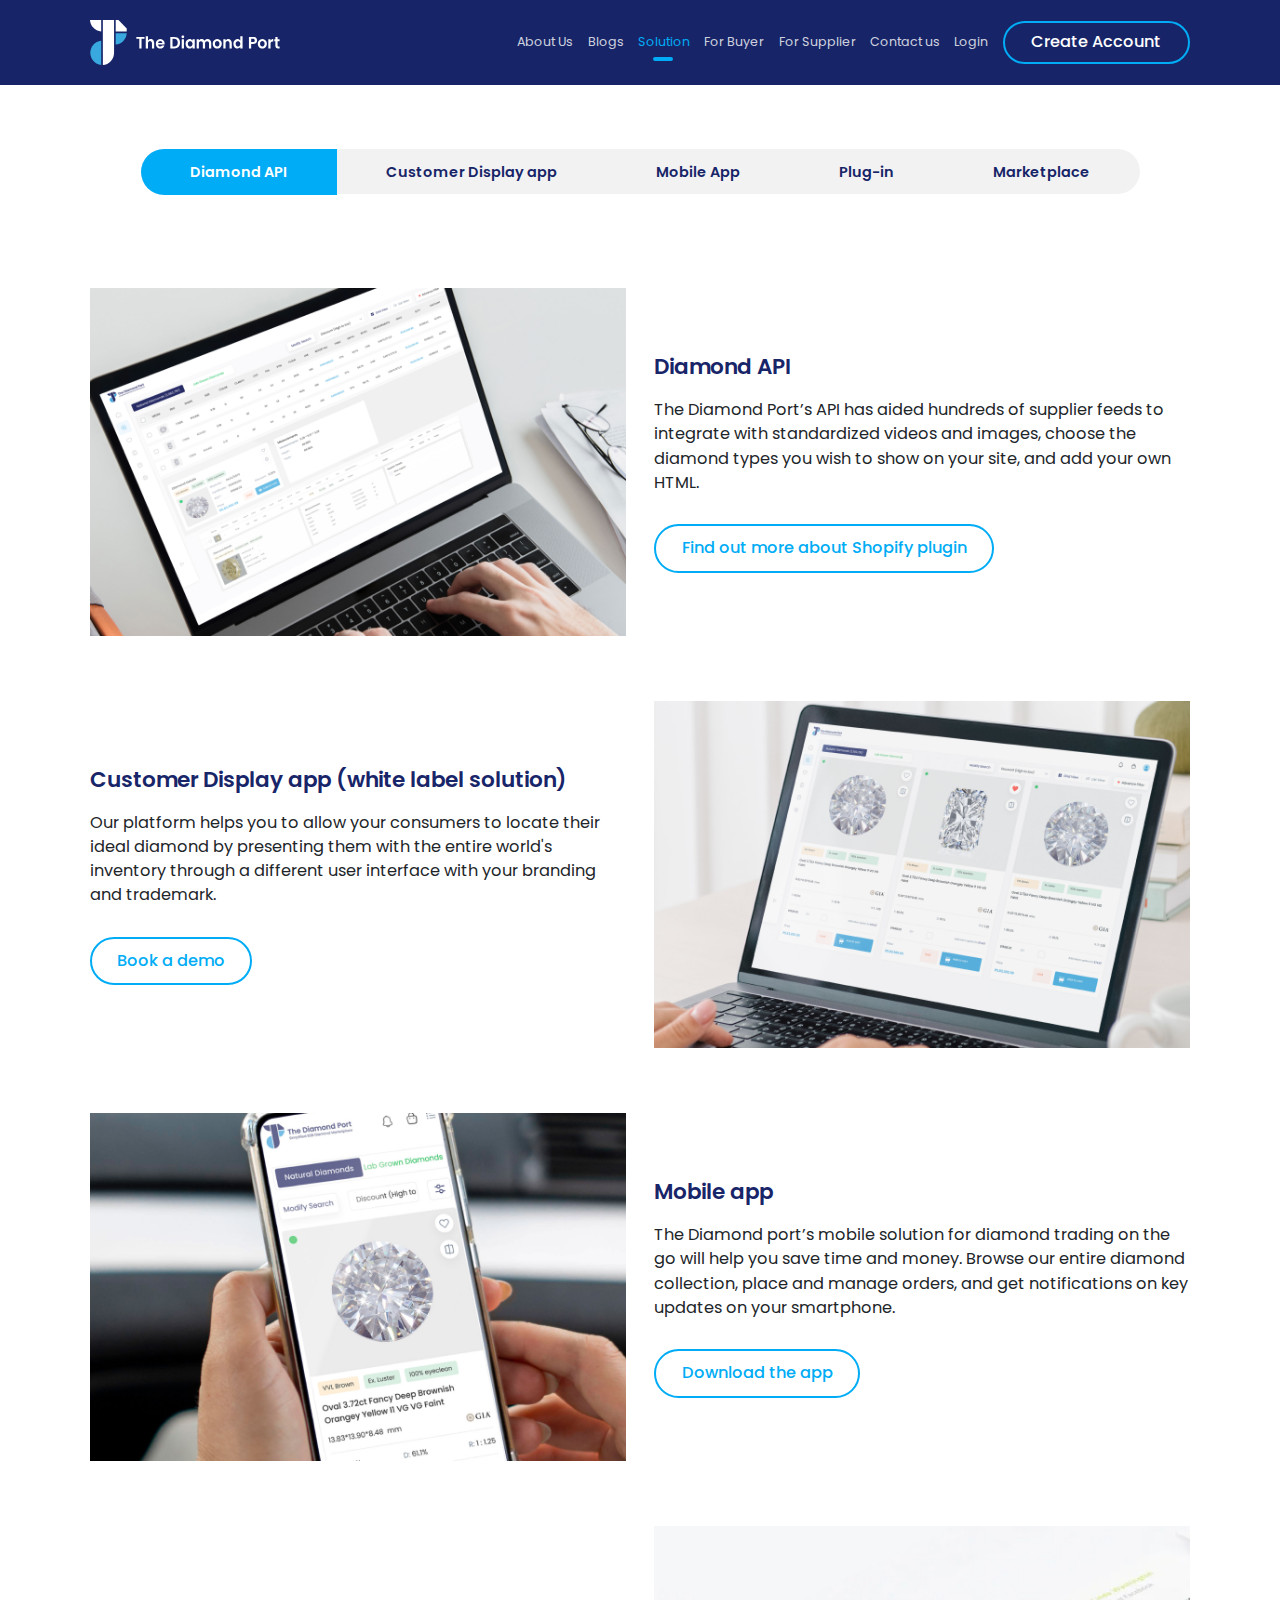
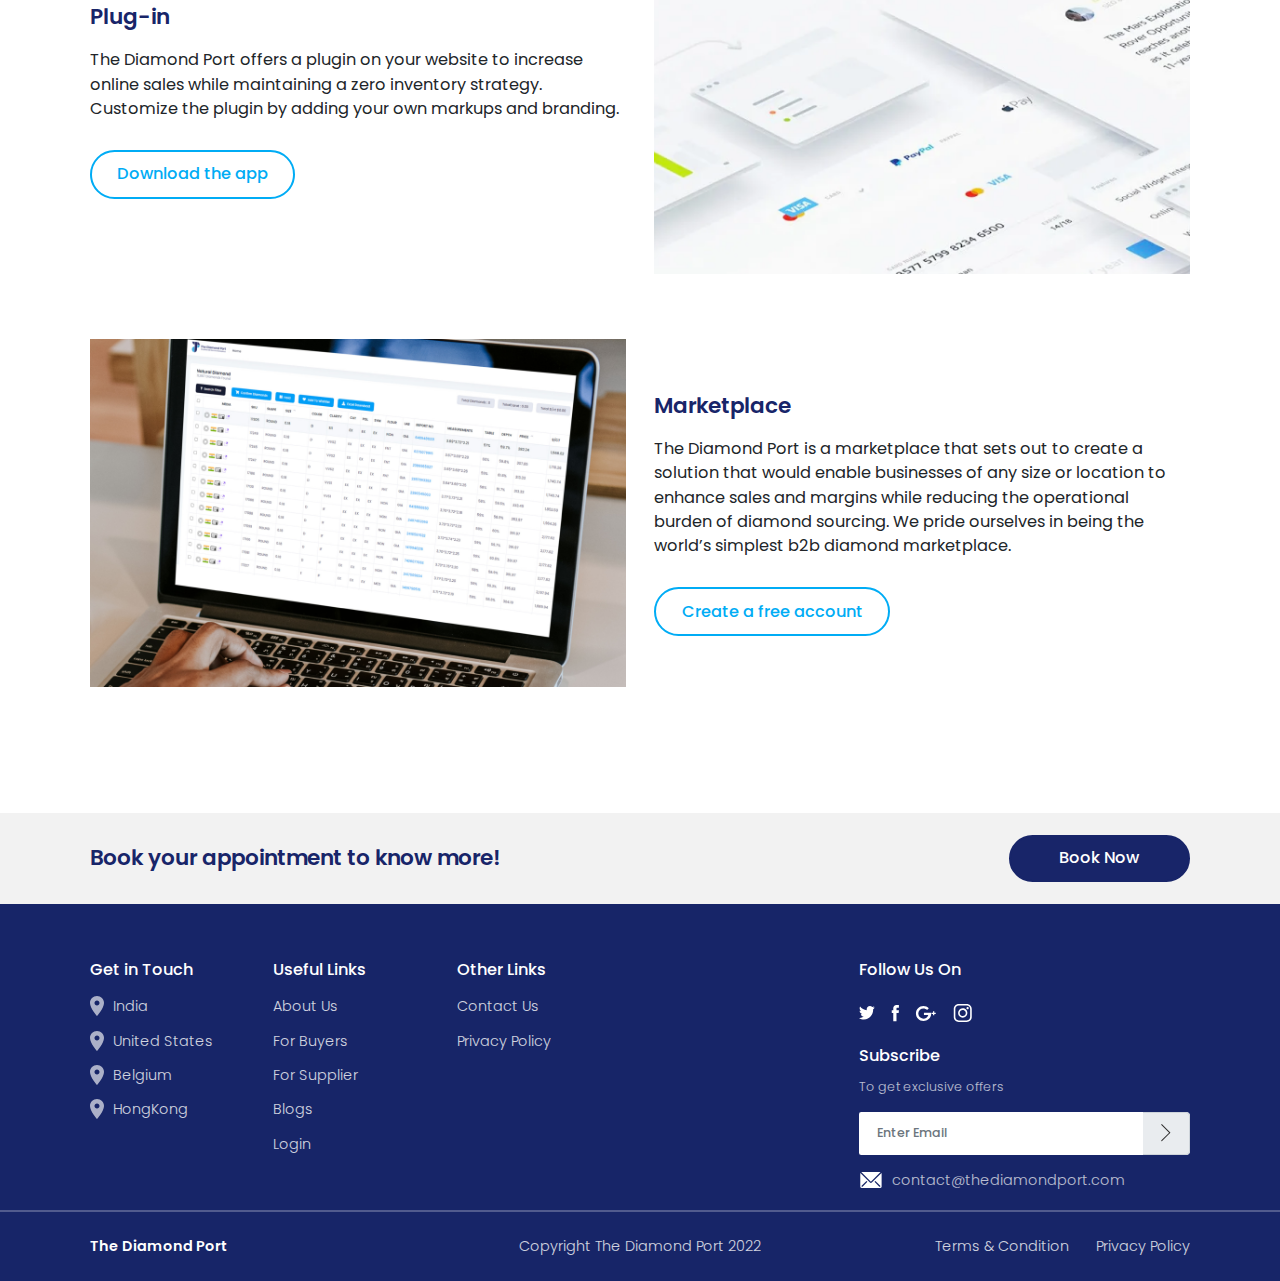
<file: pages/solution.html>
<!DOCTYPE html>
<html lang="en">

<head>
    <meta charset="UTF-8">
    <meta http-equiv="X-UA-Compatible" content="IE=edge">
    <meta name="viewport" content="width=device-width, initial-scale=1.0">
    <title>Solution</title>

    <link rel="icon" type="image" href="../assets/images/logo.svg">
    <!-- Bootstrap -->
    <link rel="stylesheet" href="../assets/css/bootstrap.min.css">
 
    <!-- style.css -->
    <link rel="stylesheet" href="../assets/css/style.css">
    <link rel="stylesheet" href="../assets/css/responsive.css">

</head>

<body class="Solution">
    <div class="nav-blacklayer"></div>
    <!-- Navbar Start -->
    <nav class="navbar">
        <div class="containerX">
            <div class="row align-items-center justify-content-between">
                <div class="col-4  col-lg-2 ps-0">
                    <div class="nav-logo">
                        <a href="Index.html" class="d-flex align-items-center">
                            <img src="../assets/images/logo.svg" alt="" class="img-fluid">
                            <img src="../assets/images/the-diamond-port.svg" alt="" class="scroll-hide">
                        </a>
                    </div>
                </div>

                <div class="col-auto col-lg-10 pe-0">
                    <div class="d-flex align-items-center justify-content-end">
                        <div class="order-lg-2">
                            <ul class="d-flex justify-content-end align-items-center right-nav">
                                <li class="nav-icon">
                                    <a href="register-now.html"
                                        class="theme-btn text-white d-none d-lg-inline-flex AccountBtn mt-0">
                                        Create Account
                                    </a>
                                </li>
                            </ul>
                        </div>

                        <div>
                            <ul class="nav-menu">
                                <li class="nav-item">
                                    <a href="About-Us.html" class="nav-link">About Us</a>
                                </li>
                                <li class="nav-item">
                                    <a href="#" class="nav-link">Blogs</a>
                                </li>
                                <li class="nav-item">
                                    <a href="solution.html" class="nav-link active-nav">Solution</a>
                                </li>
                                <li class="nav-item">
                                    <a href="for-buyer.html" class="nav-link">For Buyer</a>
                                </li>
                                <li class="nav-item">
                                    <a href="for-supplier.html" class="nav-link">For Supplier</a>
                                </li>
                                <li class="nav-item">
                                    <a href="contact-us.html" class="nav-link">Contact us</a>
                                </li>
                                <li class="nav-item">
                                    <a href="login.html" class="nav-link">Login</a>
                                </li>
                            </ul>
                            <div class="hamburger p-0">
                                <span class="bar"></span>
                                <span class="bar"></span>
                                <span class="bar"></span>
                            </div>
                        </div>
                    </div>
                </div>
            </div>
        </div>
    </nav>


    <div class="containerX">
        <div class="row justify-content-center">
            <div class="col-12 col-sm-10 col-md-auto p-0 selector-row">
                <ul class="selector">
                    <li class="selecotr-item">
                        <a href="#DiamondAPI" class="selector-item_label SelectorActive">Diamond API</a>
                    </li>
                    <li class="selecotr-item">
                        <a href="#Displayapp" class="selector-item_label">Customer Display app</a>
                    </li>
                    <li class="selecotr-item">
                        <a href="#MobileApp" class="selector-item_label">Mobile App</a>
                    </li>
                    <li class="selecotr-item">
                        <a href="#Plugin" class="selector-item_label">Plug-in</a>
                    </li>
                    <li class="selecotr-item">
                        <a href="#Marketplace" class="selector-item_label">Marketplace</a>
                    </li>
                </ul>
            </div>
        </div>


        <section class="for-buyer Solution-section">
            <div class="row align-items-center justify-content-center for-buyer-row " id="DiamondAPI">
                <div class="col-12  col-md-6 p-0  text-center text-md-start Solution-image">

                    <img src="../assets/images/diamond-api.png" alt="" class="img-fluid feature-img ">

                </div>
                <div class="col-12 col-sm-10 col-md-6 feature-content p-0">
                    <h5>Diamond API</h5>
                    <h6>The Diamond Port’s API has aided hundreds of supplier feeds to integrate with standardized
                        videos and images, choose the diamond types you wish to show on your site, and add your own
                        HTML.</h6>

                    <a href="#" class="theme-btn Solutions-btn">Find out more about Shopify plugin</a>
                </div>
            </div>

            <div class="row align-items-center justify-content-center for-buyer-row" id="Displayapp">
                <div class="col-12  col-md-6 p-0  text-center text-md-start Solution-image order-1 order-md-2">

                    <img src="../assets/images/display-app.png" alt="" class="img-fluid feature-img ">

                </div>
                <div class="col-12 col-sm-10 col-md-6 feature-content ps-sm-4 p-lg-0 order-2 order-md-1">
                    <h5>Customer Display app (white label solution)</h5>
                    <h6>Our platform helps you to allow your consumers to locate their ideal diamond by presenting them
                        with the entire world's inventory through a different user interface with your branding and
                        trademark.</h6>

                    <a href="#" class="theme-btn Solutions-btn">Book a demo</a>
                </div>
            </div>

            <div class="row align-items-center justify-content-center for-buyer-row" id="MobileApp">
                <div class="col-12  col-md-6 p-0  text-center text-md-start Solution-image">

                    <img src="../assets/images/mobileapp.png" alt="" class="img-fluid feature-img ">

                </div>
                <div class="col-12 col-sm-10 col-md-6 feature-content ps-sm-4 p-lg-0">
                    <h5>Mobile app</h5>
                    <h6>The Diamond port’s mobile solution for diamond trading on the go will help you save time and
                        money. Browse our entire diamond collection, place and manage orders, and get notifications on
                        key updates on your smartphone.</h6>

                    <a href="#" class="theme-btn Solutions-btn">Download the app</a>
                </div>
            </div>

            <div class="row align-items-center justify-content-center for-buyer-row" id="Plugin">
                <div class="col-12  col-md-6 p-0  text-center text-md-start Solution-image order-1 order-md-2">

                    <img src="../assets/images/plug-in.png" alt="" class="img-fluid feature-img ">

                </div>
                <div class="col-12 col-sm-10 col-md-6 feature-content ps-sm-4 p-lg-0 order-2 order-md-1">
                    <h5>Plug-in</h5>
                    <h6>The Diamond Port offers a plugin on your website to
                        increase online sales while maintaining a zero inventory strategy. Customize the plugin by
                        adding your own markups and branding.</h6>

                    <a href="#" class="theme-btn Solutions-btn">Download the app</a>
                </div>
            </div>

            <div class="row align-items-center justify-content-center for-buyer-row" id="Marketplace">
                <div class="col-12  col-md-6 p-0  text-center text-md-start Solution-image">

                    <img src="../assets/images/marketplace.png" alt="" class="img-fluid feature-img ">

                </div>
                <div class="col-12 col-sm-10 col-md-6 feature-content ps-sm-4 p-lg-0">
                    <h5>Marketplace</h5>
                    <h6>The Diamond Port is a marketplace that sets out to create a solution that would enable
                        businesses of any size or location to enhance sales and margins while reducing the operational
                        burden of diamond sourcing. We pride ourselves in being the world’s simplest b2b diamond
                        marketplace.</h6>

                    <a href="#" class="theme-btn Solutions-btn">Create a free account</a>
                </div>
            </div>
        </section>
    </div>


    <div class="LandingPage">
        <section class="Bookappoinment">
            <div class="containerX">
                <div class="row">
                    <div class="col-12 Appoinment-content">
                        <h5>Book your appointment to know more!</h5>
                        <a href="#" class="theme-btn BookNow">
                            Book Now
                        </a>
                    </div>
                </div>
            </div>
        </section>
    </div>


    <!-- Footer -->
    <footer class="footer-bg d-none d-sm-block">
        <div class="containerX">
            <div class="row text-white">
                <div class="col-6 col-sm-6 col-md-3 col-lg-2 footer-list p-0 order-md-1 order-md-1">
                    <h6>Get in Touch</h6>
                    <ul class=" location-city">
                        <li><a href="#"><img src="../assets/images/loaction.svg" class="me-3" alt=""> India</a></li>
                        <li><a href="#"><img src="../assets/images/loaction.svg" class="me-3" alt=""> United States</a>
                        </li>
                        <li><a href="#"><img src="../assets/images/loaction.svg" class="me-3" alt=""> Belgium</a></li>
                        <li><a href="#"><img src="../assets/images/loaction.svg" class="me-3" alt=""> HongKong</a></li>
                    </ul>
                </div>

                <div class="col-sm-6 col-md-2 footer-list p-0 d-none d-sm-inline order-md-3 order-lg-2 ">
                    <h6>Useful Links</h6>
                    <ul class=" location-city">
                        <li><a href="About-Us.html">About Us</a></li>
                        <li><a href="for-buyer.html">For Buyers</a></li>
                        <li><a href="for-supplier.html">For Supplier</a></li>
                        <li><a href="#"> Blogs</a></li>
                        <li><a href="login.html"> Login</a></li>
                    </ul>
                </div>
                <div class="col-6 col-sm-6 col-md-2  col-md-2 footer-list p-0 order-md-2 order-md-3 mt-sm-5 mt-md-0">
                    <h6>Other Links</h6>
                    <ul class=" location-city">
                        <li><a href="contact-us.html"> Contact Us</a></li>
                        <li><a href="Privacy-Policy.html"> Privacy Policy</a></li>
                        <li class="d-lg-none text-nowrap"><a href="Terms&Conditions.html"> Terms & Condition</a></li>
                    </ul>
                </div>

                <div
                    class="col-12 col-sm-6 col-md-5 col-lg-6 footer-list d-flex justify-content-md-end p-0 mt-5 mt-md-0 order-4">
                    <div class="text-center text-sm-start FollowUs-mail">
                        <h6 class="FollowUsOn">Follow Us On</h6>
                        <ul class=" location-city social-icon">
                            <li>
                                <a href="#">
                                    <img src="../assets/images/twitter.svg" alt="" class="img-fluid">
                                </a>
                            </li>
                            <li>
                                <a href="#">
                                    <img src="../assets/images/facebook.svg" alt="" class="img-fluid">
                                </a>
                            </li>
                            <li>
                                <a href="#">
                                    <img src="../assets/images/google-plus.svg" alt="" class="img-fluid">
                                </a>
                            </li>
                            <li>
                                <a href="#">
                                    <img src="../assets/images/instagram.svg" alt="" class="img-fluid">
                                </a>
                            </li>


                        </ul>
                        <div class="footer-input">
                            <h6 class="FollowUsOn">Subscribe</h6>
                            <p class="mt-3">To get exclusive offers</p>

                            <form action="#" class="input-group" name="footermail">
                                <input type="email" class="form-control" placeholder="Enter Email" name="fmail"
                                    required>
                                <button type="submit">
                                    <span class="input-group-text">
                                        <img src="../assets/images/footer-mail-arrow.svg" alt="" class="img-fluid">
                                    </span>
                                </button>
                            </form>

                        </div>

                        <div class="mt-4 mail-contact">
                            <p class="d-flex align-items-center justify-content-center justify-content-sm-start"><img
                                    src="../assets/images/mail.svg" class="me-3"
                                    alt=""><span>contact@thediamondport.com</span>
                            </p>
                        </div>
                    </div>
                </div>
            </div>
        </div>
        <hr>
        <div class="containerX">
            <div class="row text-white align-items-center opacity-div">
                <div class="col-12 col-sm-6 col-lg-4 p-0 text-center text-sm-start">
                    <h5>The Diamond Port</h5>
                </div>
                <div class="col-12 col-sm-6 col-lg-4 p-0 text-center text-sm-end text-lg-center opacity-div">
                    <p>Copyright The Diamond Port 2022</p>
                </div>
                <div class="col-4 p-0 opacity-div d-none d-lg-block">
                    <ul class="d-flex justify-content-end">
                        <li class="mx-4"><a href="Terms&Conditions.html" class="text-white">Terms & Condition</a></li>
                        <li class="ms-4"><a href="Privacy-Policy.html" class="text-white">Privacy Policy</a></li>
                    </ul>
                </div>
            </div>
        </div>
    </footer>

    <!-- Footer Mobile -->
    <footer class="footer-bg d-sm-none">
        <div class="accordion" id="accordionExample">
            <div class="accordion-item ">
                <div class="accordion-header footer-list" id="headingOne">
                    <h6 class="accordion-button" data-bs-toggle="collapse" data-bs-target="#collapseOne"
                        aria-expanded="true" aria-controls="collapseOne">
                        Get in Touch
                    </h6>
                </div>
                <div id="collapseOne" class="accordion-collapse collapse show" aria-labelledby="headingOne"
                    data-bs-parent="#accordionExample">
                    <div class="accordion-body">
                        <ul class=" location-city">
                            <li><a href="#"><img src="../assets/images/loaction.svg" class="me-3" alt="">India</a>
                            </li>
                            <li><a href="#"><img src="../assets/images/loaction.svg" class="me-3" alt=""> United
                                    States</a>
                            </li>
                            <li><a href="#"><img src="../assets/images/loaction.svg" class="me-3" alt="">
                                    Belgium</a></li>
                            <li><a href="#"><img src="../assets/images/loaction.svg" class="me-3" alt="">
                                    HongKong</a></li>
                        </ul>
                    </div>
                </div>
            </div>
            <div class="accordion-item">
                <div class="accordion-header footer-list" id="headingTwo">
                    <h6 class="accordion-button collapsed" data-bs-toggle="collapse" data-bs-target="#collapseTwo"
                        aria-expanded="false" aria-controls="collapseTwo">
                        Useful Links
                    </h6>
                </div>
                <div id="collapseTwo" class="accordion-collapse collapse" aria-labelledby="headingTwo"
                    data-bs-parent="#accordionExample">
                    <div class="accordion-body">
                        <ul class=" location-city">
                            <li><a href="About-Us.html">About Us</a></li>
                            <li><a href="for-buyer.html">For Buyers</a></li>
                            <li><a href="for-supplier.html">For Supplier</a></li>
                            <li><a href="#"> Blogs</a></li>
                            <li><a href="login.html"> Login</a></li>
                        </ul>
                    </div>
                </div>
            </div>
            <div class="accordion-item">
                <div class="accordion-header footer-list" id="headingThree">
                    <h6 class="accordion-button collapsed" data-bs-toggle="collapse" data-bs-target="#collapseThree"
                        aria-expanded="false" aria-controls="collapseThree">
                        Privacy Policy
                    </h6>
                </div>
                <div id="collapseThree" class="accordion-collapse collapse" aria-labelledby="headingThree"
                    data-bs-parent="#accordionExample">
                    <div class="accordion-body">
                        <ul class=" location-city">
                            <li><a href="contact-us.html"> Contact Us</a></li>
                            <li><a href="Privacy-Policy.html"> Privacy Policy</a></li>
                            <li class="d-lg-none text-nowrap"><a href="Terms&Conditions.html"> Terms & Condition</a>
                            </li>
                        </ul>
                    </div>
                </div>
            </div>
            <div class="followUs-footer">
                <div class="footer-list">
                    <div class="text-center text-sm-start FollowUs-mail">
                        <h6 class="FollowUsOn">Follow Us On</h6>
                        <ul class=" location-city social-icon">
                            <li>
                                <a href="#">
                                    <img src="../assets/images/twitter.svg" alt="" class="img-fluid">
                                </a>
                            </li>
                            <li>
                                <a href="#">
                                    <img src="../assets/images/facebook.svg" alt="" class="img-fluid">
                                </a>
                            </li>
                            <li>
                                <a href="#">
                                    <img src="../assets/images/google-plus.svg" alt="" class="img-fluid">
                                </a>
                            </li>
                            <li>
                                <a href="#">
                                    <img src="../assets/images/instagram.svg" alt="" class="img-fluid">
                                </a>
                            </li>
                        </ul>
                        <div class="footer-input">
                            <h6 class="FollowUsOn">Subscribe</h6>
                            <p class="mt-3">To get exclusive offers</p>

                            <form action="#" class="input-group" name="mobilemail">
                                <input type="email" class="form-control" placeholder="Enter Email" name="mobmail"
                                    required>
                                <button type="submit">
                                    <span class="input-group-text">
                                        <img src="../assets/images/footer-mail-arrow.svg" alt="" class="img-fluid">
                                    </span>
                                </button>
                            </form>
                        </div>
                    </div>
                </div>
            </div>
        </div>
        <div class="containerX">
            <div class="row text-white align-items-center opacity-div">
                <div class="col-12 col-sm-6 col-lg-4 mb-2 p-0 text-center text-sm-start">
                    <h5>The Diamond Port</h5>
                </div>
                <div class="col-12 col-sm-6 col-lg-4 p-0 text-center text-sm-end text-lg-center opacity-div">
                    <p>Copyright The Diamond Port 2022</p>
                </div>
                <div class="col-4 p-0 opacity-div d-none d-lg-block">
                    <ul class="d-flex justify-content-end">
                        <li class="mx-4"><a href="Terms&Conditions.html" class="text-white">Terms & Condition</a></li>
                        <li class="ms-4"><a href="Privacy-Policy.html" class="text-white">Privacy Policy</a></li>
                    </ul>
                </div>
            </div>
        </div>
    </footer>

    <!-- jquery-3.6.0 -->
    <script src="../assets/js/jquery-3.6.0.min.js"></script>

    <!-- Bootstrap -->
    <script src="../assets/js/bootstrap.bundle.min.js"></script>

    <!-- Coustam js -->
    <script src="../assets/js/script.js"></script>



</body>

</html>
</file>
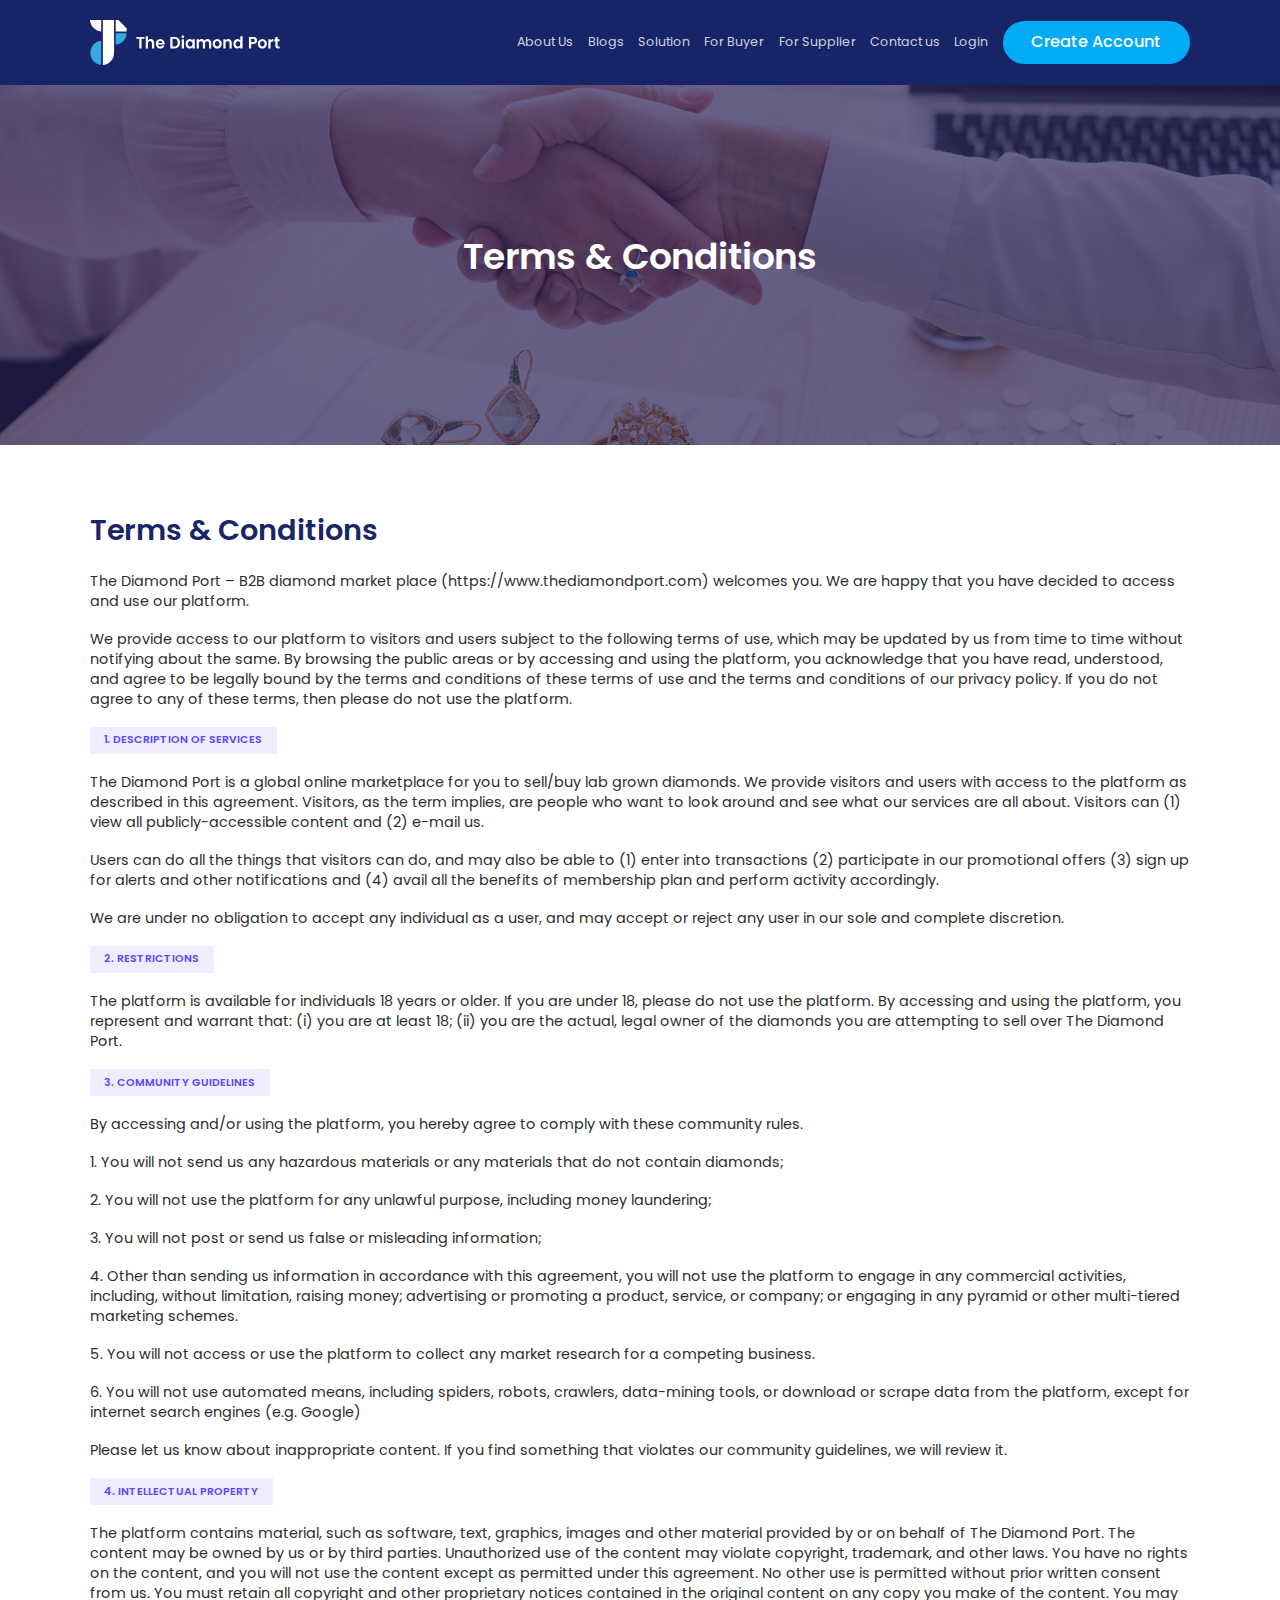
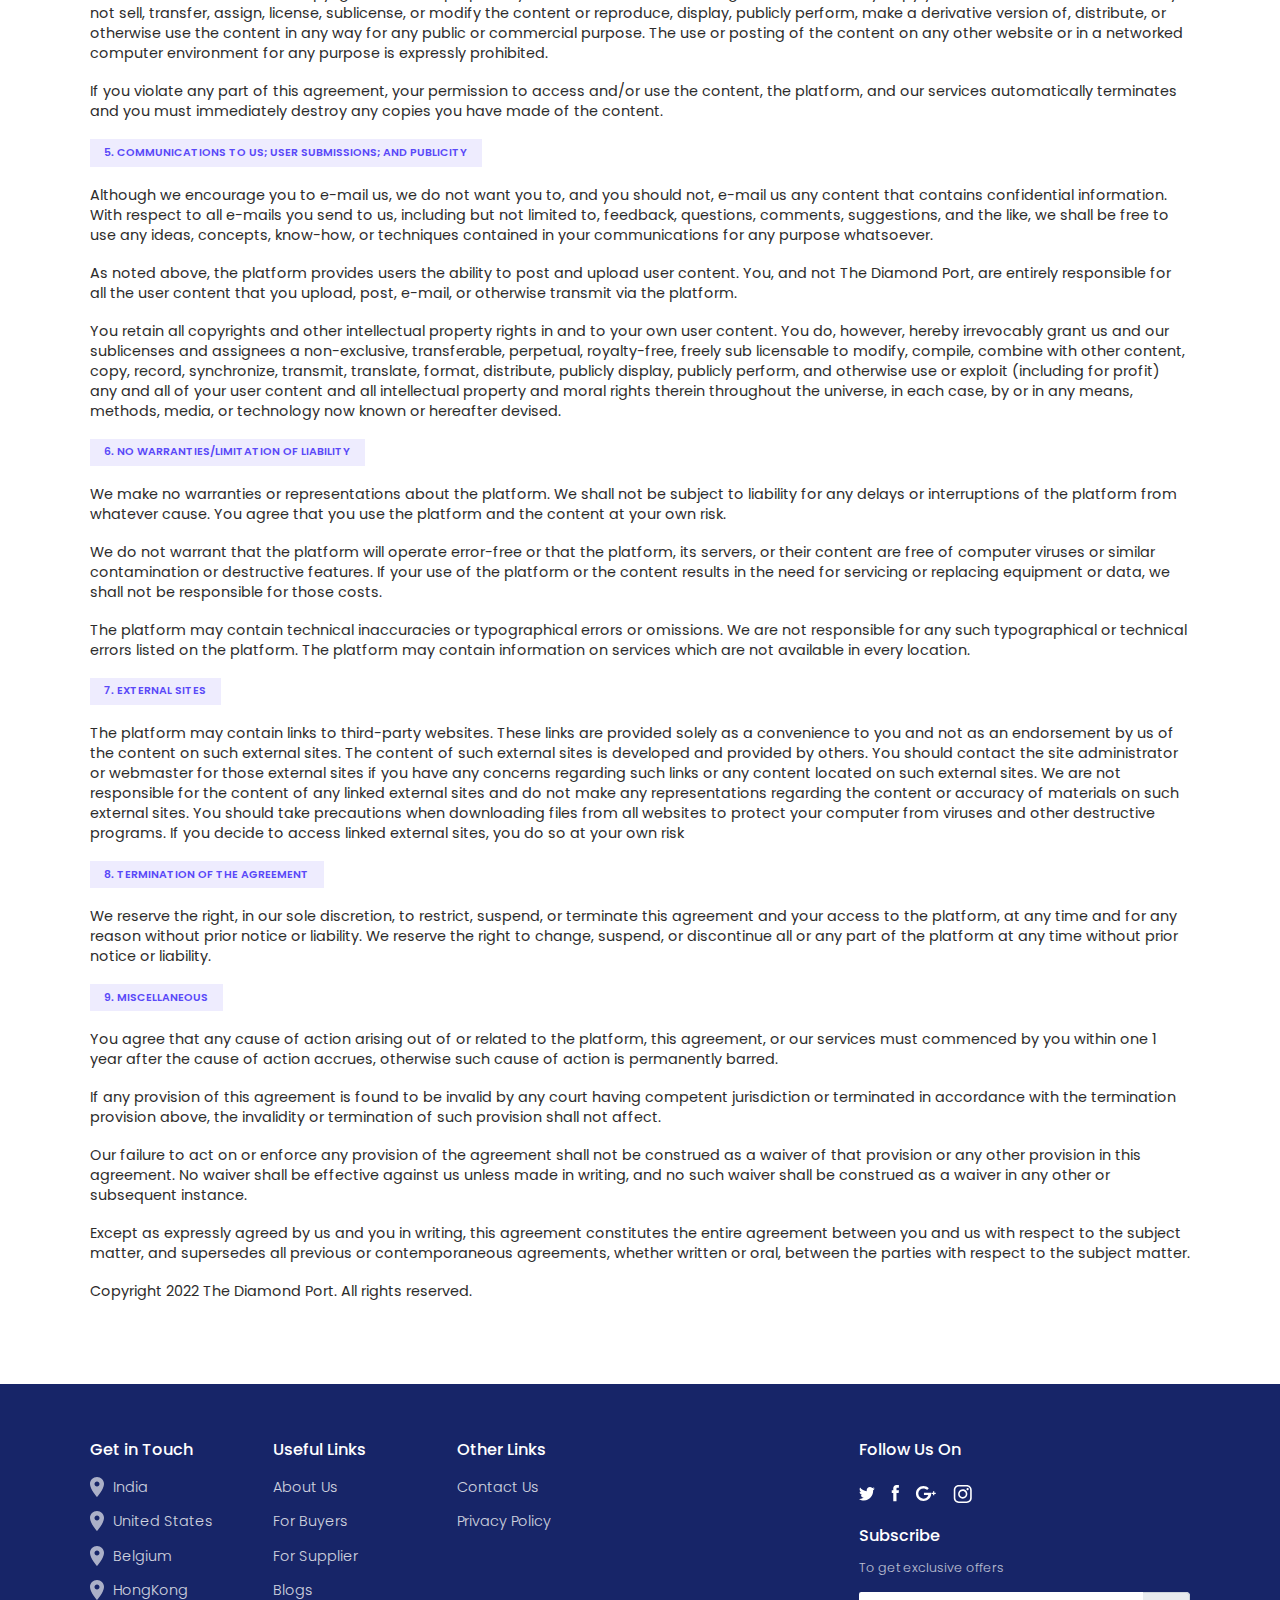
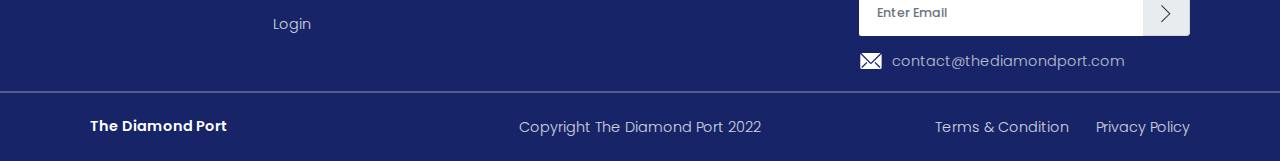
<file: pages/Terms&Conditions.html>
<!DOCTYPE html>
<html lang="en">

<head>
    <meta charset="UTF-8">
    <meta http-equiv="X-UA-Compatible" content="IE=edge">
    <meta name="viewport" content="width=device-width, initial-scale=1.0">
    <title>Terms & Conditions</title>

    <link rel="icon" type="image" href="../assets/images/logo.svg">
    <!-- Bootstrap -->
    <link rel="stylesheet" href="../assets/css/bootstrap.min.css">
 
    <!-- style.css -->
    <link rel="stylesheet" href="../assets/css/style.css">
    <link rel="stylesheet" href="../assets/css/responsive.css">

</head>

<body class="PrivacyPolicy TermsConditions">
    <div class="nav-blacklayer"></div>
    <!-- Navbar Start -->
    <nav class="navbar">
        <div class="containerX">
            <div class="row align-items-center justify-content-between">
                <div class="col-4  col-lg-2 ps-0">
                    <div class="nav-logo">
                        <a href="Index.html" class="d-flex align-items-center">
                            <img src="../assets/images/logo.svg" alt="" class="img-fluid">
                            <img src="../assets/images/the-diamond-port.svg" alt="" class="scroll-hide">
                        </a>
                    </div>
                </div>

                <div class="col-auto col-lg-10 pe-0">
                    <div class="d-flex align-items-center justify-content-end">
                        <div class="order-lg-2">
                            <ul class="d-flex justify-content-end align-items-center right-nav">
                                <li class="nav-icon">
                                    <a href="register-now.html"
                                        class="theme-btn text-white d-none d-lg-inline-flex AccountBtn AccountBtn-active mt-0">
                                        Create Account
                                    </a>
                                </li>
                            </ul>
                        </div>

                        <div>
                            <ul class="nav-menu">
                                <li class="nav-item">
                                    <a href="About-Us.html" class="nav-link">About Us</a>
                                </li>
                                <li class="nav-item">
                                    <a href="#" class="nav-link">Blogs</a>
                                </li>
                                <li class="nav-item">
                                    <a href="solution.html" class="nav-link">Solution</a>
                                </li>
                                <li class="nav-item">
                                    <a href="for-buyer.html" class="nav-link">For Buyer</a>
                                </li>
                                <li class="nav-item">
                                    <a href="for-supplier.html" class="nav-link">For Supplier</a>
                                </li>
                                <li class="nav-item">
                                    <a href="contact-us.html" class="nav-link">Contact us</a>
                                </li>
                                <li class="nav-item">
                                    <a href="login.html" class="nav-link">Login</a>
                                </li>
                            </ul>
                            <div class="hamburger p-0">
                                <span class="bar"></span>
                                <span class="bar"></span>
                                <span class="bar"></span>
                            </div>
                        </div>
                    </div>
                </div>
            </div>
        </div>
    </nav>

    <!-- Banner -->
    <section class="main-banner ">
        <div class="containerX w-100">
            <div class="row ">
                <div class=" col-lg-12  text-center">
                    <div class="banner-content">
                        <h2>Terms & Conditions</h2>
                    </div>
                </div>
            </div>
        </div>
    </section>

    <!-- Privacy Policy -->
    <section class="Policy Terms">
        <div class="containerX">
            <div class="row Policy-Heading Terms-heading">
                <div class="col-12 p-0">
                    <h4>Terms & Conditions</h4>
                </div>
            </div>

            <div class="row Policy-Content Terms-content">
                <div class="col-12 p-0">
                    <p>
                        The Diamond Port – B2B diamond market place (https://www.thediamondport.com) welcomes you. We
                        are happy that you have decided to access and use our platform.
                    </p>

                    <p>
                        We provide access to our platform to visitors and users subject to the following terms of use,
                        which may be updated by us from time to time without notifying about the same. By browsing the
                        public areas or by accessing and using the platform, you acknowledge that you have read,
                        understood, and agree to be legally bound by the terms and conditions of these terms of use and
                        the terms and conditions of our privacy policy. If you do not agree to any of these terms, then
                        please do not use the platform.
                    </p>

                    <span class="blue-box">1. DESCRIPTION OF SERVICES</span>

                    <p>
                        The Diamond Port is a global online marketplace for you to sell/buy lab grown diamonds. We
                        provide visitors and users with access to the platform as described in this agreement. Visitors,
                        as the term implies, are people who want to look around and see what our services are all about.
                        Visitors can (1) view all publicly-accessible content and (2) e-mail us.
                    </p>

                    <p>
                        Users can do all the things that visitors can do, and may also be able to (1) enter into
                        transactions (2) participate in our promotional offers (3) sign up for alerts and other
                        notifications and (4) avail all the benefits of membership plan and perform activity
                        accordingly.
                    </p>

                    <p>
                        We are under no obligation to accept any individual as a user, and may accept or reject any user
                        in our sole and complete discretion.
                    </p>

                    <span class="blue-box">2. RESTRICTIONS</span>

                    <p>
                        The platform is available for individuals 18 years or older. If you are under 18, please do not
                        use the platform. By accessing and using the platform, you represent and warrant that: (i) you
                        are at least 18; (ii) you are the actual, legal owner of the diamonds you are attempting to sell
                        over The Diamond Port.
                    </p>

                    <span class="blue-box">3. COMMUNITY GUIDELINES</span>

                    <p>
                        By accessing and/or using the platform, you hereby agree to comply with these community rules.
                    </p>

                    <p>
                        1. You will not send us any hazardous materials or any materials that do not contain diamonds;
                    </p>

                    <p>
                        2. You will not use the platform for any unlawful purpose, including money laundering;
                    </p>

                    <p>
                        3. You will not post or send us false or misleading information;
                    </p>

                    <p>
                        4. Other than sending us information in accordance with this agreement, you will not use the
                        platform to engage in any commercial activities, including, without limitation, raising money;
                        advertising or promoting a product, service, or company; or engaging in any pyramid or other
                        multi-tiered marketing schemes.
                    </p>

                    <p>
                        5. You will not access or use the platform to collect any market research for a competing
                        business.
                    </p>

                    <p>
                        6. You will not use automated means, including spiders, robots, crawlers, data-mining tools, or
                        download or scrape data from the platform, except for internet search engines (e.g. Google)
                    </p>

                    <p>
                        Please let us know about inappropriate content. If you find something that violates our
                        community guidelines, we will review it.
                    </p>

                    <span class="blue-box">4. INTELLECTUAL PROPERTY</span>

                    <p>
                        The platform contains material, such as software, text, graphics, images and other material
                        provided by or on behalf of The Diamond Port. The content may be owned by us or by third
                        parties. Unauthorized use of the content may violate copyright, trademark, and other laws. You
                        have no rights on the content, and you will not use the content except as permitted under this
                        agreement. No other use is permitted without prior written consent from us. You must retain all
                        copyright and other proprietary notices contained in the original content on any copy you make
                        of the content. You may not sell, transfer, assign, license, sublicense, or modify the content
                        or reproduce, display, publicly perform, make a derivative version of, distribute, or otherwise
                        use the content in any way for any public or commercial purpose. The use or posting of the
                        content on any other website or in a networked computer environment for any purpose is expressly
                        prohibited.
                    </p>

                    <p>
                        If you violate any part of this agreement, your permission to access and/or use the content, the
                        platform, and our services automatically terminates and you must immediately destroy any copies
                        you have made of the content.
                    </p>

                    <span class="blue-box">5. COMMUNICATIONS TO US; USER SUBMISSIONS; AND PUBLICITY</span>

                    <p>
                        Although we encourage you to e-mail us, we do not want you to, and you should not, e-mail us any
                        content that contains confidential information. With respect to all e-mails you send to us,
                        including but not limited to, feedback, questions, comments, suggestions, and the like, we shall
                        be free to use any ideas, concepts, know-how, or techniques contained in your communications for
                        any purpose whatsoever.
                    </p>

                    <p>
                        As noted above, the platform provides users the ability to post and upload user content. You,
                        and not The Diamond Port, are entirely responsible for all the user content that you upload,
                        post, e-mail, or otherwise transmit via the platform.
                    </p>

                    <p>
                        You retain all copyrights and other intellectual property rights in and to your own user
                        content. You do, however, hereby irrevocably grant us and our sublicenses and assignees a
                        non-exclusive, transferable, perpetual, royalty-free, freely sub licensable to modify, compile,
                        combine with other content, copy, record, synchronize, transmit, translate, format, distribute,
                        publicly display, publicly perform, and otherwise use or exploit (including for profit) any and
                        all of your user content and all intellectual property and moral rights therein throughout the
                        universe, in each case, by or in any means, methods, media, or technology now known or hereafter
                        devised.
                    </p>

                    <span class="blue-box">6. NO WARRANTIES/LIMITATION OF LIABILITY</span>

                    <p>
                        We make no warranties or representations about the platform. We shall not be subject to
                        liability for any delays or interruptions of the platform from whatever cause. You agree that
                        you use the platform and the content at your own risk.
                    </p>

                    <p>
                        We do not warrant that the platform will operate error-free or that the platform, its servers,
                        or their content are free of computer viruses or similar contamination or destructive features.
                        If your use of the platform or the content results in the need for servicing or replacing
                        equipment or data, we shall not be responsible for those costs.
                    </p>

                    <p>
                        The platform may contain technical inaccuracies or typographical errors or omissions. We are not
                        responsible for any such typographical or technical errors listed on the platform. The platform
                        may contain information on services which are not available in every location.
                    </p>

                    <span class="blue-box">7. EXTERNAL SITES</span>

                    <p>
                        The platform may contain links to third-party websites. These links are provided solely as a
                        convenience to you and not as an endorsement by us of the content on such external sites. The
                        content of such external sites is developed and provided by others. You should contact the site
                        administrator or webmaster for those external sites if you have any concerns regarding such
                        links or any content located on such external sites. We are not responsible for the content of
                        any linked external sites and do not make any representations regarding the content or accuracy
                        of materials on such external sites. You should take precautions when downloading files from all
                        websites to protect your computer from viruses and other destructive programs. If you decide to
                        access linked external sites, you do so at your own risk
                    </p>

                    <span class="blue-box">8. TERMINATION OF THE AGREEMENT</span>

                    <p>
                        We reserve the right, in our sole discretion, to restrict, suspend, or terminate this agreement
                        and your access to the platform, at any time and for any reason without prior notice or
                        liability. We reserve the right to change, suspend, or discontinue all or any part of the
                        platform at any time without prior notice or liability.
                    </p>

                    <span class="blue-box">9. MISCELLANEOUS</span>

                    <p>
                        You agree that any cause of action arising out of or related to the platform, this agreement, or
                        our services must commenced by you within one 1 year after the cause of action accrues,
                        otherwise such cause of action is permanently barred.
                    </p>

                    <p>
                        If any provision of this agreement is found to be invalid by any court having competent
                        jurisdiction or terminated in accordance with the termination provision above, the invalidity or
                        termination of such provision shall not affect.
                    </p>

                    <p>
                        Our failure to act on or enforce any provision of the agreement shall not be construed as a
                        waiver of that provision or any other provision in this agreement. No waiver shall be effective
                        against us unless made in writing, and no such waiver shall be construed as a waiver in any
                        other or subsequent instance.
                    </p>

                    <p>
                        Except as expressly agreed by us and you in writing, this agreement constitutes the entire
                        agreement between you and us with respect to the subject matter, and supersedes all previous or
                        contemporaneous agreements, whether written or oral, between the parties with respect to the
                        subject matter.
                    </p>

                    <p>Copyright 2022 The Diamond Port. All rights reserved.</p>

                </div>
            </div>
        </div>
    </section>



    <!-- Footer -->
    <footer class="footer-bg d-none d-sm-block">
        <div class="containerX">
            <div class="row text-white">
                <div class="col-6 col-sm-6 col-md-3 col-lg-2 footer-list p-0 order-md-1 order-md-1">
                    <h6>Get in Touch</h6>
                    <ul class=" location-city">
                        <li><a href="#"><img src="../assets/images/loaction.svg" class="me-3" alt=""> India</a></li>
                        <li><a href="#"><img src="../assets/images/loaction.svg" class="me-3" alt=""> United States</a>
                        </li>
                        <li><a href="#"><img src="../assets/images/loaction.svg" class="me-3" alt=""> Belgium</a></li>
                        <li><a href="#"><img src="../assets/images/loaction.svg" class="me-3" alt=""> HongKong</a></li>
                    </ul>
                </div>

                <div class="col-sm-6 col-md-2 footer-list p-0 d-none d-sm-inline order-md-3 order-lg-2 ">
                    <h6>Useful Links</h6>
                    <ul class=" location-city">
                        <li><a href="About-Us.html">About Us</a></li>
                        <li><a href="for-buyer.html">For Buyers</a></li>
                        <li><a href="for-supplier.html">For Supplier</a></li>
                        <li><a href="#"> Blogs</a></li>
                        <li><a href="login.html"> Login</a></li>
                    </ul>
                </div>
                <div class="col-6 col-sm-6 col-md-2  col-md-2 footer-list p-0 order-md-2 order-md-3 mt-sm-5 mt-md-0">
                    <h6>Other Links</h6>
                    <ul class=" location-city">
                        <li><a href="contact-us.html"> Contact Us</a></li>
                        <li><a href="Privacy-Policy.html"> Privacy Policy</a></li>
                        <li class="d-lg-none text-nowrap"><a href="Terms&Conditions.html"> Terms & Condition</a></li>
                    </ul>
                </div>

                <div
                    class="col-12 col-sm-6 col-md-5 col-lg-6 footer-list d-flex justify-content-md-end p-0 mt-5 mt-md-0 order-4">
                    <div class="text-center text-sm-start FollowUs-mail">
                        <h6 class="FollowUsOn">Follow Us On</h6>
                        <ul class=" location-city social-icon">
                            <li>
                                <a href="#">
                                    <img src="../assets/images/twitter.svg" alt="" class="img-fluid">
                                </a>
                            </li>
                            <li>
                                <a href="#">
                                    <img src="../assets/images/facebook.svg" alt="" class="img-fluid">
                                </a>
                            </li>
                            <li>
                                <a href="#">
                                    <img src="../assets/images/google-plus.svg" alt="" class="img-fluid">
                                </a>
                            </li>
                            <li>
                                <a href="#">
                                    <img src="../assets/images/instagram.svg" alt="" class="img-fluid">
                                </a>
                            </li>


                        </ul>
                        <div class="footer-input">
                            <h6 class="FollowUsOn">Subscribe</h6>
                            <p class="mt-3">To get exclusive offers</p>

                            <form action="#" class="input-group" name="footermail">
                                <input type="email" class="form-control" placeholder="Enter Email" name="fmail"
                                    required>
                                <button type="submit">
                                    <span class="input-group-text">
                                        <img src="../assets/images/footer-mail-arrow.svg" alt="" class="img-fluid">
                                    </span>
                                </button>
                            </form>

                        </div>

                        <div class="mt-4 mail-contact">
                            <p class="d-flex align-items-center justify-content-center justify-content-sm-start"><img
                                    src="../assets/images/mail.svg" class="me-3"
                                    alt=""><span>contact@thediamondport.com</span>
                            </p>
                        </div>
                    </div>
                </div>
            </div>
        </div>
        <hr>
        <div class="containerX">
            <div class="row text-white align-items-center opacity-div">
                <div class="col-12 col-sm-6 col-lg-4 p-0 text-center text-sm-start">
                    <h5>The Diamond Port</h5>
                </div>
                <div class="col-12 col-sm-6 col-lg-4 p-0 text-center text-sm-end text-lg-center opacity-div">
                    <p>Copyright The Diamond Port 2022</p>
                </div>
                <div class="col-4 p-0 opacity-div d-none d-lg-block">
                    <ul class="d-flex justify-content-end">
                        <li class="mx-4"><a href="Terms&Conditions.html" class="text-white">Terms & Condition</a></li>
                        <li class="ms-4"><a href="Privacy-Policy.html" class="text-white">Privacy Policy</a></li>
                    </ul>
                </div>
            </div>
        </div>
    </footer>

    <!-- Footer Mobile -->
    <footer class="footer-bg d-sm-none">
        <div class="accordion" id="accordionExample">
            <div class="accordion-item ">
                <div class="accordion-header footer-list" id="headingOne">
                    <h6 class="accordion-button" data-bs-toggle="collapse" data-bs-target="#collapseOne"
                        aria-expanded="true" aria-controls="collapseOne">
                        Get in Touch
                    </h6>
                </div>
                <div id="collapseOne" class="accordion-collapse collapse show" aria-labelledby="headingOne"
                    data-bs-parent="#accordionExample">
                    <div class="accordion-body">
                        <ul class=" location-city">
                            <li><a href="#"><img src="../assets/images/loaction.svg" class="me-3" alt="">India</a>
                            </li>
                            <li><a href="#"><img src="../assets/images/loaction.svg" class="me-3" alt=""> United
                                    States</a>
                            </li>
                            <li><a href="#"><img src="../assets/images/loaction.svg" class="me-3" alt="">
                                    Belgium</a></li>
                            <li><a href="#"><img src="../assets/images/loaction.svg" class="me-3" alt="">
                                    HongKong</a></li>
                        </ul>
                    </div>
                </div>
            </div>
            <div class="accordion-item">
                <div class="accordion-header footer-list" id="headingTwo">
                    <h6 class="accordion-button collapsed" data-bs-toggle="collapse" data-bs-target="#collapseTwo"
                        aria-expanded="false" aria-controls="collapseTwo">
                        Useful Links
                    </h6>
                </div>
                <div id="collapseTwo" class="accordion-collapse collapse" aria-labelledby="headingTwo"
                    data-bs-parent="#accordionExample">
                    <div class="accordion-body">
                        <ul class=" location-city">
                            <li><a href="About-Us.html">About Us</a></li>
                            <li><a href="for-buyer.html">For Buyers</a></li>
                            <li><a href="for-supplier.html">For Supplier</a></li>
                            <li><a href="#"> Blogs</a></li>
                            <li><a href="login.html"> Login</a></li>
                        </ul>
                    </div>
                </div>
            </div>
            <div class="accordion-item">
                <div class="accordion-header footer-list" id="headingThree">
                    <h6 class="accordion-button collapsed" data-bs-toggle="collapse" data-bs-target="#collapseThree"
                        aria-expanded="false" aria-controls="collapseThree">
                        Privacy Policy
                    </h6>
                </div>
                <div id="collapseThree" class="accordion-collapse collapse" aria-labelledby="headingThree"
                    data-bs-parent="#accordionExample">
                    <div class="accordion-body">
                        <ul class=" location-city">
                            <li><a href="contact-us.html"> Contact Us</a></li>
                            <li><a href="Privacy-Policy.html"> Privacy Policy</a></li>
                            <li class="d-lg-none text-nowrap"><a href="Terms&Conditions.html"> Terms & Condition</a>
                            </li>
                        </ul>
                    </div>
                </div>
            </div>
            <div class="followUs-footer">
                <div class="footer-list">
                    <div class="text-center text-sm-start FollowUs-mail">
                        <h6 class="FollowUsOn">Follow Us On</h6>
                        <ul class=" location-city social-icon">
                            <li>
                                <a href="#">
                                    <img src="../assets/images/twitter.svg" alt="" class="img-fluid">
                                </a>
                            </li>
                            <li>
                                <a href="#">
                                    <img src="../assets/images/facebook.svg" alt="" class="img-fluid">
                                </a>
                            </li>
                            <li>
                                <a href="#">
                                    <img src="../assets/images/google-plus.svg" alt="" class="img-fluid">
                                </a>
                            </li>
                            <li>
                                <a href="#">
                                    <img src="../assets/images/instagram.svg" alt="" class="img-fluid">
                                </a>
                            </li>
                        </ul>
                        <div class="footer-input">
                            <h6 class="FollowUsOn">Subscribe</h6>
                            <p class="mt-3">To get exclusive offers</p>

                            <form action="#" class="input-group" name="mobilemail">
                                <input type="email" class="form-control" placeholder="Enter Email" name="mobmail"
                                    required>
                                <button type="submit">
                                    <span class="input-group-text">
                                        <img src="../assets/images/footer-mail-arrow.svg" alt="" class="img-fluid">
                                    </span>
                                </button>
                            </form>
                        </div>
                    </div>
                </div>
            </div>
        </div>
        <div class="containerX">
            <div class="row text-white align-items-center opacity-div">
                <div class="col-12 col-sm-6 col-lg-4 mb-2 p-0 text-center text-sm-start">
                    <h5>The Diamond Port</h5>
                </div>
                <div class="col-12 col-sm-6 col-lg-4 p-0 text-center text-sm-end text-lg-center opacity-div">
                    <p>Copyright The Diamond Port 2022</p>
                </div>
                <div class="col-4 p-0 opacity-div d-none d-lg-block">
                    <ul class="d-flex justify-content-end">
                        <li class="mx-4"><a href="Terms&Conditions.html" class="text-white">Terms & Condition</a></li>
                        <li class="ms-4"><a href="Privacy-Policy.html" class="text-white">Privacy Policy</a></li>
                    </ul>
                </div>
            </div>
        </div>
    </footer>


    <!-- jquery-3.6.0 -->
    <script src="../assets/js/jquery-3.6.0.min.js"></script>

    <!-- Bootstrap -->
    <script src="../assets/js/bootstrap.bundle.min.js"></script>

    <!-- Coustam js -->
    <script src="../assets/js/script.js"></script>
</body>

</html>
</file>
<file: assets/css/style.css>
/* 
------------------------------------------------------
              --- TABLE OF CONTENT ---
---------------------------------------------------------

  01.  Fonts
  02.  Global CSS
  03.  Navbar
  04.  Index
  05.  For Buyer
  06.  About Us
  07.  Contact Us
  08.  Register Now
  09.  Login
  10.  Privacy Policy
  11.  Privacy Policy
  12.  404
  13.  Footer
   
   

--------------------------------------------------------
*/

/* 
============================================================= 
                      01 - Fonts
============================================================= 
*/
/* 
@import url("https://fonts.googleapis.com/css2?family=Poppins:wght@400;500;600&display=swap");
@import url("https://fonts.googleapis.com/css2?family=Cormorant:wght@400;500;600;700&display=swap"); */

@import url("https://fonts.googleapis.com/css2?family=Poppins:wght@100;200;300;400;500;600;700&display=swap");

/* poppins-200 - latin */
@font-face {
  font-family: "Poppins";
  font-style: normal;
  font-weight: 200;
  src: url("../fonts/poppins-v19-latin-200.eot"); /* IE9 Compat Modes */
  src: local(""),
    url("../fonts/poppins-v19-latin-200.eot?#iefix") format("embedded-opentype"),
    /* IE6-IE8 */ url("../fonts/poppins-v19-latin-200.woff2") format("woff2"),
    /* Super Modern Browsers */ url("../fonts/poppins-v19-latin-200.woff")
      format("woff"),
    /* Modern Browsers */ url("../fonts/poppins-v19-latin-200.ttf")
      format("truetype"),
    /* Safari, Android, iOS */ url("../fonts/poppins-v19-latin-200.svg#Poppins")
      format("svg"); /* Legacy iOS */
}
/* poppins-300 - latin */
@font-face {
  font-family: "Poppins";
  font-style: normal;
  font-weight: 300;
  src: url("../fonts/poppins-v19-latin-300.eot"); /* IE9 Compat Modes */
  src: local(""),
    url("../fonts/poppins-v19-latin-300.eot?#iefix") format("embedded-opentype"),
    /* IE6-IE8 */ url("../fonts/poppins-v19-latin-300.woff2") format("woff2"),
    /* Super Modern Browsers */ url("../fonts/poppins-v19-latin-300.woff")
      format("woff"),
    /* Modern Browsers */ url("../fonts/poppins-v19-latin-300.ttf")
      format("truetype"),
    /* Safari, Android, iOS */ url("../fonts/poppins-v19-latin-300.svg#Poppins")
      format("svg"); /* Legacy iOS */
}
/* poppins-regular - latin */
@font-face {
  font-family: "Poppins";
  font-style: normal;
  font-weight: 400;
  src: url("../fonts/poppins-v19-latin-regular.eot"); /* IE9 Compat Modes */
  src: local(""),
    url("../fonts/poppins-v19-latin-regular.eot?#iefix")
      format("embedded-opentype"),
    /* IE6-IE8 */ url("../fonts/poppins-v19-latin-regular.woff2")
      format("woff2"),
    /* Super Modern Browsers */ url("../fonts/poppins-v19-latin-regular.woff")
      format("woff"),
    /* Modern Browsers */ url("../fonts/poppins-v19-latin-regular.ttf")
      format("truetype"),
    /* Safari, Android, iOS */
      url("../fonts/poppins-v19-latin-regular.svg#Poppins") format("svg"); /* Legacy iOS */
}
/* poppins-500 - latin */
@font-face {
  font-family: "Poppins";
  font-style: normal;
  font-weight: 500;
  src: url("../fonts/poppins-v19-latin-500.eot"); /* IE9 Compat Modes */
  src: local(""),
    url("../fonts/poppins-v19-latin-500.eot?#iefix") format("embedded-opentype"),
    /* IE6-IE8 */ url("../fonts/poppins-v19-latin-500.woff2") format("woff2"),
    /* Super Modern Browsers */ url("../fonts/poppins-v19-latin-500.woff")
      format("woff"),
    /* Modern Browsers */ url("../fonts/poppins-v19-latin-500.ttf")
      format("truetype"),
    /* Safari, Android, iOS */ url("../fonts/poppins-v19-latin-500.svg#Poppins")
      format("svg"); /* Legacy iOS */
}
/* poppins-600 - latin */
@font-face {
  font-family: "Poppins";
  font-style: normal;
  font-weight: 600;
  src: url("../fonts/poppins-v19-latin-600.eot"); /* IE9 Compat Modes */
  src: local(""),
    url("../fonts/poppins-v19-latin-600.eot?#iefix") format("embedded-opentype"),
    /* IE6-IE8 */ url("../fonts/poppins-v19-latin-600.woff2") format("woff2"),
    /* Super Modern Browsers */ url("../fonts/poppins-v19-latin-600.woff")
      format("woff"),
    /* Modern Browsers */ url("../fonts/poppins-v19-latin-600.ttf")
      format("truetype"),
    /* Safari, Android, iOS */ url("../fonts/poppins-v19-latin-600.svg#Poppins")
      format("svg"); /* Legacy iOS */
}
/* poppins-700 - latin */
@font-face {
  font-family: "Poppins";
  font-style: normal;
  font-weight: 700;
  src: url("../fonts/poppins-v19-latin-700.eot"); /* IE9 Compat Modes */
  src: local(""),
    url("../fonts/poppins-v19-latin-700.eot?#iefix") format("embedded-opentype"),
    /* IE6-IE8 */ url("../fonts/poppins-v19-latin-700.woff2") format("woff2"),
    /* Super Modern Browsers */ url("../fonts/poppins-v19-latin-700.woff")
      format("woff"),
    /* Modern Browsers */ url("../fonts/poppins-v19-latin-700.ttf")
      format("truetype"),
    /* Safari, Android, iOS */ url("../fonts/poppins-v19-latin-700.svg#Poppins")
      format("svg"); /* Legacy iOS */
}

/* 
============================================================= 
                      02 - Global CSS
=============================================================   
*/

html {
  font-size: 10px;
}

* {
  margin: 0;
  padding: 0;
  box-sizing: border-box;
}

body {
  font-family: "Poppins", sans-serif;
  overflow-x: hidden;
  font-size: 1.6rem;
  line-height: 20px;
}

:root {
  --heading-color: #182569;
  --color-blue: #172568;
  --color-sky: #00acf5;
  --color-white: #ffffff;
  --color-dark: #2d2c2c;
  --color-light: #ffffffcc;
}

.containerX {
  margin: 0 12.8rem !important;
}

.row {
  padding: 0;
  margin: 0;
}

h1,
h2,
h3,
h4,
h5,
h6,
ul,
p {
  padding: 0;
  margin: 0;
  list-style: none;
}

a {
  text-decoration: none;
  color: var(--text-sky);
}
a:hover {
  color: var(--color-dark);
}
h2 {
  font-size: 4rem !important;
  line-height: 1.5em;
}
h4 {
  font-size: 3.2rem !important;
  line-height: 1.5em;
  font-weight: 600;
}
h5 {
  font-size: 2.4rem !important;
  line-height: 1.5em;
}
h6 {
  font-size: 1.8rem !important;
  line-height: 1.5em;
}

.theme-btn {
  display: inline-block;
  background-color: transparent;
  border: 2px solid var(--color-sky);
  padding: 0.9rem 2.8rem;
  border-radius: 10rem;
  font-weight: 500;
  font-size: 1.8rem;
}

.AccountBtn-active {
  background-color: var(--color-sky);
}

.SectionLine {
  display: block;
  width: 2px;
  height: 8.6rem;
  background-color: var(--color-sky);
  margin: 2.4rem auto;
  border-radius: 2rem;
}

.card-section .SectionLine {
  height: 12.4rem;
}

.Accounticon {
  font-size: 2.8rem;
  padding: 0 1rem;
}

.main-banner {
  /* background-image: url(../images/home-mob-back-2.png); */
  background-color: var(--color-blue);
  background-position: center;
  background-repeat: no-repeat;
  background-size: cover;
  /* display: flex; */
  /* align-items: flex-end; */
  /* justify-content: center; */
  height: 40rem;
  overflow: hidden;
}

.LandingPage .banner-img img {
  margin-bottom: -0.5rem;
}

.banner-content {
  padding: 4.8rem 0;
}

.banner-content h2 {
  color: var(--color-white);
  font-weight: 600;
  margin-bottom: 1.6rem;
}

.banner-content h6 {
  color: var(--color-light);
  font-weight: 300;
}

.navbar .AccountBtn,
.banner-content .AccountBtn {
  margin-top: 4rem;
  width: 20.8rem;
  height: 4.8rem;
  display: flex;
  align-items: center;
  justify-content: center;
}

.READ_MORE {
  font-weight: 400;
  color: var(--color-white);
  display: block;
}

.scroll-hide {
  width: 16rem;
}

.abc {
  padding-top: 50%;
}
/* ============================================================= 
                      03 - Navigation
=============================================================  */

.navbar .nav-logo img:first-child {
  margin-right: 1rem;
  height: 5rem;
}
.navbar {
  display: block;
  padding: 2.2rem 0;
  background-color: var(--color-blue);
  position: sticky;
  top: 0;
  z-index: 9999;
}

.hamburger {
  display: none;
}

.bar {
  display: block;
  width: 20px;
  height: 2px;
  margin: 5px auto;
  -webkit-transition: all 0.3s ease-in-out;
  transition: all 0.3s ease-in-out;
  background-color: var(--color-white);
}

.nav-menu {
  display: flex;
  justify-content: space-between;
  align-items: center;
}

.nav-item {
  text-align: center;
}

.nav-link {
  font-weight: 400;
  color: var(--color-light);
  padding: 1rem 0.8rem;
  position: relative;
  font-size: 1.4rem;
}
.nav-item:last-child {
  margin-right: 0.8rem;
}

.nav-link:focus {
  color: var(--color-sky) !important;
}

.nav-link:hover {
  color: var(--color-sky);
}

.nav-menu li a::after {
  content: "";
  position: absolute;
  display: inline-block;
  width: 30%;
  left: 34%;
  bottom: 0;
  height: 4px;
  border-radius: 50px;
  opacity: 0;
  transform: scaleX(0);
  transition: 0.5s;
}

.nav-menu li a:hover::after {
  background-color: var(--color-sky);
  transform: scaleX(1) !important;
  opacity: 1;
}

.nav-menu > li > .active-nav {
  color: var(--color-sky) !important;
  position: relative;
}

.nav-menu li .active-nav::before {
  content: "";
  position: absolute;
  display: inline-block;
  height: 4px;
  width: 30%;
  left: 34%;
  bottom: 0;
  border-radius: 50px;
  background-color: var(--color-sky) !important;
}

/* ============================================================= 
                      04 - Index
=============================================================  */
/* BuySell */
.LandingPage .BuySell {
  background-image: url(../images/buysell-pattern.png);
  background-position: top center;
  background-repeat: no-repeat;
  background-size: cover;
  margin: 0 24rem;
}

.LandingPage .banner-content h6 {
  /* width: 90%; */
  font-weight: 300;
}

.LandingPage .BuySell h4 {
  color: var(--heading-color);
}

.LandingPage .BuySell h6 {
  color: var(--color-dark);
  margin: 2.4rem 0;
  font-weight: 400;
  font-size: 1.6rem !important;
}

.LandingPage .BuySell .ReadMore {
  color: var(--color-sky);
  height: 5.4rem;
  width: 17.7rem;
  display: flex;
  align-items: center;
  justify-content: center;
  margin: 0 auto;
}

.LandingPage .BuySell .ReadMore:hover {
  color: var(--color-white);
  background-color: var(--color-sky);
}

/* ----- Video -------- */
.LandingPage .videoback {
  height: 54rem;
  width: 100%;
  overflow: hidden;
}
.LandingPage .videoback video {
  width: 100%;
  /* margin-top: -12rem; */
  position: absolute;
  top: 50%;
  left: 50%;
  transform: translate(-50%, -50%);
}

/* .LandingPage .video-div:hover .video-control {
  display: block;
} */

.LandingPage .video-div .video-control {
  position: absolute;
  left: 50%;
  top: 50%;
  transform: translate(-50%, -50%);
  /* min-width: 7.5em; */
  text-align: left;
  background-color: transparent;
  border: none;
  /* display: none; */
}

.LandingPage .video-div .video-control:not(.playing) .video-control-pause,
.LandingPage .video-div .video-control.playing .video-control-play {
  display: none;
}

.LandingPage .video-div .video-control-symbol {
  vertical-align: middle;
  background-color: var(--color-white);
  padding: 1.6rem 1.6rem 0 1.6rem;
  font-size: 5rem;
  border-radius: 50%;
}

/* Unique Port */
.LandingPage .UniquePort {
  background-image: url(../images/unique-port-back.png);
  background-position: top left;
  background-repeat: no-repeat;
  background-size: contain;
  margin: 7.2rem 26.5rem 0 26.5rem;
}

.PortUnique-main .PortUnique-heading {
  width: 23%;
}
/* .PortUnique-main .PortUnique-box{
  width: 77%;
} */

.LandingPage .UniquePort .Port-Heading {
  color: var(--heading-color);
  /* width: 272px; */
  /* padding-right: 5rem; */
}

.LandingPage .UniquePort .UniqueCard {
  padding: 1.6rem;
  background: var(--color-white);
  box-shadow: 0px 4px 10px rgba(0, 0, 0, 0.15);
  color: var(--color-dark);
  /* margin: 0 1.6rem 3.2rem 1.6rem; */
  /* width: 272px; */
  margin-left: auto;
}

.LandingPage .UniquePort .UniqueCard-1,
.LandingPage .UniquePort .UniqueCard-4 {
  margin-bottom: 3.2rem;
}

.LandingPage .UniquePort .uniquecard-column-1 {
  width: 23%;
  margin-left: 3.2rem;
}
.LandingPage .UniquePort .uniquecard-column-2 {
  width: 23%;
  margin: auto;
  margin-left: 3.2rem;
}

.LandingPage .UniquePort .uniquecard-column-3 {
  width: 23%;
  margin-left: 3.2rem;
}

.LandingPage .UniquePort .UniqueCard h6 {
  color: var(--heading-color);
  font-weight: 600;
  margin: 2.4rem 0;
}

.LandingPage .UniquePort .UniqueCard .UniqueCard-img > img {
  height: 9rem;
}

/* Natural Diamonds */

.LandingPage .NaturalDiamonds {
  padding: 3.2rem;
  display: flex;
  align-items: center;
  background-color: var(--color-blue);
  color: var(--color-light);
  margin-right: 1.6rem;
}

.LandingPage .NaturalDiamonds-row {
  margin-top: 7.2rem;
  margin-bottom: 3.2rem;
}

.LandingPage .NaturalDiamonds h4,
.LandingPage .LabgrownDiamonds h4 {
  margin-bottom: 1.6rem;
}

.LandingPage .NaturalDiamonds p,
.LandingPage .LabgrownDiamonds p {
  font-weight: 300;
}

.LandingPage .NaturalDiamonds-img {
  margin-left: 1.6rem;
}
.LandingPage .LabgrownDiamonds-img {
  margin-right: 1.6rem;
}
.LandingPage .NaturalDiamonds-img img,
.LandingPage .LabgrownDiamonds-img img {
  height: 20.8rem;
  object-fit: cover;
  width: 100%;
  object-position: left;
}

.LandingPage .LabgrownDiamonds-img img {
  border-top-left-radius: 40rem;
}

.LandingPage .LabgrownDiamonds {
  background-color: var(--color-sky);
  color: var(--color-white);
  /* display: flex; */
  padding: 3.2rem;
  /* align-items: center; */
  margin-left: 1.6rem;
}

.LandingPage .DiamondPort {
  background-color: var(--color-blue);
  padding: 7.2rem 0;
  color: var(--color-white);
}

.LandingPage .DiamondPort .DiamondPort-card-head h6 {
  opacity: 0.8;
  font-weight: 300;
}

.LandingPage .DiamondPort-card-row {
  margin-top: 3.2rem;
}
.LandingPage .DiamondPort-card-row .DiamondPortcard-column-1,
.LandingPage .DiamondPort-card-row .DiamondPortcard-column-2,
.LandingPage .DiamondPort-card-row .DiamondPortcard-column-3 {
  width: 31.53%;
}

.LandingPage .DiamondPort-card-row .DiamondPortcard-column-2 {
  margin: 0 3.2rem;
}

.LandingPage .DiamondPort .DiamondPort-card {
  background: linear-gradient(
    180deg,
    rgba(23, 37, 104, 0) 38.94%,
    #0f1a4f 100%
  );
  box-shadow: 0px 0px 0px rgba(0, 0, 0, 0.15);
  padding: 2.4rem 1.6rem 1.6rem 1.6rem;
  /* margin-top: 3rem; */
  height: 100%;
}

.LandingPage .PowerfulAPI-img img {
  width: 100%;
}

.LandingPage .DiamondPort .DiamondPort-card .DiamondPortcard-img img {
  height: 19.2rem;
  margin-bottom: 2.5rem;
}

.LandingPage .DiamondPort .DiamondPort-card p {
  margin-top: 2rem;
  color: var(--color-light);
  font-weight: 300;
}

.LandingPage .CustomerSolutions-heading {
  color: var(--heading-color);
}

.LandingPage .CustomerSolutions-heading p {
  margin-top: 1.6rem;
  font-weight: 500;
}

.LandingPage .PowerfulAPI-content {
  margin-left: 3.2rem;
}

.LandingPage .Solutions-row .PowerfulAPI-content {
  margin-left: 0;
}

.LandingPage .Solutions-row .PowerfulAPI-img-2 {
  margin-left: 3.2rem;
}

.LandingPage .PowerfulAPI-content > h6 {
  color: var(--heading-color);
  font-weight: 600;
}

.LandingPage .PowerfulAPI-content > p {
  color: var(--color-dark);
  margin: 2rem 0;
}

.LandingPage .powerful-api-col {
  margin-top: 5.6rem;
}

.LandingPage .ExclusiveCustomer .Solutions-main-div {
  margin-top: 3.2rem;
}

.LandingPage .PowerfulAPI-content .KnowMore {
  color: var(--color-sky);
  height: 4.8rem;
  width: 16.4rem;
  display: flex;
  justify-content: center;
  align-items: center;
}

.LandingPage .PowerfulAPI-content .KnowMore:hover {
  color: var(--color-white);
  background-color: var(--color-sky);
}

.LandingPage .Solutions-row {
  margin-bottom: 7.2rem;
}

/* Most Popular Search */
.LandingPage .MostSearch {
  background-image: url(../images/popular.svg);
  background-position: top center;
  background-repeat: no-repeat;
  background-size: cover;
  padding: 7.2rem 0 0rem 0;
  margin: 0 23.5rem;
}

.LandingPage .MostSearch .MostSearch-heading {
  color: var(--heading-color);
}

.LandingPage .MostSearch .MostSearch-heading > p {
  color: var(--color-blue);
  font-weight: 500;
  margin-top: 1.6rem;
}

/* Book your appointment to know more! */
.LandingPage .Bookappoinment {
  background-color: #f2f2f2;
}

.LandingPage .Bookappoinment .Appoinment-content {
  display: flex;
  align-items: center;
  justify-content: space-between;
  padding: 2.4rem 0;
}

.LandingPage .Bookappoinment .Appoinment-content > h5 {
  color: var(--heading-color);
  font-weight: 600;
}

.LandingPage .Bookappoinment .Appoinment-content > .BookNow {
  background-color: var(--heading-color);
  border-color: var(--heading-color);
  color: var(--color-white);
  padding: 1.3rem 5.4rem;
}
.LandingPage .Bookappoinment .Appoinment-content > .BookNow:hover {
  background-color: transparent;
  border-color: var(--heading-color);
  color: var(--heading-color);
}

.video-js .vjs-big-play-button {
  position: absolute;
  top: 50%;
  left: 50%;
  transform: translate(-50%, -50%);
  font-size: 3em;
  line-height: 1.5em;
  height: 1.63332em;
  width: 2em;
  display: block;
  padding: 0;
  cursor: pointer;
  opacity: 1;
  border: 0.06666em solid transparent;
  /* background-color: var(--color-white); */
  background-color: var(--color-blue);
  border-radius: 0.3em;
  transition: all 0.4s;
}

.vjs-icon-play:before,
.video-js .vjs-play-control .vjs-icon-placeholder:before,
.video-js .vjs-big-play-button .vjs-icon-placeholder:before {
  background-color: transparent;
}

.vjs-modal-dialog .vjs-modal-dialog-content,
.video-js .vjs-modal-dialog,
.vjs-button > .vjs-icon-placeholder:before,
.video-js .vjs-big-play-button .vjs-icon-placeholder:before {
  background-color: transparent;
}

/* ============================================================= 
                      05 - For Buyer
=============================================================  */
.for-buyer .main-banner {
  height: 36.4rem;
}
.for-buyer .for-buyer-banner h6 {
  color: rgba(255, 255, 255, 0.7);
}

.for-buyer .salient-feature h4 {
  color: var(--color-blue);
  font-weight: 600;
}

.for-buyer .feature-card-row {
  box-shadow: 0px 4px 10px rgba(0, 0, 0, 0.15);
}

.for-buyer .feature-card-row .feature-card h6 {
  color: var(--color-blue);
  font-weight: 600;
}

.for-buyer .feature-card {
  background-color: var(--color-white);
  padding: 2rem;
  height: 15rem;
}
.for-buyer .feature-card p {
  opacity: 0;
  transition: 0.3s;
}

.feature-card:hover p {
  opacity: 1;
}
/* ============================================================= 
                      06 - About-us
=============================================================  */
.About-us .main-banner {
  background-image: url(../images/about-us.png);
  height: 52rem;
}

.About-us .salient-feature h4 {
  color: var(--color-blue);
  font-weight: 600;
}

.About-us .people-card-details h2 {
  font-weight: 900;
}

.About-us .re-people-card-details {
  display: grid;
  align-content: space-between;
}

.About-us .card-section h2,
.About-us .card-section h6 {
  color: var(--color-blue);
}

.About-us .people-card-details .CEO-img img {
  margin-bottom: -1.2rem !important;
}

.About-us .card-section .year-card p,
.About-us .people-card-details .content-card p {
  font-weight: 300;
  opacity: 0.8;
}

.About-us .cards-bg {
  background-image: url(../images/about-shape.svg);
  background-position: bottom right 40rem;
  background-repeat: no-repeat;
  background-size: 70rem;
}

.About-us .people-card .people-about {
  background-color: var(--color-white);
  box-shadow: 0px 4px 10px rgba(0, 0, 0, 0.1);
  padding: 2rem 4rem;
  display: inline-block;
  position: relative;
  height: 35rem;
}

.people-about1 {
  margin: 6.2rem 1.6rem 0 0;
  height: 41rem !important;
}
.people-about2 {
  margin: 3.2rem 1.6rem 0 0;
  height: 41rem !important;
}
.people-about3 {
  margin: 0rem 1.6rem;
  height: 37rem !important;
}
.people-about4 {
  margin: 3.2rem 1.6rem 0 1.2rem;
  height: 34rem !important;
}

.About-us .people-card .people-about span {
  position: absolute;
  top: 1.6rem;
  right: 1.6rem;
  font-size: 96px;
  font-weight: 500;
  line-height: 100px;
  color: #dadada4d;
}

.About-us .people-card .people-about h6 {
  color: var(--color-blue);
  font-weight: 600;
  margin-bottom: 1rem;
}
.About-us .people-card-details .year-card {
  background-color: var(--color-sky);
  /* padding: 4rem 12rem 16rem 4rem; */
  color: var(--color-white);
  position: relative;
  height: 35rem;
  padding-right: 0.2rem;
  padding-bottom: 0.2rem;
  overflow: hidden;
}
.About-us .people-card-details .year-inset {
  background-color: var(--heading-color);
  border-radius: 0 0 110% 0;
  padding: 3.2rem;
  height: 100%;
  width: 100%;
}

.About-us .last-content {
  margin: 10rem 1rem 2rem 2rem;
}

.About-us .people-card-details .port-card {
  background-color: var(--color-sky);
  padding: 3.2rem 8rem 4rem 3.2rem;
  color: var(--color-white);
}

.About-us .people-card-details .port-card h1 {
  font-size: 6.4rem;
}

.year-card,
.port-card,
.main,
.content-card {
  margin: 0 1.6rem 3.2rem 1.6rem;
}

/* ---------- Shape ------------- */
.main {
  height: 35rem;
  position: relative;
  background: var(--color-sky);
  color: var(--color-white);
  padding-left: 3.2rem;
  overflow: hidden;
}
.top,
.bottom {
  width: 100%;
  height: 75%;
  background: white;
}
.top {
  -webkit-shape-outside: polygon(0% 0, 100% 0%, 100% 100%);
  shape-outside: polygon(3.2rem 0, 100% 0%, 100% 100%);
  float: right;
  -webkit-clip-path: polygon(0% 0, 100% 0%, 100% 100%);
  clip-path: polygon(16% 0, 100% -20%, 102% 100%);
  margin-top: -1px;
  margin-right: -1px;
}
.bottom {
  height: 50%;
  float: right;
  bottom: 0;
  clip-path: polygon(100% 100%, 100% 100%, 100% 0%);
  shape-outside: polygon(0% 100%, 100% 100%, 100% 0%);
}

.About-us .people-card-details .content-card {
  background-color: var(--heading-color);
  padding: 3.3rem 6.3rem 11.5rem 3.2rem;
  color: var(--color-white);
  border-radius: 0 0 40rem 0;
  height: 60.5rem;
}

.About-us .people-card-details .last-content h4 {
  color: var(--color-blue);
  font-weight: 600;
}

.About-us .meet-team-line {
  margin: 2rem 0;
}

.About-us .MeetTeamRow {
  margin-top: 7rem !important;
}

.About-us .Meet-Our-Team h2 {
  color: var(--color-blue);
  font-weight: 800;
}
.About-us .Meet-Our-Team h6 {
  margin-top: 0.8rem;
  font-weight: 400;
}

.About-us .Meet-Our-Team .Team-column {
  width: 22.97%;
}
.About-us .Meet-Our-Team .Team-column:nth-child(2),
.About-us .Meet-Our-Team .Team-column:nth-child(6) {
  margin: 0rem 1.6rem 0 3.2rem;
}

.About-us .Meet-Our-Team .Team-column:nth-child(3),
.About-us .Meet-Our-Team .Team-column:nth-child(7) {
  margin: 0rem 3.2rem 0 1.6rem;
}

.About-us .Meet-Our-Team .Team-column2 {
  margin-top: 4rem !important;
}

/* .About-us .Meet-Our-Team .Team-column {
  margin-top: 7.6rem;
} */

.About-us .Meet-Our-Team .team-details h6:first-child {
  color: var(--color-blue);
  font-weight: 800;
  margin: 1rem 0;
}

.About-us .feature-line {
  margin: 1.6rem 0 1.2rem 0;
}

.About-us .feature-heading h4 {
  font-weight: 700;
  color: var(--color-blue);
  margin: 1.6rem 0 4rem 0;
}

.About-us .feature-card {
  background: #f4f4f4;
  box-shadow: 0px 4px 10px rgba(0, 0, 0, 0.15);
  overflow: hidden;
  height: 40.2rem;
  margin-bottom: 11.2rem;
  display: grid;
  align-content: space-between;
}

.About-us .feature-card img {
  width: 100%;
  /* height: 100%; */
  /* margin-top: -8rem; */
}

.About-us .feature-card h6 {
  color: var(--color-blue);
  font-weight: 600;
  margin-bottom: 1rem;
}

.About-us .feature-card p {
  font-weight: 500;
  margin: 1rem 0;
}

.About-us .feature-card-column {
  width: 31.53%;
}
.About-us .feature-card-column:nth-child(2) {
  margin: 0 3.2rem;
}
.About-us .feature-card .feature-card-content {
  /* height: 18rem; */
  padding: 1.6rem 1.6rem 0rem 1.6rem;
}

/* ===============================================================
                        07 - Contact Us
=================================================================*/
.Contact-us .main-banner {
  background-image: none;
  height: 40rem;
  background-color: var(--color-blue);
}
.Contact-us .banner-content h6 {
  width: 70%;
  opacity: 0.7;
}

.Contact-us .address-2 {
  margin-top: 3.2rem !important;
}

.Contact-us .contact-us-banner {
  padding: 4.8rem 0;
}

.Contact-us .form-row {
  margin: 7.2rem 0;
}

.Contact-us .banner-icon {
  margin-bottom: 4.8rem;
}

.Contact-us .banner-icon li {
  margin: 1rem;
}

.Contact-us .contact-form {
  background-color: var(--color-white);
  box-shadow: 0px 4px 10px rgba(0, 0, 0, 0.15);
  padding: 3.2rem;
}

.Contact-us .contact-form h6 {
  color: var(--color-blue);
  margin: 1.6rem 0;
  font-weight: 400;
}
.Contact-us .contactqueries {
  margin: 0 !important;
  font-weight: 400;
}

.Contact-us .contact-form .form-heading h2 {
  color: var(--color-blue);
  font-weight: 600;
  /* margin-bottom: 1.6rem; */
}

.Contact-us .contact-form .form-input input {
  padding: 1rem 1.6rem;
  width: 100%;
  border: 1px solid transparent;
  background-color: #f4f4f6;
  border: 0.6px solid #f4f4f6;
  outline: none;
  font-size: 1.8rem;
  margin-top: 1.6rem;
}

.Contact-us .contact-form .form-input input:focus {
  border: solid 1px var(--color-blue);
}

.Contact-us .contact-form .form-input textarea {
  outline: none;
  background-color: #f4f4f6;
  width: 100%;
  padding: 1rem 1.5rem;
  border: solid 1px transparent;
  font-size: 1.8rem;
  margin-top: 1.6rem;
}
.Contact-us .contact-form .form-input textarea:focus {
  border: solid 1px var(--color-blue);
}

.Contact-us .contact-form .submit-btn input {
  background-color: var(--color-blue);
  padding: 1rem 2.3rem;
  border-radius: 6rem;
  color: var(--color-white);
  font-size: 1.8rem;
  display: inline-block;
  width: auto;
  margin: 3.2rem 0 2.4rem 0;
}

.Contact-us input::-webkit-outer-spin-button,
.Contact-us input::-webkit-inner-spin-button {
  -webkit-appearance: none;
  margin: 0;
}

.Contact-us .address-div {
  padding-left: 13.4rem !important;
}

.Contact-us .address-div .address {
  margin-top: 4rem;
}

.Contact-us .address-div h4 {
  color: var(--color-blue);
  font-weight: 600;
}

.Contact-us .address-div .address p {
  color: var(--color-blue);
  font-weight: 400;
}

.Contact-us .address-div .address strong {
  color: var(--color-blue);
  font-weight: 600;
}
.Contact-us .address-div .address {
  position: relative;
}

.Contact-us .address-div .address:before {
  content: "";
  position: absolute;
  bottom: -2rem;
  left: 9rem;
  background-color: var(--color-sky);
  height: 1px;
  width: 7rem;
}

.Contact-us .address-div .address:last-child:before {
  display: none;
}

.Contact-us .address-div .address-cont .conatct-illustraion {
  margin-right: 2.5rem;
}

/* ===============================================================
                    08 - Register & Login
=================================================================*/
.register .register-form .contact-form {
  box-shadow: none;
  background-color: transparent;
  padding: 0;
}

.register .register-form .form-heading {
  margin-bottom: 1.6rem;
}
.register .register-form .contact-form .form-input .input-col input,
.register .register-form .contact-form .form-input .input-col select {
  margin-top: 0;
}
.register .register-form .contact-form .form-input .input-col,
.register .register-form .contact-form .form-input select {
  margin-top: 1.6rem;
}

.register .register-form .contact-form .form-input .forgot-password a {
  margin-top: 0.8rem;
  display: inline-block;
  font-size: 1.4rem;
  color: var(--color-blue);
}

.register .map-column {
  background-color: var(--color-blue);
}

.register .login-map-heading {
  color: var(--color-white);
  margin: 0 auto;
  text-align: center;
  padding-top: 6.7rem;
}

.register .map-svg {
  padding-top: 3rem;
}

.register .map-svg svg {
  height: 67vh !important;
}

.register .register-form .form-input {
  padding: 5rem 5rem;
}

.register .register-form .Show-hide-password {
  position: absolute;
  right: 2rem;
  top: 50%;
  transform: translateY(-50%);
  width: 3rem;
}

.register .register-form .ShowPass {
  position: absolute;
  right: 2rem;
  top: 50%;
  transform: translateY(-50%);
  cursor: pointer;
}

.register .register-form .form-input .form-Error {
  color: #ff3427;
  font-size: 12px;
  margin-top: 8px;
  display: block;
  text-overflow: ellipsis;
  overflow: hidden;
  white-space: nowrap;
}

.register .register-form .form-input .alert-input input {
  background-color: #fff3f2 !important;
  border: 0.6px solid #ff3427;
  border-radius: 6px;
}

.register .register-form .form-input select {
  padding: 1rem;
  width: 100%;
  border: 1px solid transparent;
  background-color: #f4f4f6;
  outline: none;
  color: #777777;
  font-size: 1.8rem;
  -webkit-appearance: none;
  -moz-appearance: none;

  background-image: url(../images/arrow-down-grey.svg);
  background-repeat: no-repeat;
  background-position-x: 96%;
  background-position-y: 50%;
  border-radius: 4px;
}

.register .register-form .form-input .CountryCode select {
  -webkit-appearance: none;
  -moz-appearance: none;
  background-image: none;
  border-radius: 4px;
  padding: 1rem 0;
  text-align: center;
  /* padding-left: 15px; */
}

.register .Contact-us .register-map {
  height: 100%;
  width: 100%;
  object-fit: cover;
}

.register .Contact-us .form-sahpe {
  position: absolute;
  top: 0rem;
  right: -0rem;
  z-index: -1;
  height: 18rem;
  width: 8rem;
  padding: 0;
}

.register .register-form .form-input .sign-in p a,
.register .register-form .form-input .sign-in a,
.register .register-form .form-input .sign-in {
  color: var(--color-blue);
  font-weight: 500;
  margin-top: 2.4rem;
}

.register .register-form .form-input select:focus {
  border: solid 1px var(--color-blue);
}

.register .register-form .radio-div {
  background: var(--color-white);
  /* border: 1px solid #ebebeb; */
  border-radius: 6px;
  padding: 2px 4px !important;
}

.register .register-form .radio-div .form-check {
  padding: 0;
  /* width: 50%; */
  margin-right: 2rem;
}

.register .register-form .radio-div {
  width: 100%;
}

.register .register-form .radio-div .form-check .form-check-label {
  display: inline-flex;
  align-items: center;
  /* width: 50%; */
  padding: 0.5rem;
  transition: all 0.3s;
  /* width: 100%; */
  text-align: center;
  opacity: 1;
  color: #768395 !important;
  background-color: #f4f4f6;
  border-radius: 50rem;
  width: 15rem;
  cursor: pointer;
}

.register .register-form .radio-div .form-check .form-check-label .checkimage {
  height: 3.5rem;
  width: 3.5rem;
  border-radius: 50%;
  background-color: var(--color-sky);
  margin-right: 1.5rem;
  color: var(--color-white);
  display: inline-flex;
  justify-content: center;
  align-items: center;
  padding: 1rem;
}

.register .register-form .radio-div .form-check input[type="radio"] {
  display: none;
}

.register
  .register-form
  .radio-div
  .form-check
  input[type="radio"]:checked
  + label {
  background-color: var(--color-blue);
  opacity: 1;
  color: var(--color-white) !important;
}

.register .register-form #DiamondTypeRadio {
  display: none;
}

.register .register-form .DiamondType-Ul {
  display: flex;
  align-items: center;
}

.register .register-form .DiamondType-Ul .DiamondType-item label {
  display: inline-block;
  background-color: #f4f4f6;
  border-radius: 6px;
  transition: all 0.3s;
  width: 106px;
  padding: 12px 0;
  margin: 12px 12px 0 0;
  text-align: center;
}

.register .register-form .DiamondType-Ul .DiamondType-item:last-child label {
  margin-right: 0;
}

.register .register-form .DiamondType-Ul .DiamondType-item input[type="radio"] {
  display: none;
}

.register
  .register-form
  .DiamondType-Ul
  .DiamondType-item
  input[type="radio"]:checked
  + label {
  background-color: var(--color-blue);
  color: var(--color-white);
}

.register .contact-form .submit-btn input {
  background-color: var(--color-blue);
  padding: 1rem 2.3rem;
  border-radius: 6rem;
  color: var(--color-white);
  font-size: 1.8rem;
  display: inline-block;
  width: auto;
  margin-top: 7rem !important;
  margin-bottom: 0;
}

.register .contact-form .submit-btn-2 input {
  margin-top: 4rem !important;
}

.error-modal .modal-header {
  border-bottom: 0;
  margin-bottom: 20px;
}
.error-modal .modal-footer {
  border-top: 0;
  margin-top: 20px;
}

.error-modal .modal-dialog {
  max-width: 310px;
  margin: 0.5rem auto;
}
.error-modal .modal-body p {
  font-size: 12px;
}

.error-modal .modal-dialog .modal-content {
  border: none;
  border-radius: 10px;
  padding: 20px 24px;
}
.error-modal .modal-dialog .modal-footer button {
  font-size: 14px;
  font-weight: 500;
  background-color: rgba(118, 131, 149, 0.12);
  width: 140px;
  height: 34px;
  border-radius: 4px;
}

.line3,
.line4,
.line5 {
  stroke-dasharray: 6;
  stroke-dashoffset: 60;

  animation: map 6s linear forwards infinite;
}

@keyframes map {
  to {
    stroke-dasharray: 10;
  }
}

.line2,
.line1 {
  stroke-dasharray: 8;
  stroke-dashoffset: 20;
  animation: dash 6s linear forwards infinite;
}
@keyframes dash {
  to {
    stroke-dashoffset: 100;
  }
}

/* ============================================================= 
                      05 - for-buyer
=============================================================  */
.for-buyer .feature-heading {
  margin-top: 7.2rem;
}

.for-buyer .for-buyer-row {
  margin-top: 2.4rem;
}

.for-buyer .feature h4 {
  color: var(--heading-color);
  font-weight: 600;
}

.for-buyer .LP-div {
  margin-left: -8rem !important;
}

.for-buyer .feature-content h4 {
  font-weight: 600;
  color: var(--color-blue);
}

.for-buyer .feature-content h5 {
  font-weight: 600;
  color: var(--heading-color);
  margin-bottom: 1.6rem;
}

.for-buyer .feature-content h6 {
  font-weight: 400;
}

.for-buyer .question-accordion {
  margin-top: 5.6rem;
}

.for-buyer .question-accordion .accordion-item {
  border: none;
  margin-top: 3.2rem;
}

.for-buyer .question-accordion .accordion h6 button {
  font-size: 1.8rem;
  font-weight: 600;
  color: var(--color-blue);
  background-color: #f2f2f2;
  border: none;
  box-shadow: none;
  padding: 2.4rem;
}

.for-buyer .question-accordion .accordion-button:not(.collapsed)::after {
  background-image: url(../images/arrow-down.svg);
}

.for-buyer .question-accordion .accordion-button::after {
  background-image: url(../images/arrow-down.svg);
}

.for-buyer .LandingPage .Bookappoinment {
  margin-top: 10.3rem;
}

.for-buyer .LandingPage .DiamondPort {
  margin-top: 7.2rem;
}

/* ============================================================= 
                      10 - Privacy Policy
=============================================================  */
.PrivacyPolicy .main-banner {
  background-image: url(../images/privacy-policy-banner.jpg);
  background-position: center;
  background-repeat: no-repeat;
  background-size: cover;
  display: flex;
  align-items: center;
  justify-content: center;
}

.PrivacyPolicy .Policy {
  padding: 7.2rem 0;
}

.PrivacyPolicy .Policy-Heading h4 {
  color: var(--heading-color);
  margin-bottom: 2rem;
}

.PrivacyPolicy .Policy-Content p {
  color: var(--color-dark);
  margin-bottom: 2rem;
}

.PrivacyPolicy .Policy-Content .blue-box {
  background-color: rgba(90, 73, 248, 0.1);
  /* background-color: var(--color-sky); */
  font-size: 1.2rem;
  /* color: var(--color-white); */
  color: #5a49f8;
  font-weight: 600;
  text-transform: uppercase;
  display: inline-flex;
  align-items: center;
  justify-content: center;
  padding: 0.4rem 1.6rem;
  margin-bottom: 2rem;
}

/* ===============================================================
                        12 - 404
=================================================================*/
.Error {
  background-color: var(--heading-color);
}

.Error-col {
  margin-top: 30%;
}

.error-desc h2 {
  font-weight: 600;
}
.error-desc p {
  font-weight: 300;
  font-size: 1.8rem;
  color: var(--color-white);
  margin: 2.4rem 0 4.8rem 0;
  width: 70%;
  /* display: inline-block; */
}

.error-desc .GoHome {
  font-weight: 500;
  font-size: 1.8rem;
  background-color: var(--color-white);
  color: var(--heading-color);
  border-color: var(--color-white);
}

.error-sec-bg {
  background-image: url(../images/error.png);
  height: 100vh;
  width: 100%;
  background-repeat: no-repeat;
  background-position: center;
  background-size: contain;
}

.magnifying-glass img {
  width: 50rem;
}

.error-sec-bg .magnifying-glass {
  position: absolute;
  top: 28%;
  left: 42%;
  animation: magnify 6s linear infinite;
}

@keyframes magnify {
  0% {
    transform: translate(-20px);
  }
  25% {
    transform: translate(-20px, 20px);
  }
  50% {
    transform: translate(20px, 20px);
  }
  75% {
    transform: translate(20px, -20px);
  }
  100% {
    transform: translate(-20px);
  }
}
/* ===============================================================
                        13 -  Solution
=================================================================*/
.Solution .selector {
  position: relative;
  background-color: #f2f2f2;
  display: flex;
  align-items: center;
  border-radius: 10rem;
  margin: 7.2rem 0 10.4rem 0;
  height: 5rem;
}

.Solution .selecotr-item {
  position: relative;
  display: flex;
  justify-content: center;
  align-items: center;
  /* border-right: 1px solid var(--color-sky); */
  line-height: 10px;
}

/* .Solution .selecotr-item:after {
  content: "";
  background-color: var(--color-sky);
  height: 2.4rem;
  width: 1px;
} */

/* .Solution .selecotr-item:last-child::after {
  display: none;
} */

.Solution .selector-item_radio {
  appearance: none;
  display: none;
}

.Solution .selector-item_label {
  position: relative;
  text-align: center;
  transition-duration: 0.5s;
  color: var(--color-blue);
  transform: none;
  padding: 2rem 6.4rem;
  font-weight: 600;
  cursor: pointer;
}
.Solution .selecotr-item:first-child .selector-item_label {
  border-radius: 5rem 0 0 5rem;
}
.Solution .selecotr-item:last-child .selector-item_label {
  border-radius: 0 5rem 5rem 0;
}

.Solution .selector-item_radio:checked + .selector-item_label {
  background-color: var(--color-sky);
  color: var(--color-white);
}

.Solution .SelectorActive {
  background-color: var(--color-sky);
  color: var(--color-white);
}

.Solution .Solutions-btn {
  color: var(--color-sky);
  margin-top: 3.2rem;
  transition: 0.3s;
  height: 5.4rem;
  display: inline-flex;
  justify-content: center;
  align-items: center;
}

.Solution .Solutions-btn:hover {
  color: var(--color-white);
  background-color: var(--color-sky);
}

.Solution #Displayapp .feature-content,
.Solution #Plugin .feature-content,
.Solution #DiamondAPI .Solution-image,
.Solution #Marketplace .Solution-image,
.Solution #MobileApp .Solution-image {
  padding-right: 1.6rem !important;
}

.Solution #Displayapp .Solution-image,
.Solution #Plugin .Solution-image,
.Solution #DiamondAPI .feature-content,
.Solution #Marketplace .feature-content,
.Solution #MobileApp .feature-content {
  padding-left: 1.6rem !important;
}

.Solution .Solution-section {
  margin-bottom: 14rem;
}

.Solution .abc {
  padding-top: 12rem;
}

.Solution .Solution-section .for-buyer-row {
  margin-top: 7.2rem;
}
.Solution .Solution-section .for-buyer-row:first-child {
  margin-top: 0;
}

/* ===============================================================
                        14 -  Footer
=================================================================*/
.footer-bg {
  background-color: var(--color-blue);
  padding: 6rem 0 2.6rem 0;
}

.footer-bg hr {
  color: #fff;
  padding: 0.1rem;
  margin: 2rem 0 2.6rem 0;
}

.footer-bg .footer-list h6 {
  font-weight: 500;
}

.footer-bg .location-city li {
  margin-top: 1.6rem;
}
.footer-bg .location-city li a {
  opacity: 0.8;
  display: flex;
  align-items: center;
  font-weight: 300;
}
.footer-bg .location-city li:hover a {
  opacity: 1;
  color: var(--color-white);
}
.footer-bg .footer-list .social-icon {
  display: flex;
  align-items: center;
  margin-top: 2.5rem;
}
.footer-bg .footer-list .social-icon li {
  margin: 0 1.8rem 0 0;
}
.footer-bg .footer-list .social-icon li a {
  opacity: 1;
}
.footer-bg .footer-list .footer-input {
  margin-top: 2.4rem;
}
.footer-bg .footer-list .footer-input .input-group {
  margin-top: 1.6rem;
}
.footer-bg .footer-list .footer-input .input-group input {
  padding: 0rem 2rem;
  font-size: 1.4rem;
  border: none;
  font-weight: 500;
}

.footer-bg .footer-list .footer-input .input-group input:focus {
  box-shadow: none;
}

.footer-bg .footer-list .footer-input p {
  font-size: 1.4rem;
  font-weight: 300;
  opacity: 0.7;
}
.footer-bg .footer-list .footer-input .input-group button {
  outline: none;
  border: none;
  border-radius: 0 4px 4px 0;
}
.footer-bg .footer-list .footer-input .input-group-text {
  display: flex;
  align-items: center;
  padding: 1.3rem 2rem;
  font-weight: 400;
  color: #212529;
  text-align: center;
  white-space: nowrap;
  border-radius: 0px 4px 4px 0px;
  font-size: 3rem;
}

.footer-bg .mail-contact span {
  opacity: 0.7;
  font-weight: 300;
}

.footer-bg .opacity-div p,
.footer-bg .opacity-div li a {
  opacity: 0.8;
  font-weight: 300;
}
.footer-bg .opacity-div p {
  font-weight: 300;
}

.footer-bg .opacity-div h5 {
  font-weight: 600;
  font-size: 1.6rem !important;
}

.abc {
  position: relative;
}

.magnifying {
  position: absolute;
  top: 16%;
  left: 0%;
  animation: magnifying 4s infinite linear;
}

@keyframes magnifying {
  0% {
    transform: translate(40px, -15px);
    width: 175px;
  }
  50% {
    transform: translate(100px, 50px);
    width: 155px;
  }
  100% {
    transform: translate(40px, -15px);
    width: 175px;
  }
}

.loupas-2 {
  position: absolute;
  top: 2rem;
  left: 24%;
  -webkit-animation: loupe 5s infinite linear;
  animation: loupes 3s infinite linear;
}
.loupas-3 {
  position: absolute;
  top: 7%;
  left: 14rem;
  -webkit-animation: loupe 5s infinite linear;
  animation: loupes2 3s infinite linear;
}

/* .Excel {
  position: absolute;
  left: 0;
  animation: label 3s linear infinite;
} */

.location {
  position: absolute;
  left: 0;
  animation: labelLocation 2.5s linear infinite;
}

@keyframes labelLocation {
  0% {
    transform: translateY(0px);
  }
  50% {
    transform: translateY(-20px);
  }
  100% {
    transform: translateY(0px);
  }
}

/* @keyframes label {
  0% {
    transform: translateY(3px);
  }

  50% {
    transform: translateY(-3px);
  }
  100% {
    transform: translateY(3px);
  }
} */

@keyframes loupes {
  0% {
    transform: translateY(15px);
  }

  50% {
    transform: translateY(-15px);
  }
  100% {
    transform: translateY(15px);
  }
}

@keyframes loupes2 {
  0% {
    transform: translateY(-20px);
  }

  50% {
    transform: translateY(10px);
  }
  100% {
    transform: translateY(-20px);
  }
}

.img-1,
.img-2,
.img-3 {
  position: absolute;
}
.img-1 {
  top: 24%;
  left: 45%;
  animation: img1 5s infinite ease-out;
}
.img-2 {
  top: 31%;
  left: 32.6%;
  animation: img2 5s infinite ease-out;
  animation-iteration-count: infinite;
}
.img-3 {
  top: 12%;
  left: 36%;
  animation: img3 5s infinite ease-out;
}

.lowPrice {
  position: absolute;
  left: 0;
  top: 0;
  animation: LowPrice 2s infinite linear;
  stroke-dasharray: 6;
  stroke-dashoffset: 60;
}

#PriceLabel {
  animation: PriceLabel 2s infinite linear;
}

.tagimage {
  position: absolute;
  top: 85px;
  left: 70px;
  animation: tagimage 4s infinite linear;
}

.Worldline {
  position: absolute;
  left: 0;
  stroke-dasharray: 3;
  stroke-dashoffset: 60;
  animation: Worldline 20s linear infinite;
}

.excel,
.api,
.ftp {
  position: absolute;
}
.excel {
  top: 5.5rem;
  left: 14rem;
  animation: excel 1s linear;
}
.api {
  top: 8rem;
  left: 19.5rem;
  animation: api 1s linear;
}
.ftp {
  top: 3.5rem;
  left: 18.5rem;
  animation: ftp 1s linear;
}

@keyframes Worldline {
  0% {
    stroke-dashoffset: 100;
  }

  25% {
    stroke-dashoffset: 150;
  }
  50% {
    stroke-dashoffset: 200;
  }
  75% {
    stroke-dashoffset: 250;
  }
  100% {
    stroke-dashoffset: 300;
  }
}

@keyframes tagimage {
  0% {
    top: 85px;
    opacity: 1;
  }
  100% {
    top: 20px;
    opacity: 0;
  }
}

@keyframes PriceLabel {
  0% {
    opacity: 0;
  }

  50% {
    opacity: 1;
  }

  100% {
    opacity: 0;
  }
}

@keyframes LowPrice {
  to {
    stroke-dashoffset: 100;
  }
}

@keyframes img3 {
  0% {
    top: 13%;
    left: 37%;
  }

  50% {
    top: 26%;
    left: 15%;
  }
  100% {
    top: 33%;
    left: 35%;
  }
}

@keyframes img1 {
  0% {
    top: 25%;
    left: 46%;
  }

  50% {
    top: 7%;
    left: 31%;
  }
  100% {
    top: 19%;
    left: 38%;
    z-index: 5;
  }
}

@keyframes img2 {
  0% {
    top: 32%;
    left: 33.6%;
  }

  50% {
    top: 25%;
    left: 43%;
  }
  100% {
    top: 25%;
    left: 46%;
  }
}

@keyframes excel {
  0% {
    top: 5.5rem;
    left: 10rem;
  }
  100% {
    top: 5.5rem;
    left: 14rem;
  }
}
@keyframes api {
  0% {
    top: 10rem;
    left: 23.5rem;
  }
  100% {
    top: 8rem;
    left: 19.5rem;
  }
}
@keyframes ftp {
  0% {
    top: 0rem;
  }
  100% {
    top: 3.5rem;
  }
}
</file>
<file: assets/css/responsive.css>
/*
=======================================================================
                        media Query
=======================================================================
*/

@media screen and (min-width: 1400px) {
  .containerX {
    max-width: 1184px;
    margin: 0;
    margin: 0 auto !important;
  }

  .spacer229 {
    max-width: 982px;
    margin: 0 auto !important;
  }
}

@media screen and (min-width: 1400px) and (max-width: 1599px) {
  .LandingPage .BuySell,
  .LandingPage .MostSearch {
    margin: 0;
  }

  .LandingPage .UniquePort {
    margin: 7.2rem 0rem 0 0rem;
  }

  /* About Us */
  .About-us .cards-bg {
    background-position: bottom right 16rem;
  }
}

@media screen and (min-width: 1400px) and (max-width: 1699px) {
  /* ----- About US -------- */
  .About-us .people-card-details .content-card {
    background-color: var(--heading-color);
    padding: 3.3rem 6.3rem 11.5rem 3.2rem;
    color: var(--color-white);
    border-radius: 0 0 34rem 0;
  }

  /* ----- Error ------ */
  /* ----- Error ------ */
  .error-sec-bg .magnifying-glass {
    position: absolute;
    top: 24%;
    left: 38%;
    animation: magnify 4s linear infinite;
  }
}

@media screen and (min-width: 1200px) and (max-width: 1399px) {
  html {
    font-size: 9px;
  }
  .containerX {
    margin: 0 10rem !important;
  }

  .spacer229 {
    margin: 0 18.9rem !important;
  }

  /* index */
  .LandingPage .DiamondPort .DiamondPort-card {
    height: 43rem;
  }

  .LandingPage .banner-content h6 {
    width: 80%;
  }

  .LandingPage .BuySell,
  .LandingPage .MostSearch {
    margin: 0 !important;
  }

  .LandingPage .UniquePort {
    margin: 7.2rem 0 0 0 !important;
  }

  .LandingPage .DiamondPort-card-row .DiamondPortcard-column-1,
  .LandingPage .DiamondPort-card-row .DiamondPortcard-column-2,
  .LandingPage .DiamondPort-card-row .DiamondPortcard-column-3 {
    width: 31.45%;
  }

  .About-us .Meet-Our-Team .Team-column {
    width: 22.6%;
  }

  /* ------- ABout Us ------- */
  /* .About-us .people-card-details .year-card {
    padding: 3rem 10rem 13rem 4rem;
  } */

  .About-us .people-card .people-about {
    padding: 2rem 2rem;
  }

  .About-us .people-card-details .port-card {
    padding: 4rem 8rem 6rem 2rem;
  }

  .About-us .cards-bg {
    background-position: bottom right 16rem;
  }

  .About-us .people-card-details .port-card h1 {
    font-size: 5rem;
  }

  .About-us .people-card-details .content-card {
    padding: 4rem 6rem 4rem 4rem;
  }

  .About-us .feature-card {
    height: 38.6rem;
  }

  .About-us .feature-card-column {
    width: 31.45%;
  }

  .people-about1 {
    height: 39rem !important;
  }
  .people-about2 {
    height: 39rem !important;
  }
  .people-about3 {
    height: 35rem !important;
  }
  .people-about4 {
    height: 32rem !important;
  }

  /* ----- For Buyer ----- */
  .loupas-3 {
    left: 15.5rem;
  }

  /* ---- For Supplier ----- */
  .api {
    top: 9.3rem;
    left: 22rem;
  }

  @keyframes api {
    0% {
      top: 11rem;
      left: 26rem;
    }
    100% {
      top: 9.3rem;
      left: 22rem;
    }
  }

  .excel {
    top: 5.6rem;
    left: 15.4rem;
  }

  @keyframes excel {
    0% {
      top: 6rem;
      left: 10rem;
    }
    100% {
      top: 5.6rem;
      left: 15.4rem;
    }
  }

  .ftp {
    top: 4rem;
    left: 20.8rem;
  }

  @keyframes ftp {
    0% {
      top: 0rem;
    }
    100% {
      top: 4rem;
    }
  }
  /* ----------- Solution ---------- */
  .Solution .selector-item_label {
    padding: 2rem 5.5rem;
  }

  /* ----- Error ------ */
  .error-sec-bg .magnifying-glass {
    position: absolute;
    top: 24%;
    left: 38%;
    animation: magnify 4s linear infinite;
  }
}

@media screen and (min-width: 992px) and (max-width: 1199px) {
  html {
    font-size: 8.5px;
  }
  .containerX {
    margin: 0 8rem !important;
  }

  .spacer229 {
    margin: 0 14.9rem !important;
  }

  .nav-link {
    padding: 1rem 0.8rem;
  }

  /* Index */
  .banner-content h2 {
    font-size: 3.5rem !important;
  }

  .LandingPage .banner-img img {
    margin-bottom: -2rem;
  }

  .LandingPage .UniquePort .Port-Heading {
    padding-right: 0;
  }

  /* .LandingPage .banner-content h6 {
    width: 88%;
  } */

  .LandingPage .NaturalDiamonds,
  .LandingPage .NaturalDiamonds-img img,
  .LandingPage .LabgrownDiamonds,
  .LandingPage .LabgrownDiamonds-img img {
    height: 25rem;
  }

  .LandingPage .BuySell,
  .LandingPage .MostSearch {
    margin: 0 !important;
  }

  .LandingPage .UniquePort {
    margin: 7.2rem 0 0 0 !important;
  }

  /* index */

  .LandingPage .DiamondPort .DiamondPort-card {
    height: 45rem;
  }

  .LandingPage .videoback {
    height: 40rem;
  }

  .LandingPage .DiamondPort-card-row .DiamondPortcard-column-1,
  .LandingPage .DiamondPort-card-row .DiamondPortcard-column-2,
  .LandingPage .DiamondPort-card-row .DiamondPortcard-column-3 {
    width: 31.2%;
  }

  .About-us .Meet-Our-Team .Team-column {
    width: 22.6%;
  }

  /* -----About Us ----- */
  /* .About-us .people-card-details .year-card {
    padding: 3.2rem 6rem 12rem 3.2rem;
  } */

  .About-us .people-card-details .port-card {
    padding: 3.2rem 4rem 4rem 3.2rem;
  }

  .About-us .cards-bg {
    background-position: bottom right 6rem;
  }
  .About-us .people-card-details .port-card h1 {
    font-size: 4rem;
  }

  .About-us .people-card .people-about {
    padding: 1rem;
  }

  .About-us .people-card-details .content-card {
    padding: 3.2rem 3.2rem 19rem 3.2rem;
  }

  .About-us .people-card-details .year-card-2 {
    clip-path: polygon(0 0, 100% 0, 100% 100%, 0% 100%);
    padding: 4rem 5rem 6rem 4rem;
  }

  .people-about1 {
    height: 40rem !important;
  }
  .people-about2 {
    height: 39rem !important;
  }
  .people-about3 {
    height: 35rem !important;
  }
  .people-about4 {
    height: 33rem !important;
  }

  .About-us .feature-card .feature-card-content {
    height: 16rem;
    padding: 1rem;
  }

  .About-us .feature-card {
    height: 35.2rem;
  }

  .About-us .feature-card-column {
    width: 31.2%;
  }

  .Contact-us .banner-content h6 {
    width: 80%;
  }

  /* Regiter */
  .register .register-form .form-input {
    padding: 2rem 4rem;
  }

  .register .radio-div [type="radio"]:checked + label:after,
  .register .radio-div [type="radio"]:not(:checked) + label:after {
    top: 3.4px;
    left: 3.5px;
  }

  /* ---- For Buyer ---- */
  .loupas-3 {
    left: 16rem;
  }
  /* .loupas-2 {
    left: 30%;
    top: -2rem;
  } */

  .img-1 {
    top: 26%;
    left: 44%;
    animation: img1 4s infinite linear;
  }
  .img-2 {
    top: 33%;
    left: 30%;
    animation: img2 4s infinite linear;
    /* display: none; */
  }
  .img-3 {
    top: 13%;
    left: 37%;
    animation: img3 4s infinite linear;
  }

  @keyframes img3 {
    0% {
    }

    50% {
      top: 24%;
      left: 16%;
    }
    100% {
      top: 33%;
      left: 30%;
    }
  }

  @keyframes img1 {
    0% {
    }

    50% {
      top: 10%;
      left: 31%;
    }
    100% {
      top: 13%;
      left: 37%;
      z-index: 5;
    }
  }

  @keyframes img2 {
    0% {
    }

    50% {
      top: 22%;
      left: 40%;
    }
    100% {
      top: 26%;
      left: 44%;
    }
  }

  /* ---- For Supplier ----- */
  .api {
    top: 9.6rem;
    left: 23rem;
  }

  @keyframes api {
    0% {
      top: 11rem;
      left: 26rem;
    }
    100% {
      top: 9.6rem;
      left: 23rem;
    }
  }

  .excel {
    top: 6rem;
    left: 16.5rem;
  }

  @keyframes excel {
    0% {
      top: 6rem;
      left: 10rem;
    }
    100% {
      top: 6rem;
      left: 16.5rem;
    }
  }

  .ftp {
    top: 4rem;
    left: 21.8rem;
  }

  @keyframes ftp {
    0% {
      top: 0rem;
    }
    100% {
      top: 4rem;
    }
  }

  /* ------ Error -------- */
  .error-sec-bg .magnifying-glass {
    position: absolute;
    top: 30%;
    left: 40%;
    animation: magnify 4s linear infinite;
  }

  .magnifying-glass img {
    width: 85%;
  }

  /* ---------Conatct Us ---------- */
  .Contact-us .address-div {
    padding-left: 5rem !important;
  }

  /* ---------------- Solution ------------- */
  .Solution .selector-item_label {
    padding: 1.8rem 4.4rem;
  }
}

@media screen and (min-width: 768px) and (max-width: 991px) {
  html {
    font-size: 8px;
  }
  .containerX {
    margin: 0 6rem !important;
  }

  .nav-link {
    padding: 1rem 1rem;
  }

  .LandingPage .PowerfulAPI-content > p {
    display: block;
    display: -webkit-box;
    height: 7rem;
    -webkit-line-clamp: 3;
    -webkit-box-orient: vertical;
    overflow: hidden;
    text-overflow: ellipsis;
    margin-top: 0.5rem;
  }

  .LandingPage .NaturalDiamonds,
  .LandingPage .LabgrownDiamonds {
    height: auto;
  }

  /* ----------- About Us------------- */
  .About-us .people-card-details .year-inset {
    padding-right: 4rem !important;
  }

  .About-us .people-card .people-about {
    padding: 2rem 2rem;
  }

  .About-us .people-card-details .port-card {
    padding: 4rem 6rem 6rem 4rem;
  }

  .LandingPage .NaturalDiamonds-img img {
    object-position: right;
  }

  .LandingPage .LabgrownDiamonds-img img {
    object-position: left;
  }

  .LandingPage .DiamondPort .DiamondPort-card .DiamondPortcard-img img {
    height: 15rem;
  }
  /* ----- Register ------ */

  .register .map-svg svg {
    height: 62vh !important;
  }
  .register .register-form .form-input {
    padding: 4rem;
  }

  .login-map-heading {
    font-size: 3rem !important;
  }

  /* @keyframes loupe {
    0% {
      transform: translateX(0);
    }

    33% {
      transform: translateX(60px);
    }

    66% {
      transform: translateX(100px);
    }
    66% {
      transform: translateX(120px);
    }
  } */

  /* ---------------- Solution ------------- */
  .Solution .selector-item_label {
    padding: 1.8rem 2.9rem;
  }
}

@media only screen and (max-width: 991px) {
  /* =================== Navbar =================== */
  .nav-menu {
    position: absolute;
    left: -110%;
    top: 0rem;
    background-color: #fff;
    width: 50%;
    transition: 0.8s;
    box-shadow: 0 10px 27px rgba(0, 0, 0, 0.05);
    z-index: 9999;
    padding: 2rem;
    height: 100vh;
    display: block;
  }

  .nav-menu.active {
    left: 0;
  }

  .nav-link {
    margin: 0.5rem 0;
    text-align: start;
    color: var(--color-blue);
    font-size: 2rem;
    font-weight: 500;
  }

  .nav-menu > li > .active-nav {
    color: var(--color-sky) !important;
  }

  .nav-menu li a:hover::after,
  .nav-menu li a::after {
    display: none;
  }

  .hamburgerr {
    display: block;
    cursor: pointer;
    text-align: end;
    padding-bottom: 2rem;
  }
  .hamburgerr > img {
    transition: 0.5s;
  }
  .hamburgerr > img:hover {
    transform: rotate(180deg);
  }
  .hamburger {
    display: block;
    cursor: pointer;
    margin-left: 1rem;
  }

  .hamburger.active .bar:nth-child(2) {
    opacity: 0;
  }

  .hamburgerr.active .bar:nth-child(1),
  .hamburger.active .bar:nth-child(1) {
    transform: translateY(6px) rotate(45deg);
  }

  .hamburgerr.active .bar:nth-child(3),
  .hamburger.active .bar:nth-child(3) {
    transform: translateY(-8px) rotate(-45deg);
  }

  .nav-icon a img {
    padding: 0;
  }

  .nav-menu li .active-nav::before {
    display: none;
  }

  .nav-blacklayer {
    display: block;
    height: 100vh;
    width: 100%;
    position: fixed;
    top: 0;
    left: 0;
    background-color: rgba(0, 0, 0, 0.445);
    z-index: 2;
    transition: 0.5s;
  }

  .LandingPage .main-banner {
    background-image: url(../images/home-mob-back-2.png);
    background-color: var(--color-blue);
    background-position: center;
    background-repeat: no-repeat;
    background-size: cover;
    display: flex;
    align-items: flex-end;
    justify-content: center;
    height: 70rem;
    /* overflow: hidden; */
    position: relative;
  }

  .banner-content .AccountBtn {
    margin: 2rem auto;
  }

  .spacer229 {
    margin: 0 2.5rem !important;
  }

  .LandingPage .BuySell,
  .LandingPage .UniquePort,
  .LandingPage .MostSearch {
    margin: 1rem 0;
  }

  .LandingPage .UniquePort .PortUnique-heading-re {
    margin: 4rem 0 3.2rem 0;
  }

  .LandingPage .UniquePort .uniquecard-column-1 {
    margin-left: 0;
  }

  /* Responsive Card */
  .LandingPage .UniquePort .PortUnique-main {
    white-space: nowrap;
    overflow-x: scroll;
    padding: 3.2rem 0.4rem;
  }
  .LandingPage .UniquePort .PortUnique-main::-webkit-scrollbar {
    display: none;
  }

  .LandingPage .UniquePort .uniquecard-column-2 {
    width: 34.1rem;
    margin: 0;
  }

  .LandingPage .UniquePort .uniquecard-column-1,
  .LandingPage .UniquePort .uniquecard-column-3 {
    width: auto;
    /* padding: 0 2rem; */
    display: flex;
  }

  .LandingPage .UniquePort .UniqueCard {
    width: 27.2rem;
    margin: 0 !important;
    margin-right: 3.2rem !important;
    text-align: center;
  }

  .LandingPage .UniquePort .UniqueCard {
    width: 30rem;
    margin: 0 !important;
    /* margin-right: 3.2rem !important; */
    text-align: center;
    height: 100%;
  }

  .LandingPage .UniquePort .UniqueCard-1 > p,
  .LandingPage .UniquePort .UniqueCard-2 > p,
  .LandingPage .UniquePort .UniqueCard-3 > p,
  .LandingPage .UniquePort .UniqueCard-4 > p,
  .LandingPage .UniquePort .UniqueCard-5 > p {
    white-space: initial;
  }

  .LandingPage .UniquePort .UniqueCard-1,
  .LandingPage .UniquePort .UniqueCard-2,
  .LandingPage .UniquePort .UniqueCard-4,
  .LandingPage .UniquePort .UniqueCard-5 {
    margin-right: 3.2rem !important;
  }

  .LandingPage .DiamondPort-card-row .DiamondPortcard-column-2 {
    margin: 0;
  }

  .LandingPage .NaturalDiamonds-img,
  .LandingPage .LabgrownDiamonds {
    margin-left: 0;
  }

  .LandingPage .NaturalDiamonds,
  .LandingPage .LabgrownDiamonds-img {
    margin-right: 0;
  }

  .LandingPage .hide-content {
    display: none;
  }

  /* ---- About us------ */

  .About-us .Meet-Our-Team .Team-column:nth-child(3),
  .About-us .Meet-Our-Team .Team-column:nth-child(7),
  .About-us .Meet-Our-Team .Team-column:nth-child(2),
  .About-us .Meet-Our-Team .Team-column:nth-child(6) {
    margin: 0;
  }

  .About-us .Meet-Our-Team .Team-column {
    margin-top: 2rem !important;
  }

  .About-us .feature-card-row {
    overflow-x: scroll;
    flex-wrap: nowrap;
  }
  .About-us .feature-card-row::-webkit-scrollbar {
    display: none;
  }

  .About-us .feature-card {
    margin-bottom: 5.6rem;
  }

  .About-us .feature-card-column {
    width: 37.2rem;
  }

  .re-people-card-details {
    display: flex;
    justify-content: space-between;
  }

  .About-us .CEO-img,
  .About-us .CEO-info {
    width: 50%;
  }

  .About-us .last-content {
    margin: 0;
    margin-top: 4rem;
  }

  .About-us .people-card-details .content-card {
    padding: 3.5rem 2rem 4rem 2rem;
    border-radius: 0;
    height: 40.2rem;
  }

  .About-us .people-card-details .port-card {
    height: 40.2rem;
  }
  .About-us .people-about1,
  .About-us .people-about3 {
    height: 34rem !important;
    margin-top: 0;
  }

  .About-us .people-about2 {
    height: 34rem !important;
  }

  .About-us .card-section ul li {
    width: 100% !important;
    display: contents;
  }

  .About-us .card-section-ul {
    flex-wrap: nowrap;
    overflow-x: scroll;
  }
  .About-us .card-section-ul::-webkit-scrollbar {
    display: none;
  }

  .About-us .people-card {
    display: flex;
  }

  .About-us .people-card .people-about {
    width: 36rem;
    height: 42rem !important;
    margin: 2rem 2rem 2rem 0.4rem !important;
    padding: 3rem;
  }

  /* .About-us .people-card .people-about span {
    top: 3rem;
  } */

  .About-us .re-people-card-details {
    margin-bottom: 2.2rem;
    display: flex;
    justify-content: space-between;
  }

  .About-us .content-card p:last-child {
    padding-bottom: 1.2rem !important;
  }

  .About-us .meet-team-line {
    margin: 0;
  }

  .About-us .feature-heading h4 {
    margin: 0rem 0 4rem 0;
  }

  /* -------- */
  .recard-section {
    display: flex;
    flex-wrap: wrap;
  }

  .recard-section .year-card,
  .recard-section .port-card {
    margin: 0;
  }
  .recard-section .year-card,
  .recard-section .port-card,
  .recard-section .people-card-details {
    width: calc(50% - 0.5rem);
  }

  .About-us .people-card-details .year-inset,
  .About-us .people-card-details .port-card,
  .About-us .people-card-details .content-card,
  .About-us .people-card-details .main {
    padding: 3rem !important;
    margin-bottom: 0;
  }

  .About-us .people-card-details .year-card,
  .About-us .people-card-details .port-card {
    margin-right: 1rem;
    margin-bottom: 2rem;
  }

  .About-us .people-card-details .main,
  .About-us .people-card-details .content-card {
    margin-left: 1rem;
    margin-bottom: 2rem;
  }

  .recard-section .people-card-details .main .top,
  .recard-section .people-card-details .main .bottom {
    display: none;
  }

  .About-us .people-card-details .year-card {
    padding: 0;
  }

  .year-card,
  .port-card,
  .main,
  .content-card {
    margin: 0;
  }

  /* .About-us .people-card-details .port-card h1 {
    font-size: 5.4rem;
  } */

  /* ------ Conatct Us -------- */
  .Contact-us .main-banner {
    height: auto;
    display: flex;
    align-items: center;
    justify-content: center;
  }
  .Contact-us .banner-content {
    padding: 0 0 2.2rem 0;
  }
  .Contact-us .contact-us-banner {
    padding: 0;
    text-align: center;
  }
  .Contact-us .banner-content h6 {
    width: 100%;
  }
  .Contact-us .banner-icon {
    margin-bottom: 3rem;
    justify-content: center;
  }
  .Contact-us .address-div {
    padding-left: 0 !important;
    text-align: center;
    margin-bottom: 7.2rem;
  }
  .Contact-us .address-cont {
    display: flex;
    width: 100%;
    flex-wrap: wrap;
  }
  .Contact-us .address-cont .address {
    width: 50%;
    padding-bottom: 1rem;
  }
  .Contact-us .address-div .address-cont .address:nth-child(3)::before {
    display: none;
  }
  .Contact-us .address-div .address:before {
    bottom: -0rem;
    left: 13.2rem;
    transform: translateX(-50%);
  }

  /* For Buyers */
  .for-buyer .main-banner {
    height: auto;
  }

  .for-buyer .main-banner .banner-img {
    /* width: 60%; */
    margin: 0 auto;
  }

  @keyframes loupe {
    0% {
      transform: translateX(0);
    }

    33% {
      transform: translateX(50px);
    }

    66% {
      transform: translateX(80px);
    }
    100% {
      transform: translateX(0);
    }
  }

  /* 404 */
  .error-sec-bg {
    background-image: none;
  }

  .Error .containerX {
    margin: 0 !important;
  }
  .error-desc {
    display: flex;
    align-items: center;
    justify-content: center;
    /* margin-top: 4rem; */
  }
  .error-sec {
    background-image: none;
  }

  .error-desc h2 {
    /* font-size: 3rem !important; */
    margin-top: 3rem;
    width: 60%;
    margin: 0 auto;
  }
  .error-desc p {
    width: 100%;
    margin: 3rem 0;
  }
}

@media screen and (min-width: 576px) and (max-width: 767px) {
  html {
    font-size: 8px;
  }
  .containerX {
    margin: 0 4rem !important;
  }

  /* Index */
  .banner-content h2 {
    font-size: 3rem !important;
  }

  .LandingPage .videoback {
    height: 36rem;
  }

  .LandingPage .NaturalDiamonds-img img,
  .LandingPage .LabgrownDiamonds-img img {
    height: 30rem;
  }

  /* About Us */
  .About-us .people-card .people-about {
    width: 36rem;
    height: 42rem !important;
    margin: 2rem 2rem 2rem 0.4rem !important;
    padding: 3rem;
  }

  .About-us .people-card .people-about span {
    /* top: 3rem; */
    font-size: 80px;
  }

  .About-us .re-last-contant h4 {
    font-size: 2.2rem !important;
  }

  .About-us .card-section h2 {
    font-size: 3.6rem !important;
  }

  .About-us .recard-section {
    display: flex;
  }
  .recard-section .year-card,
  .recard-section .port-card,
  .recard-section .people-card-details {
    width: 100%;
  }

  .About-us .people-card-details .year-card,
  .About-us .people-card-details .port-card {
    margin-right: 0;
    margin-bottom: 0;
  }

  .About-us .people-card-details .main,
  .About-us .people-card-details .content-card {
    margin-left: 0rem;
    margin-bottom: 2rem;
  }

  .About-us .people-card-details .main,
  .About-us .people-card-details .content-card {
    margin-left: 0;
    margin-top: 2rem;
  }

  .About-us .people-card-details .year-inset,
  .About-us .people-card-details .port-card,
  .About-us .people-card-details .content-card,
  .About-us .people-card-details .main {
    height: auto;
  }

  /* Privacy & Policy */
  .PrivacyPolicy .main-banner {
    height: 30rem;
  }

  /* ----- Contatc Us ------ */
  .Contact-us .address-cont .address {
    display: block !important;
  }

  .Contact-us .address-div .address:before {
    bottom: 0rem;
    left: 50%;
    transform: translateX(-50%);
  }

  .Contact-us .conatct-illustraion {
    margin-bottom: 1rem;
  }

  /* ---------------- Solution ------------- */
  .Solution .selector-item_label {
    padding: 1.2rem 0.7rem;
  }

  .Solution .Solution-section .feature-content {
    margin-top: 3.2rem;
  }

  .Solution .selector {
    display: block;
    border-radius: 0;
    text-align: start;
  }

  .Solution .selecotr-item {
    justify-content: start;
  }

  .Solution .selector-item_label {
    padding: 1.2rem 0.5rem;
    width: 100%;
  }

  .Solution .selecotr-item:first-child .selector-item_label,
  .Solution .selecotr-item:last-child .selector-item_label {
    border-radius: 0;
  }

  .Solution .selector {
    margin: 4rem 0;
  }

  .Solution #Displayapp .feature-content,
  .Solution #Plugin .feature-content,
  .Solution #DiamondAPI .Solution-image,
  .Solution #Marketplace .Solution-image,
  .Solution #MobileApp .Solution-image,
  .Solution #Displayapp .Solution-image,
  .Solution #Plugin .Solution-image,
  .Solution #DiamondAPI .feature-content,
  .Solution #Marketplace .feature-content,
  .Solution #MobileApp .feature-content {
    padding: 0rem !important;
    text-align: center;
  }
}

@media screen and (max-width: 767px) {
  html {
    font-size: 8px;
  }

  .LandingPage .NaturalDiamonds-row {
    margin-top: 3.2rem;
  }
  .LandingPage .NaturalDiamonds,
  .LandingPage .LabgrownDiamonds-img {
    margin-right: 0;
  }
  .LandingPage .NaturalDiamonds-img,
  .LandingPage .LabgrownDiamonds {
    margin-left: 0;
  }

  .LandingPage .DiamondPort-card-row .DiamondPortcard-column-1,
  .LandingPage .DiamondPort-card-row .DiamondPortcard-column-2,
  .LandingPage .DiamondPort-card-row .DiamondPortcard-column-3 {
    width: 100%;
    margin-top: 2.4rem;
  }

  .LandingPage .PowerfulAPI-content {
    margin-left: 0;
    text-align: center;
    margin-top: 2.4rem;
  }

  .LandingPage .PowerfulAPI-content > h6 {
    font-size: 2.6rem !important;
  }

  .LandingPage .PowerfulAPI-content .KnowMore {
    margin: 0 auto;
  }

  .LandingPage .Solutions-row .PowerfulAPI-img-2 {
    margin-left: 0;
  }

  .LandingPage .Bookappoinment .Appoinment-content {
    display: block;
    text-align: center;
    padding: 1.4rem 0;
  }
  .LandingPage .Bookappoinment .Appoinment-content .BookNow {
    margin-top: 0.8rem;
  }

  .LandingPage .DiamondPortcard-img {
    text-align: center;
  }

  .LandingPage .footer-bg .footer-list .card-body {
    padding: 0;
  }

  /* .LandingPage .DiamondPort .DiamondPort-card p {
    text-align: center;
  } */

  /*--- About Us --- */

  .About-us .main-banner {
    background-image: url(../images/about-mobile.png);
    height: auto;
    background-position: right;
  }

  .About-us .Meet-Our-Team {
    overflow-x: scroll;
    flex-wrap: nowrap;
  }
  .About-us .Meet-Our-Team::-webkit-scrollbar {
    display: none;
  }

  .About-us .Meet-Our-Team .Team-column {
    width: 30%;
  }

  .About-us .Meet-Our-Team .Team-column {
    margin-right: 3rem !important;
    margin-top: 3rem !important;
  }

  .About-us .people-card-details .year-card {
    background-color: transparent;
    height: auto;
  }

  .About-us .people-card-details .year-inset {
    border-radius: 0;
  }

  /* ----- For Buyer ----- */

  .register .register-form .form-input {
    padding: 5.2rem 4rem;
  }
  .for-buyer .feature-content h4 {
    font-size: 2.4rem !important;
  }

  .for-buyer .feature h4 {
    font-size: 2.8rem !important;
  }

  .footer-bg .footer-list .social-icon {
    margin-top: 1.6rem;
  }

  .loupas {
    height: 40%;
  }

  /* --------- Solution ----------- */
  .Solution .selector {
    height: auto;
  }
  .Solution .Solution-section .Solution-image img {
    height: 80%;
    width: 80%;
  }
}

@media screen and (max-width: 575px) {
  html {
    font-size: 8px;
  }
  .containerX {
    margin: 0 2rem !important;
  }

  .nav-menu {
    width: 80%;
  }

  .navbar .nav-logo img:first-child {
    height: 31px;
  }
  .scroll-hide {
    width: 112px;
    height: 12px;
  }

  /* -------------- Index ----------- */
  .LandingPage .main-banner {
    background-image: url(../images/home-mob-back-3.svg);
    background-color: var(--color-blue);
    background-position: center;
    background-repeat: no-repeat;
    background-size: cover;
    display: flex;
    align-items: flex-end;
    justify-content: center;
    height: 70rem;
    /* overflow: hidden; */
    position: relative;
  }
  .banner-content h2 {
    font-size: 2.6rem !important;
    font-weight: 500;
  }

  .LandingPage .UniquePort .PortUnique-heading-re {
    margin-bottom: 0;
  }

  .LandingPage .NaturalDiamonds,
  .LandingPage .LabgrownDiamonds {
    padding: 3.2rem;
  }

  .LandingPage .Solutions-row {
    margin-bottom: 0;
  }

  .LandingPage .NaturalDiamonds h4,
  .LandingPage .LabgrownDiamonds h4,
  .LandingPage .DiamondPort div.text-sm-center h4,
  .LandingPage .CustomerSolutions-heading > h4 {
    font-size: 18px !important;
  }

  .LandingPage .videoback {
    height: 22rem;
  }

  .LandingPage .MostSearch {
    padding: 0;
  }

  .LandingPage .DiamondPort {
    padding: 2.4rem 0 2.4rem 0;
  }

  .LandingPage .NaturalDiamonds p,
  .LandingPage .LabgrownDiamonds p {
    font-size: 14px;
  }

  .LandingPage .Bookappoinment .Appoinment-content > .BookNow {
    padding: 1rem 3.6rem;
  }

  .LandingPage .Appoinment-content h5 {
    font-size: 2rem !important;
  }

  /* -------------------------- */
  .LandingPage .DiamondPort div.col-12 h4,
  .LandingPage .MostSearch-heading h4,
  .LandingPage .UniquePort .Port-Heading,
  .LandingPage .BuySell h4 {
    font-size: 18px !important;
  }

  .LandingPage .DiamondPort-card h6,
  .LandingPage .PowerfulAPI-content > h6,
  .LandingPage .UniquePort .UniqueCard h6 {
    font-size: 16px !important;
  }

  .LandingPage .DiamondPort-card p,
  .LandingPage .CustomerSolutions-heading p,
  .LandingPage .PowerfulAPI-content > p,
  .LandingPage .MostSearch .MostSearch-heading > p,
  .LandingPage .BuySell h6 {
    font-size: 14px !important;
    font-weight: 400;
  }

  .LandingPage .BuySell h6 {
    color: #525151;
  }

  .LandingPage .UniquePort .UniqueCard h6 {
    margin-bottom: 8px;
  }

  .LandingPage .UniquePort .UniqueCard-1 > p,
  .LandingPage .UniquePort .UniqueCard-2 > p,
  .LandingPage .UniquePort .UniqueCard-3 > p,
  .LandingPage .UniquePort .UniqueCard-4 > p,
  .LandingPage .UniquePort .UniqueCard-5 > p {
    font-size: 14px !important;
  }

  /* .LandingPage .DiamondPort .DiamondPort-card {
    text-align: center;
  } */

  .LandingPage .CustomerSolutions-heading > h4 {
    font-size: 18px !important;
  }

  .LandingPage .UniquePort .UniqueCard {
    width: 272px;
  }

  .LandingPage .DiamondPort .DiamondPort-card p,
  .LandingPage .CustomerSolutions-heading p,
  .LandingPage .PowerfulAPI-content > p {
    margin-top: 8px;
  }

  .LandingPage .Bookappoinment .Appoinment-content {
    padding: 16px 0;
  }

  /* ---- About Us ----- */
  .About-us .main-banner {
    background-image: url(../images/mob-about-bnner.jpg);
    background-color: var(--color-blue);
    background-position: center;
    background-repeat: no-repeat;
    background-size: cover;
    display: flex;
    align-items: flex-end;
    justify-content: center;
    height: 70rem;
    /* overflow: hidden; */
    position: relative;
  }

  .About-us .people-card .people-about {
    width: 272px;
    height: 409px !important;
    margin: 2rem 2rem 2rem 0.4rem !important;
    padding: 16px;
    /* text-align: center; */
  }

  .About-us .CEO-img,
  .About-us .CEO-info {
    width: 100%;
  }

  .About-us .CEO-img {
    text-align: center;
    margin-top: 32px;
  }

  .About-us .re-people-card-details {
    display: grid;
  }

  .About-us .last-content h4 {
    font-size: 2rem !important;
  }

  .recard-section {
    display: flex;
  }

  .recard-section .year-card,
  .recard-section .port-card,
  .recard-section .people-card-details {
    width: 100%;
  }

  .About-us .people-card-details .year-card {
    height: auto;
  }

  .About-us .people-card-details .main,
  .About-us .people-card-details .content-card {
    margin-left: 0;
    /* margin-top: 2rem; */
  }

  .About-us .people-card-details .year-card,
  .About-us .people-card-details .port-card,
  .About-us .people-card-details .main,
  .About-us .people-card-details .content-card {
    margin-right: 0;
    margin-bottom: 0;
  }

  .About-us .people-card-details .year-inset,
  .About-us .people-card-details .port-card,
  .About-us .people-card-details .content-card,
  .About-us .people-card-details .main {
    height: auto;
    background-color: transparent;
    text-align: center;
    /* padding: 32px 20px 20px 20px !important; */
  }

  .About-us .people-card-details .year-inset {
    padding: 32px 20px 20px 20px !important;
  }

  .About-us .people-card-details .main {
    padding: 20px 20px 5px 20px !important;
  }

  .About-us .people-card-details .port-card {
    padding: 20px 20px 40px 20px !important;
  }

  .About-us .people-card-details .port-card p {
    margin-top: 0 !important;
  }

  .About-us .people-card-details .port-card h1 {
    font-size: 24px;
  }

  .About-us .Meet-Our-Team .Team-column {
    width: 62%;
  }

  .About-us .HWS-row {
    margin-top: 8px;
  }

  /* ------------ */

  .SectionLine {
    height: 48px !important;
    margin-bottom: 16px;
  }
  .About-us .people-card-details h2 {
    font-size: 18px !important;
    margin-bottom: 16px;
  }

  .About-us .people-card-details .last-content h4 {
    font-size: 14px !important;
  }
  .About-us .recard-section {
    background-color: var(--color-blue);
  }

  .About-us .card-section .year-inset h4,
  .About-us .card-section .main h4,
  .About-us .Meet-Our-Team h2,
  .About-us .feature-heading h4 {
    font-size: 18px !important;
    font-weight: 500;
  }

  .About-us .card-section .year-card p,
  .About-us .people-card-details .content-card p,
  .About-us .people-card-details .port-card p,
  .About-us .card-section .main p {
    font-size: 14px !important;
    opacity: 0.8 !important;
    font-weight: 400 !important;
    margin-top: 16px;
  }

  .About-us .people-card-details .content-card {
    background-color: var(--color-sky);
  }

  .About-us .people-card .people-about span {
    position: inherit;
    top: 0;
    right: 0;
    height: 35px;
    /* width: 40px; */
    margin-bottom: 8px;
    font-size: 40px;
    line-height: 65px;
  }

  .About-us .Meet-Our-Team h6 {
    font-size: 14px !important;
    color: var(--color-blue);
    margin-top: 0;
  }

  .About-us .Meet-Our-Team {
    margin-top: 1rem !important;
  }

  .About-us .feature-card-column {
    width: 250px !important;
  }

  .About-us .feature-card p {
    font-size: 14px !important;
    font-weight: 400;
  }
  .About-us .Meet-Our-Team .team-details h6:first-child,
  .About-us .feature-card h6 {
    font-size: 16px !important;
    margin-bottom: 0;
  }

  .About-us .feature-heading h4 {
    margin-bottom: 24px;
  }

  .About-us .feature-card {
    width: 251px;
    height: 277px;
    margin-bottom: 72px;
  }
  .About-us .feature-card .feature-card-content {
    height: 171px;
  }

  /* ------- FOr Buyer ------- */
  .for-buyer .main-banner .banner-img {
    width: 60%;
    margin: 0 auto;
  }

  .for-buyer .main-banner {
    background-position: right;
  }

  .for-buyer .feature-img {
    width: 28rem;
    height: 21.8rem;
  }

  .for-buyer .for-buyer-row:last-child img {
    height: 19rem;
  }
  .for-buyer .feature-content {
    text-align: center;
  }

  .for-buyer .feature-content h6 {
    color: #525151;
  }

  .for-buyer .question-accordion .accordion h6 button {
    padding: 1rem 16px;
    font-size: 1.6rem !important;
  }
  /* .for-buyer
    .DiamondPortcard-column-3
    .DiamondPort-card
    .DiamondPortcard-img
    img {
    margin-bottom: 0;
  } */

  .for-buyer .for-buyer-row {
    margin-bottom: 8rem;
  }

  .for-buyer .for-buyer-row:last-child {
    margin-bottom: 4rem;
  }

  .for-buyer .feature-content h5 {
    font-size: 16px !important;
  }

  .LandingPage
    .DiamondPort
    .DiamondPort-card-row
    .DiamondPortcard-column-2
    img {
    margin-left: -40px;
  }

  /* --------Solution ------- */
  .Solution .Solution-section {
    margin-bottom: 7.2rem;
  }

  .Solution .Solution-section .Solution-image img {
    height: 100%;
    width: 100%;
  }

  /* ------ Contact US -------*/

  .Contact-us .contact-form {
    padding: 2.2rem;
  }
  .Contact-us .contact-form .form-heading h2 {
    font-size: 3.6rem !important;
  }
  .Contact-us .contact-form .form-heading h6 {
    margin: 1rem 0;
  }
  .Contact-us .address-div {
    padding-left: 0 !important;
    text-align: center;
    margin-bottom: 7.2rem;
  }
  .Contact-us .address-cont {
    display: block;
    width: 100%;
    flex-wrap: wrap;
  }
  .Contact-us .address-cont .address {
    width: 100%;
    padding-bottom: 1rem;
  }
  .Contact-us .address-div .address-cont .address:nth-child(3)::before {
    display: block;
  }

  /* ----- Register ----- */

  .register .register-form .form-input {
    padding: 6rem 2rem;
  }

  /* ------Footer ----*/
  .footer-bg .footer-list .social-icon {
    display: flex;
    justify-content: center;
  }

  .FollowUs-mail {
    width: 100%;
  }

  /* ------------ Privacy & Policy ------------ */
  .PrivacyPolicy .main-banner {
    height: 25rem;
  }

  .error-desc h2 {
    font-size: 3rem !important;
  }

  @keyframes loupe {
    0% {
      transform: translateX(0);
    }
    33% {
      transform: translateX(30px);
    }

    66% {
      transform: translateX(60px);
    }
    100% {
      transform: translateX(0);
    }
  }

  .Solution .Solution-section .feature-content {
    margin-top: 3.2rem;
  }

  .Solution .selector {
    display: block;
    border-radius: 0.4rem;
    text-align: start;
  }

  .Solution .selecotr-item {
    justify-content: start;
    align-items: center;
    height: 37px;
  }

  .Solution .selector-item_label {
    padding: 0;
    width: 100%;
    font-size: 14px;
    display: inline-flex;
    align-items: center;
    justify-content: center;
    height: 100%;
    /* height: 37px; */
  }

  .Solution .selecotr-item:first-child .selector-item_label,
  .Solution .selecotr-item:last-child .selector-item_label {
    border-radius: 0;
  }

  .Solution .selector {
    margin: 3rem 0 4rem 0;
  }

  .Solution #Displayapp .feature-content,
  .Solution #Plugin .feature-content,
  .Solution #DiamondAPI .Solution-image,
  .Solution #Marketplace .Solution-image,
  .Solution #MobileApp .Solution-image,
  .Solution #Displayapp .Solution-image,
  .Solution #Plugin .Solution-image,
  .Solution #DiamondAPI .feature-content,
  .Solution #Marketplace .feature-content,
  .Solution #MobileApp .feature-content {
    padding: 0rem !important;
  }

  /* ----------- Mobile Footer ------------ */
  .footer-bg {
    padding: 0;
    padding-bottom: 16px;
    background-color: var(--color-blue);
  }
  .footer-bg .accordion-item {
    border: none;
    border-bottom: 0.5px solid rgba(255, 255, 255, 0.4);
    background-color: var(--color-blue);
    color: var(--color-white);
  }
  .footer-bg .footer-list .social-icon {
    display: flex;
    justify-content: center;
  }
  .footer-bg .footer-list .accordion-button {
    background-color: var(--color-blue);
    color: var(--color-white);
    font-size: 16px !important;
    font-weight: 600;
    padding: 16px;
    box-shadow: none;
    opacity: 1;
  }
  .footer-bg .footer-list .accordion-button::after {
    width: 12px;
    height: 20px;
    background-image: url(../images/footer-accordion-arrow.svg);
  }
  .footer-bg .footer-list .accordion-button:not(.collapsed)::after {
    transform: rotate(90deg);
  }
  .footer-bg .location-city li {
    margin-top: 0;
    margin-bottom: 16px;
    font-size: 14px;
  }
  .footer-bg .accordion-item .accordion-body {
    padding: 0 16px;
  }
  .footer-bg .followUs-footer {
    padding: 24px 16px 16px 16px;
  }
  .footer-bg .footer-list h6 {
    font-size: 16px !important;
    color: var(--color-white);
    opacity: 0.8;
  }
  .footer-bg .footer-list .footer-input p {
    font-size: 12px;
    color: var(--color-white);
  }
  .footer-bg .footer-list .footer-input .input-group {
    width: 80%;
    margin: 1.6rem auto 0 auto;
  }
  .footer-bg .footer-list .footer-input .input-group input {
    font-size: 12px;
  }
  .FollowUs-mail {
    width: 100%;
  }
}

@media only screen and (max-width: 767px) {
  .register {
    background-color: var(--color-blue);
  }

  .register .login-map-heading {
    margin-top: 30px;
    padding-top: 0;
    margin: 30px 16px 0 16px;
    border-left: 4px solid var(--color-sky);
    text-align: start;
    font-size: 20px !important;
    padding-left: 12px;
  }
  .register .login-map-heading span {
    color: var(--color-sky);
  }

  .register-form {
    background-color: var(--color-white);
    border-radius: 24px 24px 0 0;
    margin-top: 30px;
    height: 100%;
  }

  .register .register-form .form-heading {
    margin-bottom: 0;
  }

  .register-form .contact-form .form-heading h2 {
    font-size: 20px !important;
    text-align: center;
    font-weight: 500;
  }

  .register .register-form .contact-form {
    padding: 20px 16px;
  }

  .register .register-form .form-input {
    padding: 0px;
  }

  .register .register-form .contact-form .form-input .input-col,
  .register .register-form .form-input hr,
  .register .register-form .form-input .By-for {
    margin-top: 20px;
    padding: 0;
    margin-bottom: 0;
  }

  .register .register-form .contact-form .form-input .forgot-password {
    margin-top: 15px;
  }

  .register .register-form .contact-form .form-input .forgot-password a {
    font-size: 14px;
    color: var(--color-black);
  }

  .register .contact-form .submit-btn input {
    margin-top: 60px !important;
    width: 180px !important;
    height: 44px;
    background-color: var(--color-sky);
  }
  .register .contact-form .submit-btn input:focus {
    border: none;
    box-shadow: none;
    outline: none;
  }

  .register .register-form .form-input .sign-in a {
    margin-top: 20px !important;
    color: var(--color-black);
  }

  .register .register-form .form-input .Contact-us {
    margin-top: 115px !important;
    color: var(--color-blue);
    font-weight: 500;
  }

  .register .register-form .form-input .By-for p {
    font-size: 14px;
  }
  .register .register-form .form-input .By-for p span {
    color: var(--color-sky);
  }

  /* ----- Register Form ------ */
  .register .register-form .contact-form .form-input .input-col input {
    background-color: #f4f4f6;
    border-radius: 6px;
  }

  .register .register-form .contact-form .form-input .FName,
  .register .register-form .contact-form .form-input .State {
    padding-right: 7px;
  }
  .register .register-form .contact-form .form-input .LName,
  .register .register-form .contact-form .form-input .City {
    padding-left: 7px;
  }

  .register .register-form .contact-form .form-input .input-col select {
    border-radius: 4px;
  }

  .register .register-form .form-input .CountryCode {
    padding-right: 14px !important;
  }

  .register .register-form .form-input #DiamondTypeRadio .DiamondType-heading {
    font-size: 14px;
    color: #323232;
  }
}
</file>
